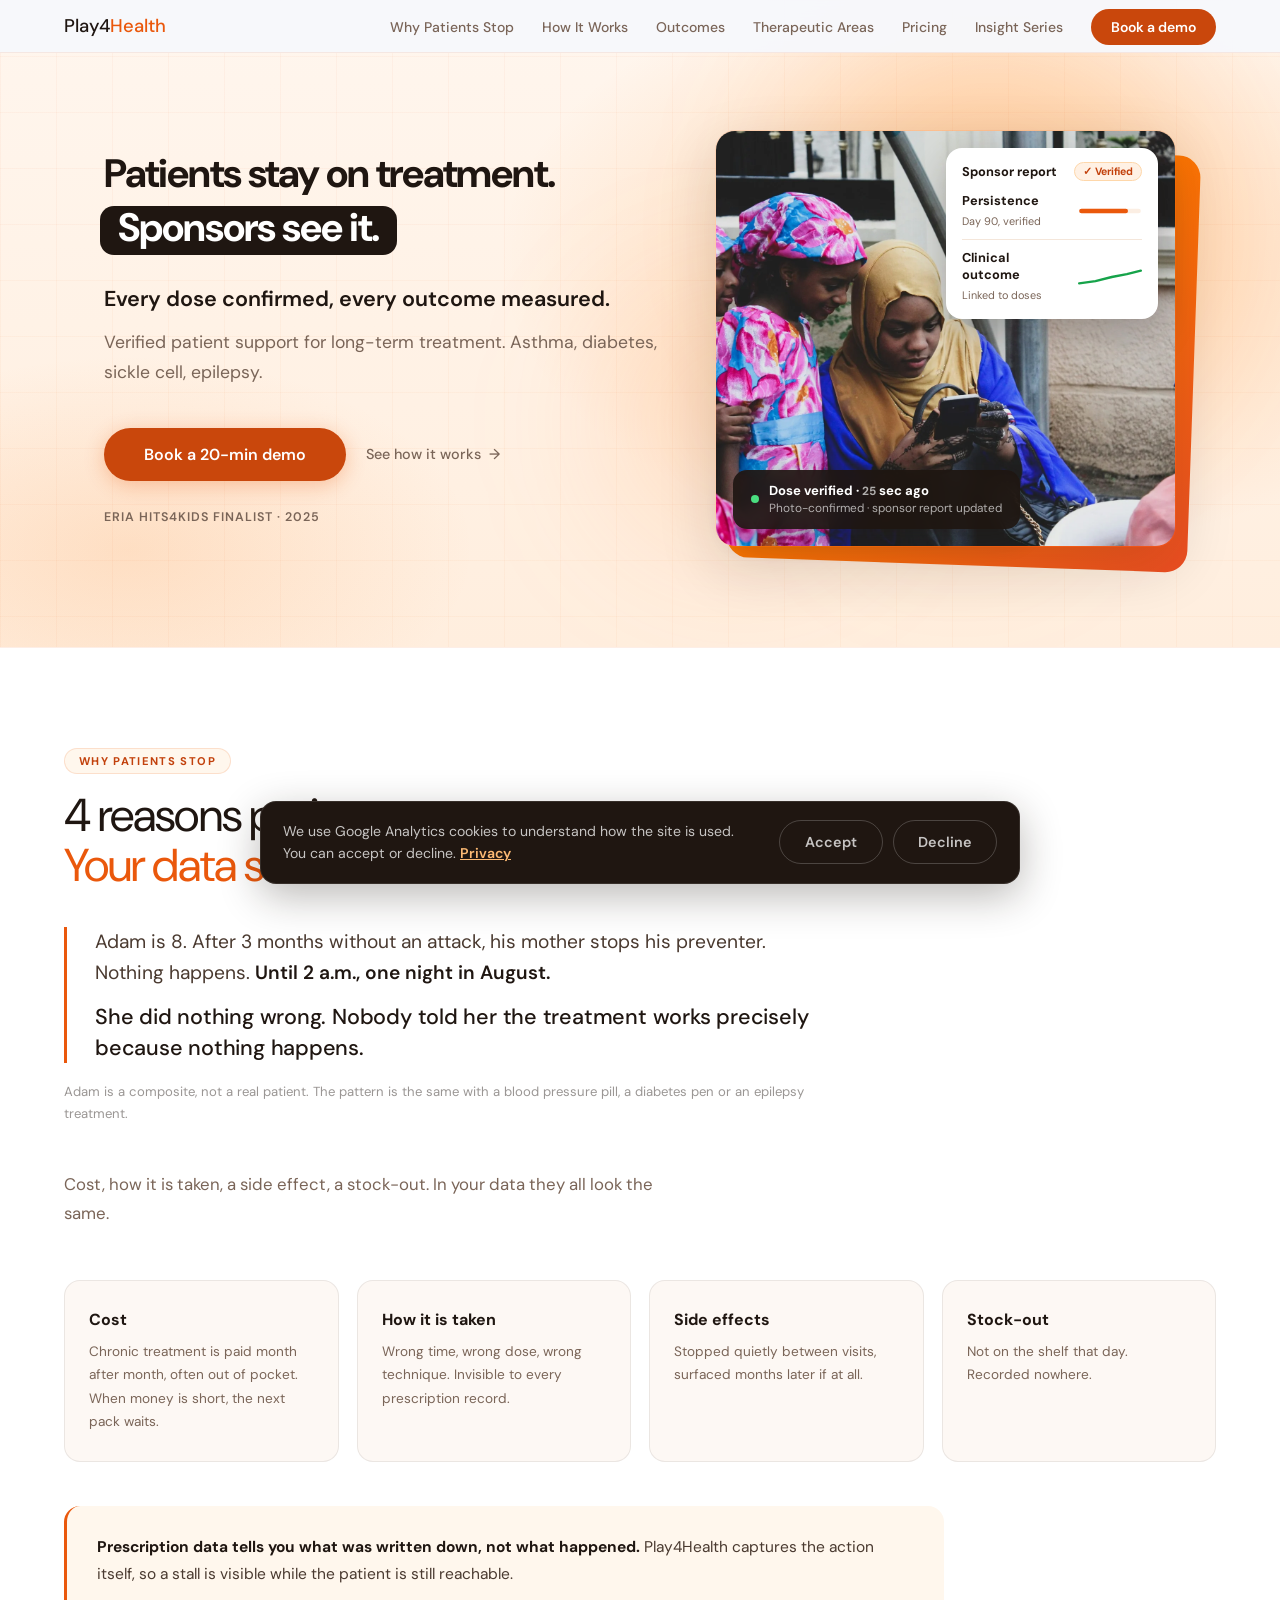
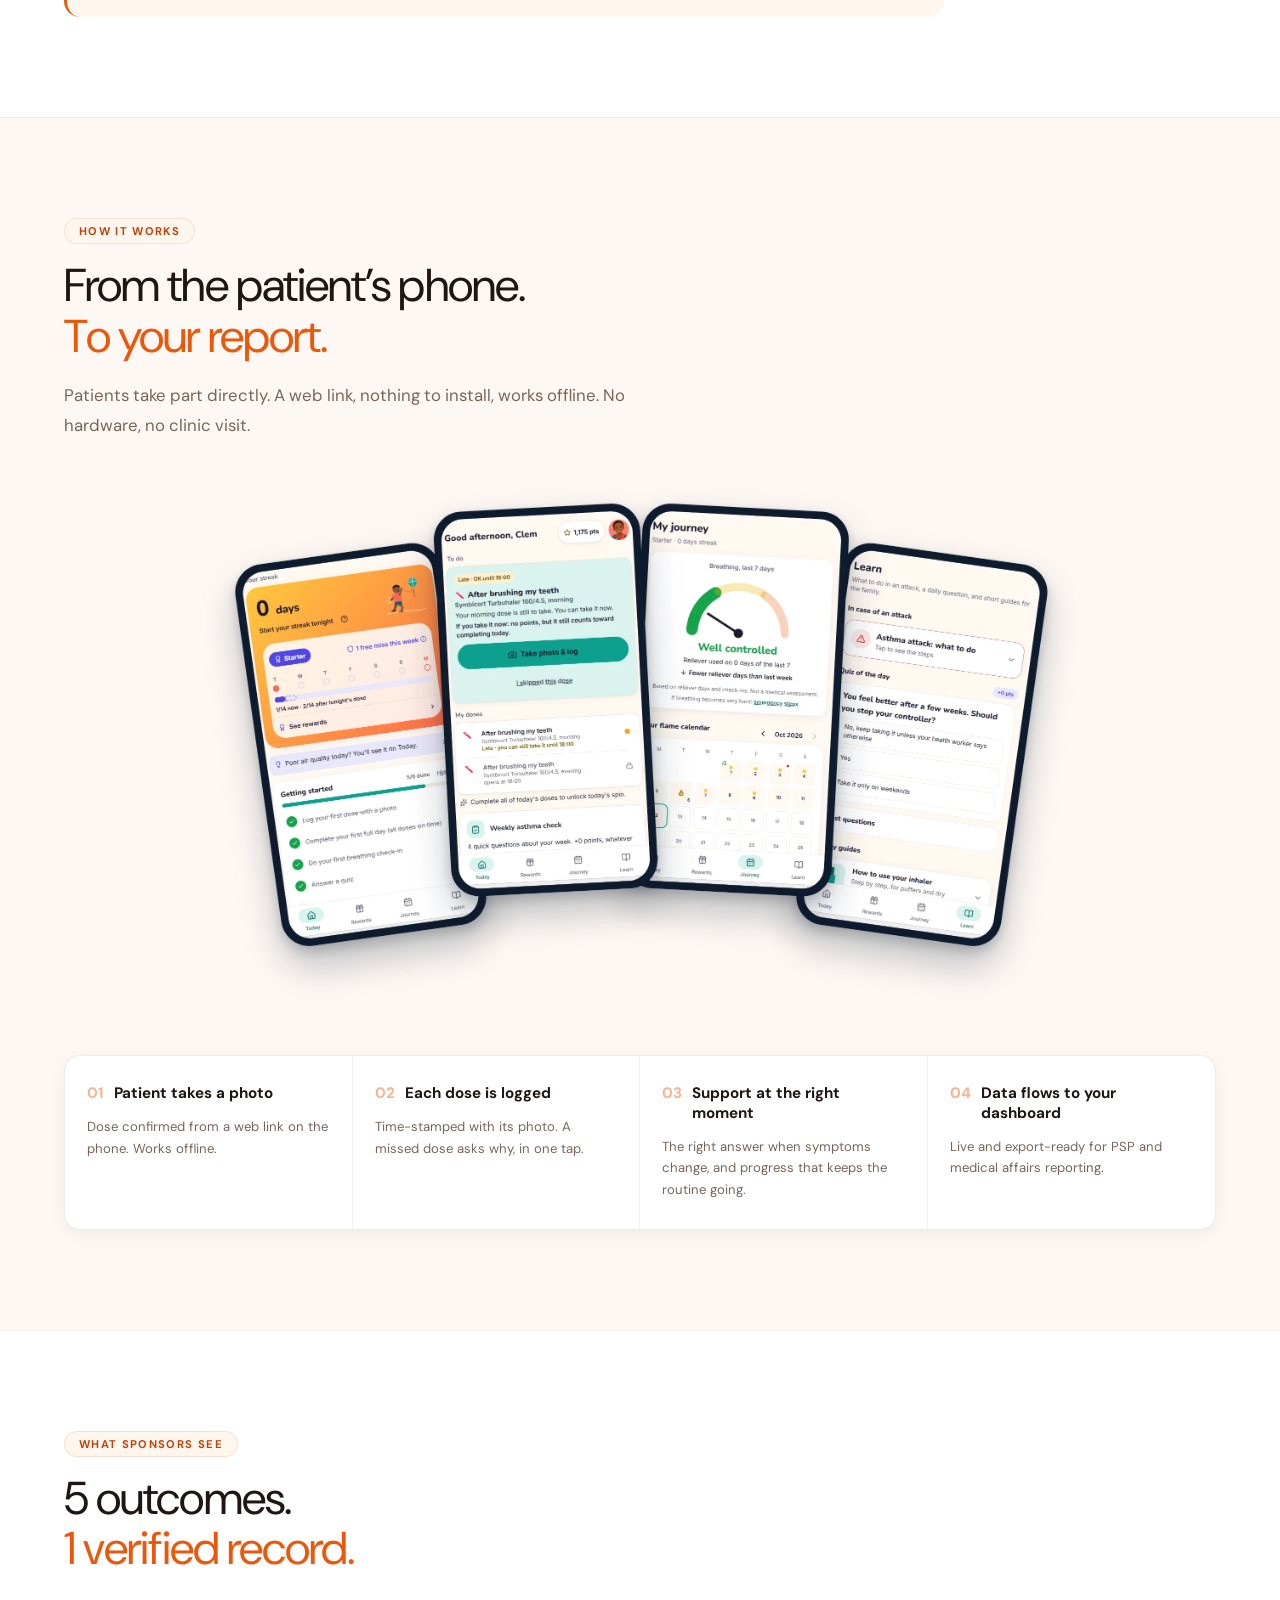
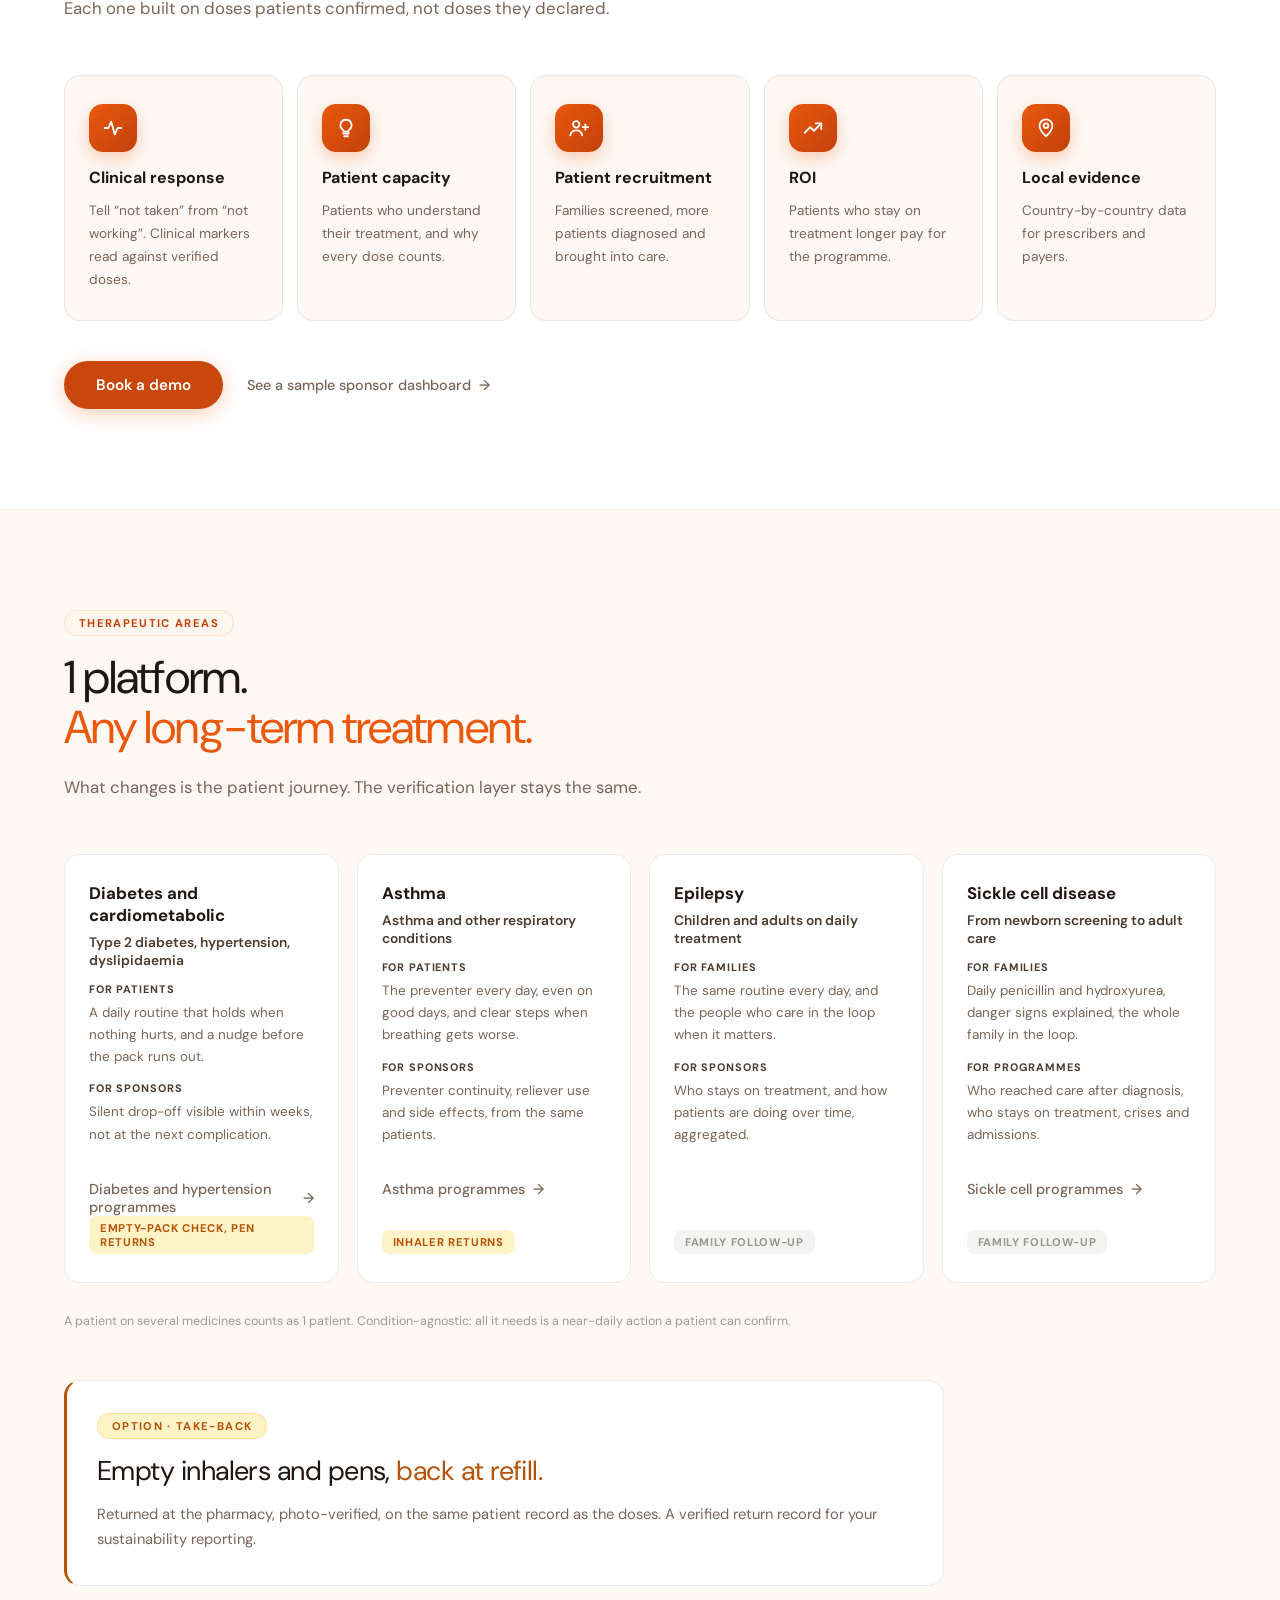
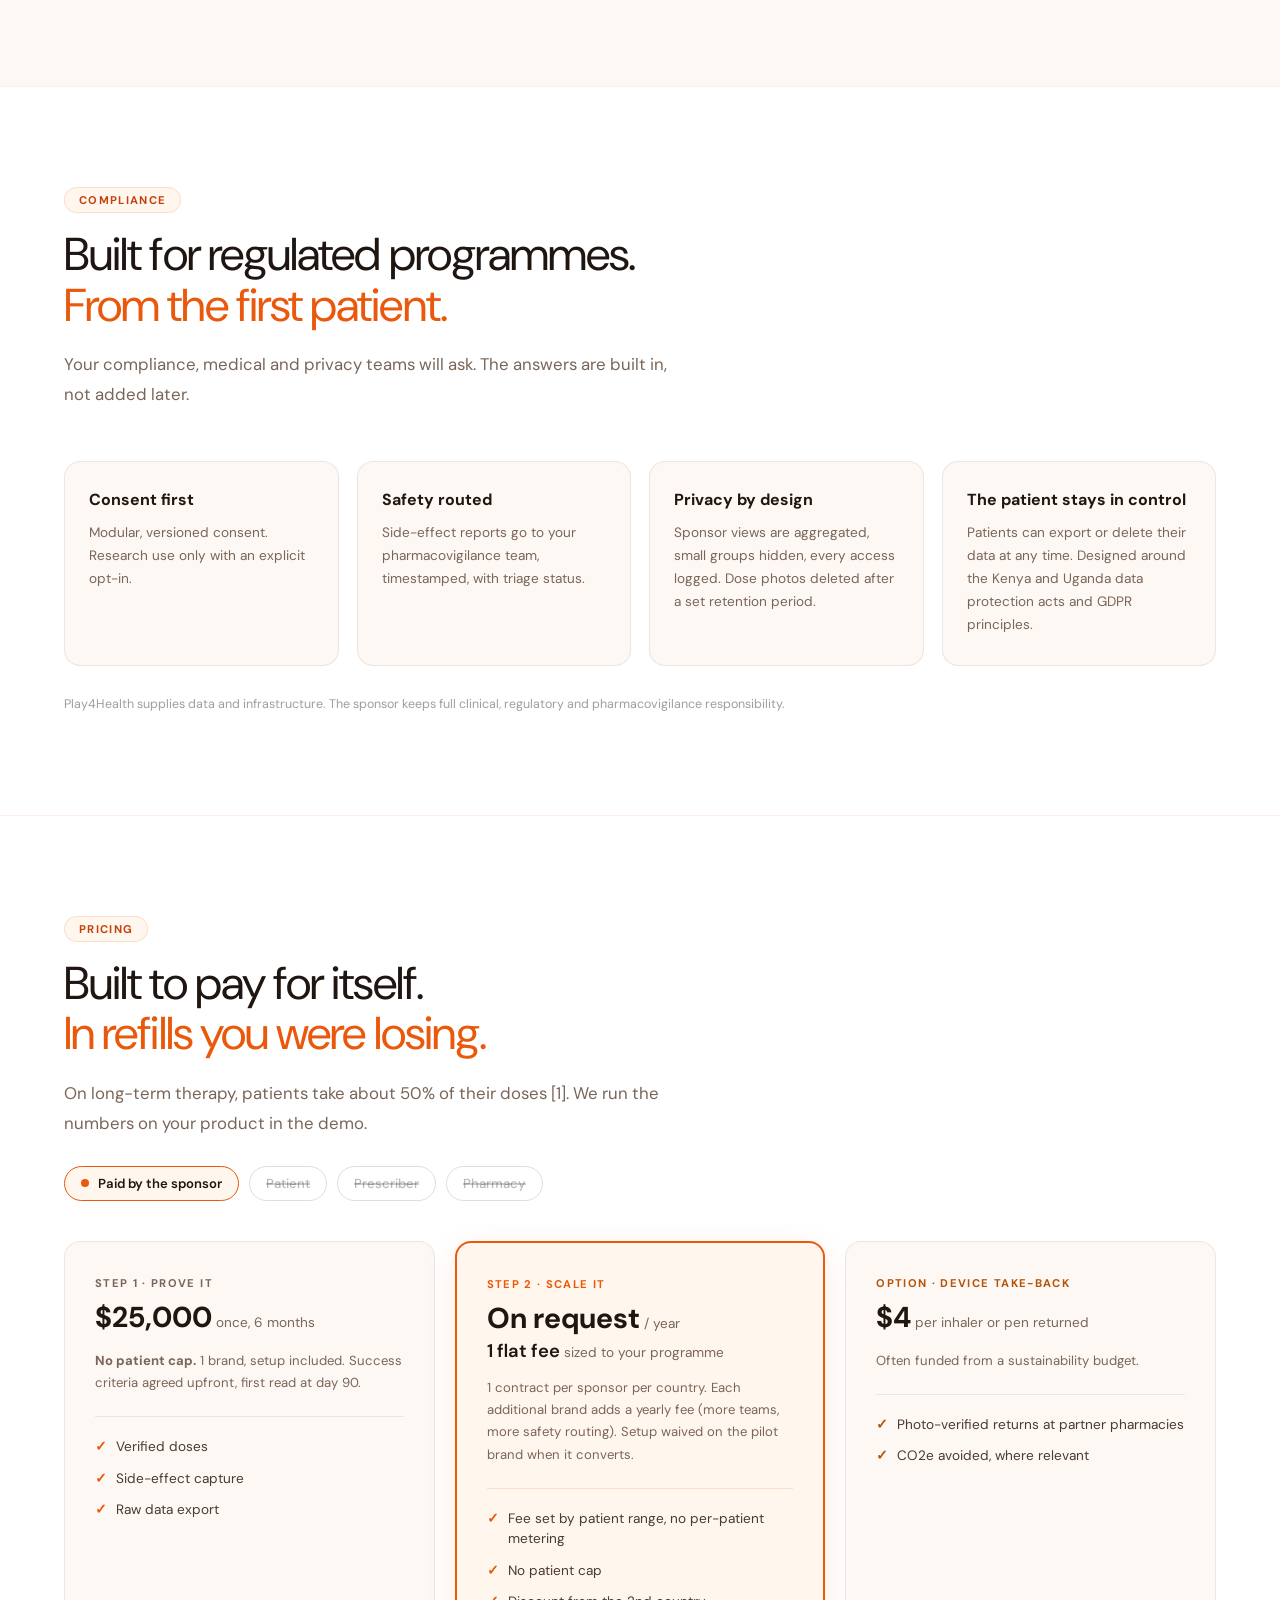
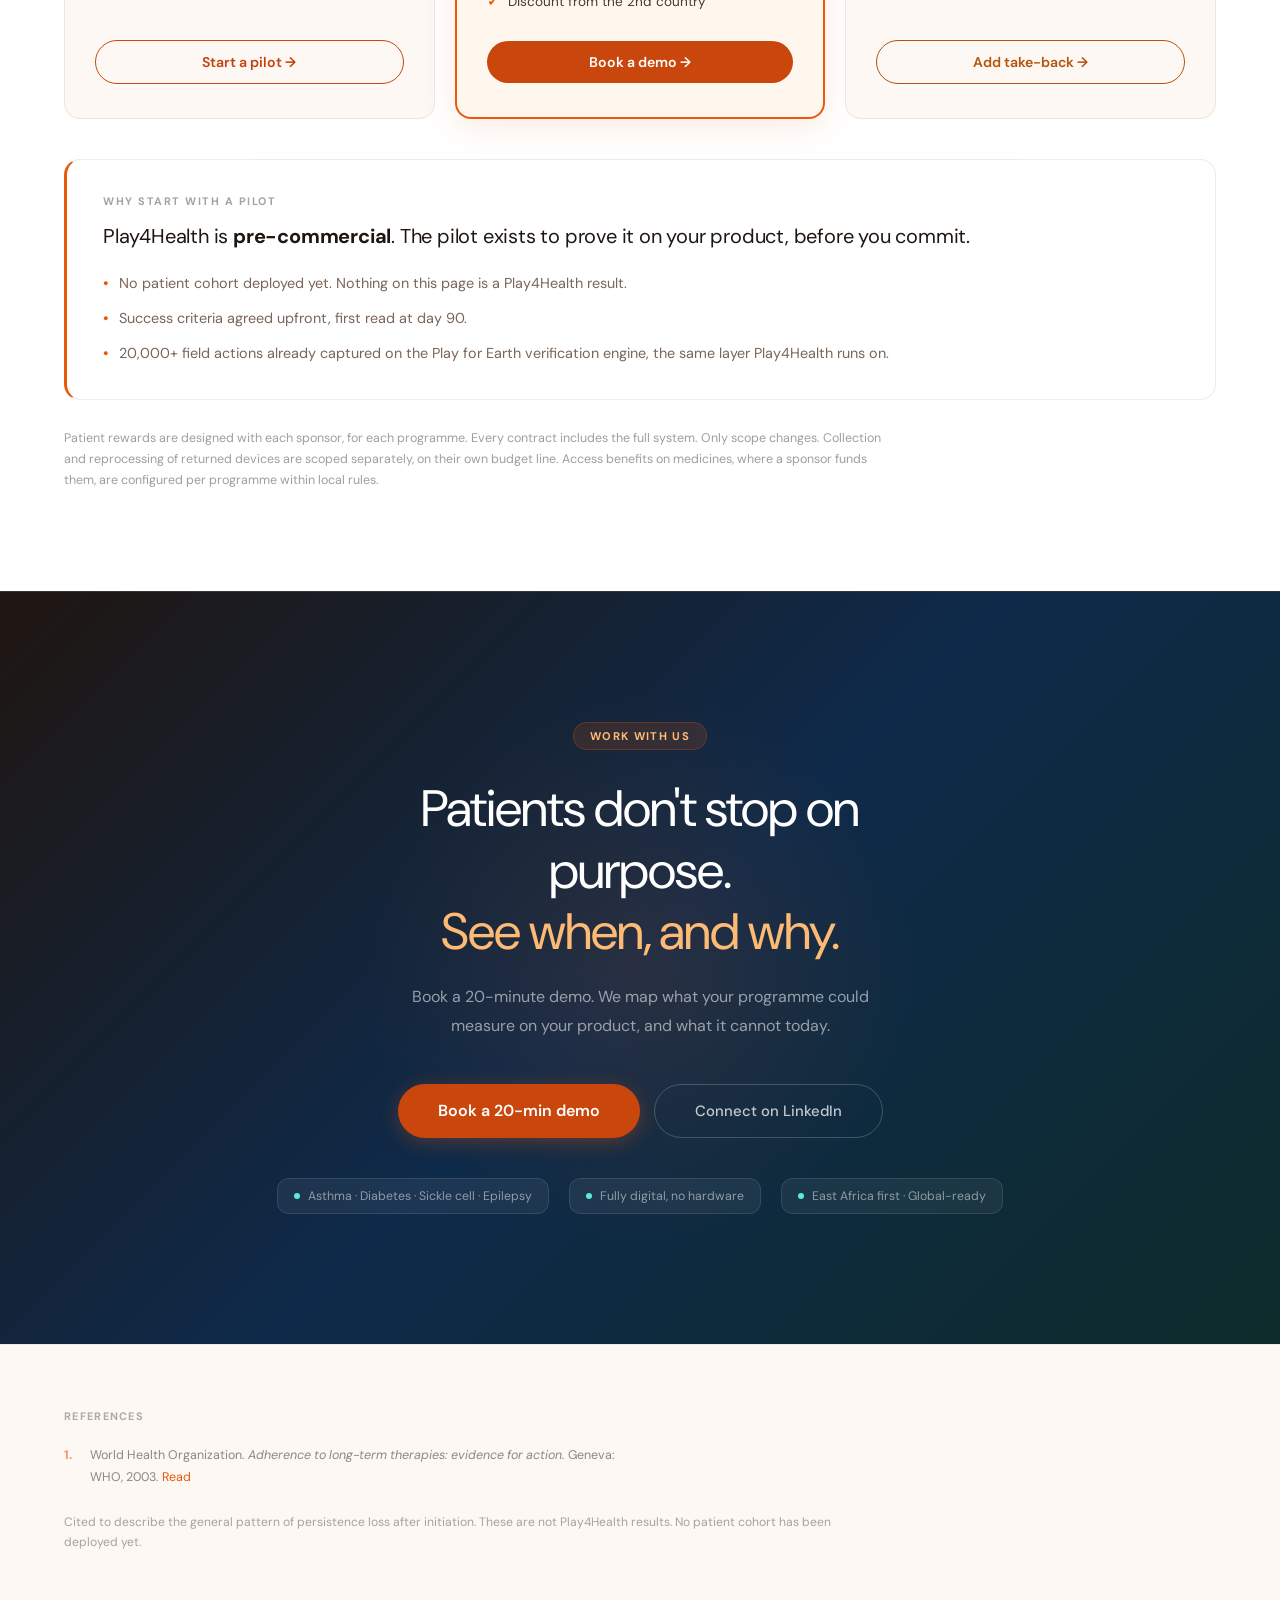
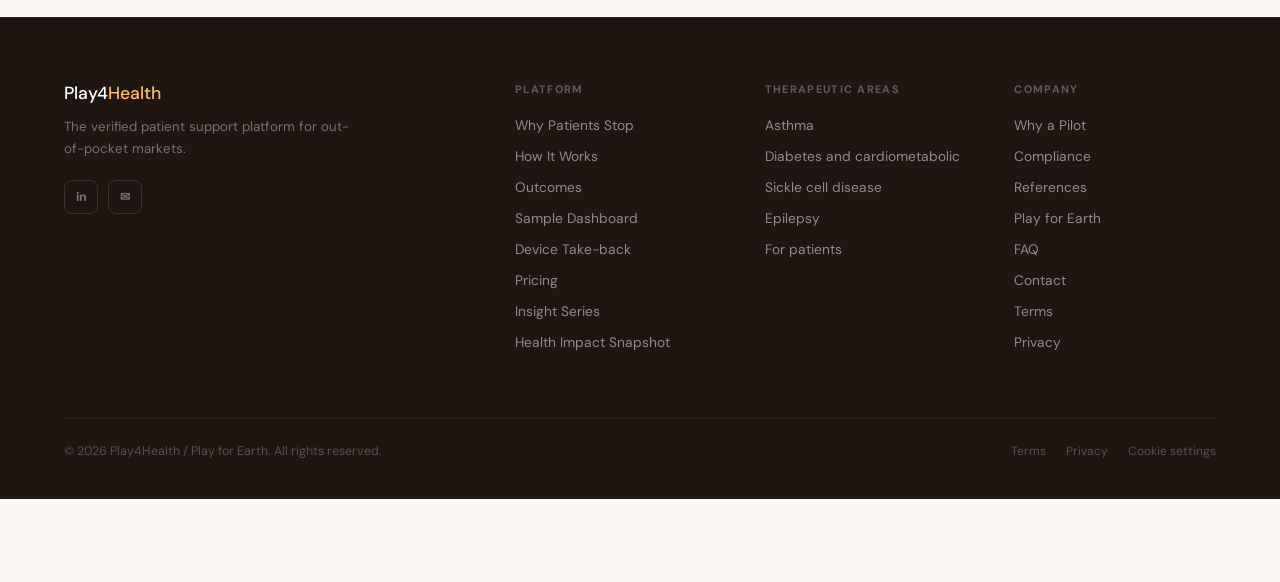
<file: index.html>
<!DOCTYPE html>
<html lang="en">
<head>
<meta charset="UTF-8">
<meta name="viewport" content="width=device-width, initial-scale=1.0">
<link rel="icon" href="/favicon.svg" type="image/svg+xml">
<link rel="icon" href="/favicon-32.png" type="image/png" sizes="32x32">
<link rel="apple-touch-icon" href="/apple-touch-icon.png">
<title>Play4Health - Patients stay on treatment. Sponsors see it.</title>
<meta name="description" content="For patients who pay out of pocket, Play4Health makes chronic treatment visible between clinic visits: each dose confirmed from the patient's phone, each refill on track. Asthma, diabetes and cardiometabolic, sickle cell, epilepsy. A web link, nothing to install, works offline.">
<meta property="og:title" content="Play4Health – Patients stay on treatment. Sponsors see it.">
<meta property="og:description" content="Each dose confirmed from the patient's phone. Each refill on track. Built for markets where patients pay out of pocket.">
<meta property="og:image" content="https://www.play4health.org/og-image.png">
<meta property="og:url" content="https://www.play4health.org/">
<meta property="og:type" content="website">
<meta name="twitter:card" content="summary_large_image">
<link rel="canonical" href="https://www.play4health.org/">
<link rel="preconnect" href="https://fonts.googleapis.com">
<link href="https://fonts.googleapis.com/css2?family=DM+Sans:wght@300;400;500;600;700&display=swap" rel="stylesheet">
<link rel="stylesheet" href="/site.css">
<script type="application/ld+json">{"@context": "https://schema.org", "@type": "Organization", "name": "Play4Health", "url": "https://www.play4health.org/", "logo": "https://www.play4health.org/logo-p4h.png", "description": "Verified patient support for long-term treatment. Patients confirm doses on their own phone; programme sponsors see persistence and outcomes. Asthma, diabetes, sickle cell disease, epilepsy.", "slogan": "Patients stay on treatment. Sponsors see it.", "email": "clement@play4health.org", "founder": {"@type": "Person", "name": "Clément Chabot", "honorificSuffix": "PharmD", "jobTitle": "Founder"}, "sameAs": ["https://www.linkedin.com/company/playforearth"], "parentOrganization": {"@type": "Organization", "name": "Play for Earth", "url": "https://www.playforearth.org"}, "award": "ERIA HITS4KIDS Finalist 2025", "knowsAbout": ["patient support programmes", "treatment persistence", "real-world evidence", "sickle cell disease", "asthma", "diabetes", "epilepsy"]}</script>
<style>
@keyframes blobFloat{0%,100%{transform:translateY(0) scale(1);}50%{transform:translateY(-18px) scale(1.04);}}

.hero-bg{position:absolute;inset:0;z-index:0;background:radial-gradient(ellipse 60% 70% at 78% 40%,rgba(255,122,0,0.26) 0%,transparent 65%),radial-gradient(ellipse 45% 50% at 10% 85%,rgba(251,146,60,0.18) 0%,transparent 60%),linear-gradient(180deg,#fff6ee 0%,#ffeede 100%);}
.hero-grid{position:absolute;inset:0;z-index:0;background-image:linear-gradient(rgba(234,88,12,0.04) 1px,transparent 1px),linear-gradient(90deg,rgba(234,88,12,0.04) 1px,transparent 1px);background-size:56px 56px;}
.hero-blob{position:absolute;border-radius:50%;filter:blur(70px);pointer-events:none;z-index:0;animation:blobFloat 9s ease-in-out infinite;}
.blob1{width:420px;height:420px;background:rgba(255,122,0,0.18);top:3%;right:6%;}
.blob2{width:260px;height:260px;background:rgba(251,146,60,0.18);top:45%;right:32%;animation-delay:2.5s;}
.blob3{width:180px;height:180px;background:rgba(255,138,26,0.2);bottom:18%;right:18%;animation-delay:5s;}

.hero{display:block;padding:0;position:relative;overflow:hidden;background:var(--bg);}
.hero-inner{display:grid;grid-template-columns:1.1fr 0.9fr;gap:48px;align-items:center;width:100%;max-width:var(--max-w);margin:0 auto;padding:130px var(--gutter) 100px;position:relative;z-index:2;}
.hero-copy{display:flex;flex-direction:column;align-items:flex-start;text-align:left;}
.hero-visual{position:relative;animation:fadeUp 0.8s ease 0.5s both;}
.hero-visual img{display:block;width:100%;height:auto;border-radius:20px;border:1px solid rgba(234,88,12,0.15);box-shadow:0 20px 60px rgba(31,22,17,0.14);}
.hero-visual::before{content:'';position:absolute;inset:0;transform:translate(18px,18px) rotate(2deg);border-radius:22px;background:linear-gradient(135deg,#ff8a1a 0%,#ff7a00 45%,#ec4e23 100%);z-index:-1;}
.hero-visual{z-index:0;isolation:isolate;}
.hero-card{position:absolute;top:18px;right:18px;width:min(260px,46%);background:#fff;border-radius:16px;box-shadow:0 14px 36px rgba(31,22,17,0.28);padding:14px 16px 6px;animation:fadeUp 0.8s ease 0.9s both;}
.hc-hd{display:flex;justify-content:space-between;align-items:center;margin-bottom:2px;}
.hc-hd b{font-size:0.8rem;color:var(--ink);}
.hc-pill{font-size:0.66rem;font-weight:700;color:var(--accent-text);background:#fff1e4;border:1px solid #fed7aa;border-radius:20px;padding:2px 8px;}
.hc-m{display:flex;justify-content:space-between;align-items:center;gap:8px;padding:9px 0;border-top:1px solid #f4e6da;}
.hc-hd+.hc-m{border-top:none;}
.hc-m b{display:block;font-size:0.8rem;color:var(--ink);}
.hc-m i{font-style:normal;font-size:0.68rem;color:var(--ink-light);}
.hc-m svg{flex-shrink:0;}
@media(max-width:600px){.hero-card{width:60%;top:10px;right:10px;padding:10px 12px 2px;}.hc-m+.hc-m{display:none;}.hero-chip strong{font-size:0.74rem!important;}.hero-chip span{font-size:0.66rem!important;}}
.hero-chip{position:absolute;left:18px;bottom:18px;display:flex;align-items:center;gap:10px;background:rgba(31,22,17,0.92);backdrop-filter:blur(8px);border-radius:14px;padding:12px 18px;box-shadow:0 8px 24px rgba(31,22,17,0.3);animation:fadeUp 0.8s ease 1s both;}
.chip-dot{width:8px;height:8px;border-radius:50%;background:#4ade80;flex-shrink:0;animation:pulse 2s ease-in-out infinite;}
.chip-text{display:flex;flex-direction:column;gap:2px;}
.chip-text strong{font-size:0.82rem;font-weight:700;color:white;line-height:1.3;}
.chip-text span{font-size:0.74rem;color:rgba(255,255,255,0.65);line-height:1.3;}
.hero h1{font-size:clamp(2rem,3.1vw,2.6rem);font-weight:700;line-height:1.1;letter-spacing:-0.025em;margin-bottom:28px;color:var(--ink);animation:fadeUp 0.8s ease 0.35s both;}
.hero h1 em{font-style:normal;display:inline-block;margin-top:10px;color:#fff;background:var(--ink);padding:0 18px 6px;border-radius:14px;margin-left:-4px;}
.hero-lines{font-size:1.1rem;line-height:1.7;color:var(--ink-light);max-width:560px;margin-bottom:40px;font-weight:400;animation:fadeUp 0.8s ease 0.5s both;}
.hero-sub{font-size:1.35rem;line-height:1.5;color:var(--ink);font-weight:600;max-width:600px;margin-bottom:12px;animation:fadeUp 0.8s ease 0.4s both;}
.hero-lines strong{color:var(--ink);font-weight:600;}
.hero-usp{list-style:none;display:flex;flex-direction:column;gap:12px;margin:14px 0 40px;max-width:560px;animation:fadeUp 0.8s ease 0.55s both;}
.hero-usp li{font-size:1rem;line-height:1.55;color:var(--ink-light);display:flex;gap:12px;align-items:flex-start;text-align:left;}
.hero-usp li::before{content:'\2713';color:var(--blue);font-weight:700;flex-shrink:0;}
.hero-usp strong{color:var(--ink);font-weight:700;}
.hero-cred{margin-top:28px;font-size:0.78rem;font-weight:600;letter-spacing:0.08em;text-transform:uppercase;color:var(--ink-light);animation:fadeUp 0.8s ease 0.75s both;}
.hero-actions{display:flex;gap:20px;align-items:center;flex-wrap:wrap;justify-content:flex-start;animation:fadeUp 0.8s ease 0.65s both;}
.not-tags{display:flex;gap:10px;flex-wrap:wrap;justify-content:flex-start;margin-bottom:28px;animation:fadeUp 0.8s ease 0.3s both;}
.not-tag{display:inline-flex;align-items:center;gap:9px;border:1px solid rgba(31,22,17,0.14);border-radius:32px;padding:8px 16px;font-size:0.82rem;font-weight:500;color:rgba(31,22,17,0.3);}
.not-tag .nt-label{text-decoration:line-through;text-decoration-thickness:1.5px;text-decoration-color:rgba(31,22,17,0.22);}
.not-active{border-color:var(--blue)!important;color:var(--ink)!important;background:var(--blue-faint);font-weight:600;}
.not-active .nt-label{text-decoration:none!important;}
.not-dot{width:8px;height:8px;border-radius:50%;background:var(--blue);flex-shrink:0;}

.logos-strip{background:white;border-top:1px solid var(--border);border-bottom:1px solid var(--border);padding:28px var(--gutter);}
.logos-inner{max-width:var(--max-w);margin:0 auto;display:flex;align-items:center;gap:40px;flex-wrap:wrap;justify-content:center;}
.logos-label{font-size:0.78rem;font-weight:600;letter-spacing:0.1em;text-transform:uppercase;color:rgba(31,22,17,0.3);}
.logo-item{font-size:1rem;color:rgba(31,22,17,0.5);}
.logo-item sup{font-size:0.6rem;color:var(--blue);vertical-align:super;margin-left:2px;font-weight:600;}
.logos-note{max-width:var(--max-w);margin:14px auto 0;text-align:center;font-size:0.72rem;color:rgba(31,22,17,0.3);}

/* ===== WHY WE EXIST ===== */

/* ===== WHY PATIENTS STOP ===== */
#whystop{background:white;border-top:1px solid var(--border);}
.story{max-width:760px;margin-top:36px;border-left:3px solid var(--blue);padding-left:28px;}
.story p{font-size:1.2rem;line-height:1.6;color:var(--ink-mid);margin-bottom:14px;}
.story p strong{color:var(--ink);font-weight:600;}
.story .beat{font-size:1.35rem;line-height:1.4;color:var(--ink);font-weight:500;letter-spacing:-0.01em;}
.story-note{margin-top:18px;font-size:0.82rem;color:rgba(31,22,17,0.45);line-height:1.7;max-width:760px;}
.why-grid{display:grid;grid-template-columns:repeat(4,1fr);gap:18px;margin-top:52px;}
.why-card{background:var(--bg);border:1px solid var(--border-dark);border-radius:var(--radius);padding:28px 24px;transition:all 0.25s;}
.why-card:hover{transform:translateY(-2px);box-shadow:0 8px 28px rgba(234,88,12,0.08);border-color:rgba(234,88,12,0.22);}
.why-card h3{font-size:1rem;font-weight:700;color:var(--ink);margin-bottom:10px;}
.why-card p{font-size:0.85rem;color:var(--ink-light);line-height:1.7;}
.highlight{margin-top:44px;padding:28px 30px;background:var(--blue-faint);border-left:3px solid var(--blue);border-radius:var(--radius);max-width:880px;}
.highlight p{font-size:0.97rem;color:var(--ink-mid);line-height:1.78;}
.highlight strong{color:var(--ink);font-weight:700;}
@media(max-width:1100px){.why-grid{grid-template-columns:repeat(2,1fr);}}
@media(max-width:600px){.why-grid{grid-template-columns:1fr;}}

/* ===== EVIDENCE ===== */

/* ===== HOW IT WORKS ===== */
#how{background:var(--bg);border-top:1px solid var(--border);}
.how-steps{display:grid;grid-template-columns:repeat(4,1fr);gap:0;margin-top:52px;border:1px solid var(--border-dark);border-radius:var(--radius);overflow:hidden;background:white;box-shadow:0 4px 20px rgba(31,22,17,0.06);}
.hw-step{padding:28px 22px;border-right:1px solid rgba(31,22,17,0.07);transition:background 0.25s;}
.hw-step:last-child{border-right:none;}
.hw-step:hover{background:var(--blue-faint);}
.how-visual{margin:44px auto 0;max-width:880px;}
.how-visual img{display:block;width:100%;height:auto;}
.hw-step-header{display:flex;align-items:baseline;gap:10px;margin-bottom:12px;}
.hw-num{font-size:0.95rem;font-weight:700;color:var(--blue);opacity:0.45;line-height:1;flex-shrink:0;}
.hw-step h4{font-size:0.95rem;font-weight:700;color:var(--ink);line-height:1.3;}
.hw-step p{font-size:0.82rem;color:var(--ink-light);line-height:1.65;}

/* ===== MOTIVATION / OUTCOMES / PRESCRIBERS / TRUST (shared card grid) ===== */
#outcomes{background:white;border-top:1px solid var(--border);}
#trust{background:white;border-top:1px solid var(--border);}
.out-grid{display:grid;grid-template-columns:repeat(3,1fr);gap:18px;margin-top:52px;}
.out-grid.four{grid-template-columns:repeat(4,1fr);}
.out-grid.five{grid-template-columns:repeat(5,1fr);gap:14px;}
.out-ico{width:48px;height:48px;border-radius:14px;background:linear-gradient(135deg,#ea580c,#c2410c);box-shadow:0 6px 16px rgba(234,88,12,0.28);color:#fff;display:flex;align-items:center;justify-content:center;margin-bottom:16px;}
.out-cta{display:flex;gap:24px;align-items:center;flex-wrap:wrap;}
.out-card{background:var(--bg);border:1px solid var(--border-dark);border-radius:var(--radius);padding:28px 24px;transition:all 0.25s;}
.out-card:hover{transform:translateY(-2px);box-shadow:0 8px 28px rgba(234,88,12,0.08);border-color:rgba(234,88,12,0.22);}
.out-card h3{font-size:1rem;font-weight:700;color:var(--ink);margin-bottom:10px;line-height:1.3;}
.out-card p{font-size:0.85rem;color:var(--ink-light);line-height:1.7;}
.out-list{list-style:none;display:grid;grid-template-columns:1fr 1fr;gap:14px 40px;margin-top:40px;max-width:900px;}
.out-list li{font-size:1rem;color:var(--ink-mid);line-height:1.5;display:flex;gap:12px;align-items:flex-start;}
.out-list li::before{content:'\2713';color:var(--blue);font-weight:700;flex-shrink:0;}
.out-cta{margin-top:40px;}
@media(max-width:700px){.out-list{grid-template-columns:1fr;}}
@media(max-width:1100px){.out-grid,.out-grid.four,.out-grid.five{grid-template-columns:repeat(2,1fr);}}
@media(max-width:600px){.out-grid,.out-grid.four,.out-grid.five{grid-template-columns:1fr;}}

/* ===== DASHBOARD ===== */
#dashboard{background:var(--bg2);border-top:1px solid var(--border);padding:100px var(--gutter);}
.kpi-list{list-style:none;display:flex;flex-wrap:wrap;gap:10px;margin:28px 0 40px;}
.kpi-list li{font-size:0.83rem;font-weight:600;color:var(--ink-mid);background:white;border:1px solid var(--border);border-radius:24px;padding:8px 16px;}
.platform-embed-wrap{max-width:var(--max-w);margin:0 auto;border-radius:16px;overflow:hidden;box-shadow:0 8px 40px rgba(31,22,17,0.1);border:1px solid var(--border);background:var(--bg3);position:relative;}
.platform-embed-bar{background:#f8efe7;border-bottom:1px solid var(--border);padding:10px 16px;display:flex;align-items:center;gap:10px;}
.embed-dot{width:10px;height:10px;border-radius:50%;}
.platform-embed-bar .embed-label{font-size:11px;color:rgba(31,22,17,0.35);margin-left:4px;letter-spacing:0.04em;}
.platform-embed-bar .embed-live{margin-left:auto;display:flex;align-items:center;gap:5px;font-size:11px;font-weight:600;color:var(--green);}
.embed-pulse{width:7px;height:7px;border-radius:50%;background:var(--green);animation:epulse 1.8s infinite;}
@keyframes epulse{0%,100%{opacity:1;transform:scale(1)}50%{opacity:.35;transform:scale(.6)}}
.platform-embed-wrap iframe{display:block;width:100%;height:680px;border:none;}
.platform-embed-cta{display:flex;align-items:center;justify-content:space-between;padding:18px 24px;background:var(--blue-faint);border-top:1px solid var(--border);flex-wrap:wrap;gap:12px;}
.platform-embed-cta p{font-size:0.88rem;color:var(--ink-light);line-height:1.5;}
.platform-embed-cta p strong{color:var(--ink);}
.btn-embed-full{display:inline-flex;align-items:center;gap:7px;background:var(--btn);color:white;padding:10px 22px;border-radius:24px;font-size:0.86rem;font-weight:600;text-decoration:none;white-space:nowrap;transition:background 0.2s;flex-shrink:0;}
.btn-embed-full:hover{background:var(--blue-dark);}

/* ===== RECOVERY ===== */
.rec-eyebrow{display:inline-flex;align-items:center;gap:8px;background:var(--teal-pale);border:1px solid rgba(245,158,11,0.25);color:var(--teal);font-size:0.7rem;font-weight:700;letter-spacing:0.12em;text-transform:uppercase;padding:5px 14px;border-radius:20px;margin-bottom:16px;}
.rec-stat{background:var(--bg);border:1px solid var(--border-dark);border-left:3px solid var(--teal);border-radius:var(--radius);padding:28px 26px;}
.rec-stat-num{font-size:2.6rem;font-weight:400;color:var(--teal);line-height:1;margin-bottom:8px;letter-spacing:-0.02em;}
.rec-stat-desc{font-size:0.85rem;color:var(--ink-light);line-height:1.7;}
.rec-stat-src{margin-top:14px;padding-top:12px;border-top:1px solid var(--border-dark);font-size:0.72rem;color:rgba(31,22,17,0.38);line-height:1.6;}

/* ===== TAKE-BACK (inside therapeutic areas) ===== */
.takeback{display:block;max-width:880px;gap:40px;align-items:center;margin-top:48px;background:white;border:1px solid var(--border-dark);border-left:3px solid var(--teal);border-radius:var(--radius);padding:32px 30px;}
.takeback h3{font-size:clamp(1.3rem,2.2vw,1.7rem);font-weight:400;line-height:1.2;letter-spacing:-0.02em;color:var(--ink);margin-bottom:14px;}
.takeback h3 em{color:var(--teal);font-style:normal;}
.takeback p{font-size:0.92rem;color:var(--ink-light);line-height:1.75;}
@media(max-width:1100px){.takeback{grid-template-columns:1fr;gap:24px;}}

/* ===== THERAPEUTIC AREAS ===== */
#usecases{background:var(--bg);border-top:1px solid var(--border);}
.uc-grid{display:grid;grid-template-columns:repeat(4,1fr);gap:18px;margin-top:52px;}
.uc-card{background:white;border:1px solid var(--border-dark);border-radius:var(--radius);padding:28px 24px;display:flex;flex-direction:column;transition:all 0.25s;}
.uc-card:hover{transform:translateY(-2px);box-shadow:0 8px 28px rgba(234,88,12,0.08);border-color:rgba(234,88,12,0.22);}
.uc-card h3{font-size:1.05rem;font-weight:700;color:var(--ink);margin-bottom:6px;line-height:1.3;}
.uc-conditions{font-size:0.86rem;font-weight:600;color:var(--ink-mid);margin-bottom:12px;}
.uc-card p{font-size:0.84rem;color:var(--ink-light);line-height:1.7;margin-bottom:20px;}
.uc-split{display:flex;flex-direction:column;gap:12px;margin-bottom:20px;}
.uc-split div{font-size:0.84rem;color:var(--ink-light);line-height:1.65;}
.uc-split .uc-who{display:block;font-size:0.68rem;font-weight:700;letter-spacing:0.08em;text-transform:uppercase;color:var(--ink-mid);margin-bottom:3px;}
.uc-tag{margin-top:auto;font-size:0.7rem;font-weight:700;letter-spacing:0.06em;text-transform:uppercase;padding:5px 11px;border-radius:8px;align-self:flex-start;}
.uc-device{background:var(--teal-pale);color:var(--teal);}
.uc-nodevice{background:rgba(31,22,17,0.05);color:rgba(31,22,17,0.42);}
@media(max-width:1100px){.uc-grid{grid-template-columns:repeat(2,1fr);}}
@media(max-width:600px){.uc-grid{grid-template-columns:1fr;}}

/* ===== WHERE WE STAND ===== */
.stand-box.pilot-box{max-width:none;margin:40px 0 0;box-shadow:none;}
.stand-box{max-width:820px;margin:0 auto;background:white;border:1px solid var(--border-dark);border-left:3px solid var(--blue);border-radius:var(--radius);padding:34px 36px;box-shadow:0 4px 20px rgba(31,22,17,0.05);}
.stand-label{font-size:0.68rem;font-weight:700;letter-spacing:0.14em;text-transform:uppercase;color:rgba(31,22,17,0.4);margin-bottom:14px;}
.stand-lead{font-size:1.25rem;font-weight:400;color:var(--ink);line-height:1.4;letter-spacing:-0.01em;margin-bottom:22px;}
.stand-lead strong{font-weight:700;}
.stand-list{list-style:none;display:flex;flex-direction:column;gap:12px;}
.stand-list li{font-size:0.9rem;color:var(--ink-light);line-height:1.6;display:flex;gap:10px;align-items:flex-start;}
.stand-list li::before{content:'\2022';color:var(--blue);font-weight:700;flex-shrink:0;}
@media(max-width:700px){.stand-box{padding:26px 24px;}.stand-lead{font-size:1.08rem;}}

/* ===== PILOT ===== */
#pilot{background:white;border-top:1px solid var(--border);}

/* ===== PRICING ===== */
#pilot .not-tags{margin:28px 0 0;animation:none;}
.pricing-grid{display:grid;grid-template-columns:repeat(3,1fr);gap:20px;margin-top:40px;align-items:stretch;max-width:var(--max-w);}
.price-card{background:var(--bg);border:1px solid var(--border-dark);border-radius:var(--radius);padding:34px 30px;transition:all 0.25s;display:flex;flex-direction:column;}
.price-card:hover{transform:translateY(-2px);box-shadow:0 8px 28px rgba(234,88,12,0.1);}
.price-card.featured{background:var(--blue-faint);border:2px solid var(--blue);box-shadow:0 8px 32px rgba(234,88,12,0.12);}
.price-card.option .price-tier{color:var(--teal);}
.price-card.option .price-features li::before{color:var(--teal);}
.price-tier{font-size:0.7rem;font-weight:700;letter-spacing:0.12em;text-transform:uppercase;color:var(--ink-light);margin-bottom:12px;}
.price-card.featured .price-tier{color:var(--blue);}
.price-main{font-size:1.8rem;font-weight:700;color:var(--ink);line-height:1.1;margin-bottom:6px;}
.price-card.featured .price-main{color:var(--ink);}
.price-plus{display:block;font-size:1.15rem;font-weight:600;margin-top:6px;}
.price-per{font-size:0.85rem;font-weight:400;color:var(--ink-light);}
.price-card.featured .price-per{color:var(--ink-light);}
.price-setup{font-size:0.82rem;color:var(--ink-light);margin:10px 0 22px;line-height:1.7;}
.price-card.featured .price-setup{color:var(--ink-light);}
.price-divider{height:1px;background:var(--border-dark);margin-bottom:20px;}
.price-card.featured .price-divider{background:rgba(234,88,12,0.15);}
.price-features{list-style:none;display:flex;flex-direction:column;gap:11px;margin-bottom:28px;}
.price-features li{font-size:0.85rem;color:var(--ink-mid);display:flex;gap:9px;line-height:1.5;}
.price-features li::before{content:'\2713';color:var(--blue);font-weight:700;flex-shrink:0;}
.price-card.featured .price-features li{color:var(--ink-mid);}
.price-card.featured .price-features li::before{color:var(--blue);}
.price-btn{display:block;margin-top:auto;text-align:center;padding:12px 20px;border-radius:24px;font-size:0.88rem;font-weight:600;text-decoration:none;transition:all 0.2s;}
.pbo{border:1.5px solid var(--btn);color:var(--accent-text);}
.pbo:hover{background:var(--btn);color:white;}
.pbf{background:var(--btn);color:white;}
.pbf:hover{background:var(--blue-dark);}
.pbt{border:1.5px solid var(--teal);color:var(--teal);}
.pbt:hover{background:var(--teal);color:white;}
@media(max-width:1100px){.pricing-grid{grid-template-columns:1fr 1fr;}}

/* ===== REFERENCES ===== */
#references{background:var(--bg);border-top:1px solid var(--border);padding:64px var(--gutter);}
.refs-label{font-size:0.68rem;font-weight:700;letter-spacing:0.12em;text-transform:uppercase;color:rgba(31,22,17,0.35);margin-bottom:22px;}
.refs-list{list-style:none;display:grid;grid-template-columns:1fr 1fr;gap:14px 40px;max-width:var(--max-w);}
.refs-list li{font-size:0.78rem;color:rgba(31,22,17,0.5);line-height:1.7;padding-left:26px;position:relative;}
.refs-list li span.rn{position:absolute;left:0;top:0;font-weight:700;color:var(--blue);opacity:0.6;}
.refs-list li a{color:var(--blue);text-decoration:none;}
.refs-list li a:hover{text-decoration:underline;}
.refs-note{margin-top:24px;font-size:0.76rem;color:rgba(31,22,17,0.38);line-height:1.7;max-width:820px;}
@media(max-width:800px){.refs-list{grid-template-columns:1fr;}}

/* ===== CONTACT ===== */
#contact{background:linear-gradient(135deg,#1f1611 0%,#0e2a4a 50%,#0d2b2a 100%);border-top:1px solid rgba(234,88,12,0.2);text-align:center;padding:130px var(--gutter);position:relative;overflow:hidden;}
#contact::before{content:'';position:absolute;top:50%;left:50%;transform:translate(-50%,-50%);width:600px;height:600px;border-radius:50%;background:radial-gradient(circle,rgba(234,88,12,0.12) 0%,transparent 65%);}
.contact-pill{display:inline-flex;align-items:center;gap:8px;background:rgba(234,88,12,0.15);border:1px solid rgba(234,88,12,0.25);border-radius:24px;padding:6px 16px;font-size:0.7rem;font-weight:700;letter-spacing:0.12em;text-transform:uppercase;color:#fdba74;margin-bottom:28px;}
.contact-inner{position:relative;z-index:1;}
#contact h2{font-size:clamp(2rem,4vw,3.2rem);font-weight:400;color:white;line-height:1.2;margin-bottom:20px;max-width:620px;margin-left:auto;margin-right:auto;letter-spacing:-0.02em;}
#contact h2 em{color:#fdba74;font-style:normal;}
#contact p{font-size:1rem;color:rgba(255,255,255,0.55);line-height:1.8;max-width:480px;margin:0 auto 44px;}
.cta-buttons{display:flex;gap:14px;justify-content:center;flex-wrap:wrap;}
.trust-badges{display:flex;justify-content:center;gap:20px;flex-wrap:wrap;margin-top:40px;}
.trust-badge{background:rgba(255,255,255,0.06);border:1px solid rgba(255,255,255,0.1);border-radius:12px;padding:9px 16px;font-size:0.77rem;color:rgba(255,255,255,0.5);display:flex;align-items:center;gap:8px;}
.tbdot{width:6px;height:6px;border-radius:50%;background:#5eead4;flex-shrink:0;}

@media(max-width:1100px){
  .how-steps{grid-template-columns:repeat(2,1fr);}
  .hw-step:nth-child(2){border-right:none;}
  .hw-step:nth-child(3){border-top:1px solid rgba(31,22,17,0.07);border-right:1px solid rgba(31,22,17,0.07);}
  .hw-step:nth-child(4){border-top:1px solid rgba(31,22,17,0.07);border-right:none;}}
@media(max-width:900px){
  #contact{padding:96px var(--gutter);}
  #dashboard{padding:72px var(--gutter);}
  #references{padding:56px var(--gutter);}
  .hero-inner{grid-template-columns:1fr;gap:36px;padding:96px var(--gutter) 72px;}
  .hero-visual{order:-1;}
  .hero-chip{left:12px;bottom:12px;padding:10px 14px;}
  .hero-copy{align-items:center;text-align:center;}
  .not-tags,.hero-actions{justify-content:center;}
  .hero h1{font-size:clamp(2rem,7vw,3rem);}
  .hero-actions{flex-direction:column;align-items:stretch;}
  .btn-primary,.btn-ghost{text-align:center;justify-content:center;}
  .how-steps{grid-template-columns:1fr;}
  .hw-step{border-right:none!important;border-top:1px solid rgba(31,22,17,0.07)!important;}
  .hw-step:first-child{border-top:none!important;}
  #pilot .not-tags{justify-content:flex-start;}
  .pricing-grid{grid-template-columns:1fr;max-width:420px;}
  .cta-buttons{flex-direction:column;align-items:center;}
  .btn-outline{width:100%;max-width:320px;text-align:center;}
  .trust-badges{flex-direction:column;align-items:center;}
  .platform-embed-wrap iframe{height:480px;}
  .platform-embed-cta{flex-direction:column;align-items:flex-start;}
  .highlight{padding:24px 22px;}}
@media(max-width:480px){
  .hero h1{font-size:clamp(1.8rem,8vw,2.4rem);}
  .rec-stat-num{font-size:2.2rem;}
  .platform-embed-wrap iframe{height:360px;}}
</style>
</head>
<body>

<nav id="mainNav">
  <a href="/" class="nav-logo">Play4<span>Health</span></a>
  <ul class="nav-links">
    <li><a href="#whystop">Why Patients Stop</a></li>
    <li><a href="#how">How It Works</a></li>
    <li><a href="#outcomes">Outcomes</a></li>
    <li><a href="#usecases">Therapeutic Areas</a></li>
    <li><a href="#pilot">Pricing</a></li>
    <li><a href="/insight-series">Insight Series</a></li>
    <li><a href="/contact" class="nav-cta">Book a demo</a></li>
  </ul>
  <button class="nav-hamburger" id="hamburger" aria-label="Menu">
    <span></span><span></span><span></span>
  </button>
</nav>

<nav class="mobile-menu" id="mobileMenu">
  <a href="#whystop" class="mobile-menu-link">Why Patients Stop <span class="arrow">&rarr;</span></a>
  <a href="#how" class="mobile-menu-link">How It Works <span class="arrow">&rarr;</span></a>
  <a href="#outcomes" class="mobile-menu-link">Outcomes <span class="arrow">&rarr;</span></a>
  <a href="#usecases" class="mobile-menu-link">Therapeutic Areas <span class="arrow">&rarr;</span></a>
  <a href="#trust" class="mobile-menu-link">Compliance <span class="arrow">&rarr;</span></a>
  <a href="#pilot" class="mobile-menu-link">Pricing <span class="arrow">&rarr;</span></a>
  <a href="/insight-series" class="mobile-menu-link">Insight Series <span class="arrow">&rarr;</span></a>
  <a href="/contact" class="mobile-menu-cta">Book a 20-min demo &rarr;</a>
</nav>

<section class="hero">
  <div class="hero-bg"></div>
  <div class="hero-grid"></div>
  <div class="hero-blob blob1"></div>
  <div class="hero-blob blob2"></div>
  <div class="hero-blob blob3"></div>

  <div class="hero-inner">
    <div class="hero-copy">

      <h1>
        Patients stay on treatment.<br>
        <em>Sponsors see it.</em>
      </h1>

      <p class="hero-sub">Every dose confirmed, every outcome measured.</p>
      <p class="hero-lines">Verified patient support for long-term treatment. Asthma, diabetes, sickle cell, epilepsy.</p>

      <div class="hero-actions">
        <a href="/contact" class="btn-primary btn-large">Book a 20-min demo</a>
        <a href="#how" class="btn-ghost">See how it works <span class="arr">&rarr;</span></a>
      </div>
      <p class="hero-cred">ERIA HITS4KIDS finalist &middot; 2025</p>
    </div>

    <div class="hero-visual">
      <img src="/hero-patient.webp" alt="A woman confirms her treatment on her phone while two girls from her family look on" width="1300" height="1175" loading="eager">
      <div class="hero-card" aria-hidden="true">
        <div class="hc-hd"><b>Sponsor report</b><span class="hc-pill">&#10003; Verified</span></div>
        <div class="hc-m"><div><b>Persistence</b><i>Day 90, verified</i></div><svg width="64" height="20" viewBox="0 0 110 34"><rect x="2" y="13" width="106" height="8" rx="4" fill="#fbeee3"/><rect x="2" y="13" width="84" height="8" rx="4" fill="#ea580c"/></svg></div>
        <div class="hc-m"><div><b>Clinical outcome</b><i>Linked to doses</i></div><svg width="64" height="20" viewBox="0 0 110 34"><polyline points="2,28 30,24 58,17 84,12 108,6" fill="none" stroke="#16a34a" stroke-width="4" stroke-linecap="round" stroke-linejoin="round"/></svg></div>
      </div>
      <div class="hero-chip"><div class="chip-dot"></div><div class="chip-text"><strong>Dose verified &middot; <span id="chip-ago">23</span> sec ago</strong><span>Photo-confirmed &middot; sponsor report updated</span></div></div>
    </div>
  </div>
</section>


<section id="whystop">
  <div class="section-inner">
    <div class="section-eyebrow">Why patients stop</div>
    <h2 class="section-title">4 reasons patients stop.<br><em>Your data sees 1.</em></h2>
    <div class="story">
      <p>Adam is 8. After 3 months without an attack, his mother stops his preventer. Nothing happens. <strong>Until 2 a.m., one night in August.</strong></p>
      <p class="beat">She did nothing wrong. Nobody told her the treatment works precisely because nothing happens.</p>
    </div>
    <p class="story-note">Adam is a composite, not a real patient. The pattern is the same with a blood pressure pill, a diabetes pen or an epilepsy treatment.</p>
    <p class="section-sub" style="margin-top:44px;">Cost, how it is taken, a side effect, a stock-out. In your data they all look the same.</p>

    <div class="why-grid">
      <div class="why-card"><h3>Cost</h3><p>Chronic treatment is paid month after month, often out of pocket. When money is short, the next pack waits.</p></div>
      <div class="why-card"><h3>How it is taken</h3><p>Wrong time, wrong dose, wrong technique. Invisible to every prescription record.</p></div>
      <div class="why-card"><h3>Side effects</h3><p>Stopped quietly between visits, surfaced months later if at all.</p></div>
      <div class="why-card"><h3>Stock-out</h3><p>Not on the shelf that day. Recorded nowhere.</p></div>
    </div>

    <div class="highlight">
      <p><strong>Prescription data tells you what was written down, not what happened.</strong> Play4Health captures the action itself, so a stall is visible while the patient is still reachable.</p>
    </div>


  </div>
</section>

<section id="how">
  <div class="section-inner">
    <div class="section-eyebrow">How it works</div>
    <h2 class="section-title">From the patient&rsquo;s phone.<br><em>To your report.</em></h2>
    <p class="section-sub">Patients take part directly. A web link, nothing to install, works offline. No hardware, no clinic visit.</p>
    <div class="how-visual"><img src="/app-screens.webp" alt="Play4Health patient app: streak, today's doses, breathing journey and family guides" width="2070" height="1221" loading="lazy"></div>
    <div class="how-steps">
      <div class="hw-step">
        <div class="hw-step-header"><div class="hw-num">01</div><h4>Patient takes a photo</h4></div>
        <p>Dose confirmed from a web link on the phone. Works offline.</p>
      </div>
      <div class="hw-step">
        <div class="hw-step-header"><div class="hw-num">02</div><h4>Each dose is logged</h4></div>
        <p>Time-stamped with its photo. A missed dose asks why, in one tap.</p>
      </div>
      <div class="hw-step">
        <div class="hw-step-header"><div class="hw-num">03</div><h4>Support at the right moment</h4></div>
        <p>The right answer when symptoms change, and progress that keeps the routine going.</p>
      </div>
      <div class="hw-step">
        <div class="hw-step-header"><div class="hw-num">04</div><h4>Data flows to your dashboard</h4></div>
        <p>Live and export-ready for PSP and medical affairs reporting.</p>
      </div>
    </div>

  </div>
</section>

<section id="outcomes">
  <div class="section-inner">
    <div class="section-eyebrow">What sponsors see</div>
    <h2 class="section-title">5 outcomes.<br><em>1 verified record.</em></h2>
    <p class="section-sub">Each one built on doses patients confirmed, not doses they declared.</p>
    <div class="out-grid five">
      <div class="out-card"><div class="out-ico"><svg viewBox="0 0 24 24" width="22" height="22" fill="none" stroke="currentColor" stroke-width="2" stroke-linecap="round" stroke-linejoin="round" aria-hidden="true"><polyline points="3 12 7 12 10 5 14 19 17 12 21 12"/></svg></div><h3>Clinical response</h3><p>Tell &ldquo;not taken&rdquo; from &ldquo;not working&rdquo;. Clinical markers read against verified doses.</p></div>
      <div class="out-card"><div class="out-ico"><svg viewBox="0 0 24 24" width="22" height="22" fill="none" stroke="currentColor" stroke-width="2" stroke-linecap="round" stroke-linejoin="round" aria-hidden="true"><path d="M9 18h6"/><path d="M10 21h4"/><path d="M12 3a6 6 0 0 0-3.5 10.9c.6.4 1 1.1 1 1.8V16h5v-.3c0-.7.4-1.4 1-1.8A6 6 0 0 0 12 3z"/></svg></div><h3>Patient capacity</h3><p>Patients who understand their treatment, and why every dose counts.</p></div>
      <div class="out-card"><div class="out-ico"><svg viewBox="0 0 24 24" width="22" height="22" fill="none" stroke="currentColor" stroke-width="2" stroke-linecap="round" stroke-linejoin="round" aria-hidden="true"><circle cx="9" cy="8" r="3.5"/><path d="M2.5 20c.6-3.6 3.3-5.5 6.5-5.5s5.9 1.9 6.5 5.5"/><path d="M19 8v6"/><path d="M16 11h6"/></svg></div><h3>Patient recruitment</h3><p>Families screened, more patients diagnosed and brought into care.</p></div>
      <div class="out-card"><div class="out-ico"><svg viewBox="0 0 24 24" width="22" height="22" fill="none" stroke="currentColor" stroke-width="2" stroke-linecap="round" stroke-linejoin="round" aria-hidden="true"><polyline points="3 17 9 11 13 15 21 7"/><polyline points="15 7 21 7 21 13"/></svg></div><h3>ROI</h3><p>Patients who stay on treatment longer pay for the programme.</p></div>
      <div class="out-card"><div class="out-ico"><svg viewBox="0 0 24 24" width="22" height="22" fill="none" stroke="currentColor" stroke-width="2" stroke-linecap="round" stroke-linejoin="round" aria-hidden="true"><path d="M12 21s-7-6.2-7-11.5a7 7 0 0 1 14 0C19 14.8 12 21 12 21z"/><circle cx="12" cy="9.5" r="2.5"/></svg></div><h3>Local evidence</h3><p>Country-by-country data for prescribers and payers.</p></div>
    </div>
    <div class="out-cta"><a href="/contact" class="btn-primary">Book a demo</a> <a href="/demo" class="btn-ghost" target="_blank">See a sample sponsor dashboard <span class="arr">&rarr;</span></a></div>
  </div>
</section>

<section id="usecases">
  <div class="section-inner">
    <div class="section-eyebrow">Therapeutic areas</div>
    <h2 class="section-title">1 platform.<br><em>Any long-term treatment.</em></h2>
    <p class="section-sub">What changes is the patient journey. The verification layer stays the same.</p>
    <div class="uc-grid">
      <div class="uc-card">
        
        <h3>Diabetes and cardiometabolic</h3>
        <div class="uc-conditions">Type 2 diabetes, hypertension, dyslipidaemia</div>
        <div class="uc-split">
          <div><span class="uc-who">For patients</span>A daily routine that holds when nothing hurts, and a nudge before the pack runs out.</div>
          <div><span class="uc-who">For sponsors</span>Silent drop-off visible within weeks, not at the next complication.</div>
        </div>
        <a href="/diabetes" class="btn-ghost" style="margin-top:14px">Diabetes and hypertension programmes <span class="arr">&rarr;</span></a>
        <span class="uc-tag uc-device">Empty-pack check, pen returns</span>
      </div>
      <div class="uc-card">
        
        <h3>Asthma</h3>
        <div class="uc-conditions">Asthma and other respiratory conditions</div>
        <div class="uc-split">
          <div><span class="uc-who">For patients</span>The preventer every day, even on good days, and clear steps when breathing gets worse.</div>
          <div><span class="uc-who">For sponsors</span>Preventer continuity, reliever use and side effects, from the same patients.</div>
        </div>
        <a href="/asthma" class="btn-ghost" style="margin-top:14px">Asthma programmes <span class="arr">&rarr;</span></a>
        <span class="uc-tag uc-device">Inhaler returns</span>
      </div>
      <div class="uc-card">
        
        <h3>Epilepsy</h3>
        <div class="uc-conditions">Children and adults on daily treatment</div>
        <div class="uc-split">
          <div><span class="uc-who">For families</span>The same routine every day, and the people who care in the loop when it matters.</div>
          <div><span class="uc-who">For sponsors</span>Who stays on treatment, and how patients are doing over time, aggregated.</div>
        </div>
        <span class="uc-tag uc-nodevice">Family follow-up</span>
      </div>
      <div class="uc-card">
        <h3>Sickle cell disease</h3>
        <div class="uc-conditions">From newborn screening to adult care</div>
        <div class="uc-split">
          <div><span class="uc-who">For families</span>Daily penicillin and hydroxyurea, danger signs explained, the whole family in the loop.</div>
          <div><span class="uc-who">For programmes</span>Who reached care after diagnosis, who stays on treatment, crises and admissions.</div>
        </div>
        <a href="/sickle-cell" class="btn-ghost" style="margin-top:14px">Sickle cell programmes <span class="arr">&rarr;</span></a>
        <span class="uc-tag uc-nodevice">Family follow-up</span>
      </div>
    </div>
    <p class="note">A patient on several medicines counts as 1 patient. Condition-agnostic: all it needs is a near-daily action a patient can confirm.</p>

    <div class="takeback">
      <div class="takeback-copy">
        <div class="rec-eyebrow">Option &middot; Take-back</div>
        <h3>Empty inhalers and pens, <em>back at refill.</em></h3>
        <p>Returned at the pharmacy, photo-verified, on the same patient record as the doses. A verified return record for your sustainability reporting.</p>
      </div>
    </div>
  </div>
</section>

<section id="trust">
  <div class="section-inner">
    <div class="section-eyebrow">Compliance</div>
    <h2 class="section-title">Built for regulated programmes.<br><em>From the first patient.</em></h2>
    <p class="section-sub">Your compliance, medical and privacy teams will ask. The answers are built in, not added later.</p>
    <div class="out-grid four">
      <div class="out-card">
        <h3>Consent first</h3>
        <p>Modular, versioned consent. Research use only with an explicit opt-in.</p>
      </div>
      <div class="out-card">
        <h3>Safety routed</h3>
        <p>Side-effect reports go to your pharmacovigilance team, timestamped, with triage status.</p>
      </div>
      <div class="out-card">
        <h3>Privacy by design</h3>
        <p>Sponsor views are aggregated, small groups hidden, every access logged. Dose photos deleted after a set retention period.</p>
      </div>
      <div class="out-card">
        <h3>The patient stays in control</h3>
        <p>Patients can export or delete their data at any time. Designed around the Kenya and Uganda data protection acts and GDPR principles.</p>
      </div>
    </div>
    <p class="note">Play4Health supplies data and infrastructure. The sponsor keeps full clinical, regulatory and pharmacovigilance responsibility.</p>
  </div>
</section>

<section id="pilot">
  <div class="section-inner">
    <div class="section-eyebrow">Pricing</div>
    <h2 class="section-title">Built to pay for itself.<br><em>In refills you were losing.</em></h2>
    <p class="section-sub">On long-term therapy, patients take about 50% of their doses [1]. We run the numbers on your product in the demo.</p>
    <div class="not-tags">
      <span class="not-active not-tag"><span class="not-dot"></span><span class="nt-label">Paid by the sponsor</span></span>
      <span class="not-tag"><span class="nt-label">Patient</span></span>
      <span class="not-tag"><span class="nt-label">Prescriber</span></span>
      <span class="not-tag"><span class="nt-label">Pharmacy</span></span>
    </div>
    <div class="pricing-grid">
      <div class="price-card">
        <div class="price-tier">Step 1 &middot; Prove it</div>
        <div class="price-main">$25,000<span class="price-per"> once, 6 months</span></div>
        <div class="price-setup"><strong>No patient cap.</strong> 1 brand, setup included. Success criteria agreed upfront, first read at day 90.</div>
        <div class="price-divider"></div>
        <ul class="price-features">
          <li>Verified doses</li>
          <li>Side-effect capture</li>
          <li>Raw data export</li>
        </ul>
        <a href="/contact" class="price-btn pbo">Start a pilot &rarr;</a>
      </div>
      <div class="price-card featured">
        <div class="price-tier">Step 2 &middot; Scale it</div>
        <div class="price-main">On request<span class="price-per"> / year</span><span class="price-plus">1 flat fee<span class="price-per"> sized to your programme</span></span></div>
        <div class="price-setup">1 contract per sponsor per country. Each additional brand adds a yearly fee (more teams, more safety routing). Setup waived on the pilot brand when it converts.</div>
        <div class="price-divider"></div>
        <ul class="price-features">
          <li>Fee set by patient range, no per-patient metering</li>
          <li>No patient cap</li>
          <li>Discount from the 2nd country</li>
        </ul>
        <a href="/contact" class="price-btn pbf">Book a demo &rarr;</a>
      </div>
      <div class="price-card option">
        <div class="price-tier">Option &middot; Device take-back</div>
        <div class="price-main">$4<span class="price-per"> per inhaler or pen returned</span></div>
        <div class="price-setup">Often funded from a sustainability budget.</div>
        <div class="price-divider"></div>
        <ul class="price-features">
          <li>Photo-verified returns at partner pharmacies</li>
          <li>CO2e avoided, where relevant</li>
        </ul>
        <a href="/contact" class="price-btn pbt">Add take-back &rarr;</a>
      </div>
    </div>
    <div class="stand-box pilot-box">
      <div class="stand-label">Why start with a pilot</div>
      <p class="stand-lead">Play4Health is <strong>pre-commercial</strong>. The pilot exists to prove it on your product, before you commit.</p>
      <ul class="stand-list">
        <li>No patient cohort deployed yet. Nothing on this page is a Play4Health result.</li>
        <li>Success criteria agreed upfront, first read at day 90.</li>
        <li>20,000+ field actions already captured on the Play for Earth verification engine, the same layer Play4Health runs on.</li>
      </ul>
    </div>
    <p class="note">Patient rewards are designed with each sponsor, for each programme. Every contract includes the full system. Only scope changes. Collection and reprocessing of returned devices are scoped separately, on their own budget line. Access benefits on medicines, where a sponsor funds them, are configured per programme within local rules.</p>
  </div>
</section>

<section id="contact">
  <div class="section-inner contact-inner">
    <div class="contact-pill">Work with us</div>
    <h2>Patients don't stop on purpose.<br><em>See when, and why.</em></h2>
    <p>Book a 20-minute demo. We map what your programme could measure on your product, and what it cannot today.</p>
    <div class="cta-buttons">
      <a href="/contact" class="btn-primary btn-large">Book a 20-min demo</a>
      <a href="https://www.linkedin.com/company/playforearth" target="_blank" rel="noopener" class="btn-outline">Connect on LinkedIn</a>
    </div>
    <div class="trust-badges">
      <span class="trust-badge"><span class="tbdot"></span>Asthma &middot; Diabetes &middot; Sickle cell &middot; Epilepsy</span>
      <span class="trust-badge"><span class="tbdot"></span>Fully digital, no hardware</span>
      <span class="trust-badge"><span class="tbdot"></span>East Africa first &middot; Global-ready</span>
    </div>
  </div>
</section>

<section id="references">
  <div class="section-inner">
    <div class="refs-label">References</div>
    <ul class="refs-list">
      <li><span class="rn">1.</span>World Health Organization. <em>Adherence to long-term therapies: evidence for action.</em> Geneva: WHO, 2003. <a href="https://www.paho.org/en/documents/who-adherence-long-term-therapies-evidence-action-2003" target="_blank" rel="noopener">Read</a></li>
    </ul>
    <p class="refs-note">Cited to describe the general pattern of persistence loss after initiation. These are not Play4Health results. No patient cohort has been deployed yet.</p>
  </div>
</section>

<footer>
  <div class="footer-grid">
    <div>
      <a href="/" class="footer-logo">Play4<span>Health</span></a>
      <p class="footer-tagline">The verified patient support platform for out-of-pocket markets.</p>
      <div class="footer-social">
        <a href="https://www.linkedin.com/company/playforearth" target="_blank" rel="noopener" class="social-btn">in</a>
        <a href="mailto:clement@play4health.org" class="social-btn">&#9993;</a>
      </div>
    </div>
    <div class="footer-col">
      <h5>Platform</h5>
      <ul>
        <li><a href="#whystop">Why Patients Stop</a></li>
        <li><a href="#how">How It Works</a></li>
        <li><a href="#outcomes">Outcomes</a></li>
        <li><a href="/demo">Sample Dashboard</a></li>
        <li><a href="#usecases">Device Take-back</a></li>
        <li><a href="#pilot">Pricing</a></li>
        <li><a href="/insight-series">Insight Series</a></li>
        <li><a href="/health-impact-snapshot">Health Impact Snapshot</a></li>
      </ul>
    </div>
    <div class="footer-col">
      <h5>Therapeutic areas</h5>
      <ul>
        <li><a href="/asthma">Asthma</a></li>
        <li><a href="/diabetes">Diabetes and cardiometabolic</a></li>
        <li><a href="/sickle-cell">Sickle cell disease</a></li>
        <li><a href="#usecases">Epilepsy</a></li>
        <li><a href="/patients">For patients</a></li>
      </ul>
    </div>
    <div class="footer-col">
      <h5>Company</h5>
      <ul>
        <li><a href="#pilot">Why a Pilot</a></li>
        <li><a href="#trust">Compliance</a></li>
        <li><a href="#references">References</a></li>
        <li><a href="https://www.playforearth.org">Play for Earth</a></li>
        <li><a href="/faq">FAQ</a></li>
        <li><a href="/contact">Contact</a></li>
        <li><a href="/terms">Terms</a></li>
        <li><a href="/privacy">Privacy</a></li>
      </ul>
    </div>
  </div>
  <div class="footer-bottom">
    <span class="footer-copy">&copy; 2026 Play4Health / Play for Earth. All rights reserved.</span>
    <div class="footer-legal"><a href="/terms">Terms</a><a href="/privacy">Privacy</a><a href="/privacy#cookies" class="cookie-settings">Cookie settings</a></div>
  </div>
</footer>

<script src="/site.js"></script>
<script>
const dashIframe = document.querySelector('.platform-embed-wrap iframe');
if (dashIframe) {
  dashIframe.addEventListener('load', () => {
    try {
      const hh = dashIframe.contentDocument.body.scrollHeight;
      if (hh > 400) dashIframe.style.height = hh + 'px';
    } catch(e) {}
  });
}
</script>
<script>(function(){var el=document.getElementById('chip-ago');if(!el)return;var n=23;setInterval(function(){n=n>=59?3:n+1;el.textContent=n;},1000);})();</script>
</body>
</html>
</file>
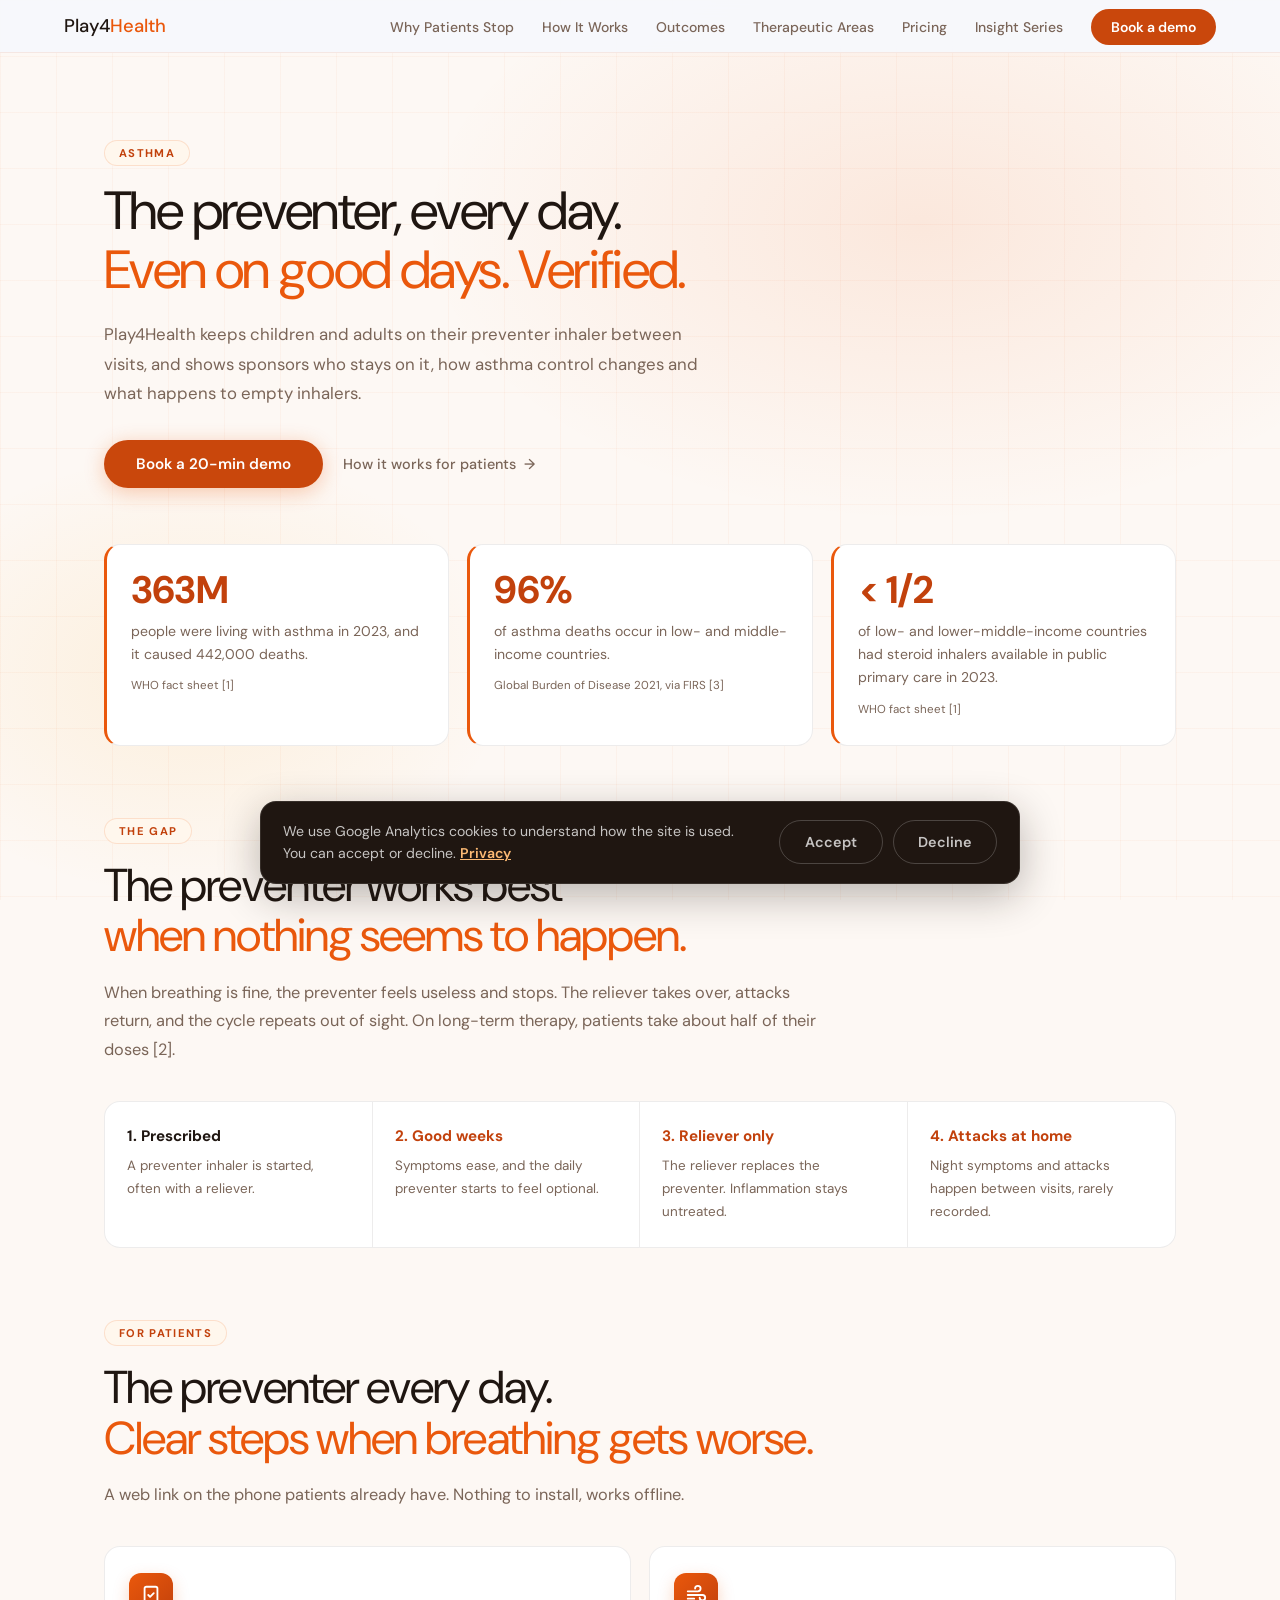
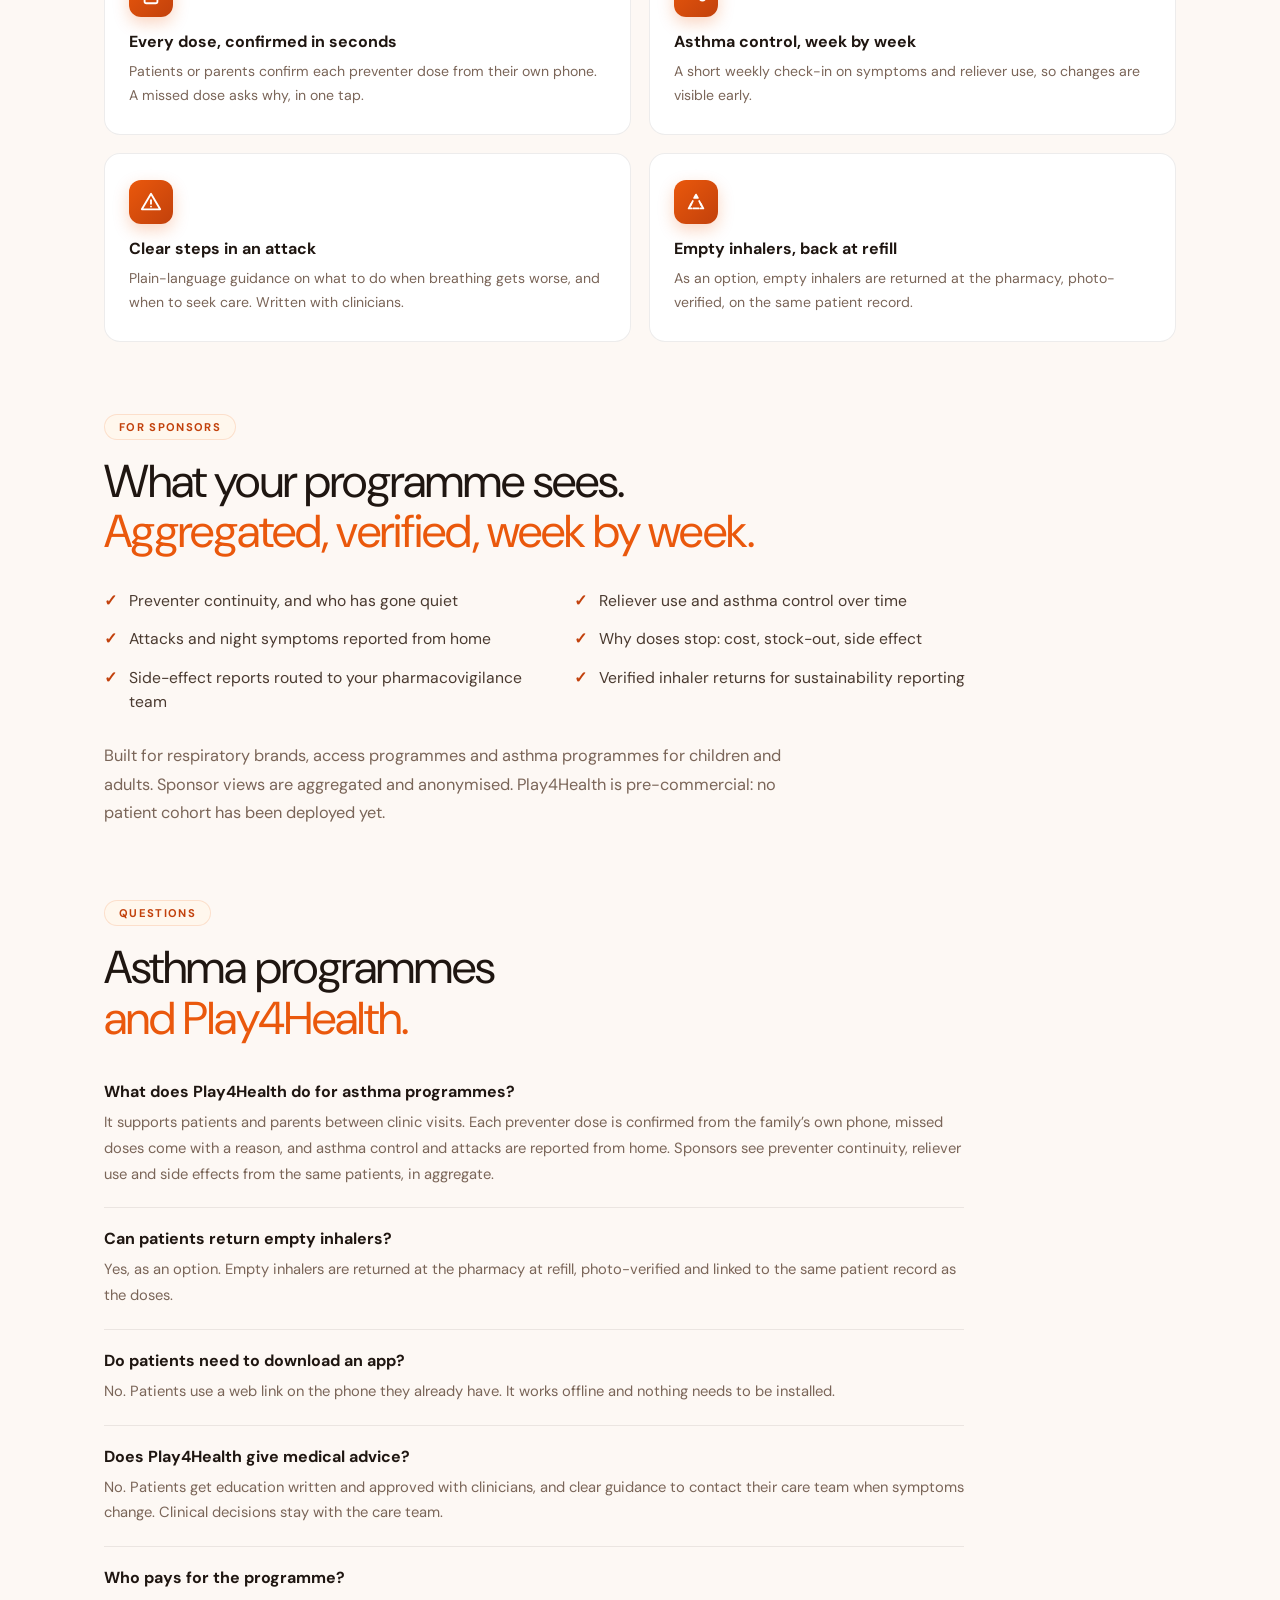
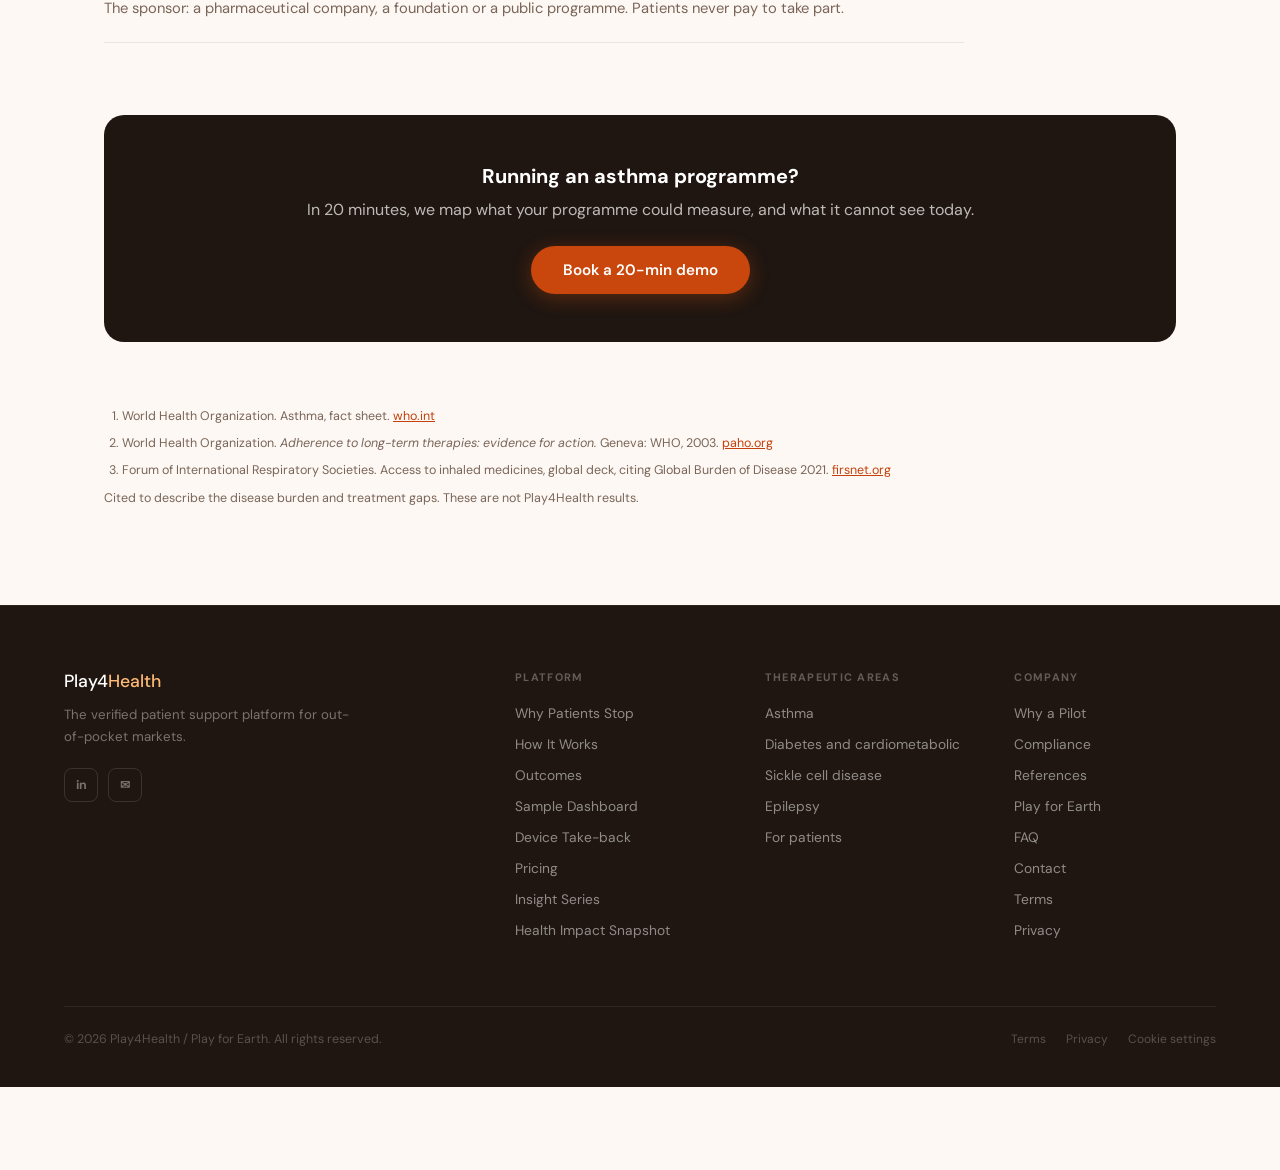
<file: asthma/index.html>
<!DOCTYPE html>
<html lang="en">
<head>
<meta charset="UTF-8">
<meta name="viewport" content="width=device-width, initial-scale=1.0">
<link rel="icon" href="/favicon.svg" type="image/svg+xml">
<link rel="icon" href="/favicon-32.png" type="image/png" sizes="32x32">
<link rel="apple-touch-icon" href="/apple-touch-icon.png">
<title>Asthma Patient Support Programme | Play4Health</title>
<meta name="description" content="Patient support for asthma programmes: preventer inhaler use confirmed every day on the patient’s own phone, asthma control tracked weekly, and empty inhalers returned at refill.">
<meta name="robots" content="index, follow">
<link rel="canonical" href="https://www.play4health.org/asthma">
<meta property="og:title" content="Asthma: the preventer every day, verified">
<meta property="og:description" content="Patient support for asthma programmes: preventer inhaler use confirmed every day on the patient’s own phone, asthma control tracked weekly, and empty inhalers returned at refill.">
<meta property="og:image" content="https://www.play4health.org/og-image.png">
<meta property="og:url" content="https://www.play4health.org/asthma">
<meta property="og:type" content="website">
<meta name="twitter:card" content="summary_large_image">
<link rel="preconnect" href="https://fonts.googleapis.com">
<link href="https://fonts.googleapis.com/css2?family=DM+Sans:wght@300;400;500;600;700&display=swap" rel="stylesheet">
<link rel="stylesheet" href="/site.css">
<script type="application/ld+json">{"@context": "https://schema.org", "@type": "WebPage", "name": "Asthma Patient Support Programme | Play4Health", "url": "https://www.play4health.org/asthma", "description": "Patient support for asthma programmes: preventer inhaler use confirmed every day on the patient\u2019s own phone, asthma control tracked weekly, and empty inhalers returned at refill.", "about": [{"@type": "MedicalCondition", "name": "Asthma"}], "publisher": {"@type": "Organization", "name": "Play4Health", "url": "https://www.play4health.org/"}}</script>
<script type="application/ld+json">{"@context": "https://schema.org", "@type": "FAQPage", "mainEntity": [{"@type": "Question", "name": "What does Play4Health do for asthma programmes?", "acceptedAnswer": {"@type": "Answer", "text": "It supports patients and parents between clinic visits. Each preventer dose is confirmed from the family\u2019s own phone, missed doses come with a reason, and asthma control and attacks are reported from home. Sponsors see preventer continuity, reliever use and side effects from the same patients, in aggregate."}}, {"@type": "Question", "name": "Can patients return empty inhalers?", "acceptedAnswer": {"@type": "Answer", "text": "Yes, as an option. Empty inhalers are returned at the pharmacy at refill, photo-verified and linked to the same patient record as the doses."}}, {"@type": "Question", "name": "Do patients need to download an app?", "acceptedAnswer": {"@type": "Answer", "text": "No. Patients use a web link on the phone they already have. It works offline and nothing needs to be installed."}}, {"@type": "Question", "name": "Does Play4Health give medical advice?", "acceptedAnswer": {"@type": "Answer", "text": "No. Patients get education written and approved with clinicians, and clear guidance to contact their care team when symptoms change. Clinical decisions stay with the care team."}}, {"@type": "Question", "name": "Who pays for the programme?", "acceptedAnswer": {"@type": "Answer", "text": "The sponsor: a pharmaceutical company, a foundation or a public programme. Patients never pay to take part."}}]}</script>
<style>
.scd-cta{display:flex;gap:20px;align-items:center;flex-wrap:wrap;margin-top:32px;}
.stat-grid{display:grid;grid-template-columns:repeat(3,1fr);gap:18px;margin:8px 0 72px;}
.stat{background:#fff;border:1px solid var(--border-dark);border-left:3px solid var(--blue);border-radius:var(--radius);padding:26px 24px;}
.stat-num{font-size:2.4rem;font-weight:700;color:var(--accent-text);line-height:1;letter-spacing:-0.02em;margin-bottom:10px;}
.stat p{font-size:0.88rem;color:var(--ink-light);line-height:1.65;}
.stat .src{display:block;margin-top:10px;font-size:0.72rem;color:var(--ink-light);}
.blk{margin-bottom:72px;}
.blk h2{font-size:var(--fs-h2);font-weight:400;line-height:1.1;letter-spacing:-0.02em;margin-bottom:18px;color:var(--ink);}
.blk h2 em{color:var(--blue);font-style:normal;}
.blk>p{font-size:1.02rem;color:var(--ink-light);line-height:1.75;max-width:720px;}
.journey{display:grid;grid-template-columns:repeat(4,1fr);gap:0;margin-top:36px;border:1px solid var(--border-dark);border-radius:var(--radius);overflow:hidden;background:#fff;}
.journey div{padding:24px 22px;border-right:1px solid var(--border-dark);}
.journey div:last-child{border-right:none;}
.journey b{display:block;font-size:0.95rem;color:var(--ink);margin-bottom:8px;}
.journey span{font-size:0.84rem;color:var(--ink-light);line-height:1.65;}
.journey .gap b{color:var(--accent-text);}
.cards{display:grid;grid-template-columns:repeat(2,1fr);gap:18px;margin-top:36px;}
.card{background:#fff;border:1px solid var(--border-dark);border-radius:var(--radius);padding:26px 24px;}
.card h3{font-size:1rem;font-weight:700;color:var(--ink);margin-bottom:8px;}
.card p{font-size:0.88rem;color:var(--ink-light);line-height:1.7;}
.ico{width:44px;height:44px;border-radius:12px;background:linear-gradient(135deg,#ea580c,#c2410c);color:#fff;display:flex;align-items:center;justify-content:center;margin-bottom:14px;box-shadow:0 6px 16px rgba(234,88,12,0.25);}
.checks{list-style:none;display:grid;grid-template-columns:1fr 1fr;gap:14px 40px;margin-top:32px;max-width:900px;}
.checks li{font-size:0.98rem;color:var(--ink-mid);line-height:1.55;display:flex;gap:12px;}
.checks li::before{content:'\2713';color:var(--accent-text);font-weight:700;flex-shrink:0;}
.faq-item{border-bottom:1px solid var(--border-dark);padding:20px 0;max-width:860px;}
.faq-item h3{font-size:1rem;font-weight:700;color:var(--ink);margin-bottom:8px;}
.faq-item p{font-size:0.92rem;color:var(--ink-light);line-height:1.75;}
.refs{font-size:0.78rem;color:var(--ink-light);line-height:1.7;max-width:900px;}
.refs li{margin-bottom:6px;margin-left:18px;}
.refs a{color:var(--accent-text);}
.cta-strip{background:var(--ink);border-radius:20px;padding:48px 40px;text-align:center;margin:0 0 64px;}
.cta-strip h2{font-size:var(--fs-h3);font-weight:700;color:#fff;margin-bottom:10px;}
.cta-strip p{color:rgba(255,255,255,0.7);margin-bottom:26px;}
@media(max-width:1000px){.journey{grid-template-columns:1fr 1fr;}.journey div:nth-child(2){border-right:none;}.journey div{border-bottom:1px solid var(--border-dark);}}
@media(max-width:700px){.stat-grid,.cards,.checks,.journey{grid-template-columns:1fr;}.journey div{border-right:none;}.cta-strip{padding:36px 24px;}}
</style>
</head>
<body>
<div class="page-bg"></div>
<div class="page-grid"></div>

<nav id="mainNav">
  <a href="/" class="nav-logo">Play4<span>Health</span></a>
  <ul class="nav-links">
    <li><a href="/#whystop">Why Patients Stop</a></li>
    <li><a href="/#how">How It Works</a></li>
    <li><a href="/#outcomes">Outcomes</a></li>
    <li><a href="/#usecases">Therapeutic Areas</a></li>
    <li><a href="/#pilot">Pricing</a></li>
    <li><a href="/insight-series">Insight Series</a></li>
    <li><a href="/contact" class="nav-cta">Book a demo</a></li>
  </ul>
  <button class="nav-hamburger" id="hamburger" aria-label="Menu">
    <span></span><span></span><span></span>
  </button>
</nav>

<nav class="mobile-menu" id="mobileMenu">
  <a href="/#whystop" class="mobile-menu-link">Why Patients Stop <span class="arrow">&rarr;</span></a>
  <a href="/#how" class="mobile-menu-link">How It Works <span class="arrow">&rarr;</span></a>
  <a href="/#outcomes" class="mobile-menu-link">Outcomes <span class="arrow">&rarr;</span></a>
  <a href="/#usecases" class="mobile-menu-link">Therapeutic Areas <span class="arrow">&rarr;</span></a>
  <a href="/#trust" class="mobile-menu-link">Compliance <span class="arrow">&rarr;</span></a>
  <a href="/#pilot" class="mobile-menu-link">Pricing <span class="arrow">&rarr;</span></a>
  <a href="/insight-series" class="mobile-menu-link">Insight Series <span class="arrow">&rarr;</span></a>
  <a href="/contact" class="mobile-menu-cta">Book a 20-min demo &rarr;</a>
</nav>

<main>
<div class="page-hero">
  <div class="section-eyebrow">Asthma</div>
  <h1>The preventer, every day.<br><em>Even on good days. Verified.</em></h1>
  <p class="page-lead">Play4Health keeps children and adults on their preventer inhaler between visits, and shows sponsors who stays on it, how asthma control changes and what happens to empty inhalers.</p>
  <div class="scd-cta"><a href="/contact" class="btn-primary">Book a 20-min demo</a><a href="#patients" class="btn-ghost">How it works for patients <span class="arr">&rarr;</span></a></div>
</div>

<div class="page-body">
  <div class="stat-grid">
    <div class="stat"><div class="stat-num">363M</div><p>people were living with asthma in 2023, and it caused 442,000 deaths.<span class="src">WHO fact sheet [1]</span></p></div>
    <div class="stat"><div class="stat-num">96%</div><p>of asthma deaths occur in low- and middle-income countries.<span class="src">Global Burden of Disease 2021, via FIRS [3]</span></p></div>
    <div class="stat"><div class="stat-num">&lt; 1/2</div><p>of low- and lower-middle-income countries had steroid inhalers available in public primary care in 2023.<span class="src">WHO fact sheet [1]</span></p></div>
  </div>

  <div class="blk">
    <div class="section-eyebrow">The gap</div>
    <h2>The preventer works best<br><em>when nothing seems to happen.</em></h2>
    <p>When breathing is fine, the preventer feels useless and stops. The reliever takes over, attacks return, and the cycle repeats out of sight. On long-term therapy, patients take about half of their doses [2].</p>
    <div class="journey">
      <div><b>1. Prescribed</b><span>A preventer inhaler is started, often with a reliever.</span></div>
      <div class="gap"><b>2. Good weeks</b><span>Symptoms ease, and the daily preventer starts to feel optional.</span></div>
      <div class="gap"><b>3. Reliever only</b><span>The reliever replaces the preventer. Inflammation stays untreated.</span></div>
      <div class="gap"><b>4. Attacks at home</b><span>Night symptoms and attacks happen between visits, rarely recorded.</span></div>
    </div>
  </div>

  <div class="blk" id="patients">
    <div class="section-eyebrow">For patients</div>
    <h2>The preventer every day.<br><em>Clear steps when breathing gets worse.</em></h2>
    <p>A web link on the phone patients already have. Nothing to install, works offline.</p>
    <div class="cards">
      <div class="card"><div class="ico"><svg viewBox="0 0 24 24" width="22" height="22" fill="none" stroke="currentColor" stroke-width="2" stroke-linecap="round" stroke-linejoin="round" aria-hidden="true"><rect x="5" y="3" width="14" height="18" rx="2"/><polyline points="9 12 11 14 15 10"/></svg></div><h3>Every dose, confirmed in seconds</h3><p>Patients or parents confirm each preventer dose from their own phone. A missed dose asks why, in one tap.</p></div>
      <div class="card"><div class="ico"><svg viewBox="0 0 24 24" width="22" height="22" fill="none" stroke="currentColor" stroke-width="2" stroke-linecap="round" stroke-linejoin="round" aria-hidden="true"><path d="M3 8h11a3 3 0 1 0-3-3"/><path d="M3 12h16a3 3 0 1 1-3 3"/><path d="M3 16h7"/></svg></div><h3>Asthma control, week by week</h3><p>A short weekly check-in on symptoms and reliever use, so changes are visible early.</p></div>
      <div class="card"><div class="ico"><svg viewBox="0 0 24 24" width="22" height="22" fill="none" stroke="currentColor" stroke-width="2" stroke-linecap="round" stroke-linejoin="round" aria-hidden="true"><path d="M12 3 2 20h20L12 3z"/><path d="M12 10v4"/><path d="M12 17h.01"/></svg></div><h3>Clear steps in an attack</h3><p>Plain-language guidance on what to do when breathing gets worse, and when to seek care. Written with clinicians.</p></div>
      <div class="card"><div class="ico"><svg viewBox="0 0 24 24" width="22" height="22" fill="none" stroke="currentColor" stroke-width="2" stroke-linecap="round" stroke-linejoin="round" aria-hidden="true"><path d="M7 19H4l3-5"/><path d="M17 19h3l-3-5"/><path d="M12 4l2 3.5h-4L12 4z"/><path d="M8.5 11 6 15.5"/><path d="M15.5 11 18 15.5"/><path d="M9 19h6"/></svg></div><h3>Empty inhalers, back at refill</h3><p>As an option, empty inhalers are returned at the pharmacy, photo-verified, on the same patient record.</p></div>
    </div>
  </div>

  <div class="blk">
    <div class="section-eyebrow">For sponsors</div>
    <h2>What your programme sees.<br><em>Aggregated, verified, week by week.</em></h2>
    <ul class="checks">
      <li>Preventer continuity, and who has gone quiet</li>
      <li>Reliever use and asthma control over time</li>
      <li>Attacks and night symptoms reported from home</li>
      <li>Why doses stop: cost, stock-out, side effect</li>
      <li>Side-effect reports routed to your pharmacovigilance team</li>
      <li>Verified inhaler returns for sustainability reporting</li>
    </ul>
    <p class="note">Built for respiratory brands, access programmes and asthma programmes for children and adults. Sponsor views are aggregated and anonymised. Play4Health is pre-commercial: no patient cohort has been deployed yet.</p>
  </div>

  <div class="blk">
    <div class="section-eyebrow">Questions</div>
    <h2>Asthma programmes<br><em>and Play4Health.</em></h2>
    <div class="faq-item"><h3>What does Play4Health do for asthma programmes?</h3><p>It supports patients and parents between clinic visits. Each preventer dose is confirmed from the family’s own phone, missed doses come with a reason, and asthma control and attacks are reported from home. Sponsors see preventer continuity, reliever use and side effects from the same patients, in aggregate.</p></div>
    <div class="faq-item"><h3>Can patients return empty inhalers?</h3><p>Yes, as an option. Empty inhalers are returned at the pharmacy at refill, photo-verified and linked to the same patient record as the doses.</p></div>
    <div class="faq-item"><h3>Do patients need to download an app?</h3><p>No. Patients use a web link on the phone they already have. It works offline and nothing needs to be installed.</p></div>
    <div class="faq-item"><h3>Does Play4Health give medical advice?</h3><p>No. Patients get education written and approved with clinicians, and clear guidance to contact their care team when symptoms change. Clinical decisions stay with the care team.</p></div>
    <div class="faq-item"><h3>Who pays for the programme?</h3><p>The sponsor: a pharmaceutical company, a foundation or a public programme. Patients never pay to take part.</p></div>
  </div>

  <div class="cta-strip">
    <h2>Running an asthma programme?</h2>
    <p>In 20 minutes, we map what your programme could measure, and what it cannot see today.</p>
    <a href="/contact" class="btn-primary">Book a 20-min demo</a>
  </div>

  <ol class="refs">
    <li>World Health Organization. Asthma, fact sheet. <a href="https://www.who.int/news-room/fact-sheets/detail/asthma" target="_blank" rel="noopener">who.int</a></li>
    <li>World Health Organization. <em>Adherence to long-term therapies: evidence for action.</em> Geneva: WHO, 2003. <a href="https://www.paho.org/en/documents/who-adherence-long-term-therapies-evidence-action-2003" target="_blank" rel="noopener">paho.org</a></li>
    <li>Forum of International Respiratory Societies. Access to inhaled medicines, global deck, citing Global Burden of Disease 2021. <a href="https://firsnet.org/wp-content/uploads/2025/05/FIRS-Global-Deck-1.pdf" target="_blank" rel="noopener">firsnet.org</a></li>
  </ol>
  <p class="refs">Cited to describe the disease burden and treatment gaps. These are not Play4Health results.</p>
</div>
</main>

<footer>
  <div class="footer-grid">
    <div>
      <a href="/" class="footer-logo">Play4<span>Health</span></a>
      <p class="footer-tagline">The verified patient support platform for out-of-pocket markets.</p>
      <div class="footer-social">
        <a href="https://www.linkedin.com/company/playforearth" target="_blank" rel="noopener" class="social-btn">in</a>
        <a href="mailto:clement@play4health.org" class="social-btn">&#9993;</a>
      </div>
    </div>
    <div class="footer-col">
      <h5>Platform</h5>
      <ul>
        <li><a href="/#whystop">Why Patients Stop</a></li>
        <li><a href="/#how">How It Works</a></li>
        <li><a href="/#outcomes">Outcomes</a></li>
        <li><a href="/demo">Sample Dashboard</a></li>
        <li><a href="/#usecases">Device Take-back</a></li>
        <li><a href="/#pilot">Pricing</a></li>
        <li><a href="/insight-series">Insight Series</a></li>
        <li><a href="/health-impact-snapshot">Health Impact Snapshot</a></li>
      </ul>
    </div>
    <div class="footer-col">
      <h5>Therapeutic areas</h5>
      <ul>
        <li><a href="/asthma">Asthma</a></li>
        <li><a href="/diabetes">Diabetes and cardiometabolic</a></li>
        <li><a href="/sickle-cell">Sickle cell disease</a></li>
        <li><a href="/#usecases">Epilepsy</a></li>
        <li><a href="/patients">For patients</a></li>
      </ul>
    </div>
    <div class="footer-col">
      <h5>Company</h5>
      <ul>
        <li><a href="/#pilot">Why a Pilot</a></li>
        <li><a href="/#trust">Compliance</a></li>
        <li><a href="/#references">References</a></li>
        <li><a href="https://www.playforearth.org">Play for Earth</a></li>
        <li><a href="/faq">FAQ</a></li>
        <li><a href="/contact">Contact</a></li>
        <li><a href="/terms">Terms</a></li>
        <li><a href="/privacy">Privacy</a></li>
      </ul>
    </div>
  </div>
  <div class="footer-bottom">
    <span class="footer-copy">&copy; 2026 Play4Health / Play for Earth. All rights reserved.</span>
    <div class="footer-legal"><a href="/terms">Terms</a><a href="/privacy">Privacy</a><a href="/privacy#cookies" class="cookie-settings">Cookie settings</a></div>
  </div>
</footer>

<script src="/site.js"></script>

</body>
</html>
</file>
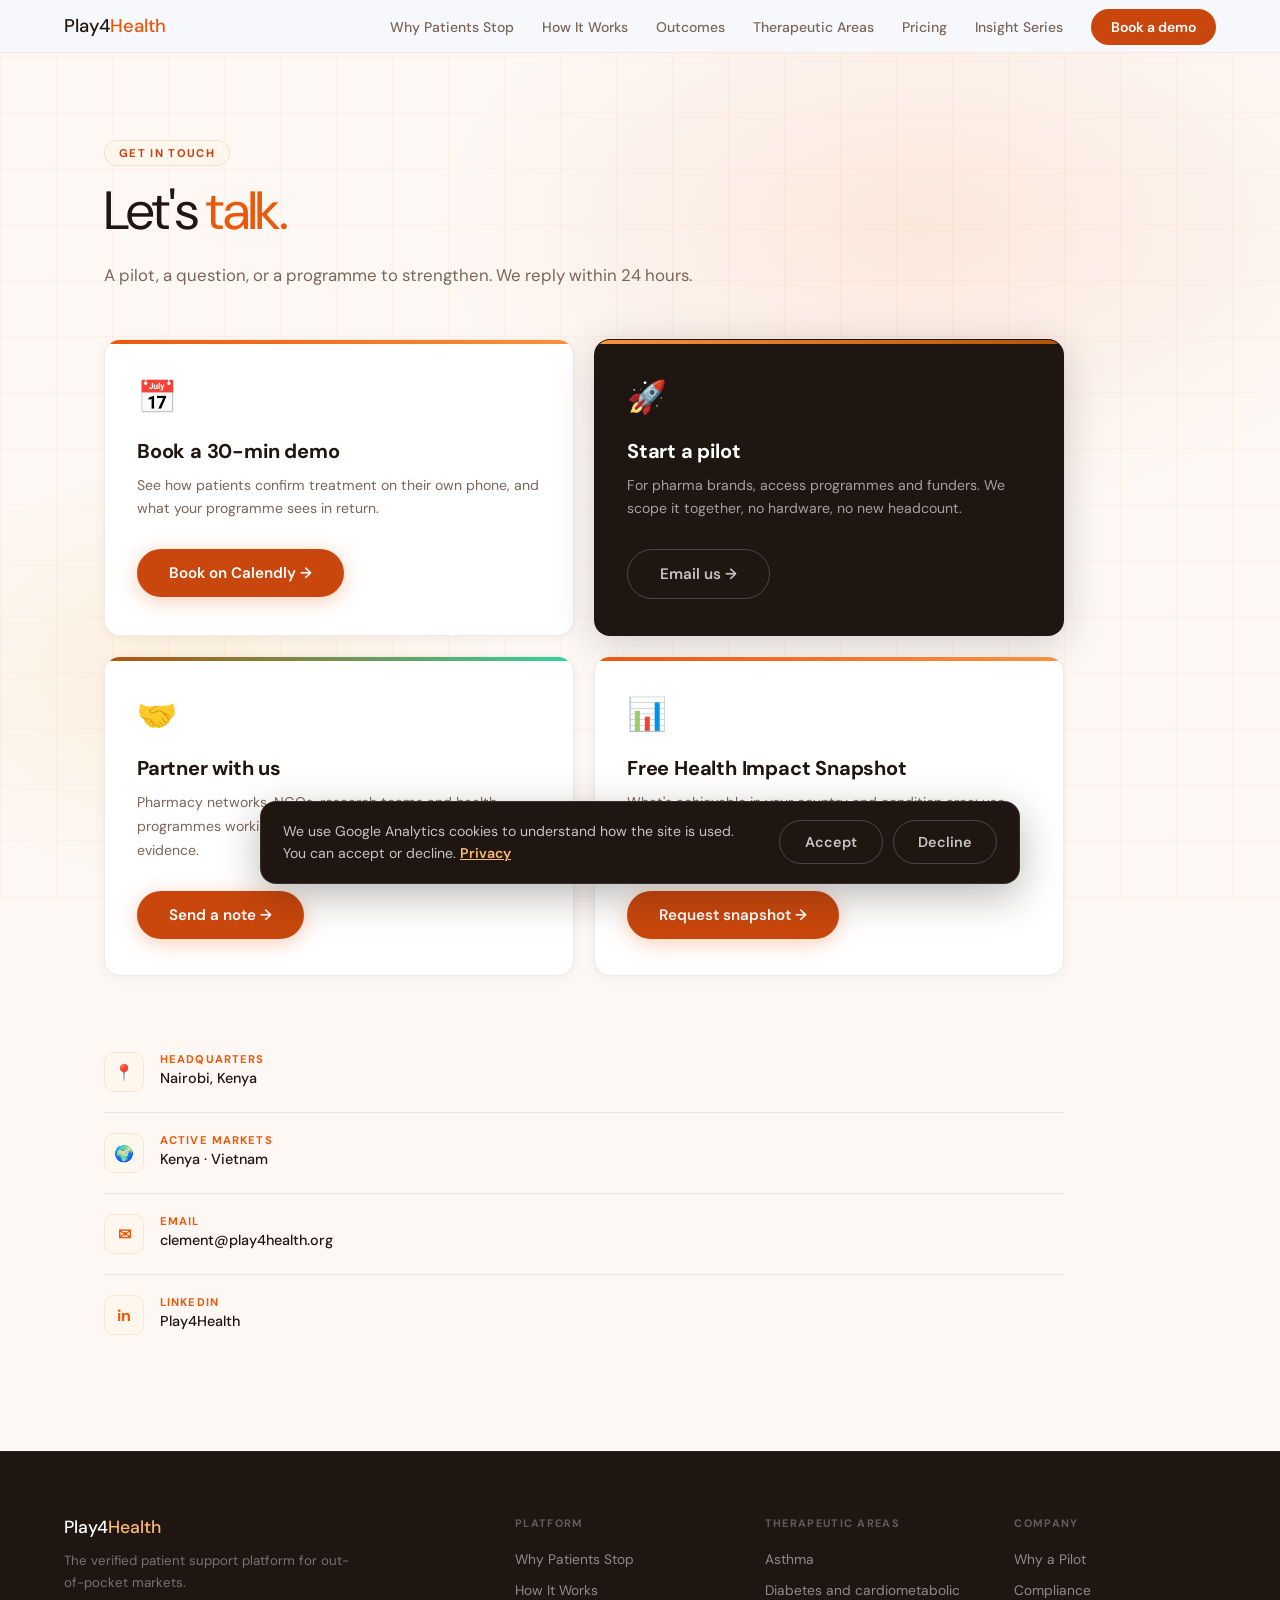
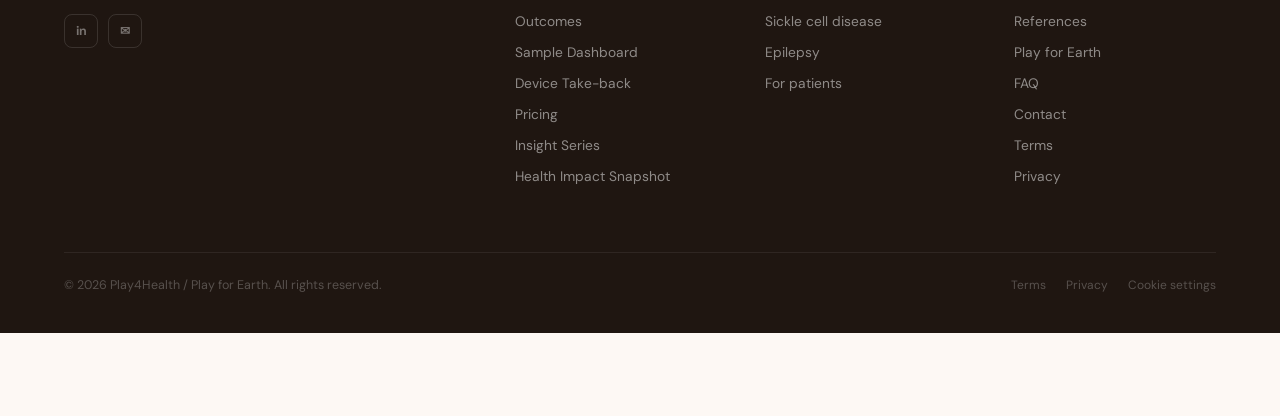
<file: contact/index.html>
<!DOCTYPE html>
<html lang="en">
<head>
<meta charset="UTF-8">
<meta name="viewport" content="width=device-width, initial-scale=1.0">
<link rel="icon" href="/favicon.svg" type="image/svg+xml">
<link rel="icon" href="/favicon-32.png" type="image/png" sizes="32x32">
<link rel="apple-touch-icon" href="/apple-touch-icon.png">
<title>Play4Health: Contact</title>
<meta name="description" content="Get in touch with Play4Health. Start a pilot, request a Health Impact Snapshot, or ask us anything.">
<meta name="robots" content="index, follow">
<link rel="canonical" href="https://www.play4health.org/contact">
<meta property="og:title" content="Play4Health: Contact">
<meta property="og:description" content="Get in touch with Play4Health. Start a pilot, request a Health Impact Snapshot, or ask us anything.">
<meta property="og:image" content="https://www.play4health.org/og-image.png">
<meta property="og:url" content="https://www.play4health.org/contact">
<meta property="og:type" content="website">
<meta name="twitter:card" content="summary_large_image">
<link rel="preconnect" href="https://fonts.googleapis.com">
<link href="https://fonts.googleapis.com/css2?family=DM+Sans:wght@300;400;500;600;700&display=swap" rel="stylesheet">
<link rel="stylesheet" href="/site.css">
<style>
.contact-grid{display:grid;grid-template-columns:1fr 1fr;gap:20px;max-width:960px;animation:fadeUp 0.7s ease 0.25s both;}
.contact-card{background:white;border:1px solid var(--border-dark);border-radius:var(--radius);padding:36px 32px;position:relative;overflow:hidden;transition:all 0.25s;box-shadow:0 2px 12px rgba(31,22,17,0.05);}
.contact-card::before{content:'';position:absolute;top:0;left:0;right:0;height:4px;background:linear-gradient(90deg,var(--blue),#fb923c);}
.contact-card.teal::before{background:linear-gradient(90deg,var(--teal),#34d399);}
.contact-card.dark{background:var(--ink);border-color:transparent;box-shadow:0 8px 40px rgba(31,22,17,0.18);}
.contact-card.dark::before{background:linear-gradient(90deg,#fb923c,var(--teal));}
.contact-card:hover{transform:translateY(-2px);box-shadow:0 8px 28px rgba(234,88,12,0.08);border-color:rgba(234,88,12,0.22);}
.contact-card.dark:hover{box-shadow:0 14px 48px rgba(31,22,17,0.25);}
.contact-icon{font-size:2rem;margin-bottom:20px;display:block;}
.contact-card h2{font-size:var(--fs-h3);font-weight:700;line-height:1.3;letter-spacing:-0.01em;color:var(--ink);margin-bottom:10px;}
.contact-card.dark h2{color:white;}
.contact-card p{font-size:0.88rem;color:var(--ink-light);line-height:1.7;margin-bottom:28px;}
.contact-card.dark p{color:rgba(255,255,255,0.6);}
.contact-card .btn-outline{padding:14px 32px;font-size:0.95rem;font-weight:600;}

.contact-info{max-width:960px;margin-top:56px;animation:fadeUp 0.7s ease 0.35s both;}
.info-row{display:flex;align-items:flex-start;gap:16px;padding:20px 0;border-bottom:1px solid var(--border-dark);}
.info-row:last-child{border-bottom:none;}
.info-icon{width:40px;height:40px;background:var(--blue-faint);border-radius:10px;display:flex;align-items:center;justify-content:center;font-size:1rem;font-weight:700;color:var(--blue);flex-shrink:0;border:1px solid rgba(234,88,12,0.12);}
.info-label{font-size:0.7rem;font-weight:700;letter-spacing:0.1em;text-transform:uppercase;color:var(--blue);margin-bottom:3px;}
.info-value{font-size:0.9rem;color:var(--ink);font-weight:500;}
.info-value a{color:var(--ink);text-decoration:none;}
.info-value a:hover{color:var(--blue);}
@media(max-width:700px){.contact-grid{grid-template-columns:1fr;}.contact-card{padding:32px 26px;}}
</style>
</head>
<body>
<div class="page-bg"></div>
<div class="page-grid"></div>

<nav id="mainNav">
  <a href="/" class="nav-logo">Play4<span>Health</span></a>
  <ul class="nav-links">
    <li><a href="/#whystop">Why Patients Stop</a></li>
    <li><a href="/#how">How It Works</a></li>
    <li><a href="/#outcomes">Outcomes</a></li>
    <li><a href="/#usecases">Therapeutic Areas</a></li>
    <li><a href="/#pilot">Pricing</a></li>
    <li><a href="/insight-series">Insight Series</a></li>
    <li><a href="/contact" class="nav-cta">Book a demo</a></li>
  </ul>
  <button class="nav-hamburger" id="hamburger" aria-label="Menu">
    <span></span><span></span><span></span>
  </button>
</nav>

<nav class="mobile-menu" id="mobileMenu">
  <a href="/#whystop" class="mobile-menu-link">Why Patients Stop <span class="arrow">&rarr;</span></a>
  <a href="/#how" class="mobile-menu-link">How It Works <span class="arrow">&rarr;</span></a>
  <a href="/#outcomes" class="mobile-menu-link">Outcomes <span class="arrow">&rarr;</span></a>
  <a href="/#usecases" class="mobile-menu-link">Therapeutic Areas <span class="arrow">&rarr;</span></a>
  <a href="/#trust" class="mobile-menu-link">Compliance <span class="arrow">&rarr;</span></a>
  <a href="/#pilot" class="mobile-menu-link">Pricing <span class="arrow">&rarr;</span></a>
  <a href="/insight-series" class="mobile-menu-link">Insight Series <span class="arrow">&rarr;</span></a>
  <a href="/contact" class="mobile-menu-cta">Book a 20-min demo &rarr;</a>
</nav>

<main>
<div class="page-hero">
  <div class="section-eyebrow">Get in touch</div>
  <h1>Let's <em>talk.</em></h1>
  <p class="page-lead">A pilot, a question, or a programme to strengthen. We reply within 24 hours.</p>
</div>

<div class="page-body">
  <div class="contact-grid">

    <!-- Card 1: Book demo -->
    <div class="contact-card">
      <span class="contact-icon">📅</span>
      <h2>Book a 30-min demo</h2>
      <p>See how patients confirm treatment on their own phone, and what your programme sees in return.</p>
      <a href="https://calendly.com/play4health/30min" target="_blank" class="btn-primary">Book on Calendly →</a>
    </div>

    <!-- Card 2: dark, start a pilot -->
    <div class="contact-card dark">
      <span class="contact-icon">🚀</span>
      <h2>Start a pilot</h2>
      <p>For pharma brands, access programmes and funders. We scope it together, no hardware, no new headcount.</p>
      <a href="mailto:clement@play4health.org?subject=Pilot%20Request%20-%20Play4Health" class="btn-outline">Email us →</a>
    </div>

    <!-- Card 3: Partner -->
    <div class="contact-card teal">
      <span class="contact-icon">🤝</span>
      <h2>Partner with us</h2>
      <p>Pharmacy networks, NGOs, research teams and health programmes working on treatment continuity or real-world evidence.</p>
      <a href="mailto:clement@play4health.org?subject=Partnership%20Enquiry%20-%20Play4Health" class="btn-primary">Send a note →</a>
    </div>

    <!-- Card 4: Health Impact Snapshot -->
    <div class="contact-card">
      <span class="contact-icon">📊</span>
      <h2>Free Health Impact Snapshot</h2>
      <p>What's achievable in your country and condition area: use case, continuation estimate, pilot outline. Delivered in days, no commitment.</p>
      <a href="/health-impact-snapshot" class="btn-primary">Request snapshot →</a>
    </div>

  </div>

  <div class="contact-info">
    <div class="info-row">
      <div class="info-icon">📍</div>
      <div>
        <div class="info-label">Headquarters</div>
        <div class="info-value">Nairobi, Kenya</div>
      </div>
    </div>
    <div class="info-row">
      <div class="info-icon">🌍</div>
      <div>
        <div class="info-label">Active Markets</div>
        <div class="info-value">Kenya · Vietnam</div>
      </div>
    </div>
    <div class="info-row">
      <div class="info-icon">✉</div>
      <div>
        <div class="info-label">Email</div>
        <div class="info-value"><a href="mailto:clement@play4health.org">clement@play4health.org</a></div>
      </div>
    </div>
    <div class="info-row">
      <div class="info-icon">in</div>
      <div>
        <div class="info-label">LinkedIn</div>
        <div class="info-value"><a href="https://www.linkedin.com/company/111560900" target="_blank">Play4Health</a></div>
      </div>
    </div>
  </div>
</div>
</main>

<footer>
  <div class="footer-grid">
    <div>
      <a href="/" class="footer-logo">Play4<span>Health</span></a>
      <p class="footer-tagline">The verified patient support platform for out-of-pocket markets.</p>
      <div class="footer-social">
        <a href="https://www.linkedin.com/company/playforearth" target="_blank" rel="noopener" class="social-btn">in</a>
        <a href="mailto:clement@play4health.org" class="social-btn">&#9993;</a>
      </div>
    </div>
    <div class="footer-col">
      <h5>Platform</h5>
      <ul>
        <li><a href="/#whystop">Why Patients Stop</a></li>
        <li><a href="/#how">How It Works</a></li>
        <li><a href="/#outcomes">Outcomes</a></li>
        <li><a href="/demo">Sample Dashboard</a></li>
        <li><a href="/#usecases">Device Take-back</a></li>
        <li><a href="/#pilot">Pricing</a></li>
        <li><a href="/insight-series">Insight Series</a></li>
        <li><a href="/health-impact-snapshot">Health Impact Snapshot</a></li>
      </ul>
    </div>
    <div class="footer-col">
      <h5>Therapeutic areas</h5>
      <ul>
        <li><a href="/asthma">Asthma</a></li>
        <li><a href="/diabetes">Diabetes and cardiometabolic</a></li>
        <li><a href="/sickle-cell">Sickle cell disease</a></li>
        <li><a href="/#usecases">Epilepsy</a></li>
        <li><a href="/patients">For patients</a></li>
      </ul>
    </div>
    <div class="footer-col">
      <h5>Company</h5>
      <ul>
        <li><a href="/#pilot">Why a Pilot</a></li>
        <li><a href="/#trust">Compliance</a></li>
        <li><a href="/#references">References</a></li>
        <li><a href="https://www.playforearth.org">Play for Earth</a></li>
        <li><a href="/faq">FAQ</a></li>
        <li><a href="/contact">Contact</a></li>
        <li><a href="/terms">Terms</a></li>
        <li><a href="/privacy">Privacy</a></li>
      </ul>
    </div>
  </div>
  <div class="footer-bottom">
    <span class="footer-copy">&copy; 2026 Play4Health / Play for Earth. All rights reserved.</span>
    <div class="footer-legal"><a href="/terms">Terms</a><a href="/privacy">Privacy</a><a href="/privacy#cookies" class="cookie-settings">Cookie settings</a></div>
  </div>
</footer>

<script src="/site.js"></script>
</body>
</html>
</file>
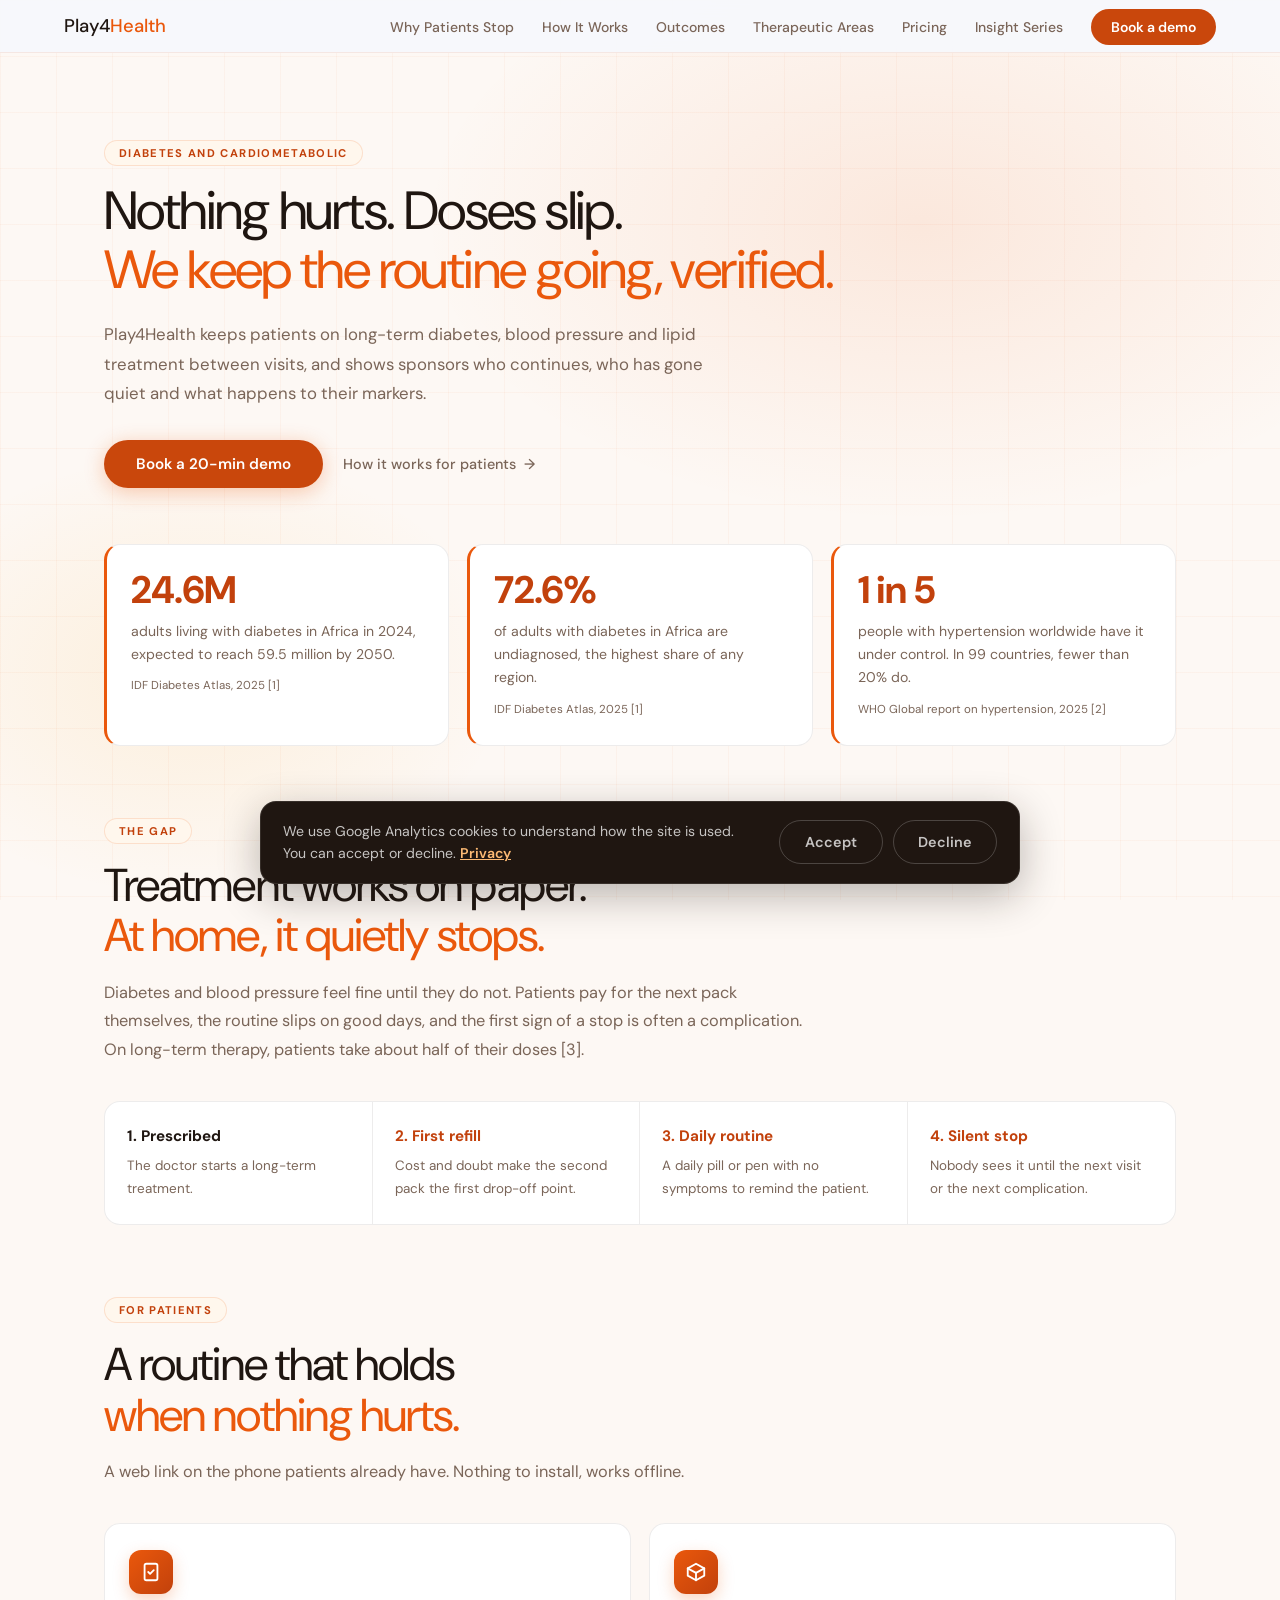
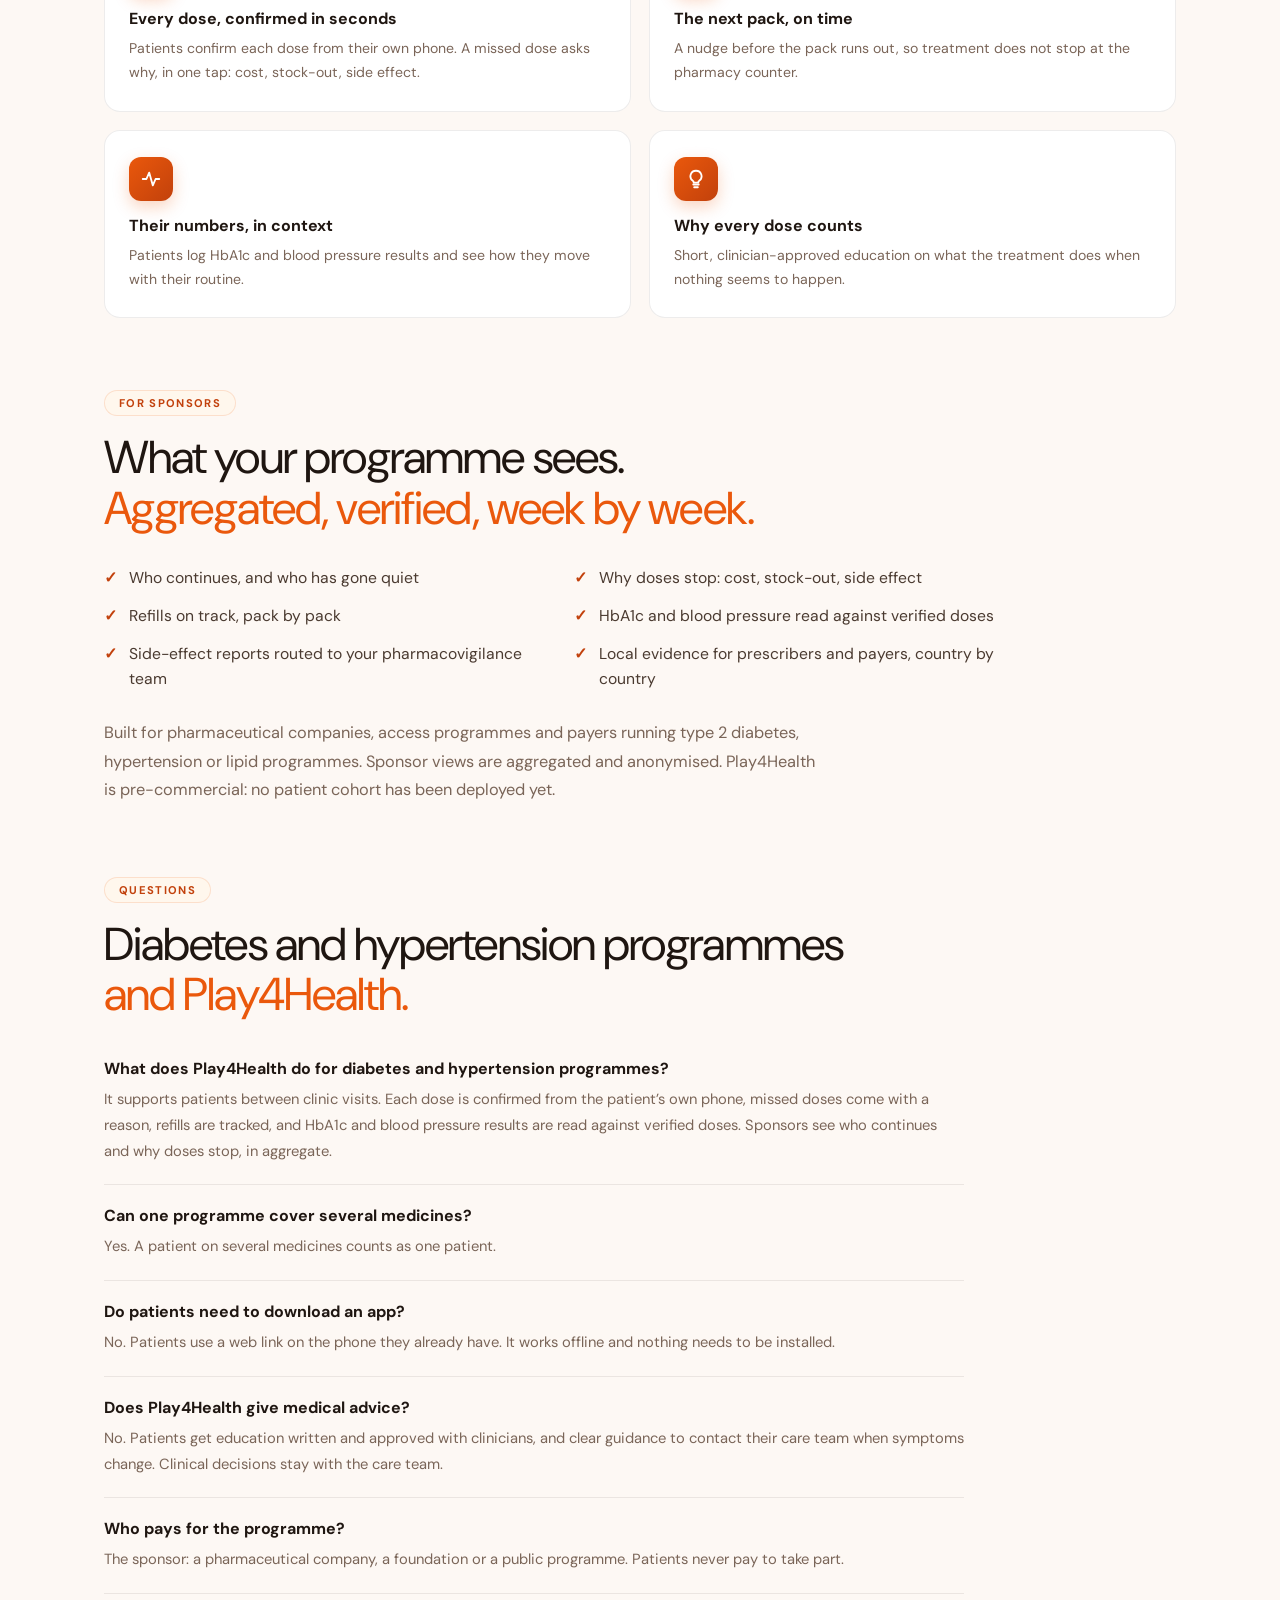
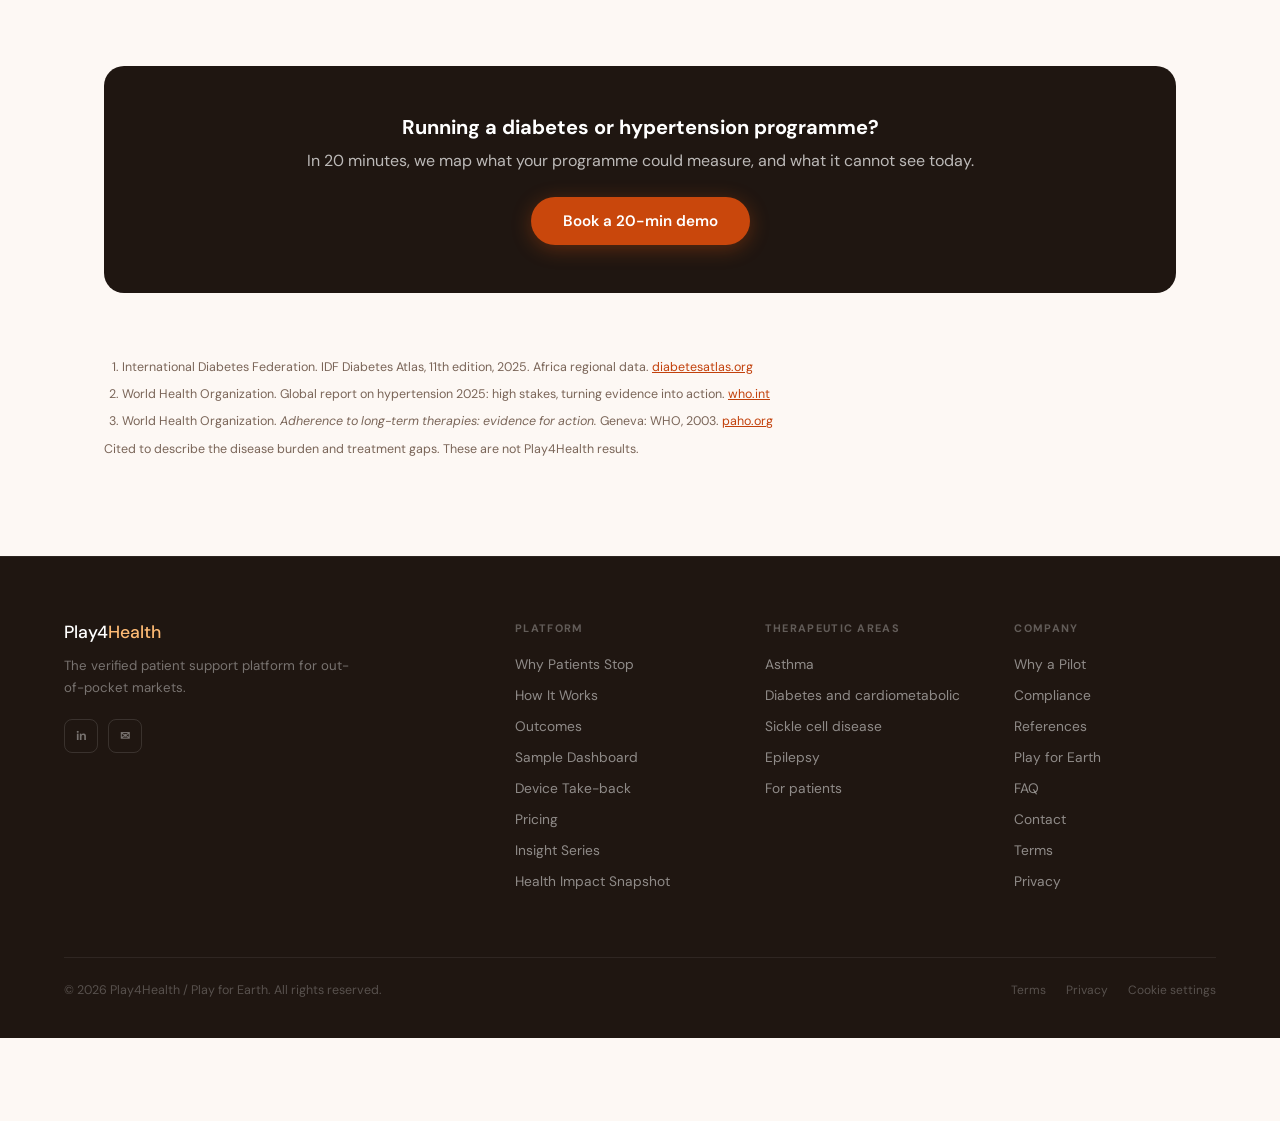
<file: diabetes/index.html>
<!DOCTYPE html>
<html lang="en">
<head>
<meta charset="UTF-8">
<meta name="viewport" content="width=device-width, initial-scale=1.0">
<link rel="icon" href="/favicon.svg" type="image/svg+xml">
<link rel="icon" href="/favicon-32.png" type="image/png" sizes="32x32">
<link rel="apple-touch-icon" href="/apple-touch-icon.png">
<title>Diabetes and Hypertension Patient Support Programme | Play4Health</title>
<meta name="description" content="Patient support for type 2 diabetes, hypertension and cardiometabolic programmes: every dose confirmed on the patient’s own phone, refills on track, and HbA1c and blood pressure read against verified doses.">
<meta name="robots" content="index, follow">
<link rel="canonical" href="https://www.play4health.org/diabetes">
<meta property="og:title" content="Diabetes and hypertension: patients stay on treatment, sponsors see it">
<meta property="og:description" content="Patient support for type 2 diabetes, hypertension and cardiometabolic programmes: every dose confirmed on the patient’s own phone, refills on track, and HbA1c and blood pressure read against verified doses.">
<meta property="og:image" content="https://www.play4health.org/og-image.png">
<meta property="og:url" content="https://www.play4health.org/diabetes">
<meta property="og:type" content="website">
<meta name="twitter:card" content="summary_large_image">
<link rel="preconnect" href="https://fonts.googleapis.com">
<link href="https://fonts.googleapis.com/css2?family=DM+Sans:wght@300;400;500;600;700&display=swap" rel="stylesheet">
<link rel="stylesheet" href="/site.css">
<script type="application/ld+json">{"@context": "https://schema.org", "@type": "WebPage", "name": "Diabetes and Hypertension Patient Support Programme | Play4Health", "url": "https://www.play4health.org/diabetes", "description": "Patient support for type 2 diabetes, hypertension and cardiometabolic programmes: every dose confirmed on the patient\u2019s own phone, refills on track, and HbA1c and blood pressure read against verified doses.", "about": [{"@type": "MedicalCondition", "name": "Type 2 diabetes"}, {"@type": "MedicalCondition", "name": "Hypertension"}, {"@type": "MedicalCondition", "name": "Dyslipidaemia"}], "publisher": {"@type": "Organization", "name": "Play4Health", "url": "https://www.play4health.org/"}}</script>
<script type="application/ld+json">{"@context": "https://schema.org", "@type": "FAQPage", "mainEntity": [{"@type": "Question", "name": "What does Play4Health do for diabetes and hypertension programmes?", "acceptedAnswer": {"@type": "Answer", "text": "It supports patients between clinic visits. Each dose is confirmed from the patient\u2019s own phone, missed doses come with a reason, refills are tracked, and HbA1c and blood pressure results are read against verified doses. Sponsors see who continues and why doses stop, in aggregate."}}, {"@type": "Question", "name": "Can one programme cover several medicines?", "acceptedAnswer": {"@type": "Answer", "text": "Yes. A patient on several medicines counts as one patient."}}, {"@type": "Question", "name": "Do patients need to download an app?", "acceptedAnswer": {"@type": "Answer", "text": "No. Patients use a web link on the phone they already have. It works offline and nothing needs to be installed."}}, {"@type": "Question", "name": "Does Play4Health give medical advice?", "acceptedAnswer": {"@type": "Answer", "text": "No. Patients get education written and approved with clinicians, and clear guidance to contact their care team when symptoms change. Clinical decisions stay with the care team."}}, {"@type": "Question", "name": "Who pays for the programme?", "acceptedAnswer": {"@type": "Answer", "text": "The sponsor: a pharmaceutical company, a foundation or a public programme. Patients never pay to take part."}}]}</script>
<style>
.scd-cta{display:flex;gap:20px;align-items:center;flex-wrap:wrap;margin-top:32px;}
.stat-grid{display:grid;grid-template-columns:repeat(3,1fr);gap:18px;margin:8px 0 72px;}
.stat{background:#fff;border:1px solid var(--border-dark);border-left:3px solid var(--blue);border-radius:var(--radius);padding:26px 24px;}
.stat-num{font-size:2.4rem;font-weight:700;color:var(--accent-text);line-height:1;letter-spacing:-0.02em;margin-bottom:10px;}
.stat p{font-size:0.88rem;color:var(--ink-light);line-height:1.65;}
.stat .src{display:block;margin-top:10px;font-size:0.72rem;color:var(--ink-light);}
.blk{margin-bottom:72px;}
.blk h2{font-size:var(--fs-h2);font-weight:400;line-height:1.1;letter-spacing:-0.02em;margin-bottom:18px;color:var(--ink);}
.blk h2 em{color:var(--blue);font-style:normal;}
.blk>p{font-size:1.02rem;color:var(--ink-light);line-height:1.75;max-width:720px;}
.journey{display:grid;grid-template-columns:repeat(4,1fr);gap:0;margin-top:36px;border:1px solid var(--border-dark);border-radius:var(--radius);overflow:hidden;background:#fff;}
.journey div{padding:24px 22px;border-right:1px solid var(--border-dark);}
.journey div:last-child{border-right:none;}
.journey b{display:block;font-size:0.95rem;color:var(--ink);margin-bottom:8px;}
.journey span{font-size:0.84rem;color:var(--ink-light);line-height:1.65;}
.journey .gap b{color:var(--accent-text);}
.cards{display:grid;grid-template-columns:repeat(2,1fr);gap:18px;margin-top:36px;}
.card{background:#fff;border:1px solid var(--border-dark);border-radius:var(--radius);padding:26px 24px;}
.card h3{font-size:1rem;font-weight:700;color:var(--ink);margin-bottom:8px;}
.card p{font-size:0.88rem;color:var(--ink-light);line-height:1.7;}
.ico{width:44px;height:44px;border-radius:12px;background:linear-gradient(135deg,#ea580c,#c2410c);color:#fff;display:flex;align-items:center;justify-content:center;margin-bottom:14px;box-shadow:0 6px 16px rgba(234,88,12,0.25);}
.checks{list-style:none;display:grid;grid-template-columns:1fr 1fr;gap:14px 40px;margin-top:32px;max-width:900px;}
.checks li{font-size:0.98rem;color:var(--ink-mid);line-height:1.55;display:flex;gap:12px;}
.checks li::before{content:'\2713';color:var(--accent-text);font-weight:700;flex-shrink:0;}
.faq-item{border-bottom:1px solid var(--border-dark);padding:20px 0;max-width:860px;}
.faq-item h3{font-size:1rem;font-weight:700;color:var(--ink);margin-bottom:8px;}
.faq-item p{font-size:0.92rem;color:var(--ink-light);line-height:1.75;}
.refs{font-size:0.78rem;color:var(--ink-light);line-height:1.7;max-width:900px;}
.refs li{margin-bottom:6px;margin-left:18px;}
.refs a{color:var(--accent-text);}
.cta-strip{background:var(--ink);border-radius:20px;padding:48px 40px;text-align:center;margin:0 0 64px;}
.cta-strip h2{font-size:var(--fs-h3);font-weight:700;color:#fff;margin-bottom:10px;}
.cta-strip p{color:rgba(255,255,255,0.7);margin-bottom:26px;}
@media(max-width:1000px){.journey{grid-template-columns:1fr 1fr;}.journey div:nth-child(2){border-right:none;}.journey div{border-bottom:1px solid var(--border-dark);}}
@media(max-width:700px){.stat-grid,.cards,.checks,.journey{grid-template-columns:1fr;}.journey div{border-right:none;}.cta-strip{padding:36px 24px;}}
</style>
</head>
<body>
<div class="page-bg"></div>
<div class="page-grid"></div>

<nav id="mainNav">
  <a href="/" class="nav-logo">Play4<span>Health</span></a>
  <ul class="nav-links">
    <li><a href="/#whystop">Why Patients Stop</a></li>
    <li><a href="/#how">How It Works</a></li>
    <li><a href="/#outcomes">Outcomes</a></li>
    <li><a href="/#usecases">Therapeutic Areas</a></li>
    <li><a href="/#pilot">Pricing</a></li>
    <li><a href="/insight-series">Insight Series</a></li>
    <li><a href="/contact" class="nav-cta">Book a demo</a></li>
  </ul>
  <button class="nav-hamburger" id="hamburger" aria-label="Menu">
    <span></span><span></span><span></span>
  </button>
</nav>

<nav class="mobile-menu" id="mobileMenu">
  <a href="/#whystop" class="mobile-menu-link">Why Patients Stop <span class="arrow">&rarr;</span></a>
  <a href="/#how" class="mobile-menu-link">How It Works <span class="arrow">&rarr;</span></a>
  <a href="/#outcomes" class="mobile-menu-link">Outcomes <span class="arrow">&rarr;</span></a>
  <a href="/#usecases" class="mobile-menu-link">Therapeutic Areas <span class="arrow">&rarr;</span></a>
  <a href="/#trust" class="mobile-menu-link">Compliance <span class="arrow">&rarr;</span></a>
  <a href="/#pilot" class="mobile-menu-link">Pricing <span class="arrow">&rarr;</span></a>
  <a href="/insight-series" class="mobile-menu-link">Insight Series <span class="arrow">&rarr;</span></a>
  <a href="/contact" class="mobile-menu-cta">Book a 20-min demo &rarr;</a>
</nav>

<main>
<div class="page-hero">
  <div class="section-eyebrow">Diabetes and cardiometabolic</div>
  <h1>Nothing hurts. Doses slip.<br><em>We keep the routine going, verified.</em></h1>
  <p class="page-lead">Play4Health keeps patients on long-term diabetes, blood pressure and lipid treatment between visits, and shows sponsors who continues, who has gone quiet and what happens to their markers.</p>
  <div class="scd-cta"><a href="/contact" class="btn-primary">Book a 20-min demo</a><a href="#patients" class="btn-ghost">How it works for patients <span class="arr">&rarr;</span></a></div>
</div>

<div class="page-body">
  <div class="stat-grid">
    <div class="stat"><div class="stat-num">24.6M</div><p>adults living with diabetes in Africa in 2024, expected to reach 59.5 million by 2050.<span class="src">IDF Diabetes Atlas, 2025 [1]</span></p></div>
    <div class="stat"><div class="stat-num">72.6%</div><p>of adults with diabetes in Africa are undiagnosed, the highest share of any region.<span class="src">IDF Diabetes Atlas, 2025 [1]</span></p></div>
    <div class="stat"><div class="stat-num">1 in 5</div><p>people with hypertension worldwide have it under control. In 99 countries, fewer than 20% do.<span class="src">WHO Global report on hypertension, 2025 [2]</span></p></div>
  </div>

  <div class="blk">
    <div class="section-eyebrow">The gap</div>
    <h2>Treatment works on paper.<br><em>At home, it quietly stops.</em></h2>
    <p>Diabetes and blood pressure feel fine until they do not. Patients pay for the next pack themselves, the routine slips on good days, and the first sign of a stop is often a complication. On long-term therapy, patients take about half of their doses [3].</p>
    <div class="journey">
      <div><b>1. Prescribed</b><span>The doctor starts a long-term treatment.</span></div>
      <div class="gap"><b>2. First refill</b><span>Cost and doubt make the second pack the first drop-off point.</span></div>
      <div class="gap"><b>3. Daily routine</b><span>A daily pill or pen with no symptoms to remind the patient.</span></div>
      <div class="gap"><b>4. Silent stop</b><span>Nobody sees it until the next visit or the next complication.</span></div>
    </div>
  </div>

  <div class="blk" id="patients">
    <div class="section-eyebrow">For patients</div>
    <h2>A routine that holds<br><em>when nothing hurts.</em></h2>
    <p>A web link on the phone patients already have. Nothing to install, works offline.</p>
    <div class="cards">
      <div class="card"><div class="ico"><svg viewBox="0 0 24 24" width="22" height="22" fill="none" stroke="currentColor" stroke-width="2" stroke-linecap="round" stroke-linejoin="round" aria-hidden="true"><rect x="5" y="3" width="14" height="18" rx="2"/><polyline points="9 12 11 14 15 10"/></svg></div><h3>Every dose, confirmed in seconds</h3><p>Patients confirm each dose from their own phone. A missed dose asks why, in one tap: cost, stock-out, side effect.</p></div>
      <div class="card"><div class="ico"><svg viewBox="0 0 24 24" width="22" height="22" fill="none" stroke="currentColor" stroke-width="2" stroke-linecap="round" stroke-linejoin="round" aria-hidden="true"><path d="M21 8 12 3 3 8v8l9 5 9-5V8z"/><path d="M3 8l9 5 9-5"/><path d="M12 13v8"/></svg></div><h3>The next pack, on time</h3><p>A nudge before the pack runs out, so treatment does not stop at the pharmacy counter.</p></div>
      <div class="card"><div class="ico"><svg viewBox="0 0 24 24" width="22" height="22" fill="none" stroke="currentColor" stroke-width="2" stroke-linecap="round" stroke-linejoin="round" aria-hidden="true"><polyline points="3 12 7 12 10 5 14 19 17 12 21 12"/></svg></div><h3>Their numbers, in context</h3><p>Patients log HbA1c and blood pressure results and see how they move with their routine.</p></div>
      <div class="card"><div class="ico"><svg viewBox="0 0 24 24" width="22" height="22" fill="none" stroke="currentColor" stroke-width="2" stroke-linecap="round" stroke-linejoin="round" aria-hidden="true"><path d="M9 18h6"/><path d="M10 21h4"/><path d="M12 3a6 6 0 0 0-3.5 10.9c.6.4 1 1.1 1 1.8V16h5v-.3c0-.7.4-1.4 1-1.8A6 6 0 0 0 12 3z"/></svg></div><h3>Why every dose counts</h3><p>Short, clinician-approved education on what the treatment does when nothing seems to happen.</p></div>
    </div>
  </div>

  <div class="blk">
    <div class="section-eyebrow">For sponsors</div>
    <h2>What your programme sees.<br><em>Aggregated, verified, week by week.</em></h2>
    <ul class="checks">
      <li>Who continues, and who has gone quiet</li>
      <li>Why doses stop: cost, stock-out, side effect</li>
      <li>Refills on track, pack by pack</li>
      <li>HbA1c and blood pressure read against verified doses</li>
      <li>Side-effect reports routed to your pharmacovigilance team</li>
      <li>Local evidence for prescribers and payers, country by country</li>
    </ul>
    <p class="note">Built for pharmaceutical companies, access programmes and payers running type 2 diabetes, hypertension or lipid programmes. Sponsor views are aggregated and anonymised. Play4Health is pre-commercial: no patient cohort has been deployed yet.</p>
  </div>

  <div class="blk">
    <div class="section-eyebrow">Questions</div>
    <h2>Diabetes and hypertension programmes<br><em>and Play4Health.</em></h2>
    <div class="faq-item"><h3>What does Play4Health do for diabetes and hypertension programmes?</h3><p>It supports patients between clinic visits. Each dose is confirmed from the patient’s own phone, missed doses come with a reason, refills are tracked, and HbA1c and blood pressure results are read against verified doses. Sponsors see who continues and why doses stop, in aggregate.</p></div>
    <div class="faq-item"><h3>Can one programme cover several medicines?</h3><p>Yes. A patient on several medicines counts as one patient.</p></div>
    <div class="faq-item"><h3>Do patients need to download an app?</h3><p>No. Patients use a web link on the phone they already have. It works offline and nothing needs to be installed.</p></div>
    <div class="faq-item"><h3>Does Play4Health give medical advice?</h3><p>No. Patients get education written and approved with clinicians, and clear guidance to contact their care team when symptoms change. Clinical decisions stay with the care team.</p></div>
    <div class="faq-item"><h3>Who pays for the programme?</h3><p>The sponsor: a pharmaceutical company, a foundation or a public programme. Patients never pay to take part.</p></div>
  </div>

  <div class="cta-strip">
    <h2>Running a diabetes or hypertension programme?</h2>
    <p>In 20 minutes, we map what your programme could measure, and what it cannot see today.</p>
    <a href="/contact" class="btn-primary">Book a 20-min demo</a>
  </div>

  <ol class="refs">
    <li>International Diabetes Federation. IDF Diabetes Atlas, 11th edition, 2025. Africa regional data. <a href="https://diabetesatlas.org/data-by-location/region/" target="_blank" rel="noopener">diabetesatlas.org</a></li>
    <li>World Health Organization. Global report on hypertension 2025: high stakes, turning evidence into action. <a href="https://www.who.int/news/item/23-09-2025-uncontrolled-high-blood-pressure-puts-over-a-billion-people-at-risk" target="_blank" rel="noopener">who.int</a></li>
    <li>World Health Organization. <em>Adherence to long-term therapies: evidence for action.</em> Geneva: WHO, 2003. <a href="https://www.paho.org/en/documents/who-adherence-long-term-therapies-evidence-action-2003" target="_blank" rel="noopener">paho.org</a></li>
  </ol>
  <p class="refs">Cited to describe the disease burden and treatment gaps. These are not Play4Health results.</p>
</div>
</main>

<footer>
  <div class="footer-grid">
    <div>
      <a href="/" class="footer-logo">Play4<span>Health</span></a>
      <p class="footer-tagline">The verified patient support platform for out-of-pocket markets.</p>
      <div class="footer-social">
        <a href="https://www.linkedin.com/company/playforearth" target="_blank" rel="noopener" class="social-btn">in</a>
        <a href="mailto:clement@play4health.org" class="social-btn">&#9993;</a>
      </div>
    </div>
    <div class="footer-col">
      <h5>Platform</h5>
      <ul>
        <li><a href="/#whystop">Why Patients Stop</a></li>
        <li><a href="/#how">How It Works</a></li>
        <li><a href="/#outcomes">Outcomes</a></li>
        <li><a href="/demo">Sample Dashboard</a></li>
        <li><a href="/#usecases">Device Take-back</a></li>
        <li><a href="/#pilot">Pricing</a></li>
        <li><a href="/insight-series">Insight Series</a></li>
        <li><a href="/health-impact-snapshot">Health Impact Snapshot</a></li>
      </ul>
    </div>
    <div class="footer-col">
      <h5>Therapeutic areas</h5>
      <ul>
        <li><a href="/asthma">Asthma</a></li>
        <li><a href="/diabetes">Diabetes and cardiometabolic</a></li>
        <li><a href="/sickle-cell">Sickle cell disease</a></li>
        <li><a href="/#usecases">Epilepsy</a></li>
        <li><a href="/patients">For patients</a></li>
      </ul>
    </div>
    <div class="footer-col">
      <h5>Company</h5>
      <ul>
        <li><a href="/#pilot">Why a Pilot</a></li>
        <li><a href="/#trust">Compliance</a></li>
        <li><a href="/#references">References</a></li>
        <li><a href="https://www.playforearth.org">Play for Earth</a></li>
        <li><a href="/faq">FAQ</a></li>
        <li><a href="/contact">Contact</a></li>
        <li><a href="/terms">Terms</a></li>
        <li><a href="/privacy">Privacy</a></li>
      </ul>
    </div>
  </div>
  <div class="footer-bottom">
    <span class="footer-copy">&copy; 2026 Play4Health / Play for Earth. All rights reserved.</span>
    <div class="footer-legal"><a href="/terms">Terms</a><a href="/privacy">Privacy</a><a href="/privacy#cookies" class="cookie-settings">Cookie settings</a></div>
  </div>
</footer>

<script src="/site.js"></script>

</body>
</html>
</file>
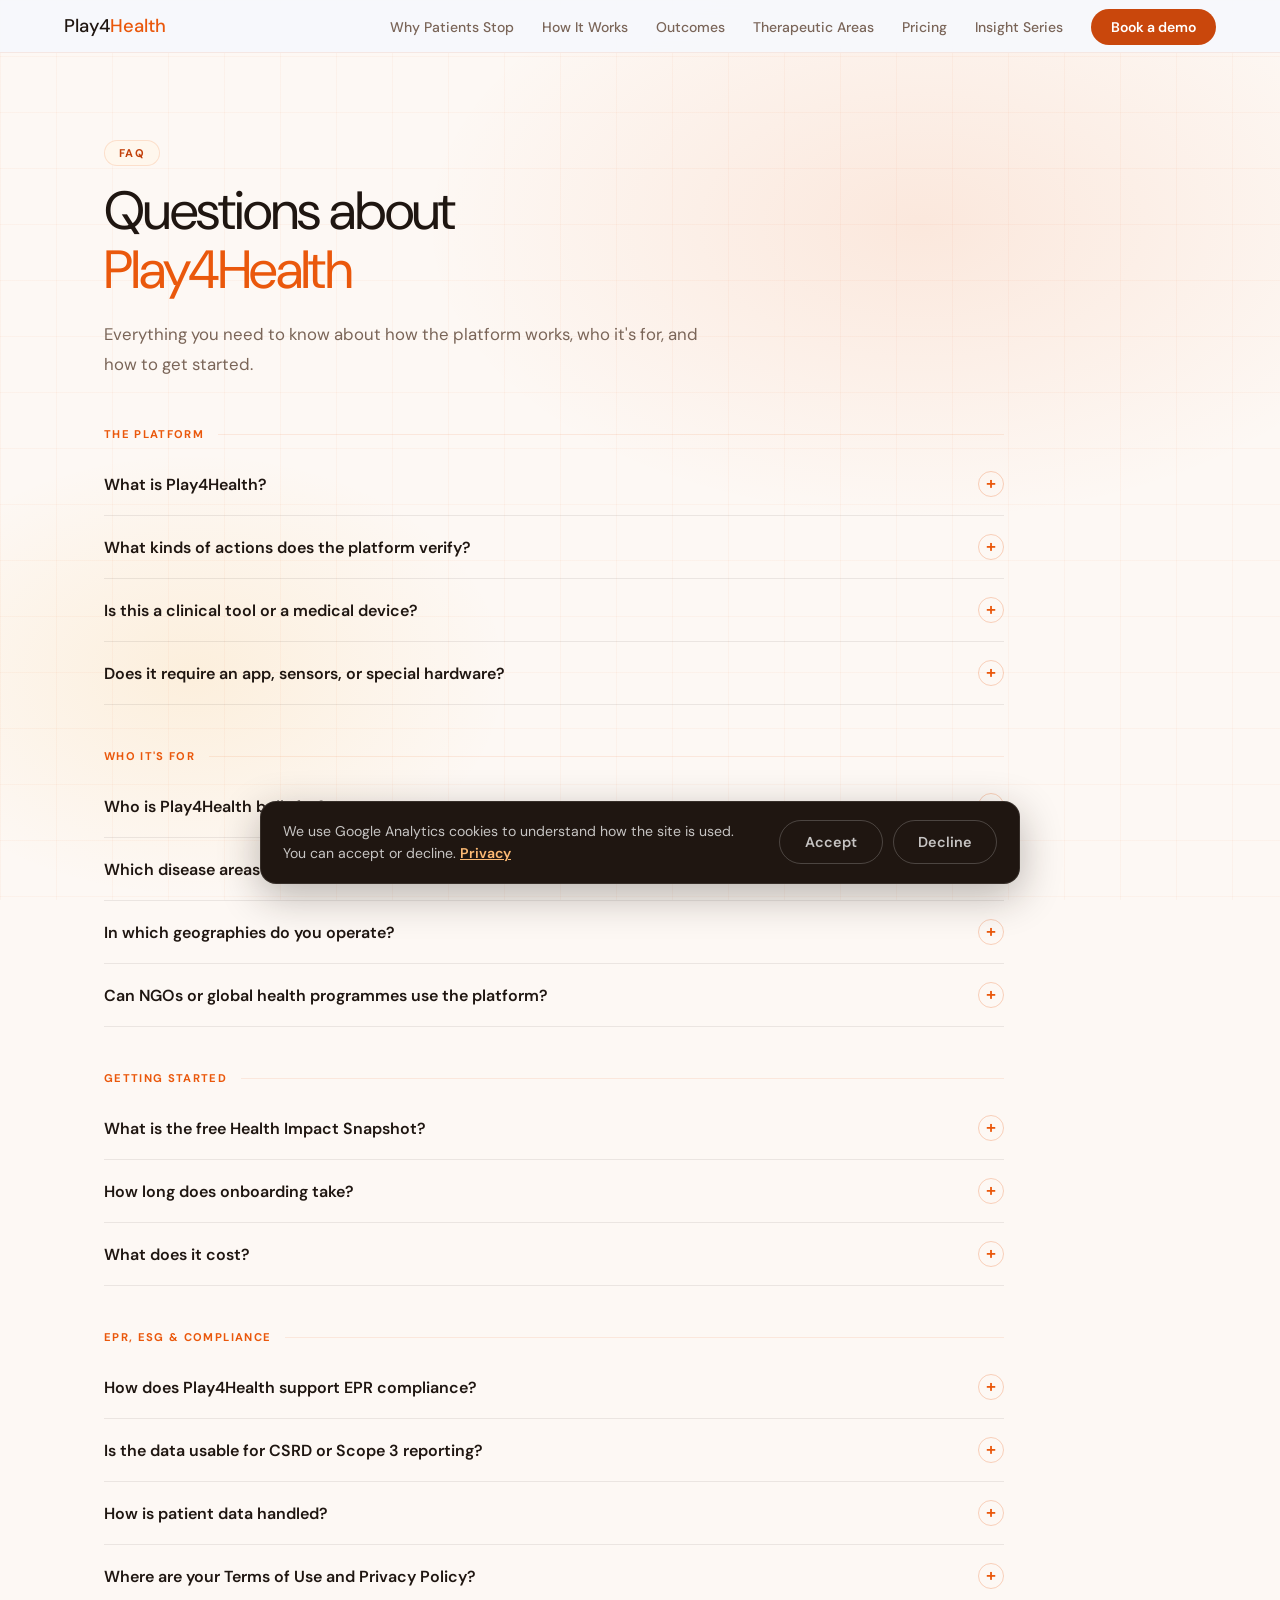
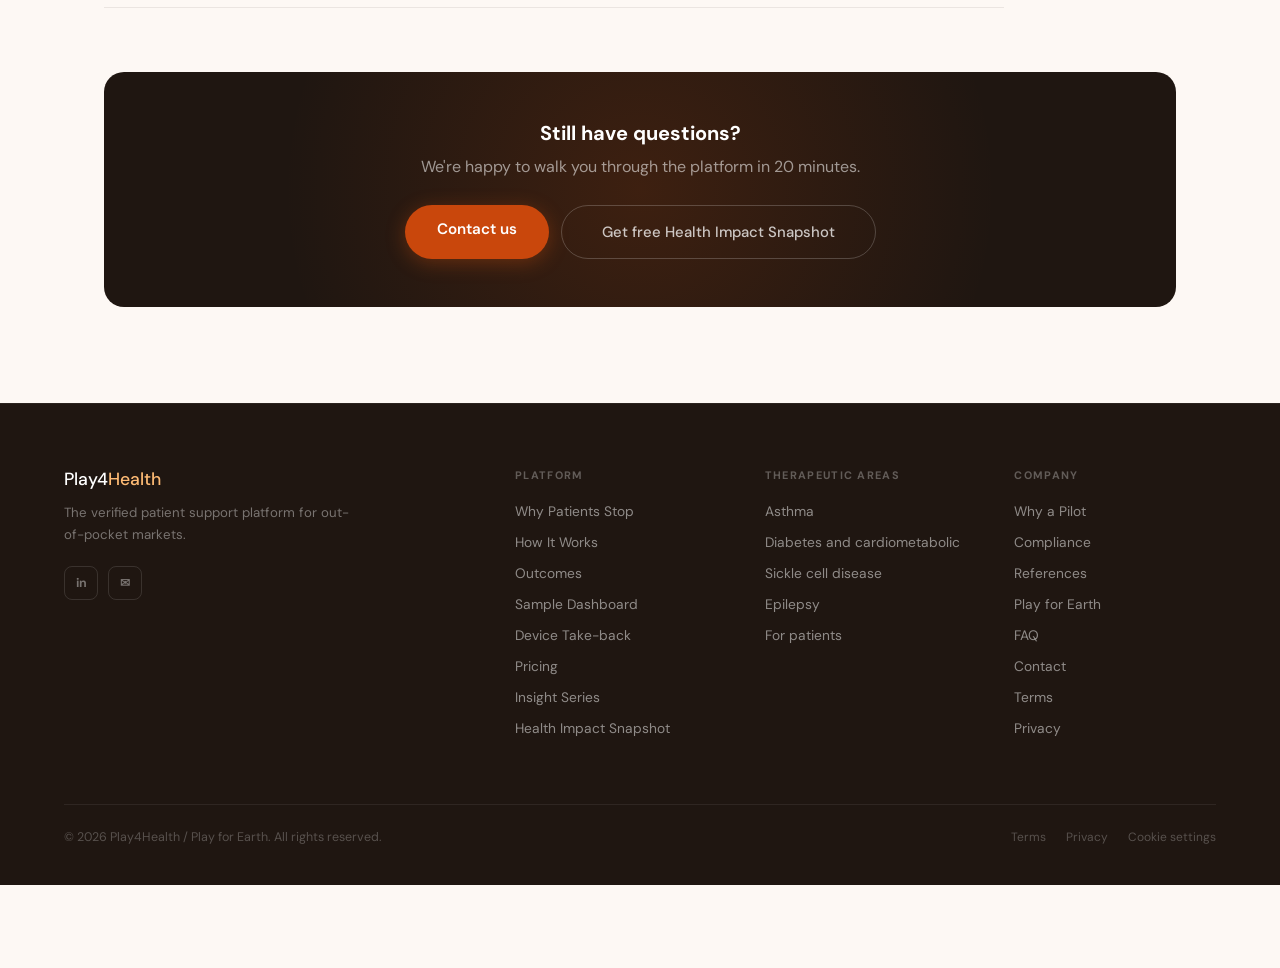
<file: faq/index.html>
<!DOCTYPE html>
<html lang="en">
<head>
<meta charset="UTF-8">
<meta name="viewport" content="width=device-width, initial-scale=1.0">
<link rel="icon" href="/favicon.svg" type="image/svg+xml">
<link rel="icon" href="/favicon-32.png" type="image/png" sizes="32x32">
<link rel="apple-touch-icon" href="/apple-touch-icon.png">
<title>Play4Health: FAQ</title>
<meta name="description" content="Frequently asked questions about Play4Health: verified adherence tracking, device returns, and patient support programme infrastructure for pharma and health organisations.">
<meta name="robots" content="index, follow">
<link rel="canonical" href="https://www.play4health.org/faq">
<meta property="og:title" content="Play4Health: FAQ">
<meta property="og:description" content="Frequently asked questions about Play4Health: verified adherence tracking, device returns, and patient support programme infrastructure for pharma and health organisations.">
<meta property="og:image" content="https://www.play4health.org/og-image.png">
<meta property="og:url" content="https://www.play4health.org/faq">
<meta property="og:type" content="website">
<meta name="twitter:card" content="summary_large_image">
<link rel="preconnect" href="https://fonts.googleapis.com">
<link href="https://fonts.googleapis.com/css2?family=DM+Sans:wght@300;400;500;600;700&display=swap" rel="stylesheet">
<link rel="stylesheet" href="/site.css">
<style>
.faq-list{max-width:900px;}
.faq-group{margin-bottom:44px;}
.faq-group-label{font-size:0.7rem;font-weight:700;letter-spacing:0.12em;text-transform:uppercase;color:var(--blue);display:flex;align-items:center;gap:14px;margin-bottom:12px;}
.faq-group-label::after{content:'';flex:1;height:1px;background:var(--border);}
.faq-item{border-bottom:1px solid var(--border-dark);}
.faq-q{width:100%;background:none;border:none;cursor:pointer;display:flex;justify-content:space-between;align-items:center;padding:18px 0;gap:16px;font-family:var(--sans);font-size:var(--fs-card);font-weight:600;color:var(--ink);text-align:left;transition:color 0.2s;}
.faq-q:hover{color:var(--blue);}
.faq-icon{width:26px;height:26px;border-radius:50%;border:1.5px solid rgba(234,88,12,0.25);display:flex;align-items:center;justify-content:center;color:var(--blue);flex-shrink:0;font-size:1.1rem;line-height:1;transition:transform 0.3s,background 0.2s;}
.faq-item.open .faq-icon{transform:rotate(45deg);background:var(--blue-pale);}
.faq-a{max-height:0;overflow:hidden;transition:max-height 0.35s ease;}
.faq-a-inner{padding:0 0 18px;font-size:0.9rem;color:var(--ink-light);line-height:1.75;}
.faq-a-inner a{color:var(--blue);font-weight:600;text-decoration:none;}
.faq-a-inner a:hover{text-decoration:underline;}
.faq-item.open .faq-a{max-height:600px;}

.cta-strip{background:var(--ink);border-radius:20px;padding:48px 40px;text-align:center;position:relative;overflow:hidden;margin-top:64px;}
.cta-strip::before{content:'';position:absolute;inset:0;background:radial-gradient(circle at 50% 50%,rgba(234,88,12,0.15) 0%,transparent 65%);}
.cta-strip h2{font-size:var(--fs-h3);font-weight:700;line-height:1.3;color:white;margin-bottom:10px;position:relative;z-index:1;}
.cta-strip p{color:rgba(255,255,255,0.55);margin-bottom:28px;position:relative;z-index:1;}
.cta-btns{display:flex;gap:12px;justify-content:center;flex-wrap:wrap;position:relative;z-index:1;}
@media(max-width:600px){.cta-strip{padding:36px 24px;}}
</style>
</head>
<body>
<div class="page-bg"></div>
<div class="page-grid"></div>

<nav id="mainNav">
  <a href="/" class="nav-logo">Play4<span>Health</span></a>
  <ul class="nav-links">
    <li><a href="/#whystop">Why Patients Stop</a></li>
    <li><a href="/#how">How It Works</a></li>
    <li><a href="/#outcomes">Outcomes</a></li>
    <li><a href="/#usecases">Therapeutic Areas</a></li>
    <li><a href="/#pilot">Pricing</a></li>
    <li><a href="/insight-series">Insight Series</a></li>
    <li><a href="/contact" class="nav-cta">Book a demo</a></li>
  </ul>
  <button class="nav-hamburger" id="hamburger" aria-label="Menu">
    <span></span><span></span><span></span>
  </button>
</nav>

<nav class="mobile-menu" id="mobileMenu">
  <a href="/#whystop" class="mobile-menu-link">Why Patients Stop <span class="arrow">&rarr;</span></a>
  <a href="/#how" class="mobile-menu-link">How It Works <span class="arrow">&rarr;</span></a>
  <a href="/#outcomes" class="mobile-menu-link">Outcomes <span class="arrow">&rarr;</span></a>
  <a href="/#usecases" class="mobile-menu-link">Therapeutic Areas <span class="arrow">&rarr;</span></a>
  <a href="/#trust" class="mobile-menu-link">Compliance <span class="arrow">&rarr;</span></a>
  <a href="/#pilot" class="mobile-menu-link">Pricing <span class="arrow">&rarr;</span></a>
  <a href="/insight-series" class="mobile-menu-link">Insight Series <span class="arrow">&rarr;</span></a>
  <a href="/contact" class="mobile-menu-cta">Book a 20-min demo &rarr;</a>
</nav>

<main>
<div class="page-hero">
  <div class="section-eyebrow">FAQ</div>
  <h1>Questions about<br><em>Play4Health</em></h1>
  <p class="page-lead">Everything you need to know about how the platform works, who it's for, and how to get started.</p>
</div>

<div class="page-body">
<div class="faq-list">

  <!-- THE PLATFORM -->
  <div class="faq-group">
    <div class="faq-group-label">The Platform</div>

    <div class="faq-item">
      <button class="faq-q">What is Play4Health?<span class="faq-icon">+</span></button>
      <div class="faq-a"><div class="faq-a-inner">Play4Health is a verified patient support platform for markets where patients pay out of pocket. Patients confirm each dose with a photo from their own phone, say why when a dose is missed, and report how they are doing. Programme teams see who continues, who has gone quiet, and why. No app to download, no sensors, no new infrastructure.</div></div>
    </div>

    <div class="faq-item">
      <button class="faq-q">What kinds of actions does the platform verify?<span class="faq-icon">+</span></button>
      <div class="faq-a"><div class="faq-a-inner">Dose confirmations (a time-stamped photo per dose time), treatment continuity over time, reasons for missed doses, health events and side effects reported from home, and, as an option, device returns at the pharmacy (inhalers, pens).</div></div>
    </div>

    <div class="faq-item">
      <button class="faq-q">Is this a clinical tool or a medical device?<span class="faq-icon">+</span></button>
      <div class="faq-a"><div class="faq-a-inner">No. Play4Health is a <strong>compliance and engagement platform</strong>, not a clinical decision support tool and not a medical device. It does not provide treatment recommendations or diagnostic outputs. All clinical decisions remain with the patient's healthcare provider. The platform generates verified data on treatment continuity for patient support, access and real-world evidence programmes.</div></div>
    </div>

    <div class="faq-item">
      <button class="faq-q">Does it require an app, sensors, or special hardware?<span class="faq-icon">+</span></button>
      <div class="faq-a"><div class="faq-a-inner">No app to download. Patients use a web link: nothing to install, and it works offline. They sign in once on their phone. No sensors or hardware. The platform runs through smartphones patients and caregivers already have. This is a core design principle: zero new infrastructure.</div></div>
    </div>
  </div>

  <!-- WHO IT'S FOR -->
  <div class="faq-group">
    <div class="faq-group-label">Who It's For</div>

    <div class="faq-item">
      <button class="faq-q">Who is Play4Health built for?<span class="faq-icon">+</span></button>
      <div class="faq-a"><div class="faq-a-inner">Pharmaceutical companies running patient support or access programmes, and the funders, foundations and public health programmes who need to know that patients stay on treatment: for donor reporting, health ministry engagement, or impact measurement.</div></div>
    </div>

    <div class="faq-item">
      <button class="faq-q">Which disease areas does it support?<span class="faq-icon">+</span></button>
      <div class="faq-a"><div class="faq-a-inner">We start with asthma, diabetes and cardiometabolic conditions, sickle cell disease and epilepsy. The platform is condition-agnostic: any long-term treatment with a near-daily action a patient can confirm.</div></div>
    </div>

    <div class="faq-item">
      <button class="faq-q">In which geographies do you operate?<span class="faq-icon">+</span></button>
      <div class="faq-a"><div class="faq-a-inner">We are headquartered in Nairobi and start in Kenya, then Uganda. The verification engine behind Play4Health has already captured 20,000+ field actions with Play for Earth. No patient cohort has been deployed yet. The platform is built for low-connectivity settings: it works offline on the phones patients already have.</div></div>
    </div>

    <div class="faq-item">
      <button class="faq-q">Can NGOs or global health programmes use the platform?<span class="faq-icon">+</span></button>
      <div class="faq-a"><div class="faq-a-inner">Yes. The platform suits any organisation running distributed patient or community health programmes that require verified behavioral data: NGOs, public health ministries, development funders, and foundations included. <a href="/contact">Contact us</a> to discuss programme-specific pricing.</div></div>
    </div>
  </div>

  <!-- GETTING STARTED -->
  <div class="faq-group">
    <div class="faq-group-label">Getting Started</div>

    <div class="faq-item">
      <button class="faq-q">What is the free Health Impact Snapshot?<span class="faq-icon">+</span></button>
      <div class="faq-a"><div class="faq-a-inner">A short scoping note, no commitment required. For your condition area and country, we outline what your programme could measure, what a pilot would look like, and how it would run. Delivered within one week. <a href="/health-impact-snapshot">Request yours →</a></div></div>
    </div>

    <div class="faq-item">
      <button class="faq-q">How long does onboarding take?<span class="faq-icon">+</span></button>
      <div class="faq-a"><div class="faq-a-inner">A pilot usually starts within 4 to 6 weeks: programme set-up, dashboard and a supervised start. We scope it with you in a call.</div></div>
    </div>

    <div class="faq-item">
      <button class="faq-q">What does it cost?<span class="faq-icon">+</span></button>
      <div class="faq-a"><div class="faq-a-inner">Pricing depends on the programme scope and number of patients. <a href="https://calendly.com/play4health/30min" target="_blank">Book a call</a> and we'll scope it together.</div></div>
    </div>
  </div>

  <!-- EPR & ESG -->
  <div class="faq-group">
    <div class="faq-group-label">EPR, ESG & Compliance</div>

    <div class="faq-item">
      <button class="faq-q">How does Play4Health support EPR compliance?<span class="faq-icon">+</span></button>
      <div class="faq-a"><div class="faq-a-inner">Many markets are introducing EPR obligations for pharmaceutical packaging, including inhalers and single-use injection devices. Device take-back is an option. When it is switched on, Play4Health generates photo-verified, time-stamped return records, usable as evidence for EPR reporting. Collection and reprocessing stay with your logistics and waste partners.</div></div>
    </div>

    <div class="faq-item">
      <button class="faq-q">Is the data usable for CSRD or Scope 3 reporting?<span class="faq-icon">+</span></button>
      <div class="faq-a"><div class="faq-a-inner">Yes. Device return volumes and packaging recovery data generated through Play4Health can be structured to support CSRD disclosure and Scope 3 Category 12 (end-of-life treatment of sold products) reporting. We recommend using this data as field-level evidence alongside your broader ESG reporting framework.</div></div>
    </div>

    <div class="faq-item">
      <button class="faq-q">How is patient data handled?<span class="faq-icon">+</span></button>
      <div class="faq-a"><div class="faq-a-inner">Consent comes first, and patients can export or delete their data at any time. Each programme's data is isolated, sponsor views are aggregated with small groups hidden, and every access is logged. Dose photos are deleted after a set retention period. Designed around the Kenya and Uganda data protection acts and GDPR principles.</div></div>
    </div>

    <div class="faq-item">
      <button class="faq-q">Where are your Terms of Use and Privacy Policy?<span class="faq-icon">+</span></button>
      <div class="faq-a"><div class="faq-a-inner"><a href="/terms">Terms of Use</a> &nbsp;·&nbsp; <a href="/privacy">Privacy Policy</a></div></div>
    </div>
  </div>

</div>

<div class="cta-strip">
  <h2>Still have questions?</h2>
  <p>We're happy to walk you through the platform in 20 minutes.</p>
  <div class="cta-btns">
    <a href="/contact" class="btn-primary">Contact us</a>
    <a href="/health-impact-snapshot" class="btn-outline">Get free Health Impact Snapshot</a>
  </div>
</div>
</div>
</main>

<footer>
  <div class="footer-grid">
    <div>
      <a href="/" class="footer-logo">Play4<span>Health</span></a>
      <p class="footer-tagline">The verified patient support platform for out-of-pocket markets.</p>
      <div class="footer-social">
        <a href="https://www.linkedin.com/company/playforearth" target="_blank" rel="noopener" class="social-btn">in</a>
        <a href="mailto:clement@play4health.org" class="social-btn">&#9993;</a>
      </div>
    </div>
    <div class="footer-col">
      <h5>Platform</h5>
      <ul>
        <li><a href="/#whystop">Why Patients Stop</a></li>
        <li><a href="/#how">How It Works</a></li>
        <li><a href="/#outcomes">Outcomes</a></li>
        <li><a href="/demo">Sample Dashboard</a></li>
        <li><a href="/#usecases">Device Take-back</a></li>
        <li><a href="/#pilot">Pricing</a></li>
        <li><a href="/insight-series">Insight Series</a></li>
        <li><a href="/health-impact-snapshot">Health Impact Snapshot</a></li>
      </ul>
    </div>
    <div class="footer-col">
      <h5>Therapeutic areas</h5>
      <ul>
        <li><a href="/asthma">Asthma</a></li>
        <li><a href="/diabetes">Diabetes and cardiometabolic</a></li>
        <li><a href="/sickle-cell">Sickle cell disease</a></li>
        <li><a href="/#usecases">Epilepsy</a></li>
        <li><a href="/patients">For patients</a></li>
      </ul>
    </div>
    <div class="footer-col">
      <h5>Company</h5>
      <ul>
        <li><a href="/#pilot">Why a Pilot</a></li>
        <li><a href="/#trust">Compliance</a></li>
        <li><a href="/#references">References</a></li>
        <li><a href="https://www.playforearth.org">Play for Earth</a></li>
        <li><a href="/faq">FAQ</a></li>
        <li><a href="/contact">Contact</a></li>
        <li><a href="/terms">Terms</a></li>
        <li><a href="/privacy">Privacy</a></li>
      </ul>
    </div>
  </div>
  <div class="footer-bottom">
    <span class="footer-copy">&copy; 2026 Play4Health / Play for Earth. All rights reserved.</span>
    <div class="footer-legal"><a href="/terms">Terms</a><a href="/privacy">Privacy</a><a href="/privacy#cookies" class="cookie-settings">Cookie settings</a></div>
  </div>
</footer>

<script src="/site.js"></script>
<script>
document.querySelectorAll('.faq-q').forEach(btn => {
  btn.addEventListener('click', () => {
    const item = btn.parentElement;
    const open = item.classList.contains('open');
    document.querySelectorAll('.faq-item.open').forEach(i => i.classList.remove('open'));
    if (!open) item.classList.add('open');
  });
});
</script>
</body>
</html>
</file>
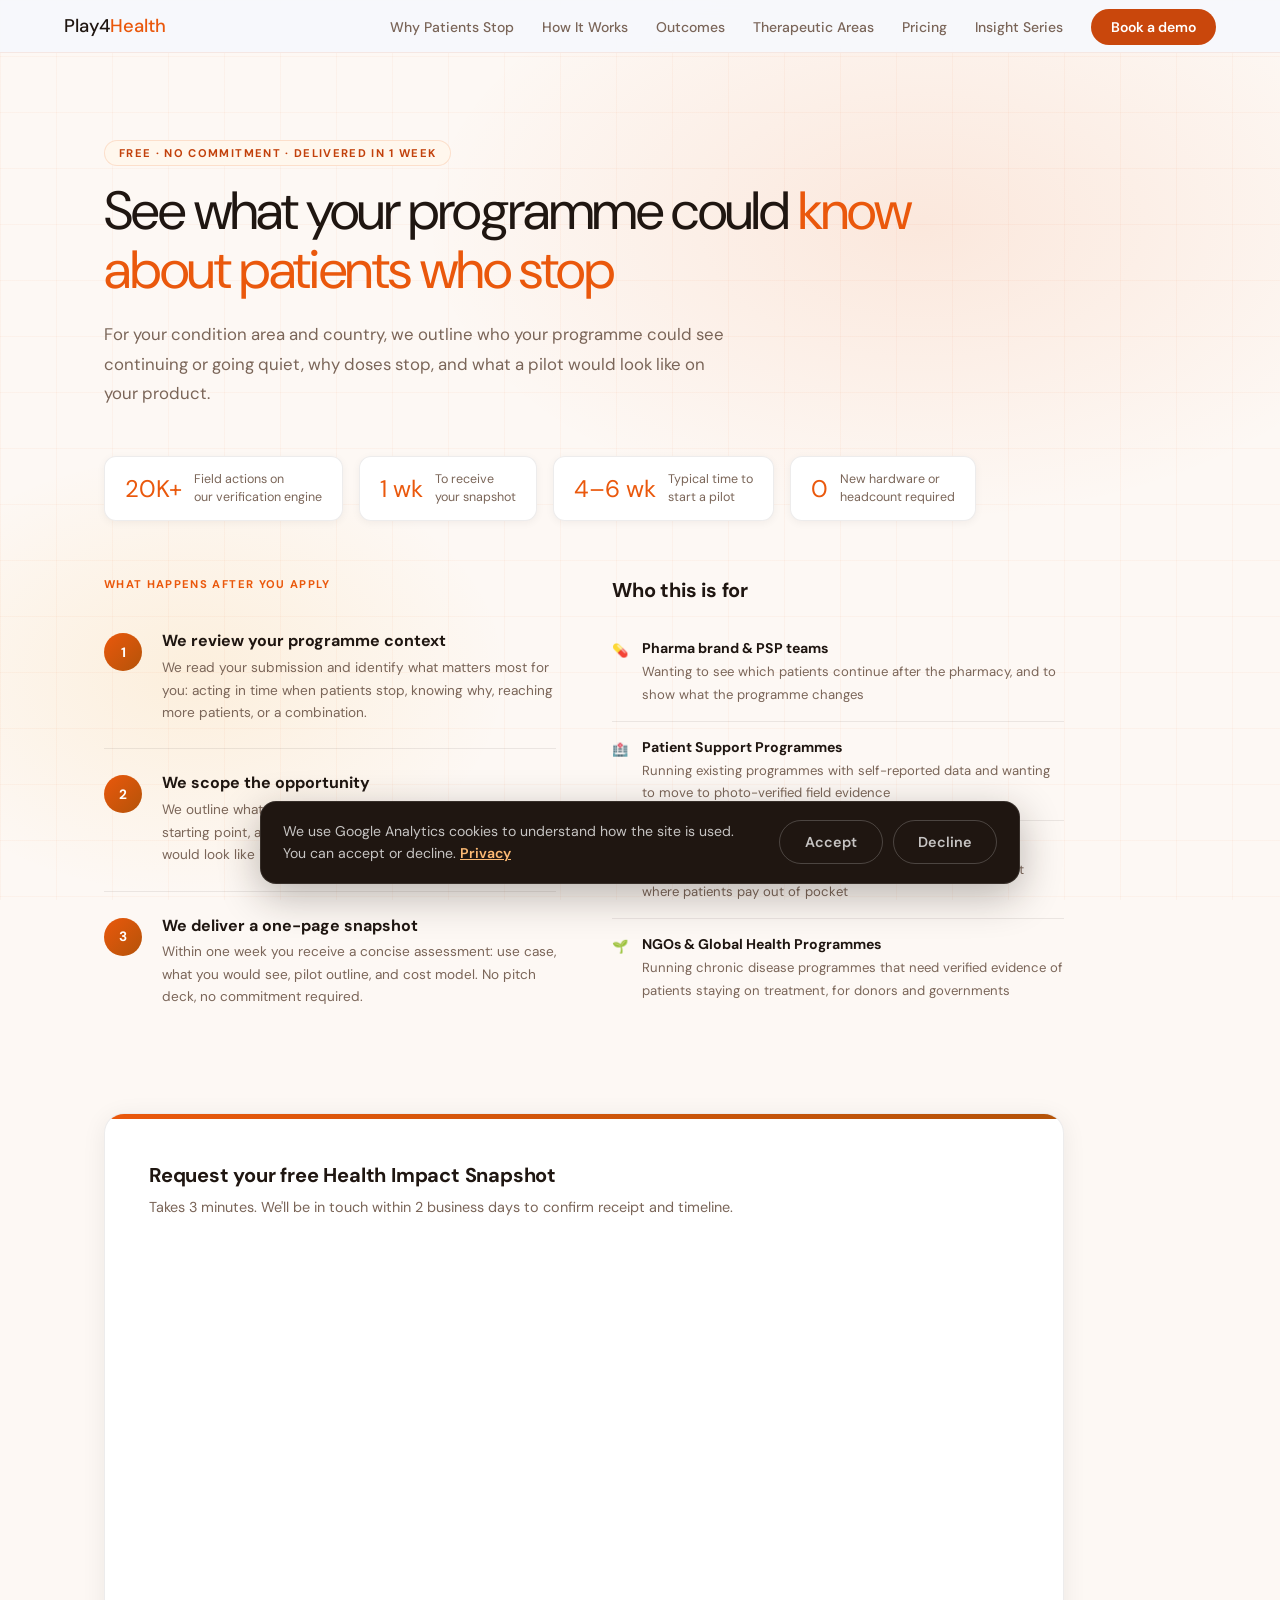
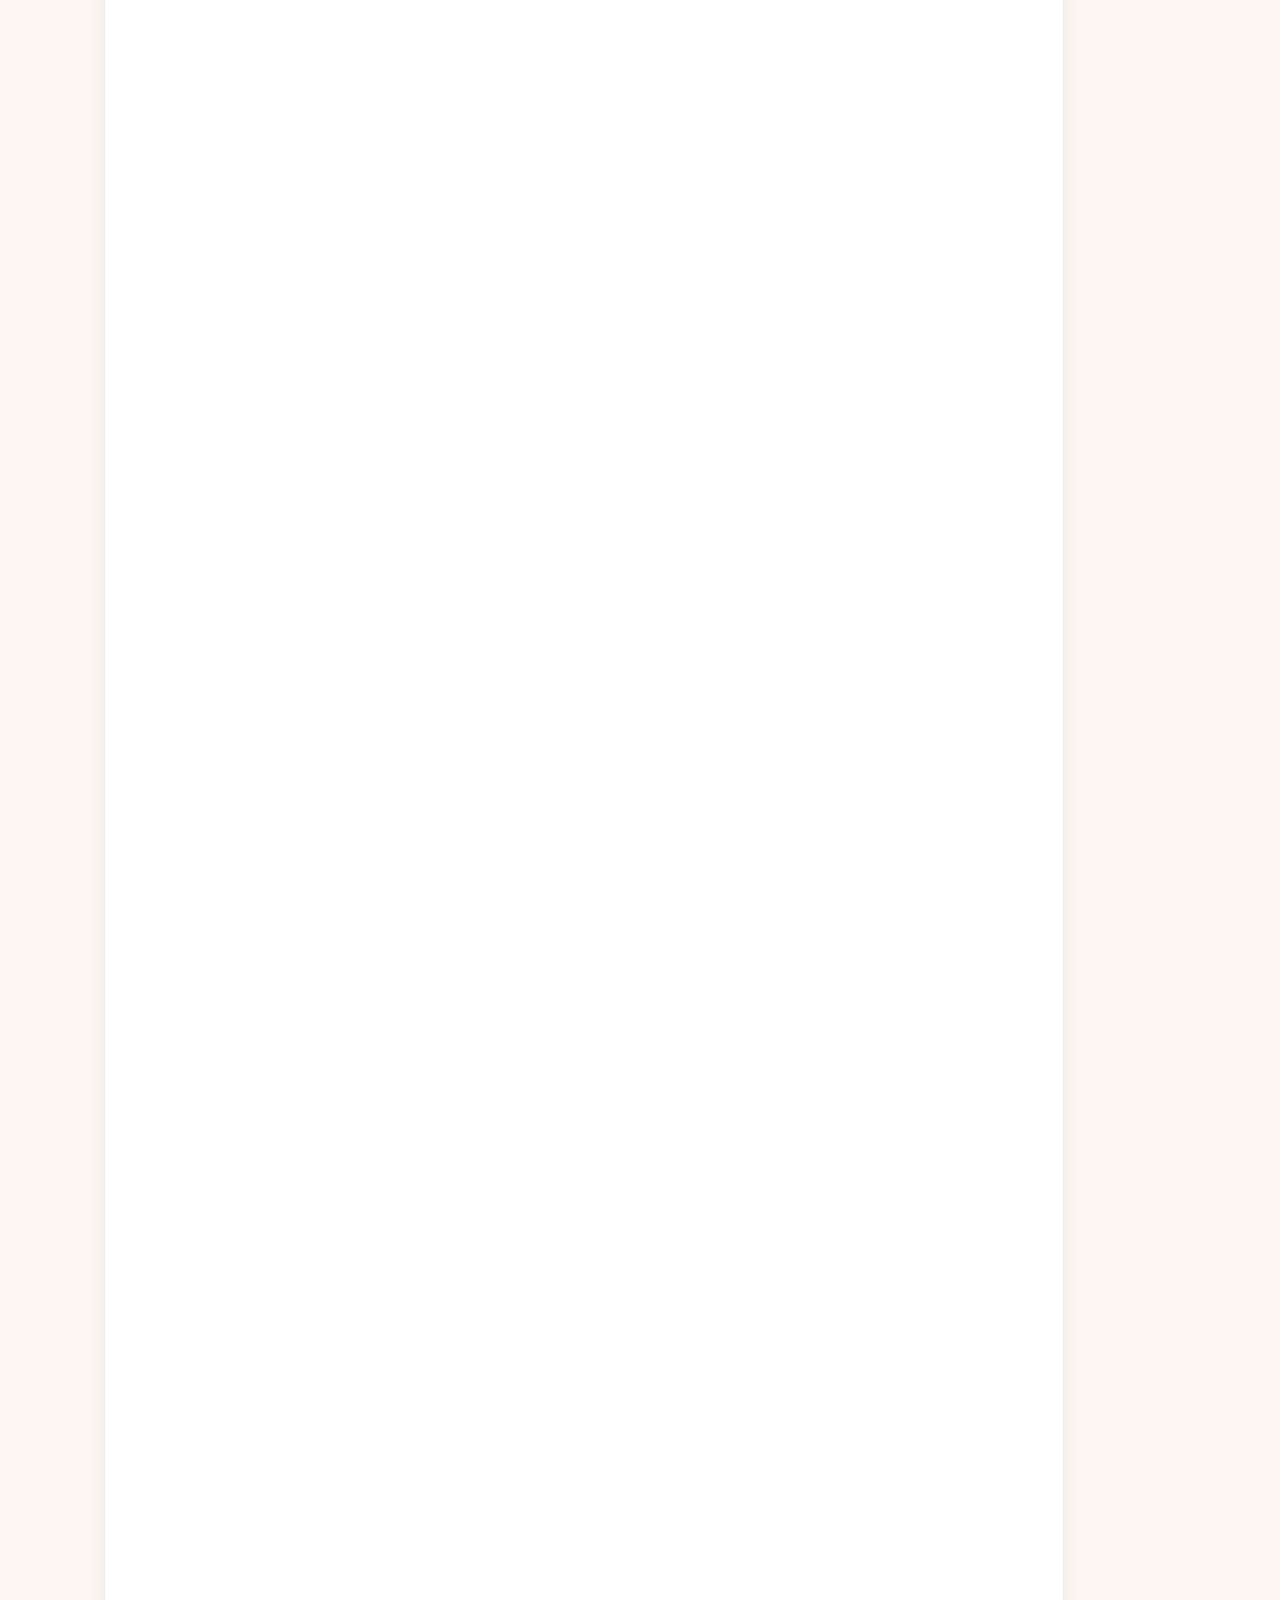
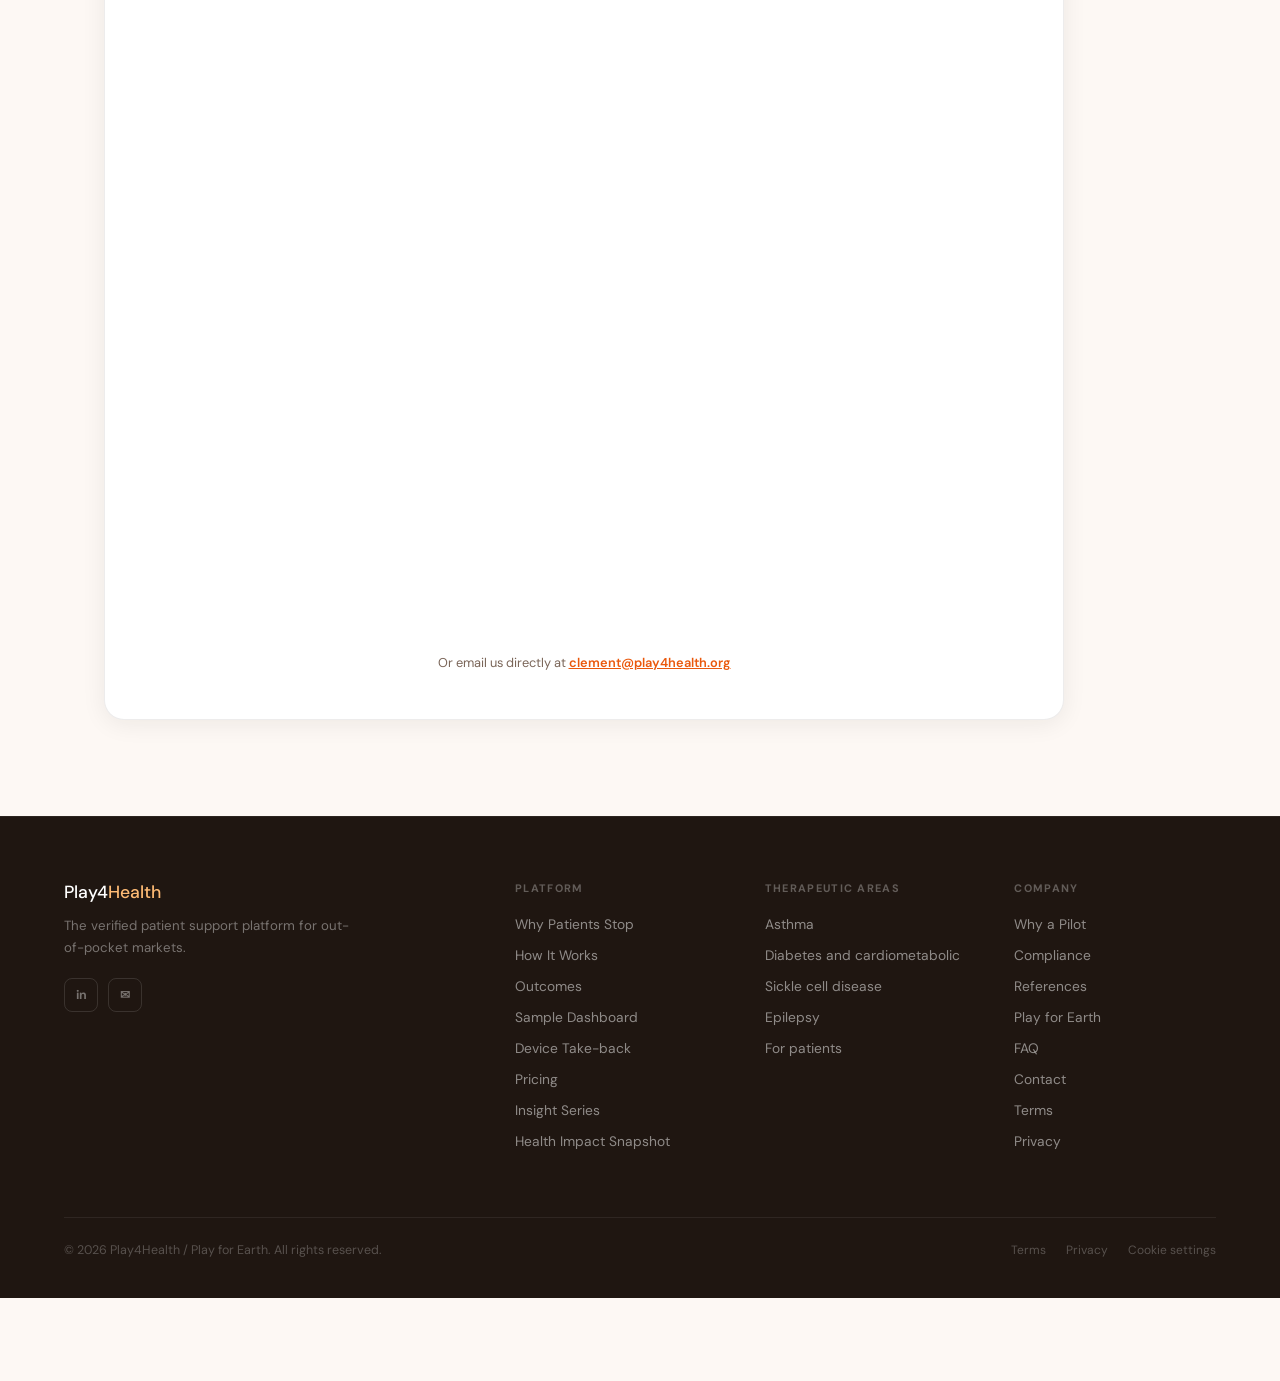
<file: health-impact-snapshot/index.html>
<!DOCTYPE html>
<html lang="en">
<head>
<meta charset="UTF-8">
<meta name="viewport" content="width=device-width, initial-scale=1.0">
<link rel="icon" href="/favicon.svg" type="image/svg+xml">
<link rel="icon" href="/favicon-32.png" type="image/png" sizes="32x32">
<link rel="apple-touch-icon" href="/apple-touch-icon.png">
<title>Play4Health: Free Health Impact Snapshot</title>
<meta name="description" content="Get a free Health Impact Snapshot from Play4Health: for your condition area and country, what your programme could see about patients staying on treatment, and what a pilot would look like.">
<meta name="robots" content="index, follow">
<link rel="canonical" href="https://www.play4health.org/health-impact-snapshot">
<meta property="og:title" content="Play4Health: Free Health Impact Snapshot">
<meta property="og:description" content="Get a free Health Impact Snapshot from Play4Health: for your condition area and country, what your programme could see about patients staying on treatment, and what a pilot would look like.">
<meta property="og:image" content="https://www.play4health.org/og-image.png">
<meta property="og:url" content="https://www.play4health.org/health-impact-snapshot">
<meta property="og:type" content="website">
<meta name="twitter:card" content="summary_large_image">
<link rel="preconnect" href="https://fonts.googleapis.com">
<link href="https://fonts.googleapis.com/css2?family=DM+Sans:wght@300;400;500;600;700&display=swap" rel="stylesheet">
<link rel="stylesheet" href="/site.css">
<style>
.proof-strip{display:flex;gap:16px;flex-wrap:wrap;margin-bottom:56px;}
.proof-chip{background:white;border:1px solid var(--border-dark);border-radius:12px;padding:14px 20px;display:flex;align-items:center;gap:12px;box-shadow:0 2px 8px rgba(31,22,17,0.05);}
.chip-num{font-size:1.5rem;font-weight:400;color:var(--blue);line-height:1;}
.chip-label{font-size:0.78rem;color:var(--ink-light);line-height:1.4;}

.snapshot-layout{max-width:960px;display:grid;grid-template-columns:1fr 1fr;gap:56px;align-items:start;margin-bottom:80px;}
.steps-list{display:flex;flex-direction:column;}
.steps-eyebrow{font-size:0.7rem;font-weight:700;letter-spacing:0.12em;text-transform:uppercase;color:var(--blue);margin-bottom:16px;}
.step-row{display:flex;gap:20px;padding:24px 0;border-bottom:1px solid var(--border-dark);}
.step-row:last-child{border-bottom:none;}
.step-circle{width:38px;height:38px;border-radius:50%;background:linear-gradient(135deg,var(--blue),var(--teal));color:white;font-size:0.85rem;font-weight:700;display:flex;align-items:center;justify-content:center;flex-shrink:0;margin-top:2px;}
.step-body h3{font-size:var(--fs-card);font-weight:700;line-height:1.3;color:var(--ink);margin-bottom:5px;}
.step-body p{font-size:0.85rem;color:var(--ink-light);line-height:1.65;}
.for-whom h3{font-size:var(--fs-h3);font-weight:700;line-height:1.3;letter-spacing:-0.01em;margin-bottom:20px;color:var(--ink);}
.for-item{display:flex;gap:14px;align-items:flex-start;padding:16px 0;border-bottom:1px solid var(--border-dark);}
.for-item:last-child{border-bottom:none;}
.for-icon{font-size:1.2rem;flex-shrink:0;margin-top:2px;}
.for-item strong{display:block;font-size:0.88rem;font-weight:700;color:var(--ink);margin-bottom:3px;}
.for-item span{font-size:0.82rem;color:var(--ink-light);line-height:1.55;}

.form-section{max-width:960px;}
.form-card{background:white;border:1px solid var(--border-dark);border-radius:20px;padding:48px 44px;box-shadow:0 4px 24px rgba(31,22,17,0.07);position:relative;overflow:hidden;}
.form-card::before{content:'';position:absolute;top:0;left:0;right:0;height:5px;background:linear-gradient(90deg,var(--blue),var(--teal));}
.form-card h2{font-size:var(--fs-h3);font-weight:700;line-height:1.3;letter-spacing:-0.01em;margin-bottom:8px;color:var(--ink);}
.form-sub{font-size:0.9rem;color:var(--ink-light);margin-bottom:32px;line-height:1.6;}
.form-card iframe{display:block;width:100%;max-width:100%;border:0;}
.form-alt{font-size:0.8rem;color:var(--ink-light);margin-top:16px;text-align:center;}
.form-alt a{color:var(--blue);font-weight:600;}
@media(max-width:700px){.snapshot-layout{grid-template-columns:1fr;gap:40px;}.form-card{padding:32px 24px;}}
</style>
</head>
<body>
<div class="page-bg"></div>
<div class="page-grid"></div>

<nav id="mainNav">
  <a href="/" class="nav-logo">Play4<span>Health</span></a>
  <ul class="nav-links">
    <li><a href="/#whystop">Why Patients Stop</a></li>
    <li><a href="/#how">How It Works</a></li>
    <li><a href="/#outcomes">Outcomes</a></li>
    <li><a href="/#usecases">Therapeutic Areas</a></li>
    <li><a href="/#pilot">Pricing</a></li>
    <li><a href="/insight-series">Insight Series</a></li>
    <li><a href="/contact" class="nav-cta">Book a demo</a></li>
  </ul>
  <button class="nav-hamburger" id="hamburger" aria-label="Menu">
    <span></span><span></span><span></span>
  </button>
</nav>

<nav class="mobile-menu" id="mobileMenu">
  <a href="/#whystop" class="mobile-menu-link">Why Patients Stop <span class="arrow">&rarr;</span></a>
  <a href="/#how" class="mobile-menu-link">How It Works <span class="arrow">&rarr;</span></a>
  <a href="/#outcomes" class="mobile-menu-link">Outcomes <span class="arrow">&rarr;</span></a>
  <a href="/#usecases" class="mobile-menu-link">Therapeutic Areas <span class="arrow">&rarr;</span></a>
  <a href="/#trust" class="mobile-menu-link">Compliance <span class="arrow">&rarr;</span></a>
  <a href="/#pilot" class="mobile-menu-link">Pricing <span class="arrow">&rarr;</span></a>
  <a href="/insight-series" class="mobile-menu-link">Insight Series <span class="arrow">&rarr;</span></a>
  <a href="/contact" class="mobile-menu-cta">Book a 20-min demo &rarr;</a>
</nav>

<main>
<div class="page-hero">
  <div class="section-eyebrow">Free · No commitment · Delivered in 1 week</div>
  <h1>See what your programme could <em>know about patients who stop</em></h1>
  <p class="page-lead">For your condition area and country, we outline who your programme could see continuing or going quiet, why doses stop, and what a pilot would look like on your product.</p>
</div>

<div class="page-body">
<div class="proof-strip">
  <div class="proof-chip">
    <span class="chip-num">20K+</span>
    <span class="chip-label">Field actions on<br>our verification engine</span>
  </div>
  <div class="proof-chip">
    <span class="chip-num">1 wk</span>
    <span class="chip-label">To receive<br>your snapshot</span>
  </div>
  <div class="proof-chip">
    <span class="chip-num">4–6 wk</span>
    <span class="chip-label">Typical time to<br>start a pilot</span>
  </div>
  <div class="proof-chip">
    <span class="chip-num">0</span>
    <span class="chip-label">New hardware or<br>headcount required</span>
  </div>
</div>

<div class="snapshot-layout">
  <div class="steps-list">
    <div class="steps-eyebrow">What happens after you apply</div>
    <div class="step-row">
      <div class="step-circle">1</div>
      <div class="step-body">
        <h3>We review your programme context</h3>
        <p>We read your submission and identify what matters most for you: acting in time when patients stop, knowing why, reaching more patients, or a combination.</p>
      </div>
    </div>
    <div class="step-row">
      <div class="step-circle">2</div>
      <div class="step-body">
        <h3>We scope the opportunity</h3>
        <p>We outline what your programme could measure, your starting point, and what a pilot with a first read at day 90 would look like in practice.</p>
      </div>
    </div>
    <div class="step-row">
      <div class="step-circle">3</div>
      <div class="step-body">
        <h3>We deliver a one-page snapshot</h3>
        <p>Within one week you receive a concise assessment: use case, what you would see, pilot outline, and cost model. No pitch deck, no commitment required.</p>
      </div>
    </div>
  </div>

  <div class="for-whom">
    <h3>Who this is for</h3>
    <div class="for-item">
      <span class="for-icon">💊</span>
      <div>
        <strong>Pharma brand & PSP teams</strong>
        <span>Wanting to see which patients continue after the pharmacy, and to show what the programme changes</span>
      </div>
    </div>
    <div class="for-item">
      <span class="for-icon">🏥</span>
      <div>
        <strong>Patient Support Programmes</strong>
        <span>Running existing programmes with self-reported data and wanting to move to photo-verified field evidence</span>
      </div>
    </div>
    <div class="for-item">
      <span class="for-icon">🤝</span>
      <div>
        <strong>Access programmes</strong>
        <span>Getting more patients onto treatment, and keeping them on it where patients pay out of pocket</span>
      </div>
    </div>
    <div class="for-item">
      <span class="for-icon">🌱</span>
      <div>
        <strong>NGOs & Global Health Programmes</strong>
        <span>Running chronic disease programmes that need verified evidence of patients staying on treatment, for donors and governments</span>
      </div>
    </div>
  </div>
</div>

<div class="form-section">
  <div class="form-card">
    <h2>Request your free Health Impact Snapshot</h2>
    <p class="form-sub">Takes 3 minutes. We'll be in touch within 2 business days to confirm receipt and timeline.</p>
    <iframe src="https://docs.google.com/forms/d/e/1FAIpQLSdXKiRFE3tYGvPbDeD0kdHsmQn9C0O7_tfVj8UTyy0E3w8MnQ/viewform?embedded=true" width="640" height="2587" frameborder="0" marginheight="0" marginwidth="0">Loading…</iframe>
    <p class="form-alt">
      Or email us directly at <a href="mailto:clement@play4health.org">clement@play4health.org</a>
    </p>
  </div>
</div>
</div>
</main>

<footer>
  <div class="footer-grid">
    <div>
      <a href="/" class="footer-logo">Play4<span>Health</span></a>
      <p class="footer-tagline">The verified patient support platform for out-of-pocket markets.</p>
      <div class="footer-social">
        <a href="https://www.linkedin.com/company/playforearth" target="_blank" rel="noopener" class="social-btn">in</a>
        <a href="mailto:clement@play4health.org" class="social-btn">&#9993;</a>
      </div>
    </div>
    <div class="footer-col">
      <h5>Platform</h5>
      <ul>
        <li><a href="/#whystop">Why Patients Stop</a></li>
        <li><a href="/#how">How It Works</a></li>
        <li><a href="/#outcomes">Outcomes</a></li>
        <li><a href="/demo">Sample Dashboard</a></li>
        <li><a href="/#usecases">Device Take-back</a></li>
        <li><a href="/#pilot">Pricing</a></li>
        <li><a href="/insight-series">Insight Series</a></li>
        <li><a href="/health-impact-snapshot">Health Impact Snapshot</a></li>
      </ul>
    </div>
    <div class="footer-col">
      <h5>Therapeutic areas</h5>
      <ul>
        <li><a href="/asthma">Asthma</a></li>
        <li><a href="/diabetes">Diabetes and cardiometabolic</a></li>
        <li><a href="/sickle-cell">Sickle cell disease</a></li>
        <li><a href="/#usecases">Epilepsy</a></li>
        <li><a href="/patients">For patients</a></li>
      </ul>
    </div>
    <div class="footer-col">
      <h5>Company</h5>
      <ul>
        <li><a href="/#pilot">Why a Pilot</a></li>
        <li><a href="/#trust">Compliance</a></li>
        <li><a href="/#references">References</a></li>
        <li><a href="https://www.playforearth.org">Play for Earth</a></li>
        <li><a href="/faq">FAQ</a></li>
        <li><a href="/contact">Contact</a></li>
        <li><a href="/terms">Terms</a></li>
        <li><a href="/privacy">Privacy</a></li>
      </ul>
    </div>
  </div>
  <div class="footer-bottom">
    <span class="footer-copy">&copy; 2026 Play4Health / Play for Earth. All rights reserved.</span>
    <div class="footer-legal"><a href="/terms">Terms</a><a href="/privacy">Privacy</a><a href="/privacy#cookies" class="cookie-settings">Cookie settings</a></div>
  </div>
</footer>

<script src="/site.js"></script>
</body>
</html>
</file>
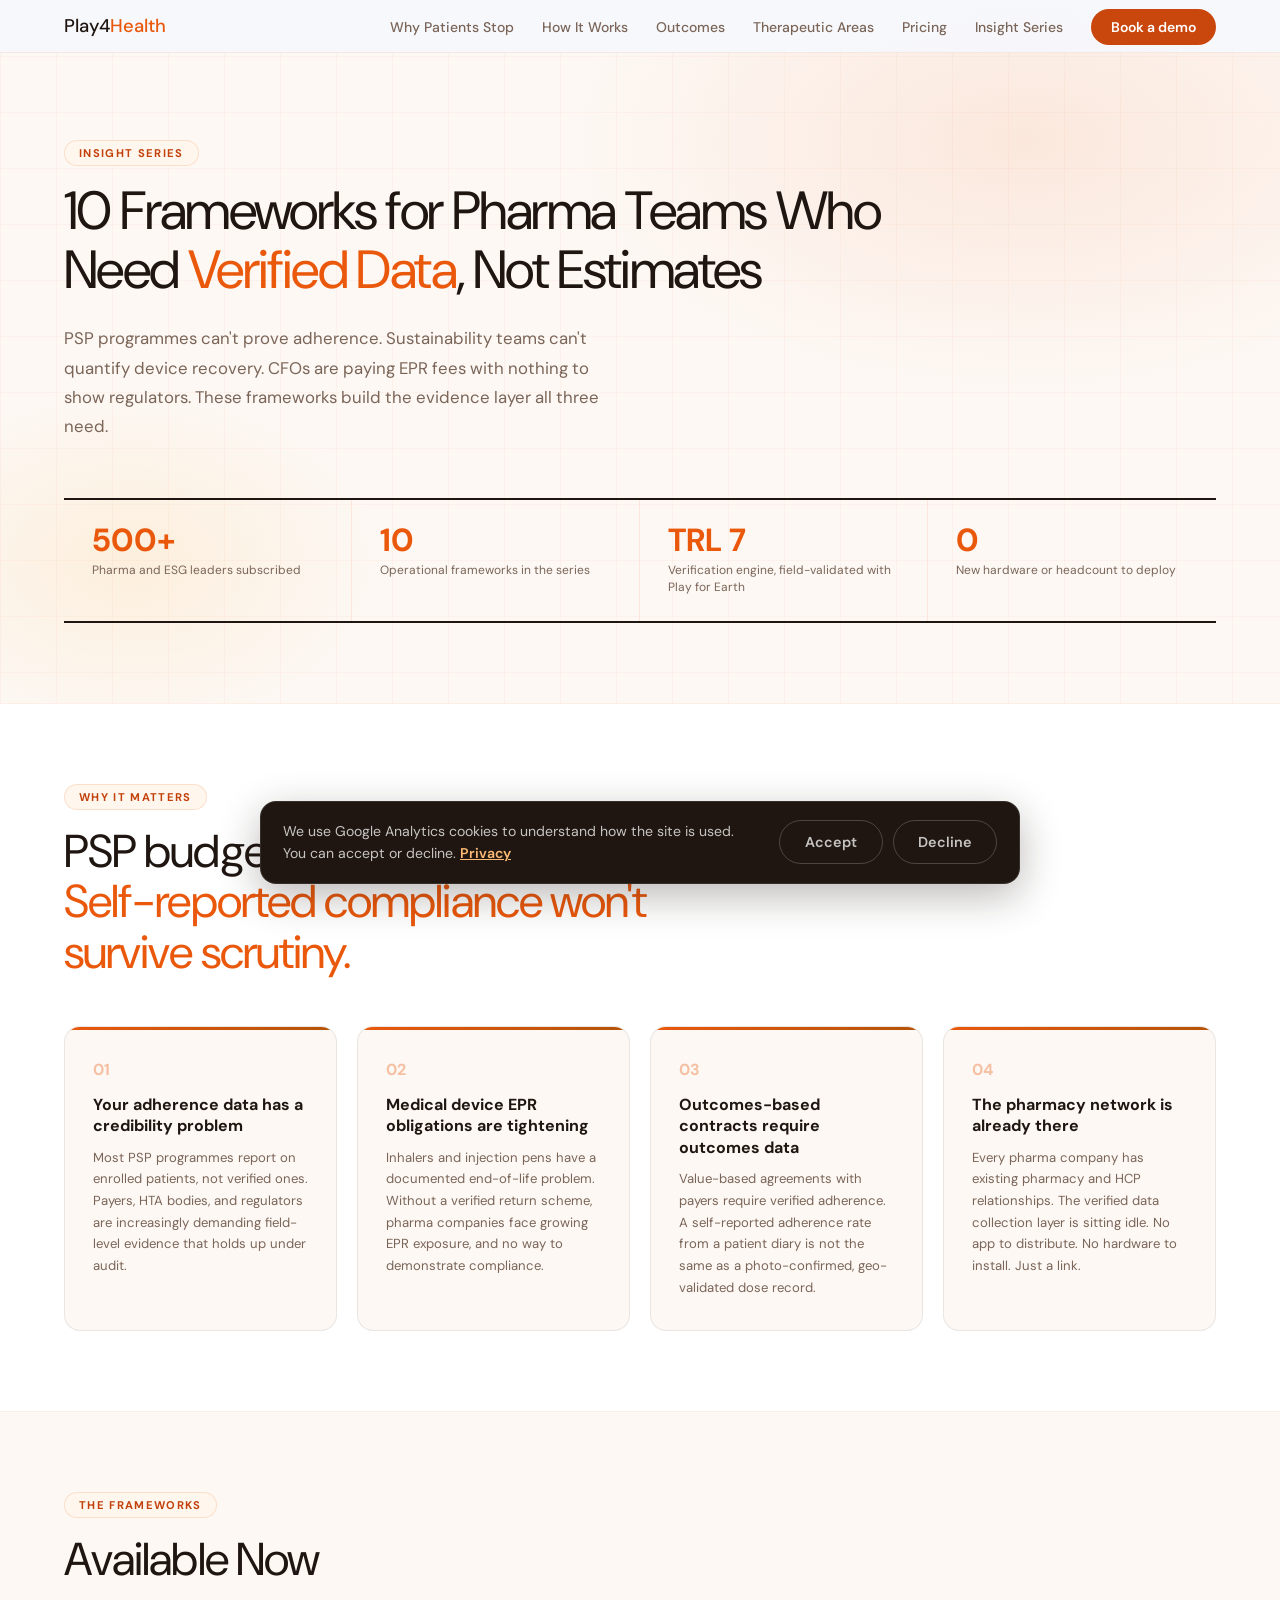
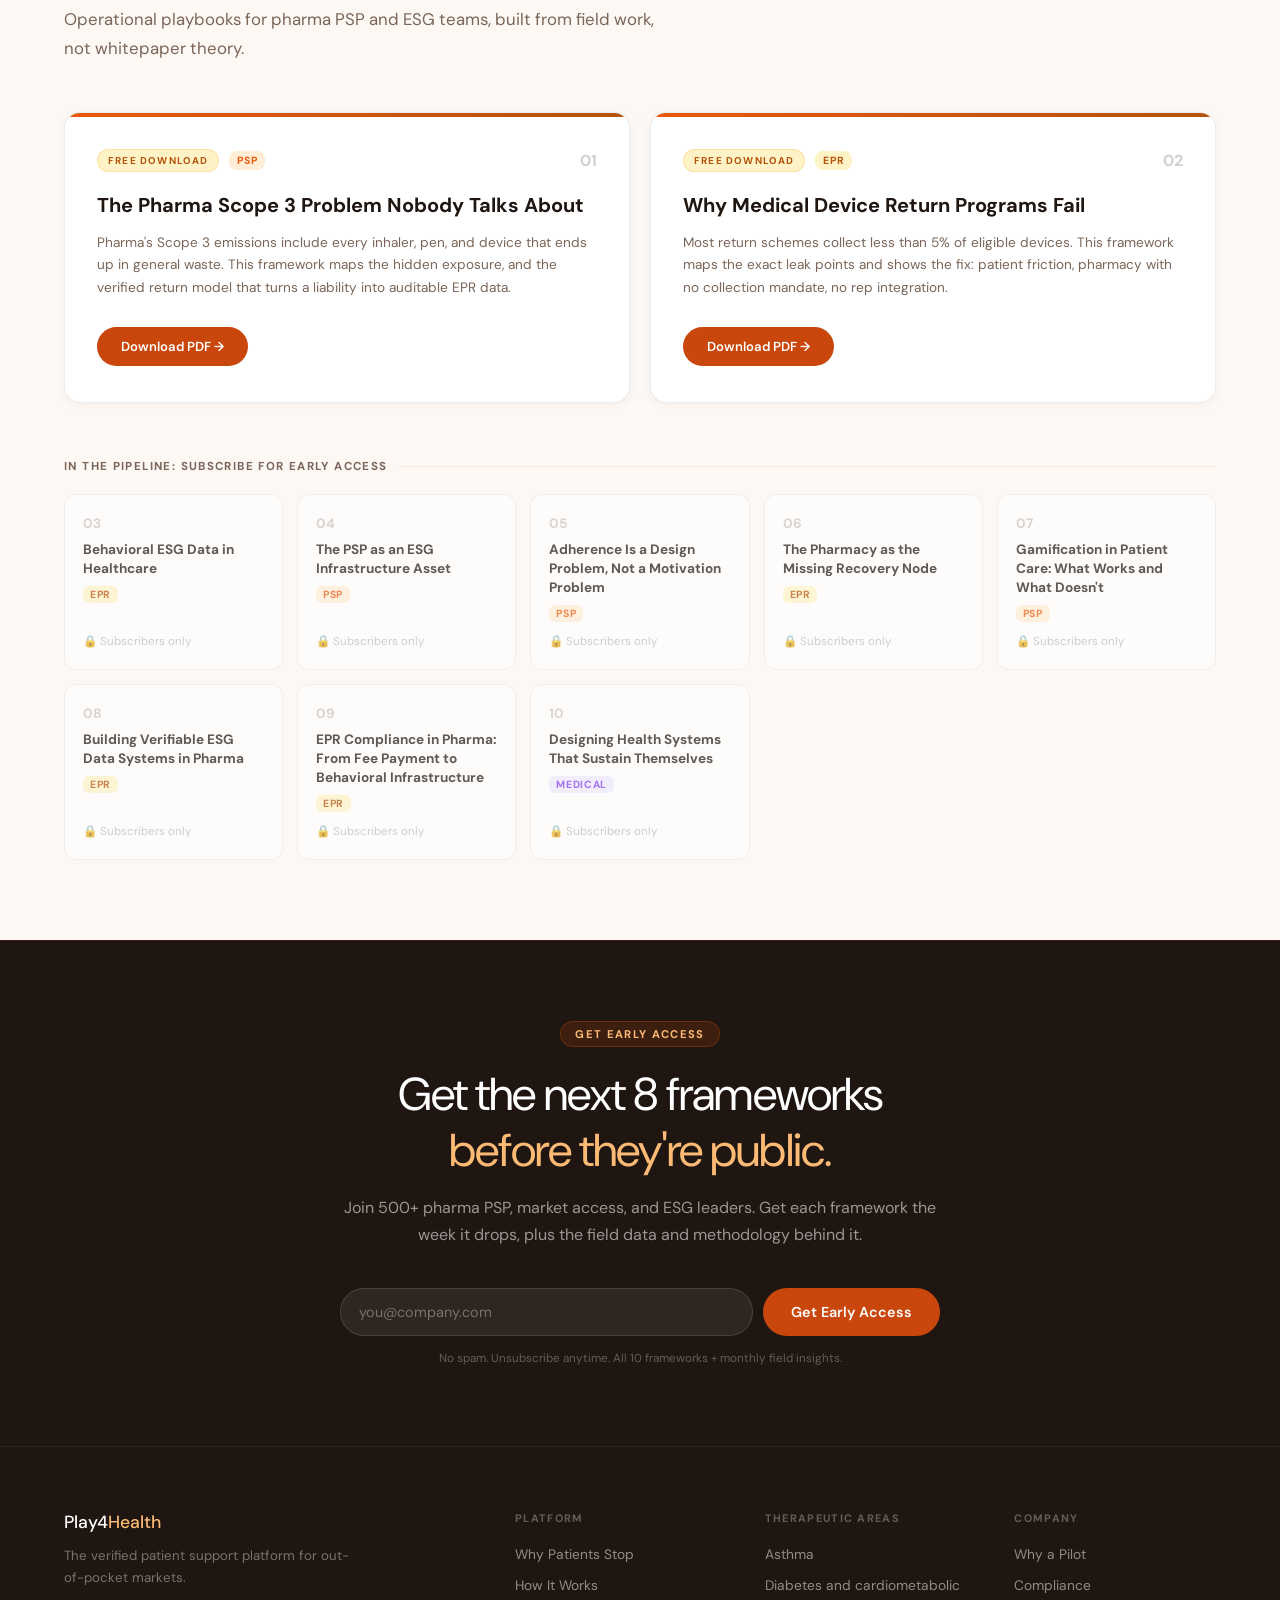
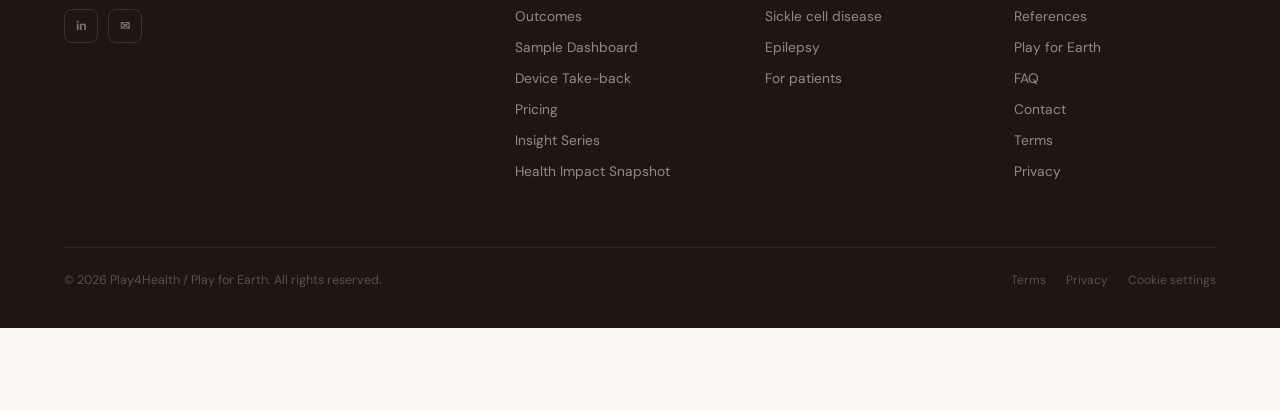
<file: insight-series/index.html>
<!DOCTYPE html>
<html lang="en">
<head>
<meta charset="UTF-8">
<meta name="viewport" content="width=device-width, initial-scale=1.0">
<link rel="icon" href="/favicon.svg" type="image/svg+xml">
<link rel="icon" href="/favicon-32.png" type="image/png" sizes="32x32">
<link rel="apple-touch-icon" href="/apple-touch-icon.png">
<title>Play4Health: Insight Series</title>
<meta name="description" content="10 operational frameworks for turning pharma patient support programmes into verified adherence proof and EPR-ready compliance data. Built from real deployments.">
<link rel="canonical" href="https://www.play4health.org/insight-series">
<meta property="og:title" content="Play4Health: Insight Series">
<meta property="og:description" content="10 operational frameworks for turning pharma patient support programmes into verified adherence proof and EPR-ready compliance data. Built from real deployments.">
<meta property="og:image" content="https://www.play4health.org/og-image.png">
<meta property="og:url" content="https://www.play4health.org/insight-series">
<meta property="og:type" content="website">
<meta name="twitter:card" content="summary_large_image">
<link rel="preconnect" href="https://fonts.googleapis.com">
<link href="https://fonts.googleapis.com/css2?family=DM+Sans:wght@300;400;500;600;700&display=swap" rel="stylesheet">
<link rel="stylesheet" href="/site.css">
<style>
/* hero */
.hero{padding:140px var(--gutter) 80px;position:relative;overflow:hidden;}
.hero-bg{position:absolute;inset:0;background:radial-gradient(ellipse 60% 60% at 80% 20%,rgba(234,88,12,0.1) 0%,transparent 60%),radial-gradient(ellipse 40% 50% at 10% 80%,rgba(245,158,11,0.1) 0%,transparent 50%),var(--bg);}
.hero-grid{position:absolute;inset:0;background-image:linear-gradient(rgba(234,88,12,0.04) 1px,transparent 1px),linear-gradient(90deg,rgba(234,88,12,0.04) 1px,transparent 1px);background-size:56px 56px;}
.hero-inner{position:relative;z-index:2;max-width:var(--max-w);margin:0 auto;}
.hero h1{font-size:var(--fs-h1);font-weight:400;line-height:1.1;letter-spacing:-0.03em;margin-bottom:24px;max-width:820px;}
.hero h1 em{color:var(--blue);font-style:normal;}
.hero-lead{font-size:1.05rem;color:var(--ink-light);line-height:1.75;max-width:560px;margin-bottom:48px;}
.hero-stats{display:grid;grid-template-columns:repeat(4,1fr);border-top:2px solid var(--ink);border-bottom:2px solid var(--ink);margin-top:56px;}
.stat{padding:24px 28px;border-right:1px solid var(--border);}
.stat:last-child{border-right:none;}
.stat-num{font-size:2rem;font-weight:700;color:var(--blue);line-height:1;}
.stat-label{font-size:0.75rem;color:var(--ink-light);line-height:1.45;margin-top:6px;}

/* why */
.why-section{background:white;border-top:1px solid var(--border);border-bottom:1px solid var(--border);padding:80px var(--gutter);}
.why-inner{max-width:var(--max-w);margin:0 auto;}
.why-grid{display:grid;grid-template-columns:repeat(auto-fit,minmax(240px,1fr));gap:20px;margin-top:48px;}
.why-item{padding:32px 28px;background:var(--bg);border:1px solid var(--border-dark);border-radius:var(--radius);position:relative;overflow:hidden;transition:box-shadow 0.2s,transform 0.2s;}
.why-item::before{content:'';position:absolute;top:0;left:0;right:0;height:3px;background:linear-gradient(90deg,var(--blue),var(--teal));}
.why-item:hover{transform:translateY(-3px);box-shadow:0 10px 28px rgba(234,88,12,0.09);}
.why-num{font-size:1rem;font-weight:700;color:var(--blue);opacity:0.35;margin-bottom:14px;}
.why-item h3{font-size:var(--fs-card);font-weight:700;color:var(--ink);margin-bottom:10px;line-height:1.35;}
.why-item p{font-size:0.82rem;color:var(--ink-light);line-height:1.65;}

/* frameworks */
.frameworks-section{max-width:var(--max-w);margin:0 auto;padding:80px var(--gutter);box-sizing:content-box;}
.section-head{margin-bottom:48px;}
.frameworks-grid{display:grid;grid-template-columns:repeat(auto-fit,minmax(340px,1fr));gap:20px;}
.card{background:white;border:1px solid var(--border-dark);border-radius:var(--radius);padding:36px 32px;position:relative;overflow:hidden;transition:all 0.25s;display:flex;flex-direction:column;box-shadow:0 2px 10px rgba(31,22,17,0.04);}
.card::before{content:'';position:absolute;top:0;left:0;right:0;height:4px;background:linear-gradient(90deg,var(--blue),var(--teal));}
.card:hover{transform:translateY(-4px);box-shadow:0 16px 40px rgba(234,88,12,0.12);border-color:rgba(234,88,12,0.2);}
.card-meta{display:flex;align-items:center;gap:10px;margin-bottom:20px;}
.badge-free{font-size:0.62rem;font-weight:700;letter-spacing:0.12em;text-transform:uppercase;color:var(--teal);background:var(--teal-pale);padding:4px 10px;border-radius:20px;border:1px solid rgba(245,158,11,0.2);}
.card-num{font-size:1rem;font-weight:700;color:rgba(31,22,17,0.2);margin-left:auto;}
.card-tag{font-size:0.65rem;font-weight:700;letter-spacing:0.06em;text-transform:uppercase;padding:3px 8px;border-radius:8px;}
.tag-psp{background:var(--blue-pale);color:var(--blue);}
.tag-epr{background:var(--teal-pale);color:var(--teal);}
.tag-med{background:#ede9fe;color:#7c3aed;}
.card h3{font-size:var(--fs-h3);font-weight:700;line-height:1.3;margin-bottom:14px;color:var(--ink);}
.card p{font-size:0.85rem;color:var(--ink-light);line-height:1.65;flex:1;}
.card-footer{margin-top:28px;display:flex;align-items:center;gap:12px;}
.btn-download{display:inline-block;background:var(--btn);color:white;padding:11px 24px;border-radius:24px;font-size:0.82rem;font-weight:600;text-decoration:none;transition:all 0.2s;}
.btn-download:hover{background:var(--blue-dark);transform:translateY(-1px);}

/* pipeline */
.pipeline-label{font-size:0.72rem;font-weight:700;letter-spacing:0.12em;text-transform:uppercase;color:var(--ink-light);margin-bottom:20px;margin-top:56px;display:flex;align-items:center;gap:12px;}
.pipeline-label::after{content:'';flex:1;height:1px;background:var(--border);}
.teaser-grid{display:grid;grid-template-columns:repeat(auto-fill,minmax(210px,1fr));gap:14px;}
.teaser{background:white;border:1px solid var(--border-dark);border-radius:12px;padding:20px 18px;display:flex;flex-direction:column;gap:8px;opacity:0.7;transition:opacity 0.2s,border-color 0.2s;}
.teaser:hover{opacity:0.9;border-color:rgba(234,88,12,0.2);}
.teaser-num{font-size:0.85rem;font-weight:700;color:rgba(31,22,17,0.25);}
.teaser-title{font-size:0.85rem;font-weight:700;line-height:1.4;color:var(--ink);}
.teaser-tag{font-size:0.65rem;font-weight:700;letter-spacing:0.06em;text-transform:uppercase;padding:2px 7px;border-radius:6px;width:fit-content;}
.lock-icon{font-size:0.72rem;color:#bbb;margin-top:auto;padding-top:4px;}

/* newsletter */
.newsletter-section{background:var(--ink);padding:80px var(--gutter);border-top:1px solid rgba(234,88,12,0.15);}
.newsletter-inner{max-width:600px;margin:0 auto;text-align:center;}
.newsletter-eyebrow{display:inline-flex;align-items:center;gap:8px;background:rgba(234,88,12,0.15);border:1px solid rgba(234,88,12,0.25);color:#fdba74;font-size:0.7rem;font-weight:700;letter-spacing:0.12em;text-transform:uppercase;padding:5px 14px;border-radius:20px;margin-bottom:20px;justify-content:center;}
.newsletter-section h2{font-size:var(--fs-h2);font-weight:400;color:white;margin-bottom:16px;line-height:1.2;letter-spacing:-0.02em;}
.newsletter-section h2 em{color:#fdba74;font-style:normal;}
.newsletter-lead{color:rgba(255,255,255,0.55);font-size:1rem;line-height:1.7;margin-bottom:40px;}
.newsletter-form{display:flex;gap:10px;flex-wrap:wrap;justify-content:center;margin-bottom:14px;}
.newsletter-form input{flex:1;min-width:240px;padding:14px 18px;border:1px solid rgba(255,255,255,0.12);border-radius:32px;font-family:var(--sans);font-size:0.9rem;background:rgba(255,255,255,0.07);color:white;outline:none;transition:all 0.2s;}
.newsletter-form input::placeholder{color:rgba(255,255,255,0.35);}
.newsletter-form input:focus{border-color:#fdba74;box-shadow:0 0 0 3px rgba(234,88,12,0.2);}
.btn-submit{background:var(--btn);color:white;padding:14px 28px;border-radius:32px;font-size:0.9rem;font-weight:600;border:none;cursor:pointer;font-family:var(--sans);transition:all 0.2s;white-space:nowrap;}
.btn-submit:hover{background:var(--blue-dark);transform:translateY(-2px);}
.newsletter-note{font-size:0.73rem;color:rgba(255,255,255,0.3);}

/* reveal */
.reveal{opacity:0;transform:translateY(20px);transition:opacity 0.55s ease,transform 0.55s ease;}
.reveal.visible{opacity:1;transform:none;}
.reveal-delay-1{transition-delay:0.1s;}
.reveal-delay-2{transition-delay:0.2s;}
.reveal-delay-3{transition-delay:0.3s;}

@media(max-width:900px){
  .hero{padding:112px var(--gutter) 56px;}
  .hero-stats{grid-template-columns:repeat(2,1fr);}
  .stat{border-bottom:1px solid var(--border);}
  .stat:nth-child(2n){border-right:none;}
  .frameworks-grid{grid-template-columns:1fr;}}
@media(max-width:600px){
  .newsletter-form{flex-direction:column;}
  .newsletter-form input,.btn-submit{width:100%;min-width:0;}
  .teaser-grid,.hero-stats{grid-template-columns:1fr;}
  .stat{padding:20px 16px;border-right:none;}}
</style>
</head>
<body>
<nav id="mainNav">
  <a href="/" class="nav-logo">Play4<span>Health</span></a>
  <ul class="nav-links">
    <li><a href="/#whystop">Why Patients Stop</a></li>
    <li><a href="/#how">How It Works</a></li>
    <li><a href="/#outcomes">Outcomes</a></li>
    <li><a href="/#usecases">Therapeutic Areas</a></li>
    <li><a href="/#pilot">Pricing</a></li>
    <li><a href="/insight-series">Insight Series</a></li>
    <li><a href="/contact" class="nav-cta">Book a demo</a></li>
  </ul>
  <button class="nav-hamburger" id="hamburger" aria-label="Menu">
    <span></span><span></span><span></span>
  </button>
</nav>

<nav class="mobile-menu" id="mobileMenu">
  <a href="/#whystop" class="mobile-menu-link">Why Patients Stop <span class="arrow">&rarr;</span></a>
  <a href="/#how" class="mobile-menu-link">How It Works <span class="arrow">&rarr;</span></a>
  <a href="/#outcomes" class="mobile-menu-link">Outcomes <span class="arrow">&rarr;</span></a>
  <a href="/#usecases" class="mobile-menu-link">Therapeutic Areas <span class="arrow">&rarr;</span></a>
  <a href="/#trust" class="mobile-menu-link">Compliance <span class="arrow">&rarr;</span></a>
  <a href="/#pilot" class="mobile-menu-link">Pricing <span class="arrow">&rarr;</span></a>
  <a href="/insight-series" class="mobile-menu-link">Insight Series <span class="arrow">&rarr;</span></a>
  <a href="/contact" class="mobile-menu-cta">Book a 20-min demo &rarr;</a>
</nav>

<main>
<!-- HERO -->
<section class="hero">
  <div class="hero-bg"></div>
  <div class="hero-grid"></div>
  <div class="hero-inner">
    <div class="section-eyebrow reveal">Insight Series</div>
    <h1 class="reveal reveal-delay-1">10 Frameworks for Pharma Teams Who Need <em>Verified Data</em>, Not Estimates</h1>
    <p class="hero-lead reveal reveal-delay-2">PSP programmes can't prove adherence. Sustainability teams can't quantify device recovery. CFOs are paying EPR fees with nothing to show regulators. These frameworks build the evidence layer all three need.</p>

    <div class="hero-stats reveal reveal-delay-3">
      <div class="stat">
        <div class="stat-num">500+</div>
        <div class="stat-label">Pharma and ESG leaders subscribed</div>
      </div>
      <div class="stat">
        <div class="stat-num">10</div>
        <div class="stat-label">Operational frameworks in the series</div>
      </div>
      <div class="stat">
        <div class="stat-num">TRL 7</div>
        <div class="stat-label">Verification engine, field-validated with Play for Earth</div>
      </div>
      <div class="stat">
        <div class="stat-num">0</div>
        <div class="stat-label">New hardware or headcount to deploy</div>
      </div>
    </div>
  </div>
</section>

<!-- WHY -->
<section class="why-section">
  <div class="why-inner">
    <div class="section-eyebrow">Why It Matters</div>
    <h2 class="section-title" style="max-width:680px;">PSP budgets are under pressure.<br><em>Self-reported compliance won't survive scrutiny.</em></h2>
    <div class="why-grid">
      <div class="why-item reveal">
        <div class="why-num">01</div>
        <h3>Your adherence data has a credibility problem</h3>
        <p>Most PSP programmes report on enrolled patients, not verified ones. Payers, HTA bodies, and regulators are increasingly demanding field-level evidence that holds up under audit.</p>
      </div>
      <div class="why-item reveal reveal-delay-1">
        <div class="why-num">02</div>
        <h3>Medical device EPR obligations are tightening</h3>
        <p>Inhalers and injection pens have a documented end-of-life problem. Without a verified return scheme, pharma companies face growing EPR exposure, and no way to demonstrate compliance.</p>
      </div>
      <div class="why-item reveal reveal-delay-2">
        <div class="why-num">03</div>
        <h3>Outcomes-based contracts require outcomes data</h3>
        <p>Value-based agreements with payers require verified adherence. A self-reported adherence rate from a patient diary is not the same as a photo-confirmed, geo-validated dose record.</p>
      </div>
      <div class="why-item reveal reveal-delay-3">
        <div class="why-num">04</div>
        <h3>The pharmacy network is already there</h3>
        <p>Every pharma company has existing pharmacy and HCP relationships. The verified data collection layer is sitting idle. No app to distribute. No hardware to install. Just a link.</p>
      </div>
    </div>
  </div>
</section>

<!-- FRAMEWORKS -->
<section class="frameworks-section">
  <div class="section-head reveal">
    <div class="section-eyebrow">The Frameworks</div>
    <h2 class="section-title">Available Now</h2>
    <p class="section-sub">Operational playbooks for pharma PSP and ESG teams, built from field work, not whitepaper theory.</p>
  </div>

  <div class="frameworks-grid">

    <!-- Framework 01: LIVE -->
    <div class="card reveal">
      <div class="card-meta">
        <span class="badge-free">Free Download</span>
        <span class="card-tag tag-psp">PSP</span>
        <span class="card-num">01</span>
      </div>
      <h3>The Pharma Scope 3 Problem Nobody Talks About</h3>
      <p>Pharma's Scope 3 emissions include every inhaler, pen, and device that ends up in general waste. This framework maps the hidden exposure, and the verified return model that turns a liability into auditable EPR data.</p>
      <div class="card-footer">
        <a href="/fiche/Fiche01_Scope3.pdf" class="btn-download" target="_blank">Download PDF →</a>
      </div>
    </div>

    <!-- Framework 02: LIVE -->
    <div class="card reveal">
      <div class="card-meta">
        <span class="badge-free">Free Download</span>
        <span class="card-tag tag-epr">EPR</span>
        <span class="card-num">02</span>
      </div>
      <h3>Why Medical Device Return Programs Fail</h3>

      <p>Most return schemes collect less than 5% of eligible devices. This framework maps the exact leak points and shows the fix: patient friction, pharmacy with no collection mandate, no rep integration.</p>
      <div class="card-footer">
        <a href="/fiche/Fiche_02.pdf" class="btn-download" target="_blank">Download PDF →</a>
      </div>
    </div>

  </div>

  <!-- TEASER: Frameworks 03–10 -->
  <div class="pipeline-label reveal">In the Pipeline: Subscribe for Early Access</div>
  <div class="teaser-grid reveal">
  <div class="teaser">
    <div class="teaser-num">03</div>
    <div class="teaser-title">Behavioral ESG Data in Healthcare</div>
    <span class="teaser-tag tag-epr">EPR</span>
    <div class="lock-icon">🔒 Subscribers only</div>
  </div>
  <div class="teaser">
    <div class="teaser-num">04</div>
    <div class="teaser-title">The PSP as an ESG Infrastructure Asset</div>
    <span class="teaser-tag tag-psp">PSP</span>
    <div class="lock-icon">🔒 Subscribers only</div>
  </div>
  <div class="teaser">
    <div class="teaser-num">05</div>
    <div class="teaser-title">Adherence Is a Design Problem, Not a Motivation Problem</div>
    <span class="teaser-tag tag-psp">PSP</span>
    <div class="lock-icon">🔒 Subscribers only</div>
  </div>
  <div class="teaser">
    <div class="teaser-num">06</div>
    <div class="teaser-title">The Pharmacy as the Missing Recovery Node</div>
    <span class="teaser-tag tag-epr">EPR</span>
    <div class="lock-icon">🔒 Subscribers only</div>
  </div>
  <div class="teaser">
    <div class="teaser-num">07</div>
    <div class="teaser-title">Gamification in Patient Care: What Works and What Doesn't</div>
    <span class="teaser-tag tag-psp">PSP</span>
    <div class="lock-icon">🔒 Subscribers only</div>
  </div>
  <div class="teaser">
    <div class="teaser-num">08</div>
    <div class="teaser-title">Building Verifiable ESG Data Systems in Pharma</div>
    <span class="teaser-tag tag-epr">EPR</span>
    <div class="lock-icon">🔒 Subscribers only</div>
  </div>
  <div class="teaser">
    <div class="teaser-num">09</div>
    <div class="teaser-title">EPR Compliance in Pharma: From Fee Payment to Behavioral Infrastructure</div>
    <span class="teaser-tag tag-epr">EPR</span>
    <div class="lock-icon">🔒 Subscribers only</div>
  </div>
  <div class="teaser">
    <div class="teaser-num">10</div>
    <div class="teaser-title">Designing Health Systems That Sustain Themselves</div>
    <span class="teaser-tag tag-med">Medical</span>
    <div class="lock-icon">🔒 Subscribers only</div>
  </div>
</div>
</section>

<!-- NEWSLETTER -->
<section class="newsletter-section">
  <div class="newsletter-inner">
    <div class="newsletter-eyebrow">Get Early Access</div>
    <h2>Get the next 8 frameworks<br><em>before they're public.</em></h2>
    <p class="newsletter-lead">Join 500+ pharma PSP, market access, and ESG leaders. Get each framework the week it drops, plus the field data and methodology behind it.</p>
    <form class="newsletter-form" onsubmit="subscribeNewsletter(event)">
      <input type="email" placeholder="you@company.com" required id="newsletter-email">
      <button type="submit" class="btn-submit">Get Early Access</button>
    </form>
    <p class="newsletter-note">No spam. Unsubscribe anytime. All 10 frameworks + monthly field insights.</p>
  </div>
</section>
</main>

<footer>
  <div class="footer-grid">
    <div>
      <a href="/" class="footer-logo">Play4<span>Health</span></a>
      <p class="footer-tagline">The verified patient support platform for out-of-pocket markets.</p>
      <div class="footer-social">
        <a href="https://www.linkedin.com/company/playforearth" target="_blank" rel="noopener" class="social-btn">in</a>
        <a href="mailto:clement@play4health.org" class="social-btn">&#9993;</a>
      </div>
    </div>
    <div class="footer-col">
      <h5>Platform</h5>
      <ul>
        <li><a href="/#whystop">Why Patients Stop</a></li>
        <li><a href="/#how">How It Works</a></li>
        <li><a href="/#outcomes">Outcomes</a></li>
        <li><a href="/demo">Sample Dashboard</a></li>
        <li><a href="/#usecases">Device Take-back</a></li>
        <li><a href="/#pilot">Pricing</a></li>
        <li><a href="/insight-series">Insight Series</a></li>
        <li><a href="/health-impact-snapshot">Health Impact Snapshot</a></li>
      </ul>
    </div>
    <div class="footer-col">
      <h5>Therapeutic areas</h5>
      <ul>
        <li><a href="/asthma">Asthma</a></li>
        <li><a href="/diabetes">Diabetes and cardiometabolic</a></li>
        <li><a href="/sickle-cell">Sickle cell disease</a></li>
        <li><a href="/#usecases">Epilepsy</a></li>
        <li><a href="/patients">For patients</a></li>
      </ul>
    </div>
    <div class="footer-col">
      <h5>Company</h5>
      <ul>
        <li><a href="/#pilot">Why a Pilot</a></li>
        <li><a href="/#trust">Compliance</a></li>
        <li><a href="/#references">References</a></li>
        <li><a href="https://www.playforearth.org">Play for Earth</a></li>
        <li><a href="/faq">FAQ</a></li>
        <li><a href="/contact">Contact</a></li>
        <li><a href="/terms">Terms</a></li>
        <li><a href="/privacy">Privacy</a></li>
      </ul>
    </div>
  </div>
  <div class="footer-bottom">
    <span class="footer-copy">&copy; 2026 Play4Health / Play for Earth. All rights reserved.</span>
    <div class="footer-legal"><a href="/terms">Terms</a><a href="/privacy">Privacy</a><a href="/privacy#cookies" class="cookie-settings">Cookie settings</a></div>
  </div>
</footer>

<script src="/site.js"></script>
<script>
// Scroll reveal
const observer = new IntersectionObserver(entries => {
  entries.forEach(e => { if (e.isIntersecting) e.target.classList.add('visible'); });
}, { threshold: 0.08 });
document.querySelectorAll('.reveal').forEach(el => observer.observe(el));

// Newsletter
async function subscribeNewsletter(e) {
  e.preventDefault();
  const email = document.getElementById('newsletter-email').value;
  const btn = e.target.querySelector('button');
  btn.textContent = 'Sending…';
  btn.disabled = true;
  try {
    const res = await fetch('https://formspree.io/f/xaqpowav', {
      method: 'POST',
      headers: { 'Content-Type': 'application/json' },
      body: JSON.stringify({ email, source: 'p4h-insight-series-newsletter', message: 'Newsletter subscription' })
    });
    if (res.ok) {
      btn.textContent = '✓ You\'re in!';
      document.getElementById('newsletter-email').value = '';
    } else {
      btn.textContent = 'Error. Try again';
      btn.disabled = false;
    }
  } catch {
    btn.textContent = 'Error. Try again';
    btn.disabled = false;
  }
}
</script>
</body>
</html>
</file>
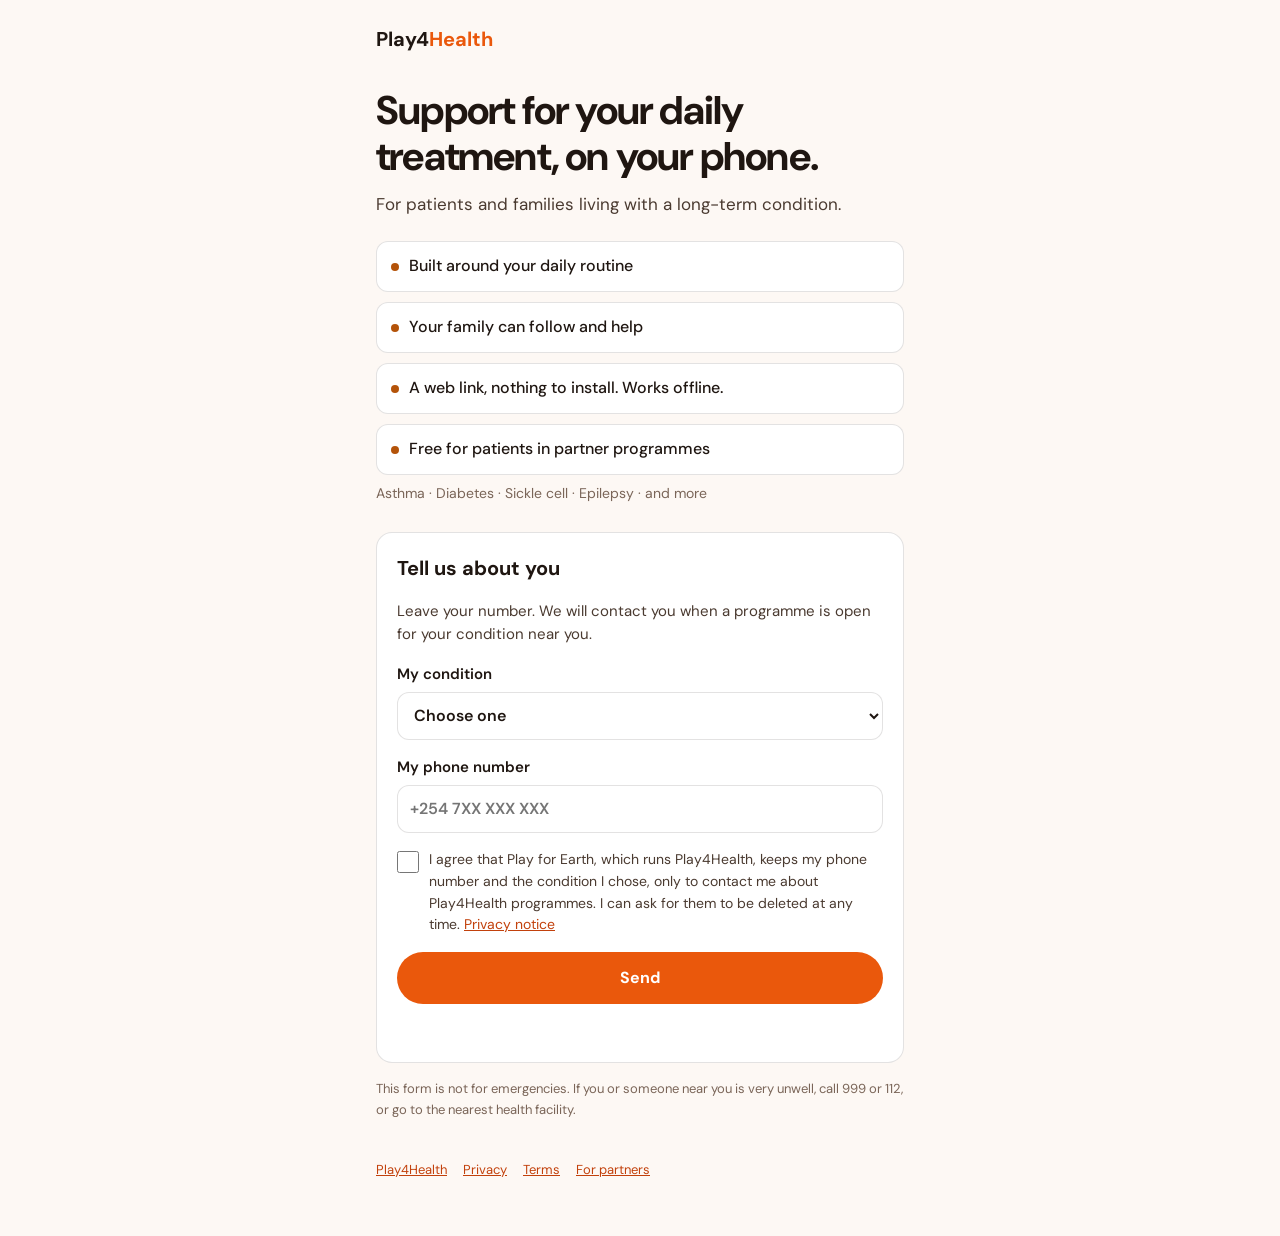
<file: patients/index.html>
<!DOCTYPE html>
<html lang="en">
<head>
<meta charset="UTF-8">
<meta name="viewport" content="width=device-width, initial-scale=1.0">
<link rel="icon" href="/favicon.svg" type="image/svg+xml">
<link rel="icon" href="/favicon-32.png" type="image/png" sizes="32x32">
<link rel="apple-touch-icon" href="/apple-touch-icon.png">
<title>Play4Health: For patients</title>
<meta name="description" content="Support for your daily treatment, on the phone you already have. Asthma, diabetes, sickle cell, epilepsy. A web link, nothing to install, works offline.">
<link rel="canonical" href="https://www.play4health.org/patients">
<link rel="preconnect" href="https://fonts.googleapis.com">
<link href="https://fonts.googleapis.com/css2?family=DM+Sans:wght@400;500;600;700&display=swap" rel="stylesheet">
<!-- No analytics on this page: the form collects a phone number and a health condition. -->
<style>
:root{
  --bg:#fdf8f4;--ink:#1f1611;--ink-mid:#4a3a30;--ink-light:#7a6558;
  --blue:#ea580c;--blue-dark:#c2410c;--blue-faint:#fff7ed;
  --teal:#b45309;--teal-pale:#fef3c7;--danger:#b91c1c;
  --border:rgba(31,22,17,0.12);--sans:'DM Sans',sans-serif;--radius:16px;
}
*,*::before,*::after{box-sizing:border-box;margin:0;padding:0;}
body{font-family:var(--sans);background:var(--bg);color:var(--ink);line-height:1.55;}
a{color:var(--blue-dark);}
.wrap{max-width:560px;margin:0 auto;padding:24px 16px 56px;}
.logo{font-weight:700;font-size:20px;text-decoration:none;color:var(--ink);}
.logo span{color:var(--blue);}
h1{font-size:clamp(28px,7vw,40px);line-height:1.15;margin:32px 0 12px;letter-spacing:-0.02em;}
.lead{color:var(--ink-mid);font-size:17px;}
ul.points{list-style:none;margin:24px 0 8px;display:grid;gap:10px;}
ul.points li{background:white;border:1px solid var(--border);border-radius:12px;padding:12px 14px;font-weight:500;}
ul.points li::before{content:"";display:inline-block;width:8px;height:8px;border-radius:50%;background:var(--teal);margin-right:10px;vertical-align:middle;}
.areas{color:var(--ink-light);font-size:14px;margin-top:8px;}
form{background:white;border:1px solid var(--border);border-radius:var(--radius);padding:20px;margin-top:28px;display:grid;gap:16px;}
form h2{font-size:20px;}
label.field{display:grid;gap:6px;font-weight:600;font-size:15px;}
select,input[type=tel]{font:inherit;font-size:16px;min-height:48px;border:1px solid var(--border);border-radius:12px;padding:0 12px;background:white;color:var(--ink);width:100%;}
select:focus,input:focus{outline:2px solid var(--blue);outline-offset:1px;}
.consent{display:flex;gap:10px;align-items:flex-start;font-size:14px;color:var(--ink-mid);}
.consent input{width:22px;height:22px;margin-top:2px;flex-shrink:0;accent-color:var(--blue);}
button{font:inherit;font-weight:700;font-size:16px;min-height:52px;border:0;border-radius:999px;background:var(--blue);color:white;cursor:pointer;}
button:hover{background:var(--blue-dark);}
button:disabled{opacity:.6;cursor:default;}
.hp{position:absolute;left:-9999px;}
#status{font-size:15px;font-weight:600;min-height:1.5em;}
#status.ok{color:var(--teal);}
#status.err{color:var(--danger);}
.note{font-size:13px;color:var(--ink-light);margin-top:16px;}
footer{margin-top:40px;font-size:13px;color:var(--ink-light);display:flex;gap:16px;flex-wrap:wrap;}
</style>
</head>
<body>
<div class="wrap">
  <a href="/" class="logo">Play4<span>Health</span></a>

  <h1>Support for your daily treatment, on your phone.</h1>
  <p class="lead">For patients and families living with a long-term condition.</p>

  <ul class="points">
    <li>Built around your daily routine</li>
    <li>Your family can follow and help</li>
    <li>A web link, nothing to install. Works offline.</li>
    <li>Free for patients in partner programmes</li>
  </ul>
  <p class="areas">Asthma &middot; Diabetes &middot; Sickle cell &middot; Epilepsy &middot; and more</p>

  <form id="interest" novalidate>
    <h2>Tell us about you</h2>
    <p class="lead" style="font-size:15px">Leave your number. We will contact you when a programme is open for your condition near you.</p>

    <label class="field">My condition
      <select name="condition" id="condition" required>
        <option value="" disabled selected>Choose one</option>
        <option value="asthma">Asthma</option>
        <option value="diabetes">Diabetes</option>
        <option value="sickle_cell">Sickle cell</option>
        <option value="epilepsy">Epilepsy</option>
        <option value="other">Other</option>
      </select>
    </label>

    <label class="field">My phone number
      <input type="tel" name="phone" id="phone" inputmode="tel" autocomplete="tel" placeholder="+254 7XX XXX XXX" required>
    </label>

    <!-- Spam trap: people never see it, bots fill it in. -->
    <input type="text" name="_gotcha" class="hp" tabindex="-1" autocomplete="off" aria-hidden="true">

    <label class="consent">
      <input type="checkbox" name="consent" id="consent" required>
      <span>I agree that Play for Earth, which runs Play4Health, keeps my phone number and the condition I chose, only to contact me about Play4Health programmes. I can ask for them to be deleted at any time. <a href="/privacy">Privacy notice</a></span>
    </label>

    <button type="submit" id="send">Send</button>
    <p id="status" role="status" aria-live="polite"></p>
  </form>

  <p class="note">This form is not for emergencies. If you or someone near you is very unwell, call 999 or 112, or go to the nearest health facility.</p>

  <footer>
    <a href="/">Play4Health</a>
    <a href="/privacy">Privacy</a>
    <a href="/terms">Terms</a>
    <a href="/contact">For partners</a>
  </footer>
</div>

<script>
(function () {
// Same form service as the rest of the site (Formspree). A dedicated form id for patients is better: see the PR.
var FORM_ENDPOINT = 'https://formspree.io/f/xaqpowav';
var form = document.getElementById('interest');
var statusEl = document.getElementById('status');
function say(text, kind) { statusEl.textContent = text; statusEl.className = kind || ''; }
form.addEventListener('submit', async function (e) {
  e.preventDefault();
  var condition = document.getElementById('condition').value;
  var phone = document.getElementById('phone').value.trim();
  var digits = phone.replace(/[^0-9]/g, '');
  if (!condition) return say('Please choose your condition.', 'err');
  if (digits.length < 9 || digits.length > 15) return say('Please check your phone number.', 'err');
  if (!document.getElementById('consent').checked) return say('Please tick the box to agree, so we can contact you.', 'err');
  var btn = document.getElementById('send');
  btn.disabled = true; say('Sending...');
  try {
    var res = await fetch(FORM_ENDPOINT, {
      method: 'POST',
      headers: { 'Content-Type': 'application/json', 'Accept': 'application/json' },
      body: JSON.stringify({
        source: 'p4h-patient-interest',
        condition: condition,
        phone: phone,
        consent: 'yes',
        consent_text: 'patients-page-2026-10-20',
        _gotcha: form._gotcha.value
      })
    });
    if (!res.ok) throw new Error(String(res.status));
    form.reset();
    say('Thank you. We will contact you when a programme is open for you.', 'ok');
  } catch (err) {
    say('We could not send this. Please try again in a moment.', 'err');
  } finally {
    btn.disabled = false;
  }
});
})();
</script>
</body>
</html>
</file>
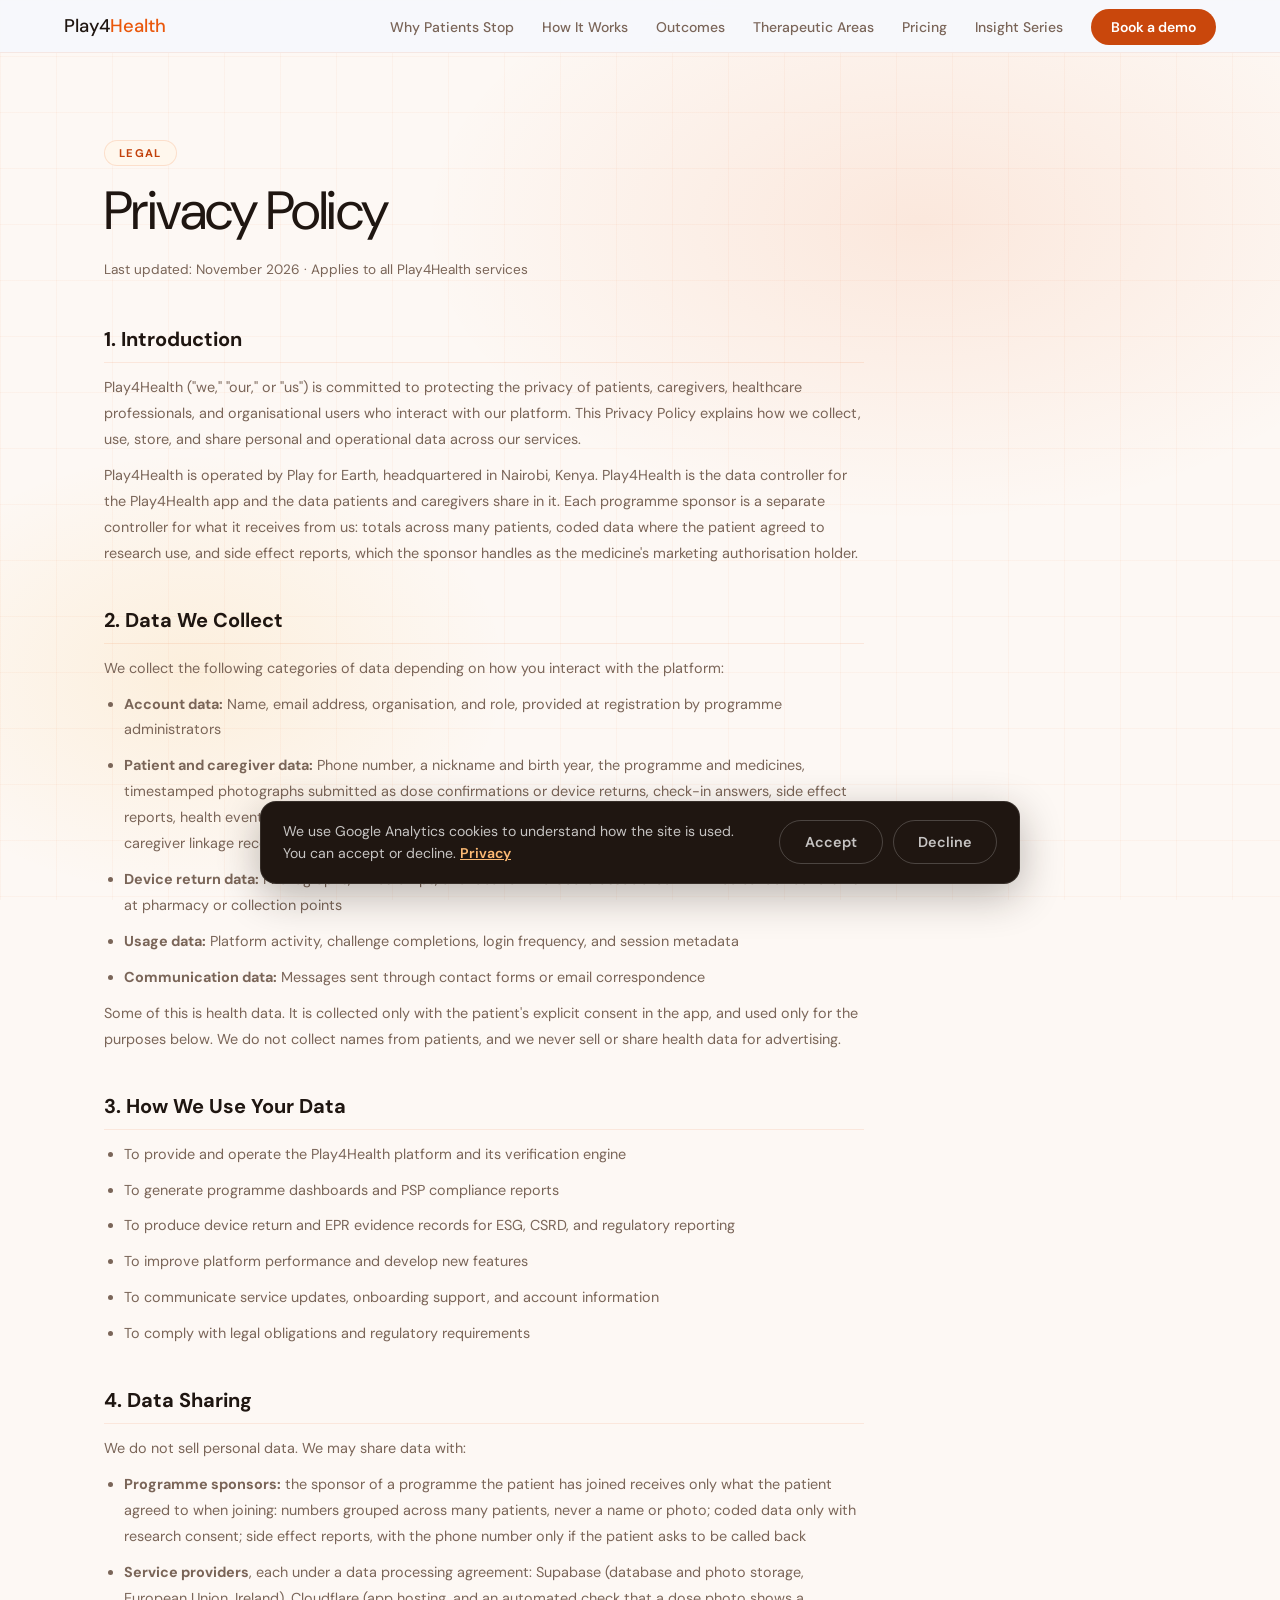
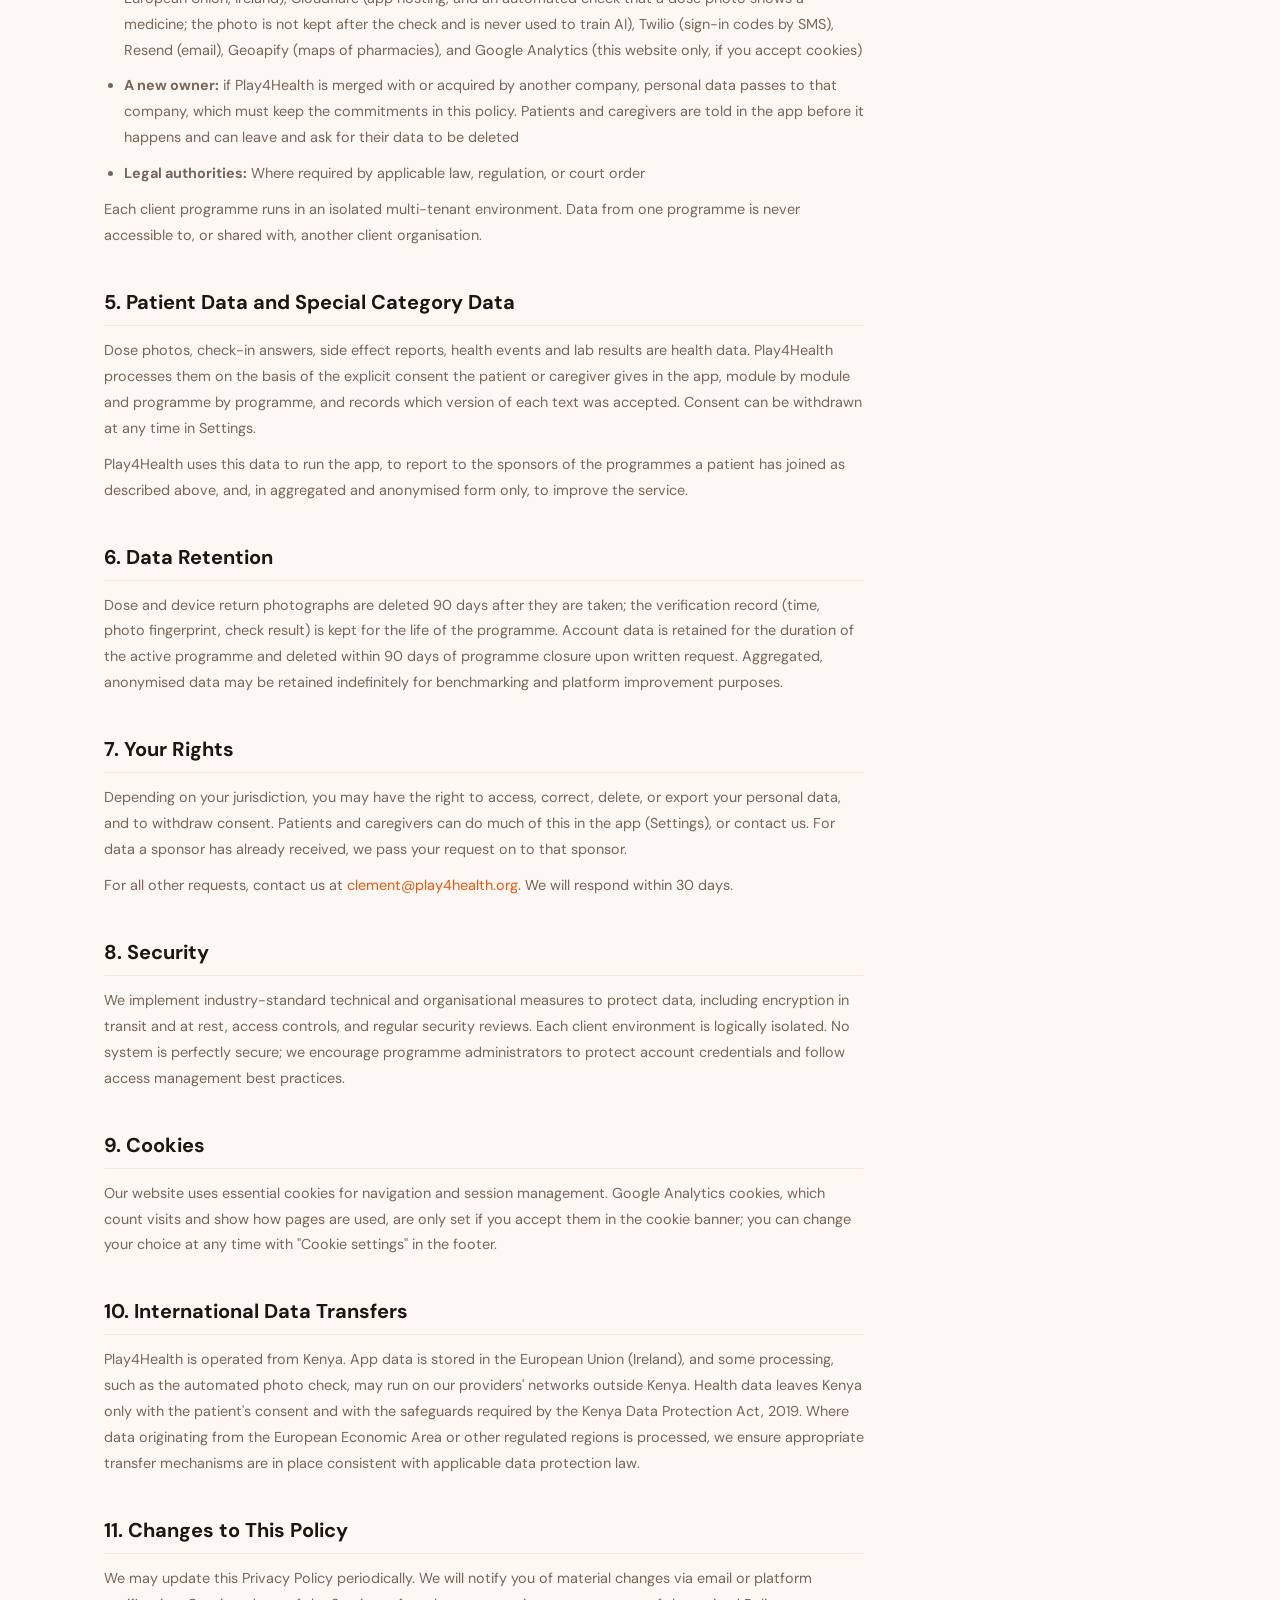
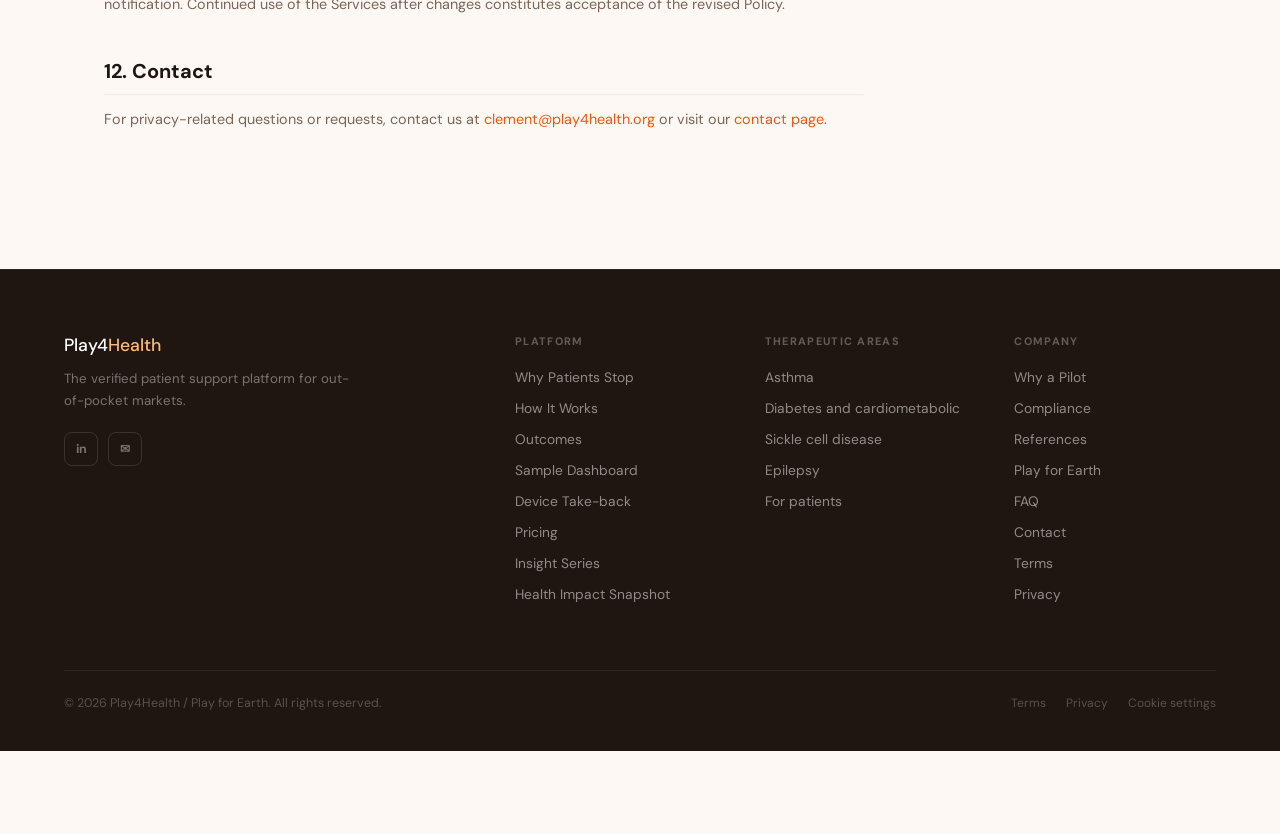
<file: privacy/index.html>
<!DOCTYPE html>
<html lang="en">
<head>
<meta charset="UTF-8">
<meta name="viewport" content="width=device-width, initial-scale=1.0">
<link rel="icon" href="/favicon.svg" type="image/svg+xml">
<link rel="icon" href="/favicon-32.png" type="image/png" sizes="32x32">
<link rel="apple-touch-icon" href="/apple-touch-icon.png">
<title>Play4Health: Privacy Policy</title>
<meta name="description" content="Privacy Policy for Play4Health: how we collect, use, and protect patient, caregiver, and organisational data across our verified adherence platform.">
<meta name="robots" content="index, follow">
<link rel="canonical" href="https://www.play4health.org/privacy">
<meta property="og:title" content="Play4Health: Privacy Policy">
<meta property="og:description" content="Privacy Policy for Play4Health: how we collect, use, and protect patient, caregiver, and organisational data across our verified adherence platform.">
<meta property="og:image" content="https://www.play4health.org/og-image.png">
<meta property="og:url" content="https://www.play4health.org/privacy">
<meta property="og:type" content="website">
<meta name="twitter:card" content="summary_large_image">
<link rel="preconnect" href="https://fonts.googleapis.com">
<link href="https://fonts.googleapis.com/css2?family=DM+Sans:wght@300;400;500;600;700&display=swap" rel="stylesheet">
<link rel="stylesheet" href="/site.css">
<style>
.page-hero .meta{font-size:0.85rem;color:var(--ink-light);}
.legal-content{max-width:760px;}
.legal-section{margin-bottom:40px;}
.legal-section h2{font-size:var(--fs-h3);font-weight:700;line-height:1.3;color:var(--ink);margin-bottom:12px;padding-bottom:10px;border-bottom:1px solid var(--border);}
.legal-section p,.legal-section li{font-size:0.9rem;color:var(--ink-light);line-height:1.8;margin-bottom:10px;}
.legal-section ul{padding-left:20px;}
.legal-section a{color:var(--blue);text-decoration:none;}
.legal-section a:hover{text-decoration:underline;}
</style>
</head>
<body>
<div class="page-bg"></div>
<div class="page-grid"></div>

<nav id="mainNav">
  <a href="/" class="nav-logo">Play4<span>Health</span></a>
  <ul class="nav-links">
    <li><a href="/#whystop">Why Patients Stop</a></li>
    <li><a href="/#how">How It Works</a></li>
    <li><a href="/#outcomes">Outcomes</a></li>
    <li><a href="/#usecases">Therapeutic Areas</a></li>
    <li><a href="/#pilot">Pricing</a></li>
    <li><a href="/insight-series">Insight Series</a></li>
    <li><a href="/contact" class="nav-cta">Book a demo</a></li>
  </ul>
  <button class="nav-hamburger" id="hamburger" aria-label="Menu">
    <span></span><span></span><span></span>
  </button>
</nav>

<nav class="mobile-menu" id="mobileMenu">
  <a href="/#whystop" class="mobile-menu-link">Why Patients Stop <span class="arrow">&rarr;</span></a>
  <a href="/#how" class="mobile-menu-link">How It Works <span class="arrow">&rarr;</span></a>
  <a href="/#outcomes" class="mobile-menu-link">Outcomes <span class="arrow">&rarr;</span></a>
  <a href="/#usecases" class="mobile-menu-link">Therapeutic Areas <span class="arrow">&rarr;</span></a>
  <a href="/#trust" class="mobile-menu-link">Compliance <span class="arrow">&rarr;</span></a>
  <a href="/#pilot" class="mobile-menu-link">Pricing <span class="arrow">&rarr;</span></a>
  <a href="/insight-series" class="mobile-menu-link">Insight Series <span class="arrow">&rarr;</span></a>
  <a href="/contact" class="mobile-menu-cta">Book a 20-min demo &rarr;</a>
</nav>

<main>
<div class="page-hero">
  <div class="section-eyebrow">Legal</div>
  <h1>Privacy Policy</h1>
  <p class="meta">Last updated: November 2026 · Applies to all Play4Health services</p>
</div>

<div class="page-body">
<div class="legal-content">

  <div class="legal-section">
    <h2>1. Introduction</h2>
    <p>Play4Health ("we," "our," or "us") is committed to protecting the privacy of patients, caregivers, healthcare professionals, and organisational users who interact with our platform. This Privacy Policy explains how we collect, use, store, and share personal and operational data across our services.</p>
    <p>Play4Health is operated by Play for Earth, headquartered in Nairobi, Kenya. Play4Health is the data controller for the Play4Health app and the data patients and caregivers share in it. Each programme sponsor is a separate controller for what it receives from us: totals across many patients, coded data where the patient agreed to research use, and side effect reports, which the sponsor handles as the medicine's marketing authorisation holder.</p>
  </div>

  <div class="legal-section">
    <h2>2. Data We Collect</h2>
    <p>We collect the following categories of data depending on how you interact with the platform:</p>
    <ul>
      <li><strong>Account data:</strong> Name, email address, organisation, and role, provided at registration by programme administrators</li>
      <li><strong>Patient and caregiver data:</strong> Phone number, a nickname and birth year, the programme and medicines, timestamped photographs submitted as dose confirmations or device returns, check-in answers, side effect reports, health events and lab results the patient chooses to add, engagement streaks and rewards, and caregiver linkage records</li>
      <li><strong>Device return data:</strong> Photographs, timestamps, and location metadata associated with medical device returns at pharmacy or collection points</li>
      <li><strong>Usage data:</strong> Platform activity, challenge completions, login frequency, and session metadata</li>
      <li><strong>Communication data:</strong> Messages sent through contact forms or email correspondence</li>
    </ul>
    <p>Some of this is health data. It is collected only with the patient's explicit consent in the app, and used only for the purposes below. We do not collect names from patients, and we never sell or share health data for advertising.</p>
  </div>

  <div class="legal-section">
    <h2>3. How We Use Your Data</h2>
    <ul>
      <li>To provide and operate the Play4Health platform and its verification engine</li>
      <li>To generate programme dashboards and PSP compliance reports</li>
      <li>To produce device return and EPR evidence records for ESG, CSRD, and regulatory reporting</li>
      <li>To improve platform performance and develop new features</li>
      <li>To communicate service updates, onboarding support, and account information</li>
      <li>To comply with legal obligations and regulatory requirements</li>
    </ul>
  </div>

  <div class="legal-section">
    <h2>4. Data Sharing</h2>
    <p>We do not sell personal data. We may share data with:</p>
    <ul>
      <li><strong>Programme sponsors:</strong> the sponsor of a programme the patient has joined receives only what the patient agreed to when joining: numbers grouped across many patients, never a name or photo; coded data only with research consent; side effect reports, with the phone number only if the patient asks to be called back</li>
      <li><strong>Service providers</strong>, each under a data processing agreement: Supabase (database and photo storage, European Union, Ireland), Cloudflare (app hosting, and an automated check that a dose photo shows a medicine; the photo is not kept after the check and is never used to train AI), Twilio (sign-in codes by SMS), Resend (email), Geoapify (maps of pharmacies), and Google Analytics (this website only, if you accept cookies)</li>
      <li><strong>A new owner:</strong> if Play4Health is merged with or acquired by another company, personal data passes to that company, which must keep the commitments in this policy. Patients and caregivers are told in the app before it happens and can leave and ask for their data to be deleted</li>
      <li><strong>Legal authorities:</strong> Where required by applicable law, regulation, or court order</li>
    </ul>
    <p>Each client programme runs in an isolated multi-tenant environment. Data from one programme is never accessible to, or shared with, another client organisation.</p>
  </div>

  <div class="legal-section">
    <h2>5. Patient Data and Special Category Data</h2>
    <p>Dose photos, check-in answers, side effect reports, health events and lab results are health data. Play4Health processes them on the basis of the explicit consent the patient or caregiver gives in the app, module by module and programme by programme, and records which version of each text was accepted. Consent can be withdrawn at any time in Settings.</p>
    <p>Play4Health uses this data to run the app, to report to the sponsors of the programmes a patient has joined as described above, and, in aggregated and anonymised form only, to improve the service.</p>
  </div>

  <div class="legal-section">
    <h2>6. Data Retention</h2>
    <p>Dose and device return photographs are deleted 90 days after they are taken; the verification record (time, photo fingerprint, check result) is kept for the life of the programme. Account data is retained for the duration of the active programme and deleted within 90 days of programme closure upon written request. Aggregated, anonymised data may be retained indefinitely for benchmarking and platform improvement purposes.</p>
  </div>

  <div class="legal-section">
    <h2>7. Your Rights</h2>
    <p>Depending on your jurisdiction, you may have the right to access, correct, delete, or export your personal data, and to withdraw consent. Patients and caregivers can do much of this in the app (Settings), or contact us. For data a sponsor has already received, we pass your request on to that sponsor.</p>
    <p>For all other requests, contact us at <a href="mailto:clement@play4health.org">clement@play4health.org</a>. We will respond within 30 days.</p>
  </div>

  <div class="legal-section">
    <h2>8. Security</h2>
    <p>We implement industry-standard technical and organisational measures to protect data, including encryption in transit and at rest, access controls, and regular security reviews. Each client environment is logically isolated. No system is perfectly secure; we encourage programme administrators to protect account credentials and follow access management best practices.</p>
  </div>

  <div class="legal-section" id="cookies">
    <h2>9. Cookies</h2>
    <p>Our website uses essential cookies for navigation and session management. Google Analytics cookies, which count visits and show how pages are used, are only set if you accept them in the cookie banner; you can change your choice at any time with "Cookie settings" in the footer.</p>
  </div>

  <div class="legal-section">
    <h2>10. International Data Transfers</h2>
    <p>Play4Health is operated from Kenya. App data is stored in the European Union (Ireland), and some processing, such as the automated photo check, may run on our providers' networks outside Kenya. Health data leaves Kenya only with the patient's consent and with the safeguards required by the Kenya Data Protection Act, 2019. Where data originating from the European Economic Area or other regulated regions is processed, we ensure appropriate transfer mechanisms are in place consistent with applicable data protection law.</p>
  </div>

  <div class="legal-section">
    <h2>11. Changes to This Policy</h2>
    <p>We may update this Privacy Policy periodically. We will notify you of material changes via email or platform notification. Continued use of the Services after changes constitutes acceptance of the revised Policy.</p>
  </div>

  <div class="legal-section">
    <h2>12. Contact</h2>
    <p>For privacy-related questions or requests, contact us at <a href="mailto:clement@play4health.org">clement@play4health.org</a> or visit our <a href="/contact">contact page</a>.</p>
  </div>

</div>
</div>
</main>

<footer>
  <div class="footer-grid">
    <div>
      <a href="/" class="footer-logo">Play4<span>Health</span></a>
      <p class="footer-tagline">The verified patient support platform for out-of-pocket markets.</p>
      <div class="footer-social">
        <a href="https://www.linkedin.com/company/playforearth" target="_blank" rel="noopener" class="social-btn">in</a>
        <a href="mailto:clement@play4health.org" class="social-btn">&#9993;</a>
      </div>
    </div>
    <div class="footer-col">
      <h5>Platform</h5>
      <ul>
        <li><a href="/#whystop">Why Patients Stop</a></li>
        <li><a href="/#how">How It Works</a></li>
        <li><a href="/#outcomes">Outcomes</a></li>
        <li><a href="/demo">Sample Dashboard</a></li>
        <li><a href="/#usecases">Device Take-back</a></li>
        <li><a href="/#pilot">Pricing</a></li>
        <li><a href="/insight-series">Insight Series</a></li>
        <li><a href="/health-impact-snapshot">Health Impact Snapshot</a></li>
      </ul>
    </div>
    <div class="footer-col">
      <h5>Therapeutic areas</h5>
      <ul>
        <li><a href="/asthma">Asthma</a></li>
        <li><a href="/diabetes">Diabetes and cardiometabolic</a></li>
        <li><a href="/sickle-cell">Sickle cell disease</a></li>
        <li><a href="/#usecases">Epilepsy</a></li>
        <li><a href="/patients">For patients</a></li>
      </ul>
    </div>
    <div class="footer-col">
      <h5>Company</h5>
      <ul>
        <li><a href="/#pilot">Why a Pilot</a></li>
        <li><a href="/#trust">Compliance</a></li>
        <li><a href="/#references">References</a></li>
        <li><a href="https://www.playforearth.org">Play for Earth</a></li>
        <li><a href="/faq">FAQ</a></li>
        <li><a href="/contact">Contact</a></li>
        <li><a href="/terms">Terms</a></li>
        <li><a href="/privacy">Privacy</a></li>
      </ul>
    </div>
  </div>
  <div class="footer-bottom">
    <span class="footer-copy">&copy; 2026 Play4Health / Play for Earth. All rights reserved.</span>
    <div class="footer-legal"><a href="/terms">Terms</a><a href="/privacy">Privacy</a><a href="/privacy#cookies" class="cookie-settings">Cookie settings</a></div>
  </div>
</footer>

<script src="/site.js"></script>
</body>
</html>
</file>
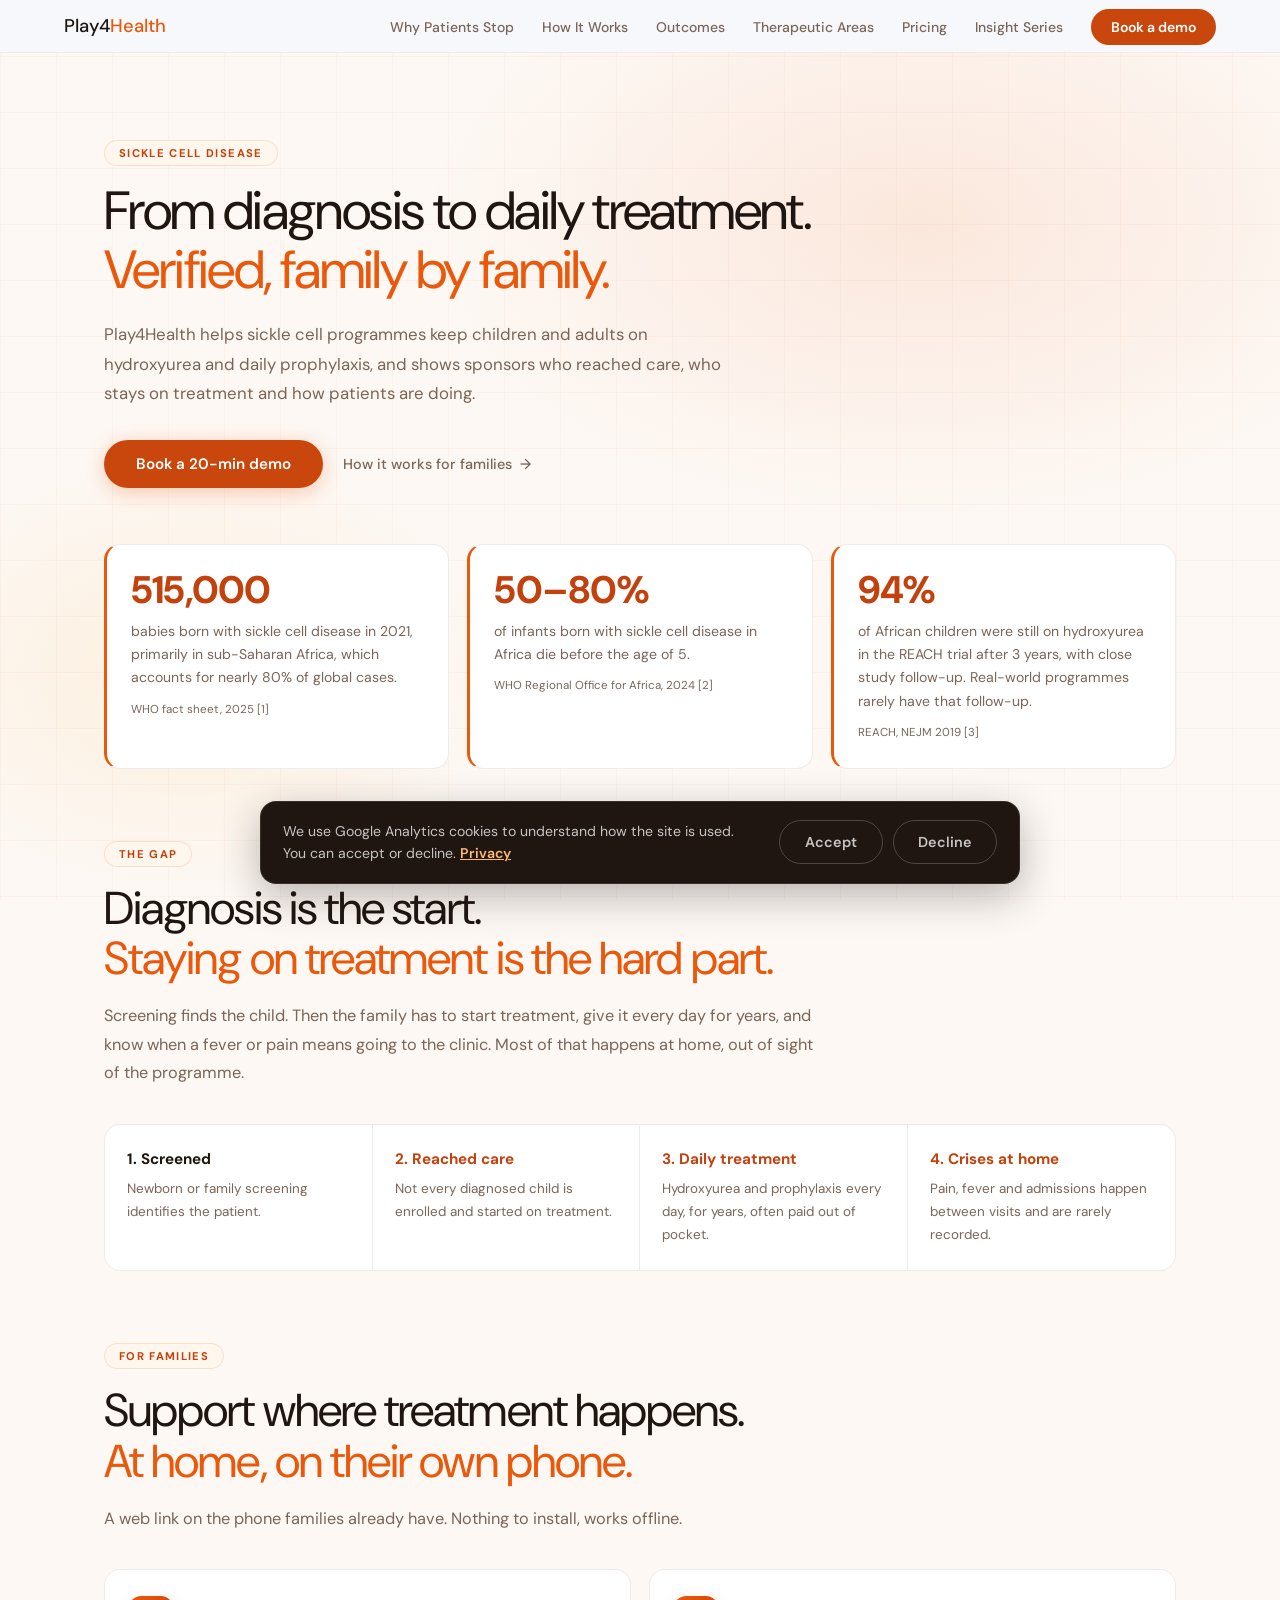
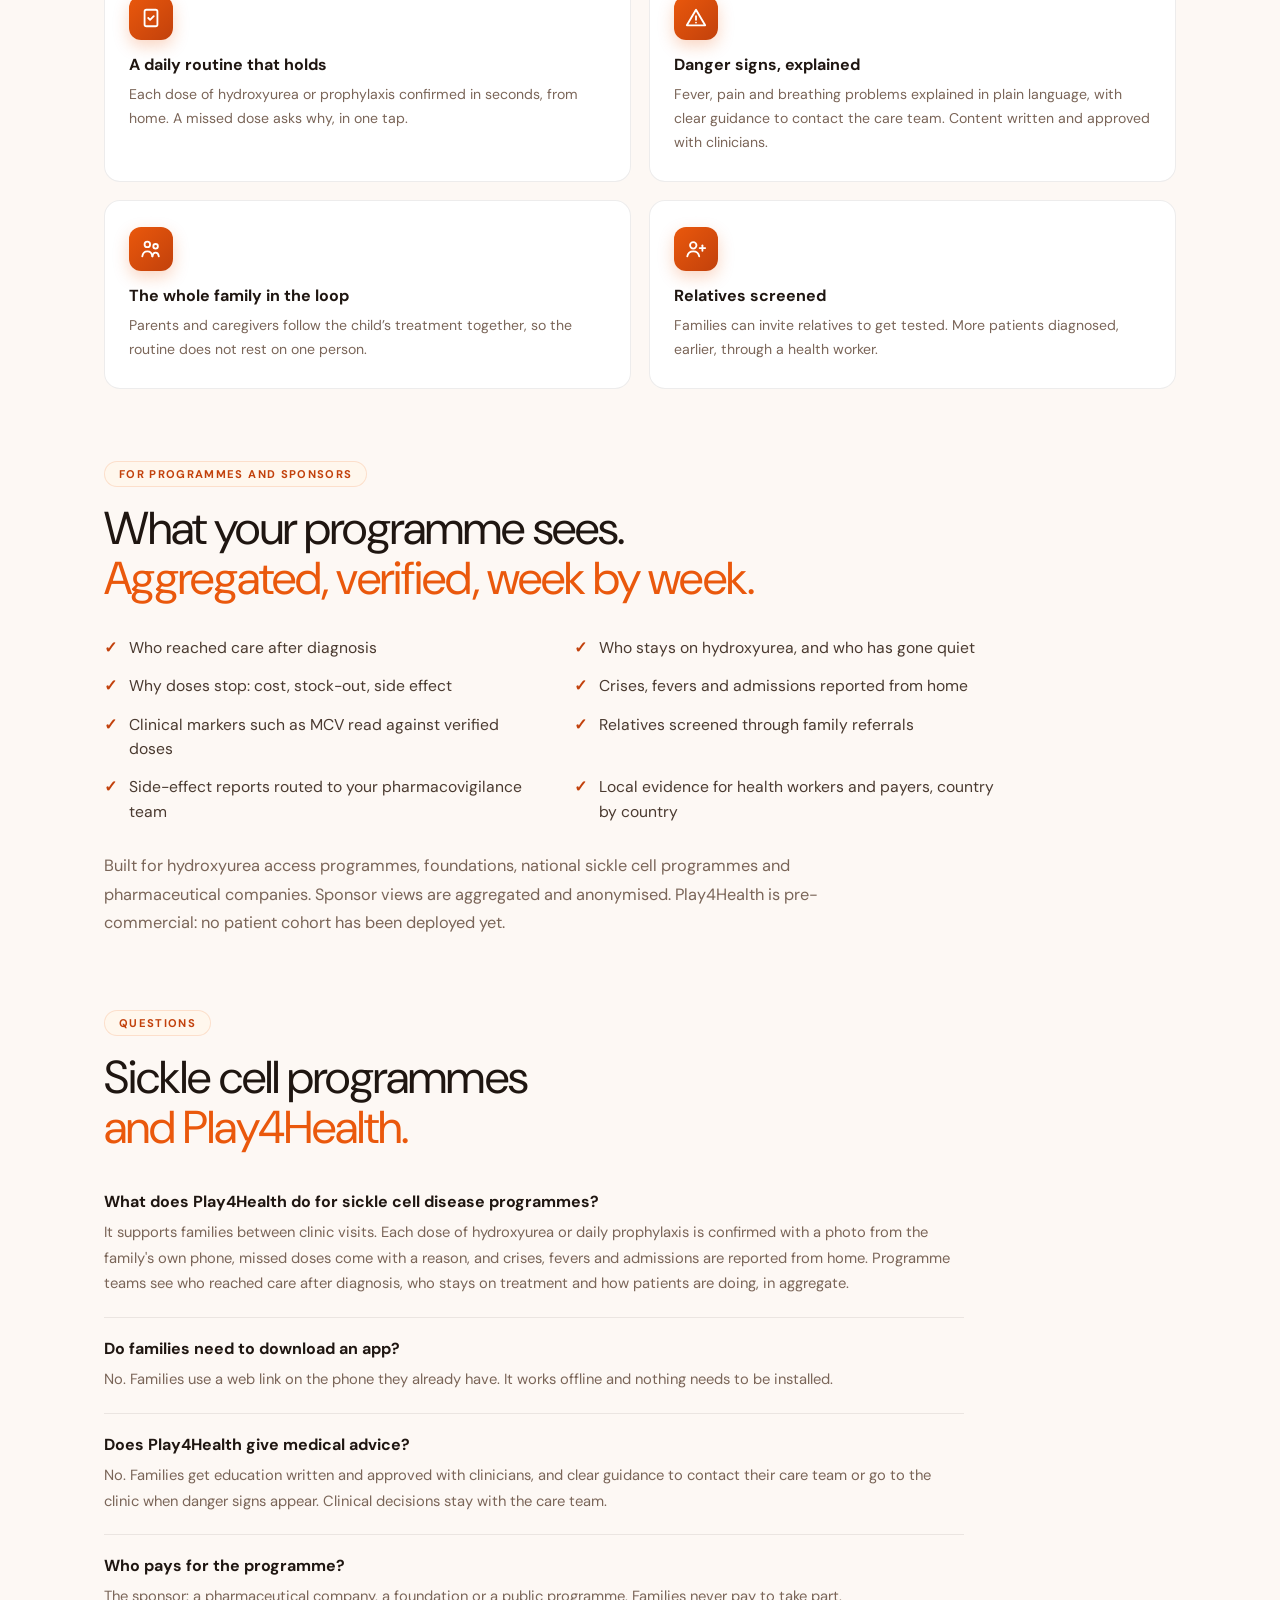
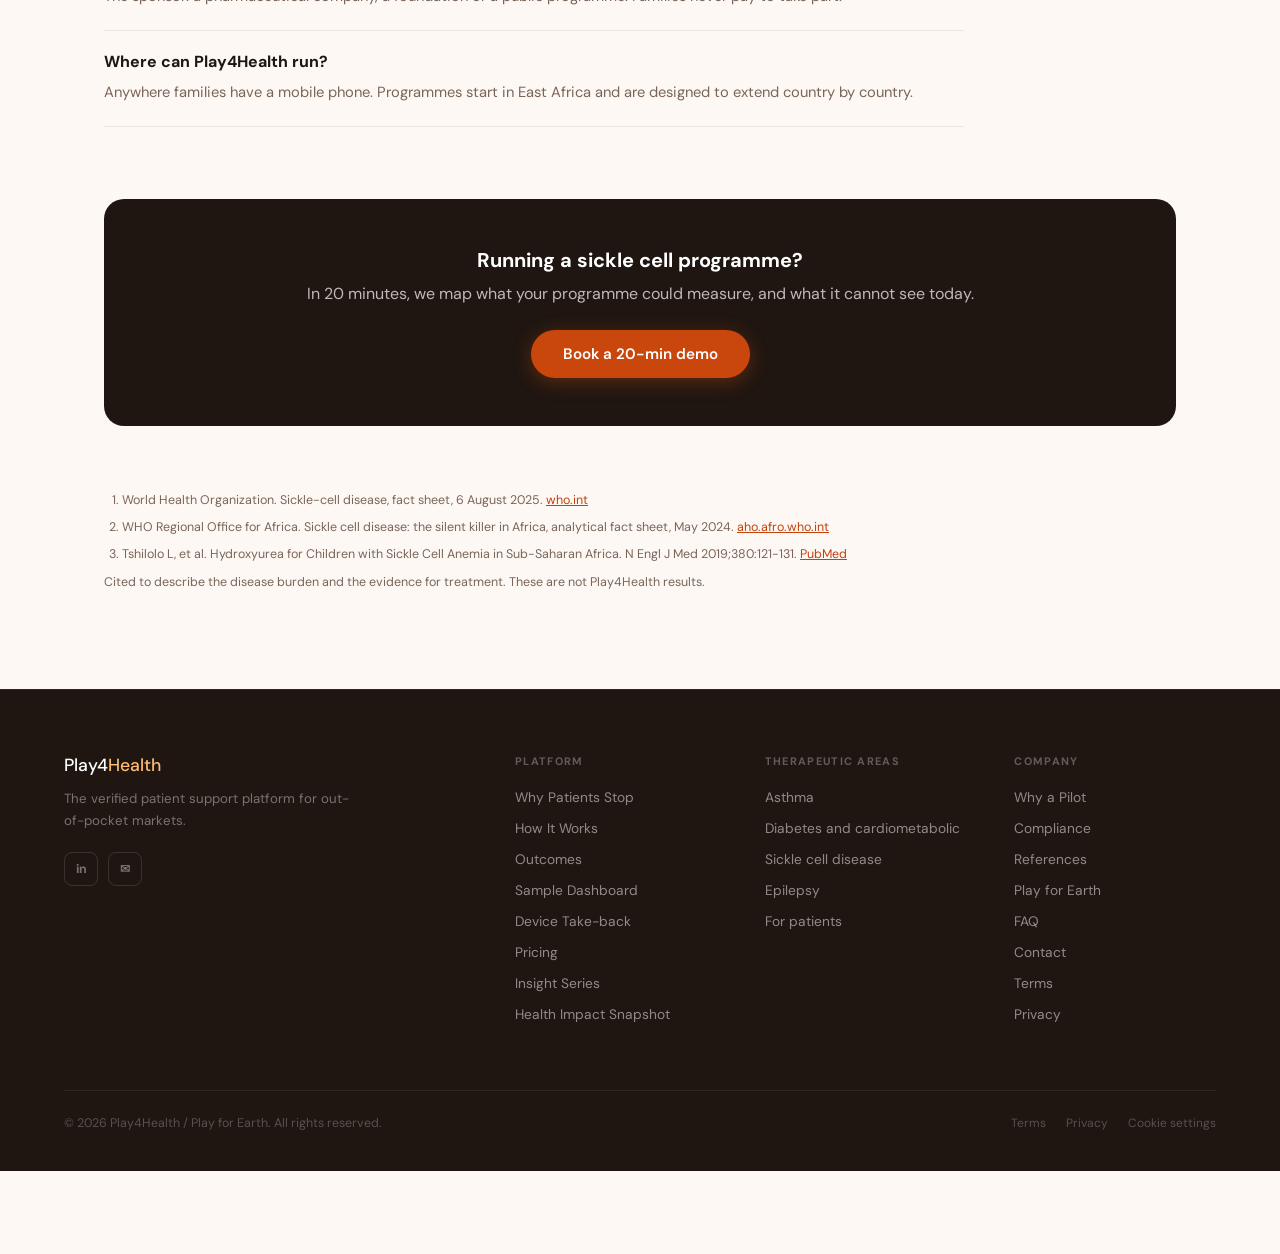
<file: sickle-cell/index.html>
<!DOCTYPE html>
<html lang="en">
<head>
<meta charset="UTF-8">
<meta name="viewport" content="width=device-width, initial-scale=1.0">
<link rel="icon" href="/favicon.svg" type="image/svg+xml">
<link rel="icon" href="/favicon-32.png" type="image/png" sizes="32x32">
<link rel="apple-touch-icon" href="/apple-touch-icon.png">
<title>Sickle Cell Disease Patient Support Programme | Play4Health</title>
<meta name="description" content="Patient support for sickle cell disease programmes: keep children and adults on hydroxyurea and daily prophylaxis, with every dose confirmed and crises reported from home. Built for Africa and beyond.">
<meta name="robots" content="index, follow">
<link rel="canonical" href="https://www.play4health.org/sickle-cell">
<meta property="og:title" content="Sickle cell disease: from diagnosis to daily treatment, verified">
<meta property="og:description" content="Patient support for sickle cell disease programmes: keep children and adults on hydroxyurea and daily prophylaxis, with every dose confirmed and crises reported from home. Built for Africa and beyond.">
<meta property="og:image" content="https://www.play4health.org/og-image.png">
<meta property="og:url" content="https://www.play4health.org/sickle-cell">
<meta property="og:type" content="website">
<meta name="twitter:card" content="summary_large_image">
<link rel="preconnect" href="https://fonts.googleapis.com">
<link href="https://fonts.googleapis.com/css2?family=DM+Sans:wght@300;400;500;600;700&display=swap" rel="stylesheet">
<link rel="stylesheet" href="/site.css">
<script type="application/ld+json">{"@context": "https://schema.org", "@type": "WebPage", "name": "Sickle Cell Disease Patient Support Programme | Play4Health", "url": "https://www.play4health.org/sickle-cell", "description": "Patient support for sickle cell disease programmes: keep children and adults on hydroxyurea and daily prophylaxis, with every dose confirmed and crises reported from home. Built for Africa and beyond.", "about": {"@type": "MedicalCondition", "name": "Sickle cell disease", "alternateName": "Sickle cell anaemia"}, "publisher": {"@type": "Organization", "name": "Play4Health", "url": "https://www.play4health.org/"}}</script>
<script type="application/ld+json">{"@context": "https://schema.org", "@type": "FAQPage", "mainEntity": [{"@type": "Question", "name": "What does Play4Health do for sickle cell disease programmes?", "acceptedAnswer": {"@type": "Answer", "text": "It supports families between clinic visits. Each dose of hydroxyurea or daily prophylaxis is confirmed with a photo from the family's own phone, missed doses come with a reason, and crises, fevers and admissions are reported from home. Programme teams see who reached care after diagnosis, who stays on treatment and how patients are doing, in aggregate."}}, {"@type": "Question", "name": "Do families need to download an app?", "acceptedAnswer": {"@type": "Answer", "text": "No. Families use a web link on the phone they already have. It works offline and nothing needs to be installed."}}, {"@type": "Question", "name": "Does Play4Health give medical advice?", "acceptedAnswer": {"@type": "Answer", "text": "No. Families get education written and approved with clinicians, and clear guidance to contact their care team or go to the clinic when danger signs appear. Clinical decisions stay with the care team."}}, {"@type": "Question", "name": "Who pays for the programme?", "acceptedAnswer": {"@type": "Answer", "text": "The sponsor: a pharmaceutical company, a foundation or a public programme. Families never pay to take part."}}, {"@type": "Question", "name": "Where can Play4Health run?", "acceptedAnswer": {"@type": "Answer", "text": "Anywhere families have a mobile phone. Programmes start in East Africa and are designed to extend country by country."}}]}</script>
<style>
.scd-cta{display:flex;gap:20px;align-items:center;flex-wrap:wrap;margin-top:32px;}
.stat-grid{display:grid;grid-template-columns:repeat(3,1fr);gap:18px;margin:8px 0 72px;}
.stat{background:#fff;border:1px solid var(--border-dark);border-left:3px solid var(--blue);border-radius:var(--radius);padding:26px 24px;}
.stat-num{font-size:2.4rem;font-weight:700;color:var(--accent-text);line-height:1;letter-spacing:-0.02em;margin-bottom:10px;}
.stat p{font-size:0.88rem;color:var(--ink-light);line-height:1.65;}
.stat .src{display:block;margin-top:10px;font-size:0.72rem;color:var(--ink-light);}
.blk{margin-bottom:72px;}
.blk h2{font-size:var(--fs-h2);font-weight:400;line-height:1.1;letter-spacing:-0.02em;margin-bottom:18px;color:var(--ink);}
.blk h2 em{color:var(--blue);font-style:normal;}
.blk>p{font-size:1.02rem;color:var(--ink-light);line-height:1.75;max-width:720px;}
.journey{display:grid;grid-template-columns:repeat(4,1fr);gap:0;margin-top:36px;border:1px solid var(--border-dark);border-radius:var(--radius);overflow:hidden;background:#fff;}
.journey div{padding:24px 22px;border-right:1px solid var(--border-dark);}
.journey div:last-child{border-right:none;}
.journey b{display:block;font-size:0.95rem;color:var(--ink);margin-bottom:8px;}
.journey span{font-size:0.84rem;color:var(--ink-light);line-height:1.65;}
.journey .gap b{color:var(--accent-text);}
.cards{display:grid;grid-template-columns:repeat(2,1fr);gap:18px;margin-top:36px;}
.card{background:#fff;border:1px solid var(--border-dark);border-radius:var(--radius);padding:26px 24px;}
.card h3{font-size:1rem;font-weight:700;color:var(--ink);margin-bottom:8px;}
.card p{font-size:0.88rem;color:var(--ink-light);line-height:1.7;}
.ico{width:44px;height:44px;border-radius:12px;background:linear-gradient(135deg,#ea580c,#c2410c);color:#fff;display:flex;align-items:center;justify-content:center;margin-bottom:14px;box-shadow:0 6px 16px rgba(234,88,12,0.25);}
.checks{list-style:none;display:grid;grid-template-columns:1fr 1fr;gap:14px 40px;margin-top:32px;max-width:900px;}
.checks li{font-size:0.98rem;color:var(--ink-mid);line-height:1.55;display:flex;gap:12px;}
.checks li::before{content:'\2713';color:var(--accent-text);font-weight:700;flex-shrink:0;}
.faq-item{border-bottom:1px solid var(--border-dark);padding:20px 0;max-width:860px;}
.faq-item h3{font-size:1rem;font-weight:700;color:var(--ink);margin-bottom:8px;}
.faq-item p{font-size:0.92rem;color:var(--ink-light);line-height:1.75;}
.refs{font-size:0.78rem;color:var(--ink-light);line-height:1.7;max-width:900px;}
.refs li{margin-bottom:6px;margin-left:18px;}
.refs a{color:var(--accent-text);}
.cta-strip{background:var(--ink);border-radius:20px;padding:48px 40px;text-align:center;margin:0 0 64px;}
.cta-strip h2{font-size:var(--fs-h3);font-weight:700;color:#fff;margin-bottom:10px;}
.cta-strip p{color:rgba(255,255,255,0.7);margin-bottom:26px;}
@media(max-width:1000px){.journey{grid-template-columns:1fr 1fr;}.journey div:nth-child(2){border-right:none;}.journey div{border-bottom:1px solid var(--border-dark);}}
@media(max-width:700px){.stat-grid,.cards,.checks,.journey{grid-template-columns:1fr;}.journey div{border-right:none;}.cta-strip{padding:36px 24px;}}
</style>
</head>
<body>
<div class="page-bg"></div>
<div class="page-grid"></div>

<nav id="mainNav">
  <a href="/" class="nav-logo">Play4<span>Health</span></a>
  <ul class="nav-links">
    <li><a href="/#whystop">Why Patients Stop</a></li>
    <li><a href="/#how">How It Works</a></li>
    <li><a href="/#outcomes">Outcomes</a></li>
    <li><a href="/#usecases">Therapeutic Areas</a></li>
    <li><a href="/#pilot">Pricing</a></li>
    <li><a href="/insight-series">Insight Series</a></li>
    <li><a href="/contact" class="nav-cta">Book a demo</a></li>
  </ul>
  <button class="nav-hamburger" id="hamburger" aria-label="Menu">
    <span></span><span></span><span></span>
  </button>
</nav>

<nav class="mobile-menu" id="mobileMenu">
  <a href="/#whystop" class="mobile-menu-link">Why Patients Stop <span class="arrow">&rarr;</span></a>
  <a href="/#how" class="mobile-menu-link">How It Works <span class="arrow">&rarr;</span></a>
  <a href="/#outcomes" class="mobile-menu-link">Outcomes <span class="arrow">&rarr;</span></a>
  <a href="/#usecases" class="mobile-menu-link">Therapeutic Areas <span class="arrow">&rarr;</span></a>
  <a href="/#trust" class="mobile-menu-link">Compliance <span class="arrow">&rarr;</span></a>
  <a href="/#pilot" class="mobile-menu-link">Pricing <span class="arrow">&rarr;</span></a>
  <a href="/insight-series" class="mobile-menu-link">Insight Series <span class="arrow">&rarr;</span></a>
  <a href="/contact" class="mobile-menu-cta">Book a 20-min demo &rarr;</a>
</nav>

<main>
<div class="page-hero">
  <div class="section-eyebrow">Sickle cell disease</div>
  <h1>From diagnosis to daily treatment.<br><em>Verified, family by family.</em></h1>
  <p class="page-lead">Play4Health helps sickle cell programmes keep children and adults on hydroxyurea and daily prophylaxis, and shows sponsors who reached care, who stays on treatment and how patients are doing.</p>
  <div class="scd-cta"><a href="/contact" class="btn-primary">Book a 20-min demo</a><a href="#families" class="btn-ghost">How it works for families <span class="arr">&rarr;</span></a></div>
</div>

<div class="page-body">
  <div class="stat-grid">
    <div class="stat"><div class="stat-num">515,000</div><p>babies born with sickle cell disease in 2021, primarily in sub-Saharan Africa, which accounts for nearly 80% of global cases.<span class="src">WHO fact sheet, 2025 [1]</span></p></div>
    <div class="stat"><div class="stat-num">50&ndash;80%</div><p>of infants born with sickle cell disease in Africa die before the age of 5.<span class="src">WHO Regional Office for Africa, 2024 [2]</span></p></div>
    <div class="stat"><div class="stat-num">94%</div><p>of African children were still on hydroxyurea in the REACH trial after 3 years, with close study follow-up. Real-world programmes rarely have that follow-up.<span class="src">REACH, NEJM 2019 [3]</span></p></div>
  </div>

  <div class="blk">
    <div class="section-eyebrow">The gap</div>
    <h2>Diagnosis is the start.<br><em>Staying on treatment is the hard part.</em></h2>
    <p>Screening finds the child. Then the family has to start treatment, give it every day for years, and know when a fever or pain means going to the clinic. Most of that happens at home, out of sight of the programme.</p>
    <div class="journey">
      <div><b>1. Screened</b><span>Newborn or family screening identifies the patient.</span></div>
      <div class="gap"><b>2. Reached care</b><span>Not every diagnosed child is enrolled and started on treatment.</span></div>
      <div class="gap"><b>3. Daily treatment</b><span>Hydroxyurea and prophylaxis every day, for years, often paid out of pocket.</span></div>
      <div class="gap"><b>4. Crises at home</b><span>Pain, fever and admissions happen between visits and are rarely recorded.</span></div>
    </div>
  </div>

  <div class="blk" id="families">
    <div class="section-eyebrow">For families</div>
    <h2>Support where treatment happens.<br><em>At home, on their own phone.</em></h2>
    <p>A web link on the phone families already have. Nothing to install, works offline.</p>
    <div class="cards">
      <div class="card"><div class="ico"><svg viewBox="0 0 24 24" width="22" height="22" fill="none" stroke="currentColor" stroke-width="2" stroke-linecap="round" stroke-linejoin="round" aria-hidden="true"><rect x="5" y="3" width="14" height="18" rx="2"/><polyline points="9 12 11 14 15 10"/></svg></div><h3>A daily routine that holds</h3><p>Each dose of hydroxyurea or prophylaxis confirmed in seconds, from home. A missed dose asks why, in one tap.</p></div>
      <div class="card"><div class="ico"><svg viewBox="0 0 24 24" width="22" height="22" fill="none" stroke="currentColor" stroke-width="2" stroke-linecap="round" stroke-linejoin="round" aria-hidden="true"><path d="M12 3 2 20h20L12 3z"/><path d="M12 10v4"/><path d="M12 17h.01"/></svg></div><h3>Danger signs, explained</h3><p>Fever, pain and breathing problems explained in plain language, with clear guidance to contact the care team. Content written and approved with clinicians.</p></div>
      <div class="card"><div class="ico"><svg viewBox="0 0 24 24" width="22" height="22" fill="none" stroke="currentColor" stroke-width="2" stroke-linecap="round" stroke-linejoin="round" aria-hidden="true"><circle cx="8" cy="7" r="3"/><circle cx="17" cy="9" r="2.5"/><path d="M2.5 20c.5-3.5 2.8-5.5 5.5-5.5s5 2 5.5 5.5"/><path d="M13.5 20c.4-2.6 1.9-4 3.5-4s3.1 1.4 3.5 4"/></svg></div><h3>The whole family in the loop</h3><p>Parents and caregivers follow the child&rsquo;s treatment together, so the routine does not rest on one person.</p></div>
      <div class="card"><div class="ico"><svg viewBox="0 0 24 24" width="22" height="22" fill="none" stroke="currentColor" stroke-width="2" stroke-linecap="round" stroke-linejoin="round" aria-hidden="true"><circle cx="9" cy="8" r="3.5"/><path d="M2.5 20c.6-3.6 3.3-5.5 6.5-5.5s5.9 1.9 6.5 5.5"/><path d="M19 8v6"/><path d="M16 11h6"/></svg></div><h3>Relatives screened</h3><p>Families can invite relatives to get tested. More patients diagnosed, earlier, through a health worker.</p></div>
    </div>
  </div>

  <div class="blk">
    <div class="section-eyebrow">For programmes and sponsors</div>
    <h2>What your programme sees.<br><em>Aggregated, verified, week by week.</em></h2>
    <ul class="checks">
      <li>Who reached care after diagnosis</li>
      <li>Who stays on hydroxyurea, and who has gone quiet</li>
      <li>Why doses stop: cost, stock-out, side effect</li>
      <li>Crises, fevers and admissions reported from home</li>
      <li>Clinical markers such as MCV read against verified doses</li>
      <li>Relatives screened through family referrals</li>
      <li>Side-effect reports routed to your pharmacovigilance team</li>
      <li>Local evidence for health workers and payers, country by country</li>
    </ul>
    <p class="note">Built for hydroxyurea access programmes, foundations, national sickle cell programmes and pharmaceutical companies. Sponsor views are aggregated and anonymised. Play4Health is pre-commercial: no patient cohort has been deployed yet.</p>
  </div>

  <div class="blk">
    <div class="section-eyebrow">Questions</div>
    <h2>Sickle cell programmes<br><em>and Play4Health.</em></h2>
    <div class="faq-item"><h3>What does Play4Health do for sickle cell disease programmes?</h3><p>It supports families between clinic visits. Each dose of hydroxyurea or daily prophylaxis is confirmed with a photo from the family&#x27;s own phone, missed doses come with a reason, and crises, fevers and admissions are reported from home. Programme teams see who reached care after diagnosis, who stays on treatment and how patients are doing, in aggregate.</p></div>
    <div class="faq-item"><h3>Do families need to download an app?</h3><p>No. Families use a web link on the phone they already have. It works offline and nothing needs to be installed.</p></div>
    <div class="faq-item"><h3>Does Play4Health give medical advice?</h3><p>No. Families get education written and approved with clinicians, and clear guidance to contact their care team or go to the clinic when danger signs appear. Clinical decisions stay with the care team.</p></div>
    <div class="faq-item"><h3>Who pays for the programme?</h3><p>The sponsor: a pharmaceutical company, a foundation or a public programme. Families never pay to take part.</p></div>
    <div class="faq-item"><h3>Where can Play4Health run?</h3><p>Anywhere families have a mobile phone. Programmes start in East Africa and are designed to extend country by country.</p></div>
  </div>

  <div class="cta-strip">
    <h2>Running a sickle cell programme?</h2>
    <p>In 20 minutes, we map what your programme could measure, and what it cannot see today.</p>
    <a href="/contact" class="btn-primary">Book a 20-min demo</a>
  </div>

  <ol class="refs">
    <li>World Health Organization. Sickle-cell disease, fact sheet, 6 August 2025. <a href="https://www.who.int/news-room/fact-sheets/detail/sickle-cell-disease" target="_blank" rel="noopener">who.int</a></li>
    <li>WHO Regional Office for Africa. Sickle cell disease: the silent killer in Africa, analytical fact sheet, May 2024. <a href="https://files.aho.afro.who.int/afahobckpcontainer/production/files/Regional_Factsheet_on_Sickle_Cell_Disease_EN.pdf" target="_blank" rel="noopener">aho.afro.who.int</a></li>
    <li>Tshilolo L, et al. Hydroxyurea for Children with Sickle Cell Anemia in Sub-Saharan Africa. N Engl J Med 2019;380:121-131. <a href="https://pubmed.ncbi.nlm.nih.gov/30501550/" target="_blank" rel="noopener">PubMed</a></li>
  </ol>
  <p class="refs">Cited to describe the disease burden and the evidence for treatment. These are not Play4Health results.</p>
</div>
</main>

<footer>
  <div class="footer-grid">
    <div>
      <a href="/" class="footer-logo">Play4<span>Health</span></a>
      <p class="footer-tagline">The verified patient support platform for out-of-pocket markets.</p>
      <div class="footer-social">
        <a href="https://www.linkedin.com/company/playforearth" target="_blank" rel="noopener" class="social-btn">in</a>
        <a href="mailto:clement@play4health.org" class="social-btn">&#9993;</a>
      </div>
    </div>
    <div class="footer-col">
      <h5>Platform</h5>
      <ul>
        <li><a href="/#whystop">Why Patients Stop</a></li>
        <li><a href="/#how">How It Works</a></li>
        <li><a href="/#outcomes">Outcomes</a></li>
        <li><a href="/demo">Sample Dashboard</a></li>
        <li><a href="/#usecases">Device Take-back</a></li>
        <li><a href="/#pilot">Pricing</a></li>
        <li><a href="/insight-series">Insight Series</a></li>
        <li><a href="/health-impact-snapshot">Health Impact Snapshot</a></li>
      </ul>
    </div>
    <div class="footer-col">
      <h5>Therapeutic areas</h5>
      <ul>
        <li><a href="/asthma">Asthma</a></li>
        <li><a href="/diabetes">Diabetes and cardiometabolic</a></li>
        <li><a href="/sickle-cell">Sickle cell disease</a></li>
        <li><a href="/#usecases">Epilepsy</a></li>
        <li><a href="/patients">For patients</a></li>
      </ul>
    </div>
    <div class="footer-col">
      <h5>Company</h5>
      <ul>
        <li><a href="/#pilot">Why a Pilot</a></li>
        <li><a href="/#trust">Compliance</a></li>
        <li><a href="/#references">References</a></li>
        <li><a href="https://www.playforearth.org">Play for Earth</a></li>
        <li><a href="/faq">FAQ</a></li>
        <li><a href="/contact">Contact</a></li>
        <li><a href="/terms">Terms</a></li>
        <li><a href="/privacy">Privacy</a></li>
      </ul>
    </div>
  </div>
  <div class="footer-bottom">
    <span class="footer-copy">&copy; 2026 Play4Health / Play for Earth. All rights reserved.</span>
    <div class="footer-legal"><a href="/terms">Terms</a><a href="/privacy">Privacy</a><a href="/privacy#cookies" class="cookie-settings">Cookie settings</a></div>
  </div>
</footer>

<script src="/site.js"></script>

</body>
</html>
</file>
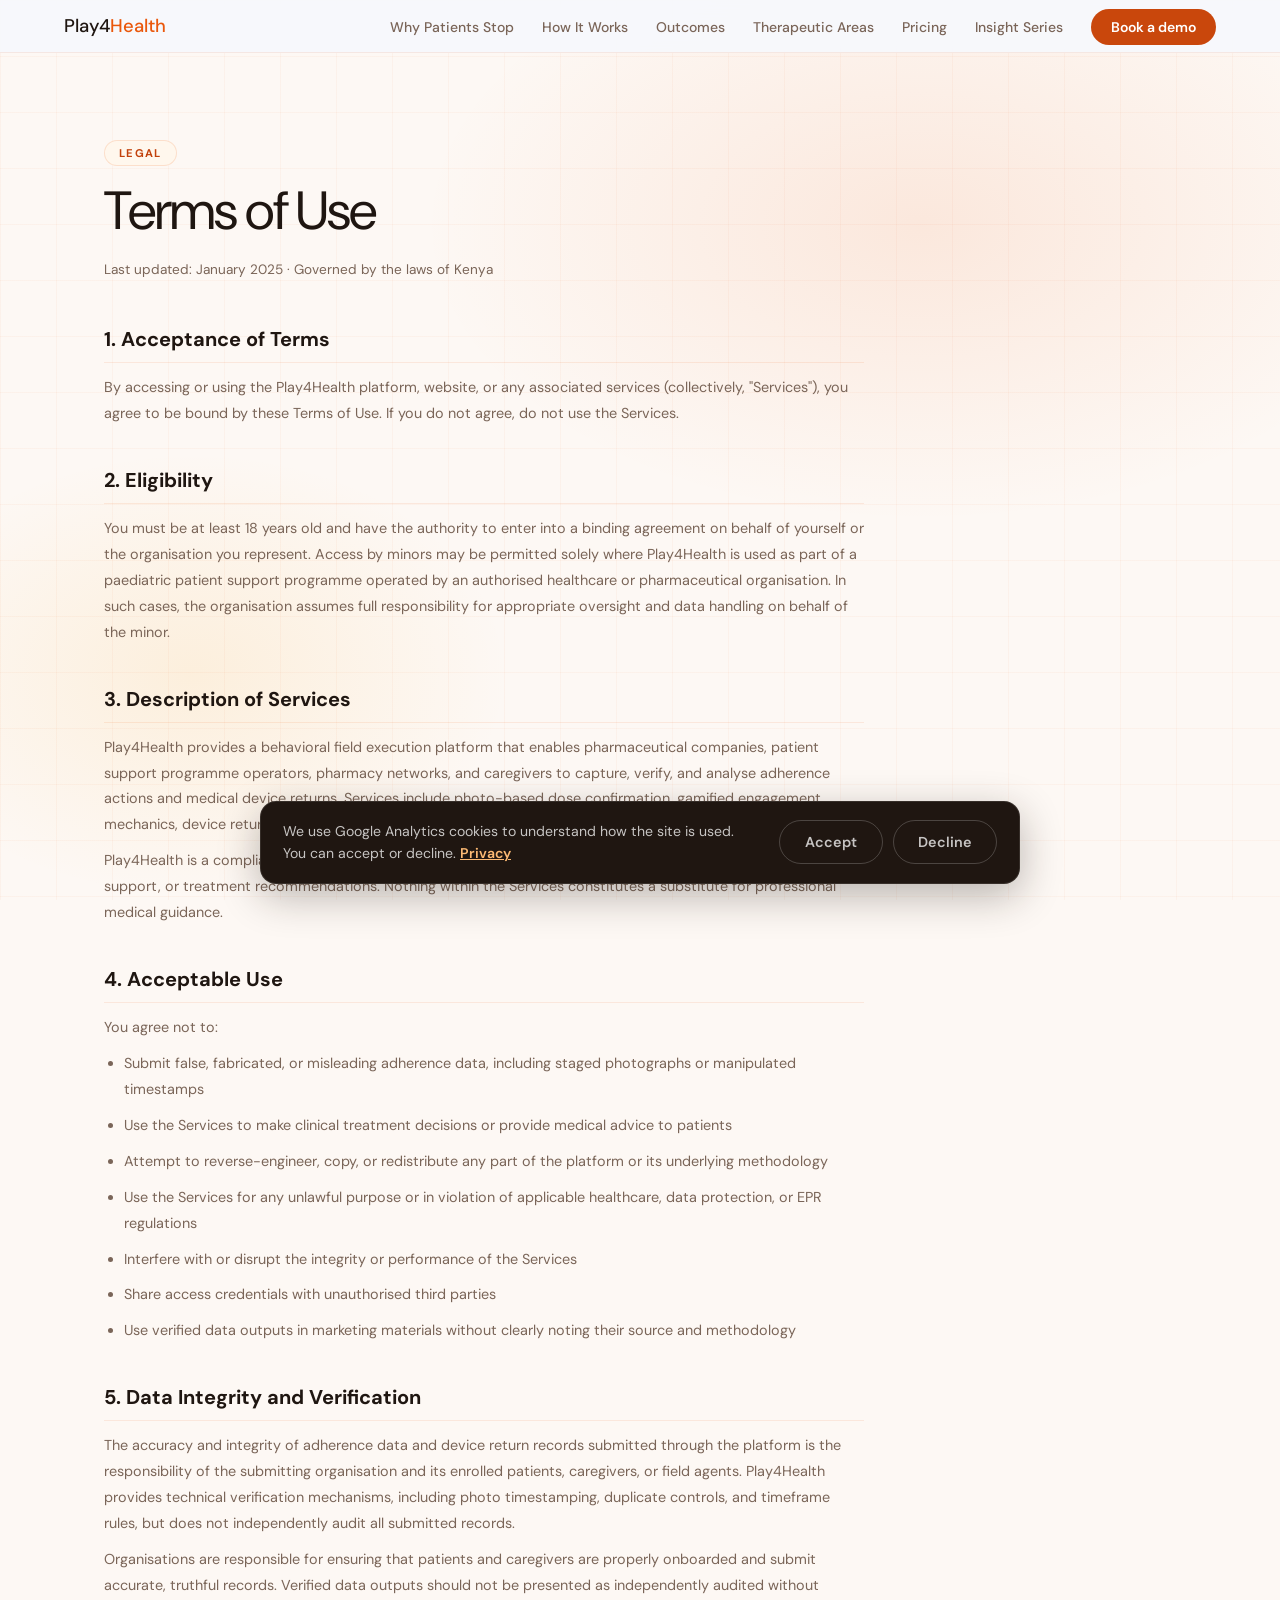
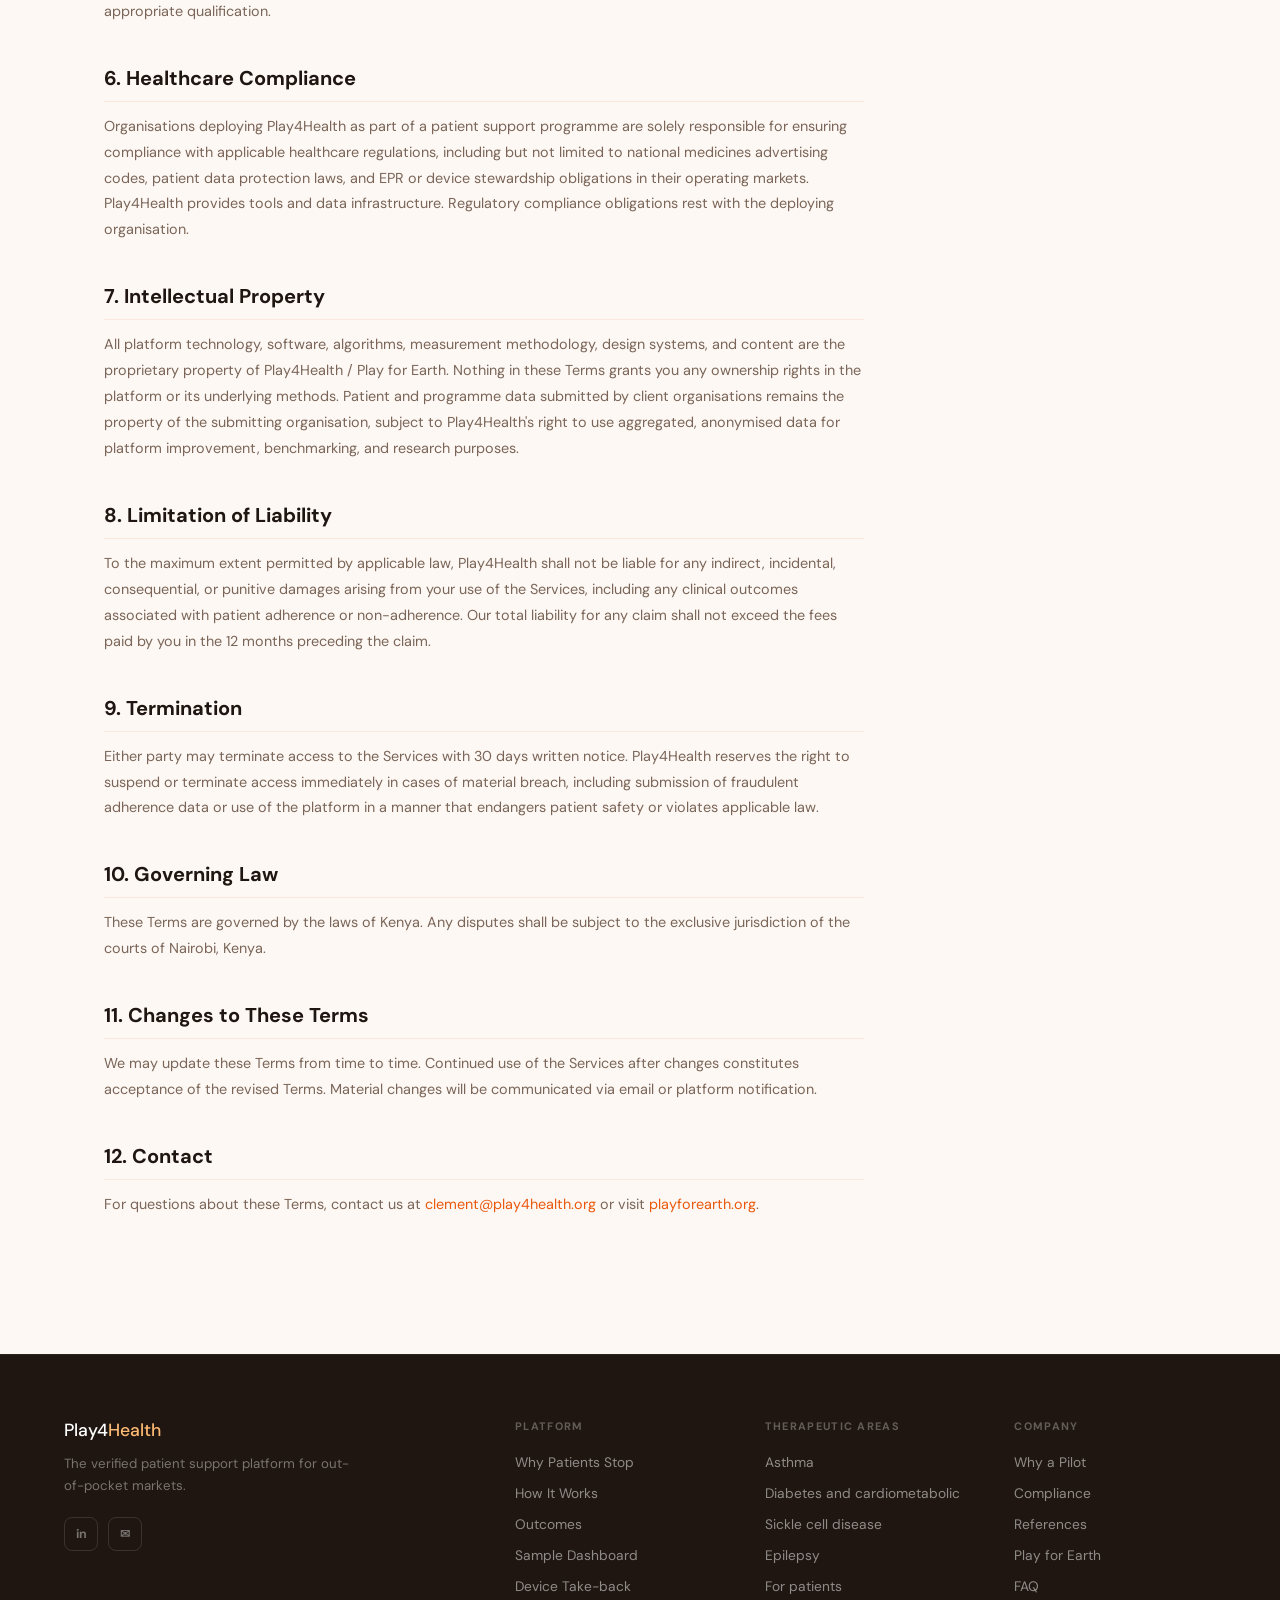
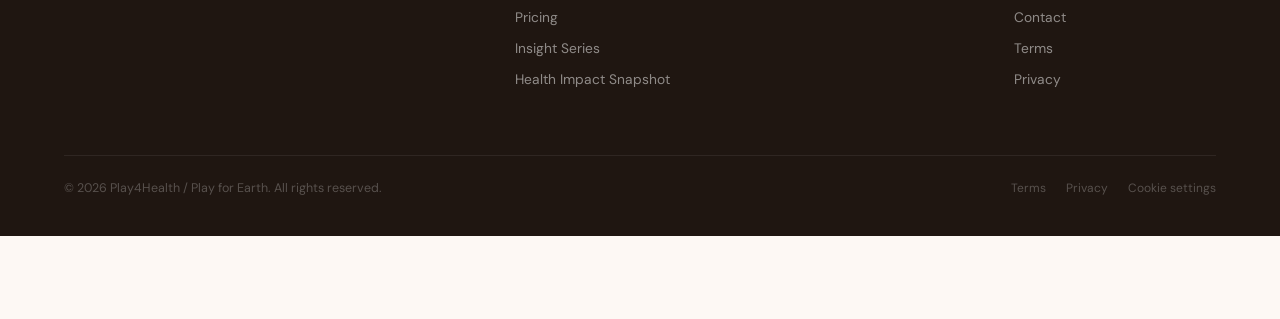
<file: terms/index.html>
<!DOCTYPE html>
<html lang="en">
<head>
<meta charset="UTF-8">
<meta name="viewport" content="width=device-width, initial-scale=1.0">
<link rel="icon" href="/favicon.svg" type="image/svg+xml">
<link rel="icon" href="/favicon-32.png" type="image/png" sizes="32x32">
<link rel="apple-touch-icon" href="/apple-touch-icon.png">
<title>Play4Health: Terms of Use</title>
<meta name="description" content="Terms of Use for Play4Health, the verified adherence and device return platform for pharma and patient support programmes.">
<meta name="robots" content="index, follow">
<link rel="canonical" href="https://www.play4health.org/terms">
<meta property="og:title" content="Play4Health: Terms of Use">
<meta property="og:description" content="Terms of Use for Play4Health, the verified adherence and device return platform for pharma and patient support programmes.">
<meta property="og:image" content="https://www.play4health.org/og-image.png">
<meta property="og:url" content="https://www.play4health.org/terms">
<meta property="og:type" content="website">
<meta name="twitter:card" content="summary_large_image">
<link rel="preconnect" href="https://fonts.googleapis.com">
<link href="https://fonts.googleapis.com/css2?family=DM+Sans:wght@300;400;500;600;700&display=swap" rel="stylesheet">
<link rel="stylesheet" href="/site.css">
<style>
.page-hero .meta{font-size:0.85rem;color:var(--ink-light);}
.legal-content{max-width:760px;}
.legal-section{margin-bottom:40px;}
.legal-section h2{font-size:var(--fs-h3);font-weight:700;line-height:1.3;color:var(--ink);margin-bottom:12px;padding-bottom:10px;border-bottom:1px solid var(--border);}
.legal-section p,.legal-section li{font-size:0.9rem;color:var(--ink-light);line-height:1.8;margin-bottom:10px;}
.legal-section ul{padding-left:20px;}
.legal-section a{color:var(--blue);text-decoration:none;}
.legal-section a:hover{text-decoration:underline;}
</style>
</head>
<body>
<div class="page-bg"></div>
<div class="page-grid"></div>

<nav id="mainNav">
  <a href="/" class="nav-logo">Play4<span>Health</span></a>
  <ul class="nav-links">
    <li><a href="/#whystop">Why Patients Stop</a></li>
    <li><a href="/#how">How It Works</a></li>
    <li><a href="/#outcomes">Outcomes</a></li>
    <li><a href="/#usecases">Therapeutic Areas</a></li>
    <li><a href="/#pilot">Pricing</a></li>
    <li><a href="/insight-series">Insight Series</a></li>
    <li><a href="/contact" class="nav-cta">Book a demo</a></li>
  </ul>
  <button class="nav-hamburger" id="hamburger" aria-label="Menu">
    <span></span><span></span><span></span>
  </button>
</nav>

<nav class="mobile-menu" id="mobileMenu">
  <a href="/#whystop" class="mobile-menu-link">Why Patients Stop <span class="arrow">&rarr;</span></a>
  <a href="/#how" class="mobile-menu-link">How It Works <span class="arrow">&rarr;</span></a>
  <a href="/#outcomes" class="mobile-menu-link">Outcomes <span class="arrow">&rarr;</span></a>
  <a href="/#usecases" class="mobile-menu-link">Therapeutic Areas <span class="arrow">&rarr;</span></a>
  <a href="/#trust" class="mobile-menu-link">Compliance <span class="arrow">&rarr;</span></a>
  <a href="/#pilot" class="mobile-menu-link">Pricing <span class="arrow">&rarr;</span></a>
  <a href="/insight-series" class="mobile-menu-link">Insight Series <span class="arrow">&rarr;</span></a>
  <a href="/contact" class="mobile-menu-cta">Book a 20-min demo &rarr;</a>
</nav>

<main>
<div class="page-hero">
  <div class="section-eyebrow">Legal</div>
  <h1>Terms of Use</h1>
  <p class="meta">Last updated: January 2025 · Governed by the laws of Kenya</p>
</div>

<div class="page-body">
<div class="legal-content">

  <div class="legal-section">
    <h2>1. Acceptance of Terms</h2>
    <p>By accessing or using the Play4Health platform, website, or any associated services (collectively, "Services"), you agree to be bound by these Terms of Use. If you do not agree, do not use the Services.</p>
  </div>

  <div class="legal-section">
    <h2>2. Eligibility</h2>
    <p>You must be at least 18 years old and have the authority to enter into a binding agreement on behalf of yourself or the organisation you represent. Access by minors may be permitted solely where Play4Health is used as part of a paediatric patient support programme operated by an authorised healthcare or pharmaceutical organisation. In such cases, the organisation assumes full responsibility for appropriate oversight and data handling on behalf of the minor.</p>
  </div>

  <div class="legal-section">
    <h2>3. Description of Services</h2>
    <p>Play4Health provides a behavioral field execution platform that enables pharmaceutical companies, patient support programme operators, pharmacy networks, and caregivers to capture, verify, and analyse adherence actions and medical device returns. Services include photo-based dose confirmation, gamified engagement mechanics, device return tracking, and export-ready compliance dashboards for PSP, ESG, and EPR reporting.</p>
    <p>Play4Health is a compliance and engagement platform. It does not provide medical advice, clinical decision support, or treatment recommendations. Nothing within the Services constitutes a substitute for professional medical guidance.</p>
  </div>

  <div class="legal-section">
    <h2>4. Acceptable Use</h2>
    <p>You agree not to:</p>
    <ul>
      <li>Submit false, fabricated, or misleading adherence data, including staged photographs or manipulated timestamps</li>
      <li>Use the Services to make clinical treatment decisions or provide medical advice to patients</li>
      <li>Attempt to reverse-engineer, copy, or redistribute any part of the platform or its underlying methodology</li>
      <li>Use the Services for any unlawful purpose or in violation of applicable healthcare, data protection, or EPR regulations</li>
      <li>Interfere with or disrupt the integrity or performance of the Services</li>
      <li>Share access credentials with unauthorised third parties</li>
      <li>Use verified data outputs in marketing materials without clearly noting their source and methodology</li>
    </ul>
  </div>

  <div class="legal-section">
    <h2>5. Data Integrity and Verification</h2>
    <p>The accuracy and integrity of adherence data and device return records submitted through the platform is the responsibility of the submitting organisation and its enrolled patients, caregivers, or field agents. Play4Health provides technical verification mechanisms, including photo timestamping, duplicate controls, and timeframe rules, but does not independently audit all submitted records.</p>
    <p>Organisations are responsible for ensuring that patients and caregivers are properly onboarded and submit accurate, truthful records. Verified data outputs should not be presented as independently audited without appropriate qualification.</p>
  </div>

  <div class="legal-section">
    <h2>6. Healthcare Compliance</h2>
    <p>Organisations deploying Play4Health as part of a patient support programme are solely responsible for ensuring compliance with applicable healthcare regulations, including but not limited to national medicines advertising codes, patient data protection laws, and EPR or device stewardship obligations in their operating markets. Play4Health provides tools and data infrastructure. Regulatory compliance obligations rest with the deploying organisation.</p>
  </div>

  <div class="legal-section">
    <h2>7. Intellectual Property</h2>
    <p>All platform technology, software, algorithms, measurement methodology, design systems, and content are the proprietary property of Play4Health / Play for Earth. Nothing in these Terms grants you any ownership rights in the platform or its underlying methods. Patient and programme data submitted by client organisations remains the property of the submitting organisation, subject to Play4Health's right to use aggregated, anonymised data for platform improvement, benchmarking, and research purposes.</p>
  </div>

  <div class="legal-section">
    <h2>8. Limitation of Liability</h2>
    <p>To the maximum extent permitted by applicable law, Play4Health shall not be liable for any indirect, incidental, consequential, or punitive damages arising from your use of the Services, including any clinical outcomes associated with patient adherence or non-adherence. Our total liability for any claim shall not exceed the fees paid by you in the 12 months preceding the claim.</p>
  </div>

  <div class="legal-section">
    <h2>9. Termination</h2>
    <p>Either party may terminate access to the Services with 30 days written notice. Play4Health reserves the right to suspend or terminate access immediately in cases of material breach, including submission of fraudulent adherence data or use of the platform in a manner that endangers patient safety or violates applicable law.</p>
  </div>

  <div class="legal-section">
    <h2>10. Governing Law</h2>
    <p>These Terms are governed by the laws of Kenya. Any disputes shall be subject to the exclusive jurisdiction of the courts of Nairobi, Kenya.</p>
  </div>

  <div class="legal-section">
    <h2>11. Changes to These Terms</h2>
    <p>We may update these Terms from time to time. Continued use of the Services after changes constitutes acceptance of the revised Terms. Material changes will be communicated via email or platform notification.</p>
  </div>

  <div class="legal-section">
    <h2>12. Contact</h2>
    <p>For questions about these Terms, contact us at <a href="mailto:clement@play4health.org">clement@play4health.org</a> or visit <a href="https://www.playforearth.org">playforearth.org</a>.</p>
  </div>

</div>
</div>
</main>

<footer>
  <div class="footer-grid">
    <div>
      <a href="/" class="footer-logo">Play4<span>Health</span></a>
      <p class="footer-tagline">The verified patient support platform for out-of-pocket markets.</p>
      <div class="footer-social">
        <a href="https://www.linkedin.com/company/playforearth" target="_blank" rel="noopener" class="social-btn">in</a>
        <a href="mailto:clement@play4health.org" class="social-btn">&#9993;</a>
      </div>
    </div>
    <div class="footer-col">
      <h5>Platform</h5>
      <ul>
        <li><a href="/#whystop">Why Patients Stop</a></li>
        <li><a href="/#how">How It Works</a></li>
        <li><a href="/#outcomes">Outcomes</a></li>
        <li><a href="/demo">Sample Dashboard</a></li>
        <li><a href="/#usecases">Device Take-back</a></li>
        <li><a href="/#pilot">Pricing</a></li>
        <li><a href="/insight-series">Insight Series</a></li>
        <li><a href="/health-impact-snapshot">Health Impact Snapshot</a></li>
      </ul>
    </div>
    <div class="footer-col">
      <h5>Therapeutic areas</h5>
      <ul>
        <li><a href="/asthma">Asthma</a></li>
        <li><a href="/diabetes">Diabetes and cardiometabolic</a></li>
        <li><a href="/sickle-cell">Sickle cell disease</a></li>
        <li><a href="/#usecases">Epilepsy</a></li>
        <li><a href="/patients">For patients</a></li>
      </ul>
    </div>
    <div class="footer-col">
      <h5>Company</h5>
      <ul>
        <li><a href="/#pilot">Why a Pilot</a></li>
        <li><a href="/#trust">Compliance</a></li>
        <li><a href="/#references">References</a></li>
        <li><a href="https://www.playforearth.org">Play for Earth</a></li>
        <li><a href="/faq">FAQ</a></li>
        <li><a href="/contact">Contact</a></li>
        <li><a href="/terms">Terms</a></li>
        <li><a href="/privacy">Privacy</a></li>
      </ul>
    </div>
  </div>
  <div class="footer-bottom">
    <span class="footer-copy">&copy; 2026 Play4Health / Play for Earth. All rights reserved.</span>
    <div class="footer-legal"><a href="/terms">Terms</a><a href="/privacy">Privacy</a><a href="/privacy#cookies" class="cookie-settings">Cookie settings</a></div>
  </div>
</footer>

<script src="/site.js"></script>
</body>
</html>
</file>
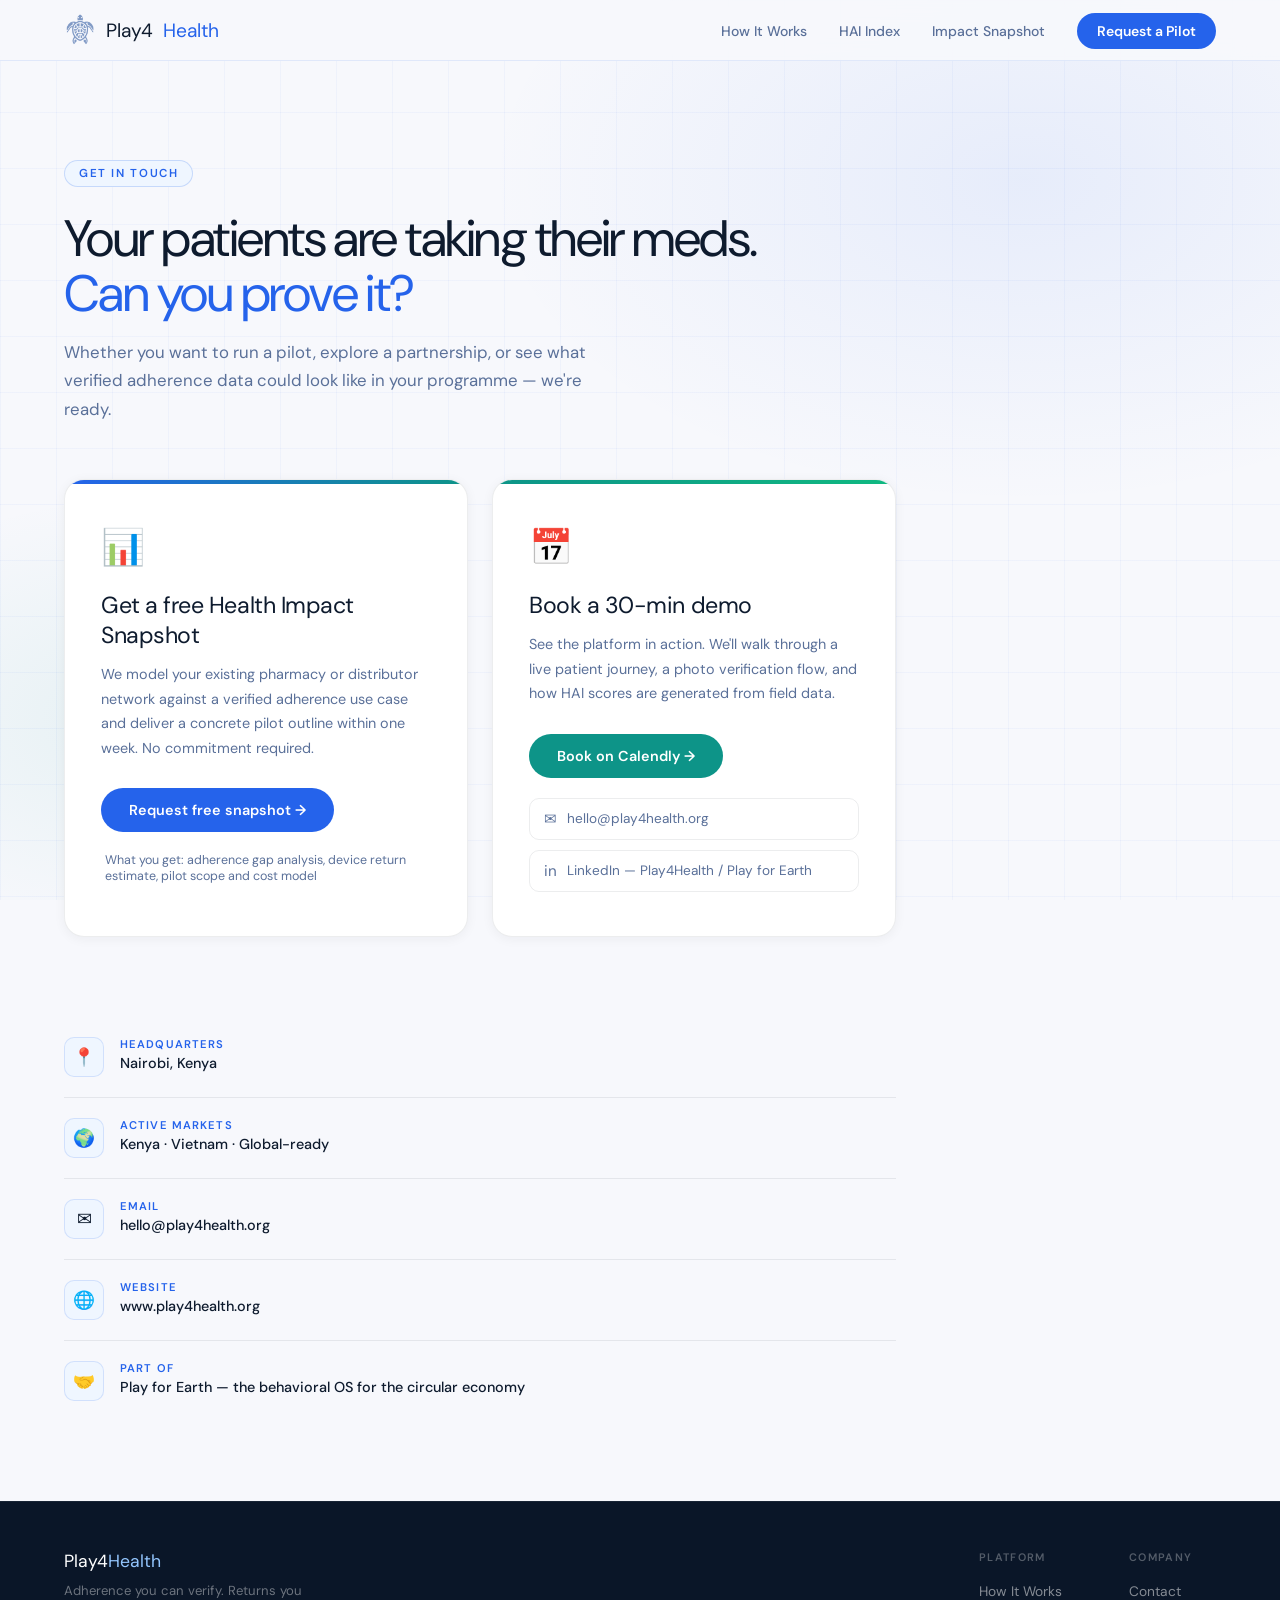
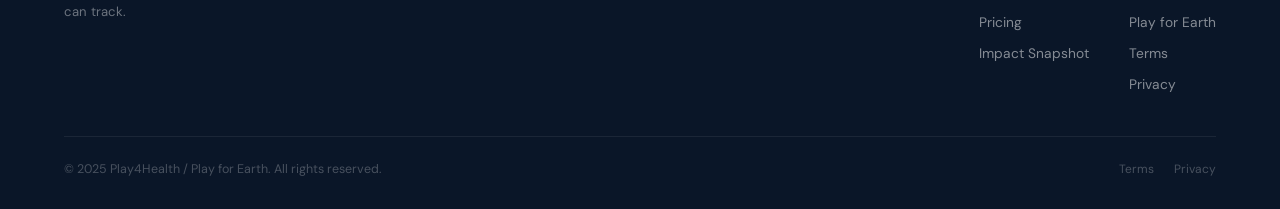
<file: contact.html>
<!DOCTYPE html>
<html lang="en">
<head>
<meta charset="UTF-8"><meta name="viewport" content="width=device-width, initial-scale=1.0">
<title>Contact — Play4Health</title>
<meta name="description" content="Request a pilot, book a demo, or ask a question. Play4Health turns adherence and device returns into verified proof — ready when you are.">
<meta name="robots" content="index, follow">
<link rel="canonical" href="https://www.play4health.org/contact">
<link rel="preconnect" href="https://fonts.googleapis.com">
<link href="https://fonts.googleapis.com/css2?family=DM+Sans:wght@300;400;500;600;700&display=swap" rel="stylesheet">
<style>
:root {
  --bg: #f7f8fc;
  --bg2: #eef3fb;
  --ink: #0e1b2e;
  --ink-mid: #2d4263;
  --ink-light: #5a7099;
  --blue: #2563eb;
  --blue-dark: #1d4ed8;
  --blue-pale: #dbeafe;
  --blue-faint: #eff6ff;
  --teal: #0d9488;
  --teal-pale: #ccfbf1;
  --border: rgba(37,99,235,0.1);
  --border-dark: rgba(14,27,46,0.08);
  --sans: 'DM Sans', sans-serif;
}
*, *::before, *::after { box-sizing: border-box; margin: 0; padding: 0; }
html { scroll-behavior: smooth; }
body { font-family: var(--sans); background: var(--bg); color: var(--ink); overflow-x: hidden; }

.page-bg {
  position: fixed; inset: 0; z-index: -2;
  background:
    radial-gradient(ellipse 70% 60% at 80% 20%, rgba(37,99,235,0.08) 0%, transparent 60%),
    radial-gradient(ellipse 50% 50% at 10% 80%, rgba(13,148,136,0.07) 0%, transparent 50%),
    var(--bg);
}
.page-grid {
  position: fixed; inset: 0; z-index: -1; pointer-events: none;
  background-image: linear-gradient(rgba(37,99,235,0.04) 1px, transparent 1px),
    linear-gradient(90deg, rgba(37,99,235,0.04) 1px, transparent 1px);
  background-size: 56px 56px;
}

/* ─── NAV ─── */
nav {
  position: fixed; top: 0; left: 0; right: 0; z-index: 500;
  display: flex; align-items: center; justify-content: space-between;
  padding: 14px 5%;
  background: rgba(247,248,252,0.94);
  backdrop-filter: blur(20px); -webkit-backdrop-filter: blur(20px);
  border-bottom: 1px solid var(--border);
  transition: background 0.3s;
}
.nav-logo {
  font-family: var(--sans); font-size: 1.2rem; font-weight: 400;
  color: var(--ink); text-decoration: none;
  display: flex; align-items: center; gap: 10px;
}
.nav-logo img { width: 32px; height: 32px; object-fit: contain; }
.nav-logo span { color: var(--blue); }
.nav-links { display: flex; list-style: none; gap: 32px; align-items: center; }
.nav-links a {
  font-size: 0.875rem; font-weight: 500; color: var(--ink-light);
  text-decoration: none; transition: color 0.2s;
}
.nav-links a:hover, .nav-links a.active { color: var(--blue); }
.nav-cta {
  background: var(--blue) !important; color: white !important;
  padding: 9px 20px; border-radius: 24px; font-weight: 600 !important;
  transition: background 0.2s !important;
}
.nav-cta:hover { background: var(--blue-dark) !important; }
@media (max-width: 900px) { .nav-links { display: none; } }

/* ─── LAYOUT ─── */
.page-wrapper { padding-top: 88px; }

.page-hero {
  padding: 72px 5% 56px; max-width: 960px;
}
.page-eyebrow {
  display: inline-flex; align-items: center;
  font-size: 0.72rem; font-weight: 600; letter-spacing: 0.14em; text-transform: uppercase;
  color: var(--blue); background: var(--blue-faint); padding: 5px 14px;
  border-radius: 24px; border: 1px solid rgba(37,99,235,0.2); margin-bottom: 24px;
}
.page-hero h1 {
  font-family: var(--sans); font-size: clamp(2.4rem, 4vw, 3.6rem);
  font-weight: 400; line-height: 1.08; letter-spacing: -0.03em; margin-bottom: 16px;
}
.page-hero h1 em { color: var(--blue); font-style: normal; }
.page-hero p { font-size: 1.05rem; color: var(--ink-light); line-height: 1.7; max-width: 560px; }

/* ─── CONTACT CARDS ─── */
.contact-grid {
  display: grid; grid-template-columns: 1fr 1fr;
  gap: 24px; max-width: 960px; padding: 0 5% 80px;
}
@media (max-width: 700px) { .contact-grid { grid-template-columns: 1fr; } }

.contact-card {
  background: white; border: 1px solid var(--border-dark);
  border-radius: 20px; padding: 44px 36px;
  position: relative; overflow: hidden;
  transition: all 0.25s; box-shadow: 0 2px 12px rgba(14,27,46,0.05);
}
.contact-card:hover { transform: translateY(-3px); box-shadow: 0 10px 32px rgba(37,99,235,0.1); border-color: rgba(37,99,235,0.25); }
.contact-card::before { content: ''; position: absolute; top: 0; left: 0; right: 0; height: 4px; }
.contact-card.primary::before { background: linear-gradient(90deg, var(--blue), var(--teal)); }
.contact-card.secondary::before { background: linear-gradient(90deg, var(--teal), #10b981); }

.contact-icon { font-size: 2.2rem; margin-bottom: 20px; display: block; }
.contact-card h2 {
  font-family: var(--sans); font-size: 1.45rem; font-weight: 400;
  margin-bottom: 12px; color: var(--ink); letter-spacing: -0.02em;
}
.contact-card p { font-size: 0.9rem; color: var(--ink-light); line-height: 1.7; margin-bottom: 28px; }

.btn-blue {
  display: inline-flex; align-items: center; gap: 8px;
  background: var(--blue); color: white; padding: 13px 28px;
  border-radius: 32px; font-size: 0.9rem; font-weight: 600;
  text-decoration: none; transition: all 0.2s; margin-bottom: 16px;
}
.btn-blue:hover { background: var(--blue-dark); transform: translateY(-1px); }
.btn-teal {
  display: inline-flex; align-items: center; gap: 8px;
  background: var(--teal); color: white; padding: 13px 28px;
  border-radius: 32px; font-size: 0.9rem; font-weight: 600;
  text-decoration: none; transition: all 0.2s; margin-bottom: 16px;
}
.btn-teal:hover { background: #0f766e; transform: translateY(-1px); }

.contact-pills { display: flex; flex-direction: column; gap: 10px; margin-top: 4px; }
.contact-pill {
  display: flex; align-items: center; gap: 10px;
  font-size: 0.85rem; color: var(--ink-light);
  text-decoration: none; padding: 10px 14px;
  border: 1px solid var(--border-dark); border-radius: 10px; transition: all 0.2s;
}
.contact-pill:hover { border-color: rgba(37,99,235,0.3); color: var(--blue); background: var(--blue-faint); }
.contact-pill .pill-icon { font-size: 0.95rem; flex-shrink: 0; }

/* ─── INFO ROWS ─── */
.contact-info { max-width: 960px; padding: 0 5% 80px; }
.info-row {
  display: flex; align-items: flex-start; gap: 16px;
  padding: 20px 0; border-bottom: 1px solid var(--border-dark);
}
.info-row:last-child { border-bottom: none; }
.info-icon {
  width: 40px; height: 40px; background: var(--blue-faint); border: 1px solid rgba(37,99,235,0.15);
  border-radius: 10px; display: flex; align-items: center; justify-content: center;
  font-size: 1.1rem; flex-shrink: 0;
}
.info-label {
  font-size: 0.7rem; font-weight: 600; letter-spacing: 0.1em;
  text-transform: uppercase; color: var(--blue); margin-bottom: 3px;
}
.info-value { font-size: 0.9rem; color: var(--ink); font-weight: 500; }
.info-value a { color: var(--ink); text-decoration: none; transition: color 0.2s; }
.info-value a:hover { color: var(--blue); }

/* ─── FOOTER ─── */
footer {
  background: #0a1628; border-top: 1px solid rgba(255,255,255,0.06);
  padding: 48px 5% 32px;
}
.footer-inner {
  display: flex; justify-content: space-between; align-items: flex-start;
  flex-wrap: wrap; gap: 32px; margin-bottom: 32px;
}
.footer-brand a {
  font-family: var(--sans); font-size: 1.1rem; font-weight: 400;
  color: white; text-decoration: none; display: block; margin-bottom: 8px;
}
.footer-brand a span { color: #93c5fd; }
.footer-brand p { font-size: 0.82rem; color: rgba(255,255,255,0.4); max-width: 240px; line-height: 1.6; }
.footer-links { display: flex; gap: 40px; flex-wrap: wrap; }
.footer-col h5 {
  font-size: 0.68rem; font-weight: 600; letter-spacing: 0.12em;
  text-transform: uppercase; color: rgba(255,255,255,0.3); margin-bottom: 16px;
}
.footer-col ul { list-style: none; }
.footer-col li { margin-bottom: 10px; }
.footer-col a { font-size: 0.86rem; color: rgba(255,255,255,0.5); text-decoration: none; transition: color 0.2s; }
.footer-col a:hover { color: #93c5fd; }
.footer-bottom {
  border-top: 1px solid rgba(255,255,255,0.07); padding-top: 24px;
  display: flex; justify-content: space-between; align-items: center;
  flex-wrap: wrap; gap: 12px;
}
.footer-copy { font-size: 0.78rem; color: rgba(255,255,255,0.25); }
.footer-legal { display: flex; gap: 20px; }
.footer-legal a { font-size: 0.75rem; color: rgba(255,255,255,0.25); text-decoration: none; transition: color 0.2s; }
.footer-legal a:hover { color: rgba(255,255,255,0.5); }

@media (max-width: 600px) {
  .page-hero { padding: 56px 5% 36px; }
  .contact-card { padding: 32px 24px; }
  .contact-info { padding: 0 5% 56px; }
  .footer-inner { flex-direction: column; gap: 24px; }
  .footer-bottom { flex-direction: column; align-items: flex-start; }
}
</style>
</head>
<body>
<div class="page-bg"></div>
<div class="page-grid"></div>

<nav id="mainNav">
  <a href="/" class="nav-logo">
    <img src="/logo.png" alt="Play4Health" onerror="this.style.display='none'">
    Play4<span>Health</span>
  </a>
  <ul class="nav-links">
    <li><a href="/#how">How It Works</a></li>
    <li><a href="/#hai">HAI Index</a></li>
    <li><a href="/#snapshot">Impact Snapshot</a></li>
    <li><a href="/contact" class="nav-cta active">Request a Pilot</a></li>
  </ul>
</nav>

<div class="page-wrapper">

  <div class="page-hero">
    <div class="page-eyebrow">Get In Touch</div>
    <h1>Your patients are taking their meds.<br><em>Can you prove it?</em></h1>
    <p>Whether you want to run a pilot, explore a partnership, or see what verified adherence data could look like in your programme — we're ready.</p>
  </div>

  <div class="contact-grid">

    <div class="contact-card primary">
      <span class="contact-icon">📊</span>
      <h2>Get a free Health Impact Snapshot</h2>
      <p>We model your existing pharmacy or distributor network against a verified adherence use case and deliver a concrete pilot outline within one week. No commitment required.</p>
      <a href="/#snapshot" class="btn-blue">Request free snapshot →</a>
      <div class="contact-pills">
        <span style="font-size:0.78rem; color:var(--ink-light); padding-left:4px;">What you get: adherence gap analysis, device return estimate, pilot scope and cost model</span>
      </div>
    </div>

    <div class="contact-card secondary">
      <span class="contact-icon">📅</span>
      <h2>Book a 30-min demo</h2>
      <p>See the platform in action. We'll walk through a live patient journey, a photo verification flow, and how HAI scores are generated from field data.</p>
      <a href="https://calendly.com/play4health/30min" target="_blank" class="btn-teal">Book on Calendly →</a>
      <div class="contact-pills">
        <a href="mailto:hello@play4health.org" class="contact-pill">
          <span class="pill-icon">✉</span> hello@play4health.org
        </a>
        <a href="https://www.linkedin.com/company/playforearth" target="_blank" class="contact-pill">
          <span class="pill-icon">in</span> LinkedIn — Play4Health / Play for Earth
        </a>
      </div>
    </div>

  </div>

  <div class="contact-info">
    <div class="info-row">
      <div class="info-icon">📍</div>
      <div>
        <div class="info-label">Headquarters</div>
        <div class="info-value">Nairobi, Kenya</div>
      </div>
    </div>
    <div class="info-row">
      <div class="info-icon">🌍</div>
      <div>
        <div class="info-label">Active Markets</div>
        <div class="info-value">Kenya · Vietnam · Global-ready</div>
      </div>
    </div>
    <div class="info-row">
      <div class="info-icon">✉</div>
      <div>
        <div class="info-label">Email</div>
        <div class="info-value"><a href="mailto:hello@play4health.org">hello@play4health.org</a></div>
      </div>
    </div>
    <div class="info-row">
      <div class="info-icon">🌐</div>
      <div>
        <div class="info-label">Website</div>
        <div class="info-value"><a href="https://www.play4health.org">www.play4health.org</a></div>
      </div>
    </div>
    <div class="info-row">
      <div class="info-icon">🤝</div>
      <div>
        <div class="info-label">Part of</div>
        <div class="info-value"><a href="https://www.playforearth.org">Play for Earth</a> — the behavioral OS for the circular economy</div>
      </div>
    </div>
  </div>

  <footer>
    <div class="footer-inner">
      <div class="footer-brand">
        <a href="/">Play4<span>Health</span></a>
        <p>Adherence you can verify. Returns you can track.</p>
      </div>
      <div class="footer-links">
        <div class="footer-col">
          <h5>Platform</h5>
          <ul>
            <li><a href="/#how">How It Works</a></li>
            <li><a href="/#pricing">Pricing</a></li>
            <li><a href="/#snapshot">Impact Snapshot</a></li>
          </ul>
        </div>
        <div class="footer-col">
          <h5>Company</h5>
          <ul>
            <li><a href="/contact">Contact</a></li>
            <li><a href="https://www.playforearth.org">Play for Earth</a></li>
            <li><a href="/terms">Terms</a></li>
            <li><a href="/privacy">Privacy</a></li>
          </ul>
        </div>
      </div>
    </div>
    <div class="footer-bottom">
      <span class="footer-copy">© 2025 Play4Health / Play for Earth. All rights reserved.</span>
      <div class="footer-legal">
        <a href="/terms">Terms</a>
        <a href="/privacy">Privacy</a>
      </div>
    </div>
  </footer>

</div>

<script>
window.addEventListener('scroll', () => {
  document.getElementById('mainNav').style.background =
    window.scrollY > 60 ? 'rgba(247,248,252,0.98)' : 'rgba(247,248,252,0.94)';
});
</script>
</body>
</html>
</file>
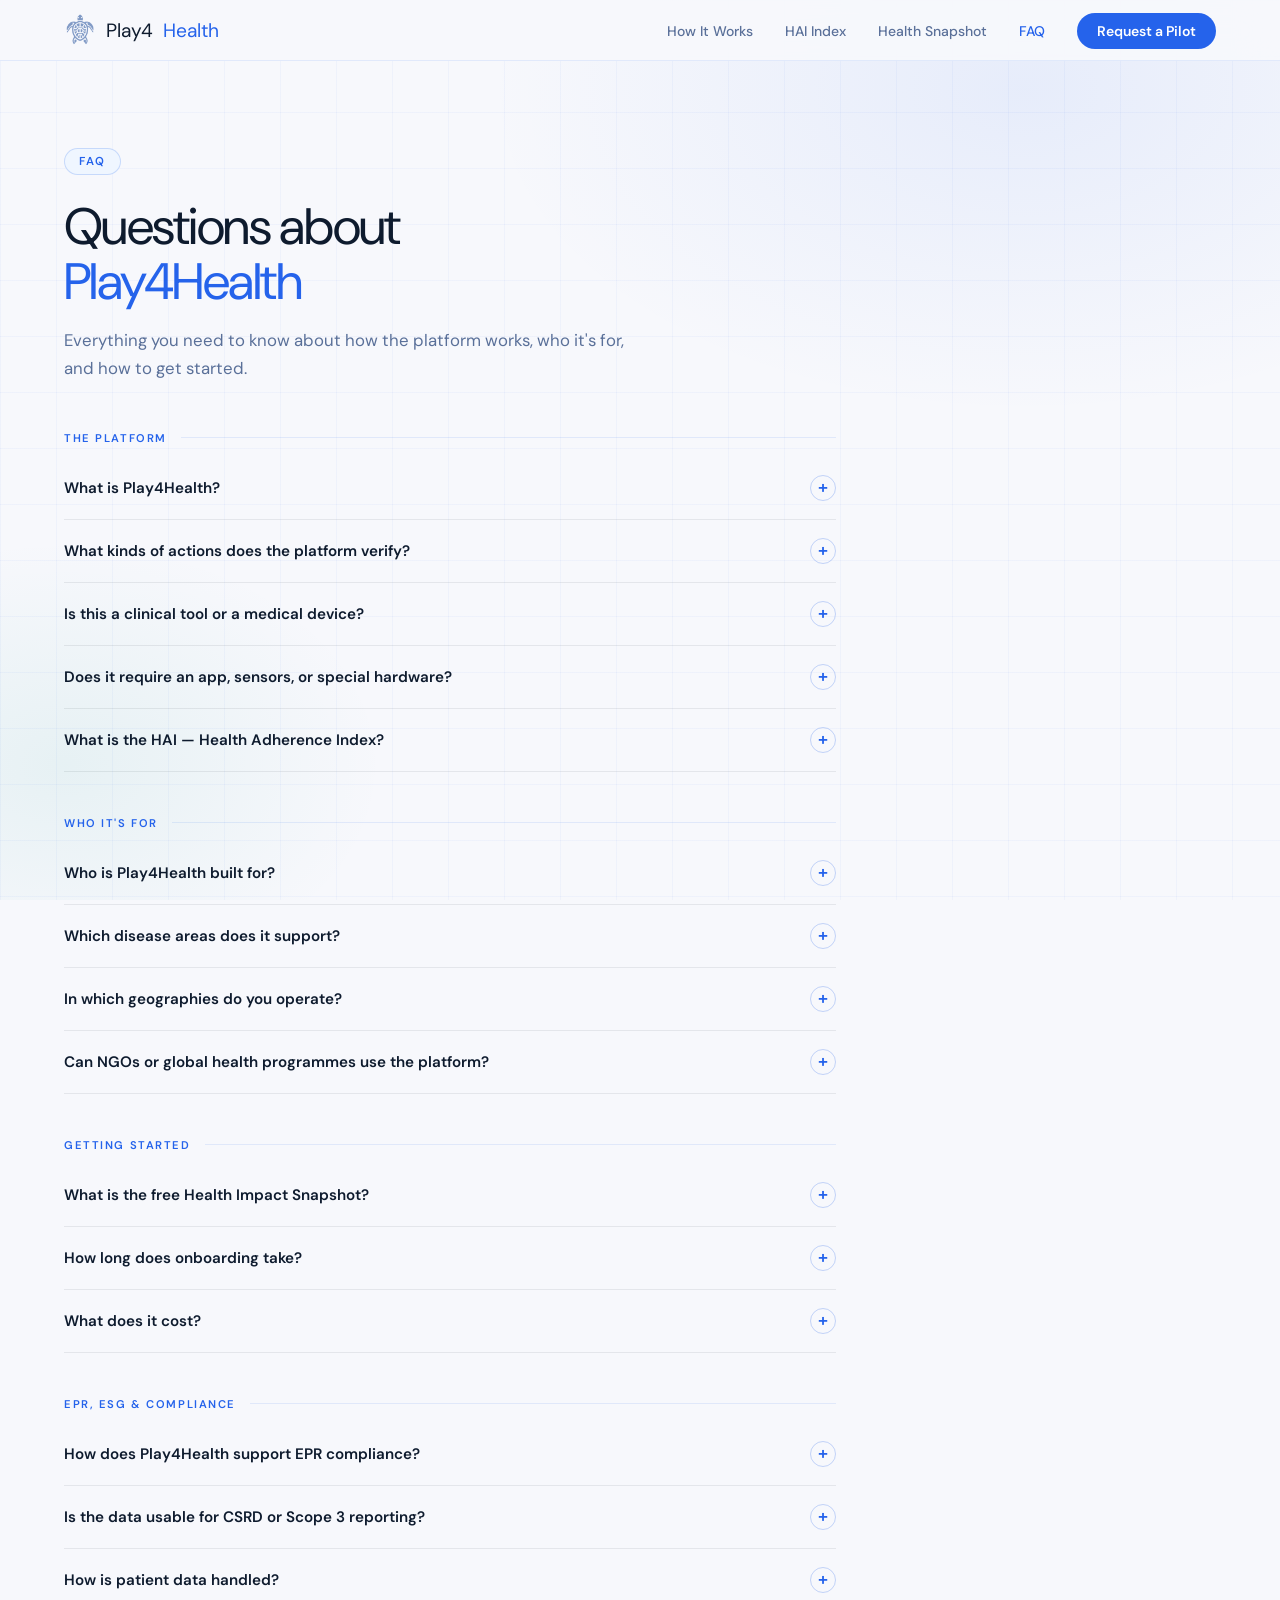
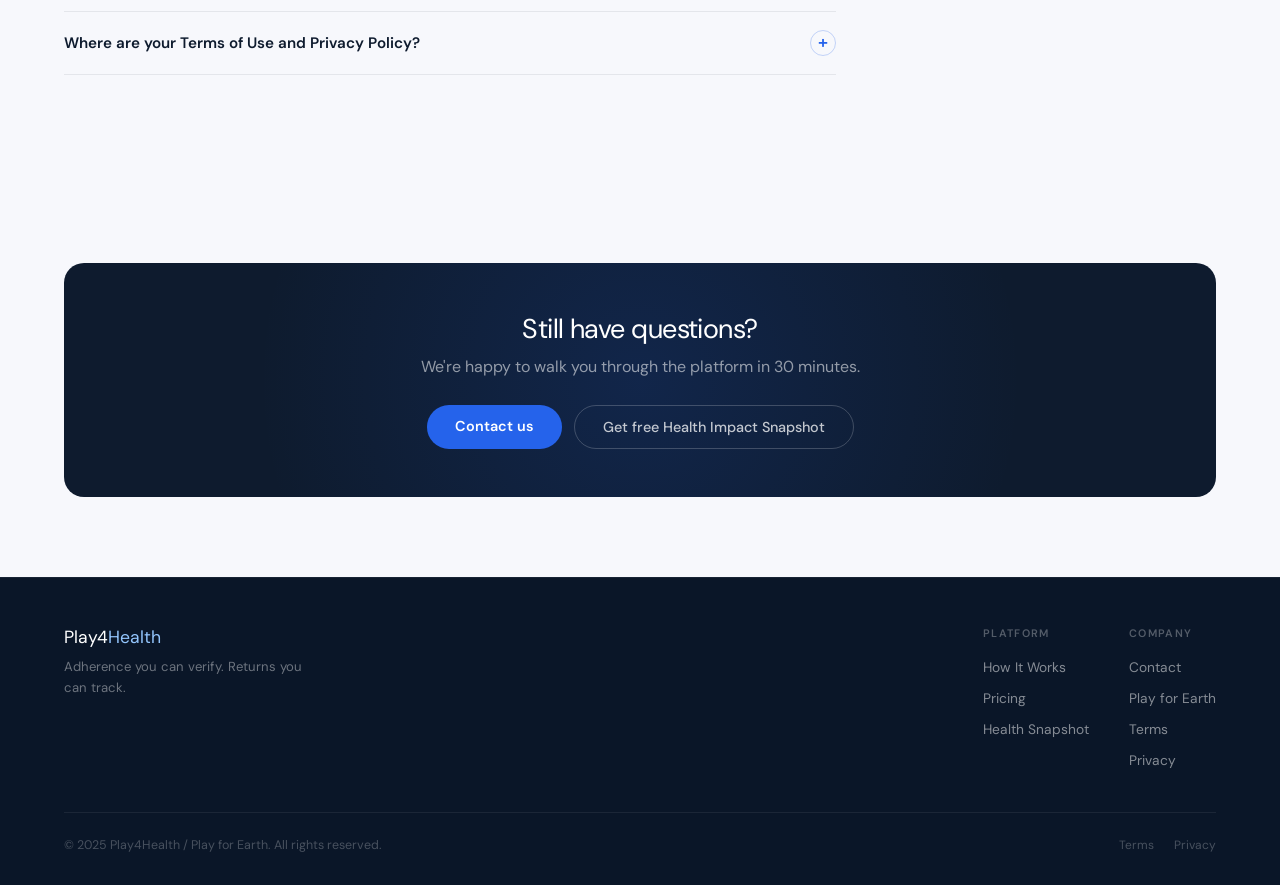
<file: faq.html>
<!DOCTYPE html>
<html lang="en">
<head>
<meta charset="UTF-8"><meta name="viewport" content="width=device-width, initial-scale=1.0">
<title>FAQ — Play4Health</title>
<meta name="description" content="Frequently asked questions about Play4Health — verified adherence tracking, device returns, and patient support programme infrastructure for pharma and health organisations.">
<meta name="robots" content="index, follow">
<link rel="canonical" href="https://www.play4health.org/faq">
<link rel="preconnect" href="https://fonts.googleapis.com">
<link href="https://fonts.googleapis.com/css2?family=DM+Sans:wght@300;400;500;600;700&display=swap" rel="stylesheet">
<style>
:root {
  --bg: #f7f8fc;
  --ink: #0e1b2e;
  --ink-light: #5a7099;
  --blue: #2563eb;
  --blue-dark: #1d4ed8;
  --blue-pale: #dbeafe;
  --blue-faint: #eff6ff;
  --teal: #0d9488;
  --teal-pale: #ccfbf1;
  --border: rgba(37,99,235,0.1);
  --border-dark: rgba(14,27,46,0.08);
  --sans: 'DM Sans', sans-serif;
}
*, *::before, *::after { box-sizing: border-box; margin: 0; padding: 0; }
html { scroll-behavior: smooth; }
body { font-family: var(--sans); background: var(--bg); color: var(--ink); overflow-x: hidden; }

.page-bg {
  position: fixed; inset: 0; z-index: -2;
  background:
    radial-gradient(ellipse 70% 60% at 80% 10%, rgba(37,99,235,0.08) 0%, transparent 60%),
    radial-gradient(ellipse 50% 50% at 5% 85%, rgba(13,148,136,0.07) 0%, transparent 50%),
    var(--bg);
}
.page-grid {
  position: fixed; inset: 0; z-index: -1; pointer-events: none;
  background-image: linear-gradient(rgba(37,99,235,0.04) 1px, transparent 1px),
    linear-gradient(90deg, rgba(37,99,235,0.04) 1px, transparent 1px);
  background-size: 56px 56px;
}

/* ─── NAV ─── */
nav {
  position: fixed; top: 0; left: 0; right: 0; z-index: 500;
  display: flex; align-items: center; justify-content: space-between;
  padding: 14px 5%;
  background: rgba(247,248,252,0.95);
  backdrop-filter: blur(20px); -webkit-backdrop-filter: blur(20px);
  border-bottom: 1px solid var(--border);
  transition: background 0.3s;
}
.nav-logo {
  font-family: var(--sans); font-size: 1.2rem; font-weight: 400;
  color: var(--ink); text-decoration: none;
  display: flex; align-items: center; gap: 10px;
}
.nav-logo img { width: 32px; height: 32px; object-fit: contain; }
.nav-logo span { color: var(--blue); }
.nav-links { display: flex; list-style: none; gap: 32px; align-items: center; }
.nav-links a {
  font-size: 0.875rem; font-weight: 500; color: var(--ink-light);
  text-decoration: none; transition: color 0.2s;
}
.nav-links a:hover, .nav-links a.active { color: var(--blue); }
.nav-cta {
  background: var(--blue) !important; color: white !important;
  padding: 9px 20px; border-radius: 24px; font-weight: 600 !important;
  transition: background 0.2s !important;
}
.nav-cta:hover { background: var(--blue-dark) !important; }
@media (max-width: 900px) { .nav-links { display: none; } }

/* ─── PAGE ─── */
.page-wrapper { padding-top: 88px; }
.page-content { max-width: 900px; padding: 60px 5% 80px; }

.eyebrow {
  display: inline-flex; font-size: 0.72rem; font-weight: 600;
  letter-spacing: 0.14em; text-transform: uppercase;
  color: var(--blue); background: var(--blue-faint); padding: 5px 14px;
  border-radius: 24px; border: 1px solid rgba(37,99,235,0.2); margin-bottom: 24px;
}
.page-h1 {
  font-family: var(--sans); font-size: clamp(2.2rem, 4vw, 3.4rem);
  font-weight: 400; line-height: 1.08; letter-spacing: -0.03em; margin-bottom: 16px;
}
.page-h1 em { color: var(--blue); font-style: normal; }
.page-lead {
  font-size: 1.05rem; color: var(--ink-light); line-height: 1.7;
  max-width: 560px; margin-bottom: 48px;
}

/* ─── FAQ ─── */
.faq-group { margin-bottom: 44px; }
.faq-group-label {
  font-size: 0.7rem; font-weight: 600; letter-spacing: 0.14em; text-transform: uppercase;
  color: var(--blue); display: flex; align-items: center; gap: 14px; margin-bottom: 12px;
}
.faq-group-label::after { content: ''; flex: 1; height: 1px; background: var(--border); }

.faq-item { border-bottom: 1px solid var(--border-dark); }
.faq-q {
  width: 100%; background: none; border: none; cursor: pointer;
  display: flex; justify-content: space-between; align-items: center;
  padding: 18px 0; gap: 16px;
  font-family: var(--sans); font-size: 0.95rem; font-weight: 600;
  color: var(--ink); text-align: left; transition: color 0.2s;
}
.faq-q:hover { color: var(--blue); }
.faq-icon {
  width: 26px; height: 26px; border-radius: 50%;
  border: 1.5px solid rgba(37,99,235,0.25);
  display: flex; align-items: center; justify-content: center;
  color: var(--blue); flex-shrink: 0; font-size: 1.1rem; line-height: 1;
  transition: transform 0.3s, background 0.2s;
}
.faq-item.open .faq-icon { transform: rotate(45deg); background: var(--blue-pale); }
.faq-a { max-height: 0; overflow: hidden; transition: max-height 0.35s ease; }
.faq-a-inner { padding: 0 0 18px; font-size: 0.9rem; color: var(--ink-light); line-height: 1.75; }
.faq-a-inner a { color: var(--blue); font-weight: 600; text-decoration: none; }
.faq-a-inner a:hover { text-decoration: underline; }
.faq-item.open .faq-a { max-height: 600px; }

/* ─── CTA STRIP ─── */
.cta-strip {
  background: #0e1b2e; border-radius: 20px;
  padding: 48px 40px; text-align: center;
  position: relative; overflow: hidden; margin: 64px 5% 0;
}
.cta-strip::before {
  content: ''; position: absolute; inset: 0;
  background: radial-gradient(circle at 50% 50%, rgba(37,99,235,0.15) 0%, transparent 65%);
}
.cta-strip h2 {
  font-family: var(--sans); font-size: 1.7rem; font-weight: 400;
  letter-spacing: -0.02em; color: white; margin-bottom: 10px; position: relative; z-index: 1;
}
.cta-strip p { color: rgba(255,255,255,0.55); margin-bottom: 28px; position: relative; z-index: 1; }
.cta-btns { display: flex; gap: 12px; justify-content: center; flex-wrap: wrap; position: relative; z-index: 1; }
.btn-blue {
  background: var(--blue); color: white; padding: 12px 28px;
  border-radius: 32px; font-weight: 600; text-decoration: none;
  display: inline-block; transition: all 0.2s; font-size: 0.9rem;
}
.btn-blue:hover { background: var(--blue-dark); }
.btn-outline {
  color: rgba(255,255,255,0.75); border: 1px solid rgba(255,255,255,0.2);
  padding: 12px 28px; border-radius: 32px; font-weight: 500;
  text-decoration: none; display: inline-block; transition: all 0.2s; font-size: 0.9rem;
}
.btn-outline:hover { border-color: #93c5fd; color: #93c5fd; }

/* ─── FOOTER ─── */
footer {
  background: #0a1628; border-top: 1px solid rgba(255,255,255,0.06);
  padding: 48px 5% 32px; margin-top: 80px;
}
.footer-inner {
  display: flex; justify-content: space-between; flex-wrap: wrap;
  gap: 32px; margin-bottom: 32px;
}
.footer-brand a {
  font-family: var(--sans); font-size: 1.1rem; font-weight: 400;
  color: white; text-decoration: none; display: block; margin-bottom: 8px;
}
.footer-brand a span { color: #93c5fd; }
.footer-brand p { font-size: 0.82rem; color: rgba(255,255,255,0.4); max-width: 240px; line-height: 1.6; }
.footer-links { display: flex; gap: 40px; flex-wrap: wrap; }
.footer-col h5 {
  font-size: 0.68rem; font-weight: 600; letter-spacing: 0.12em;
  text-transform: uppercase; color: rgba(255,255,255,0.3); margin-bottom: 16px;
}
.footer-col ul { list-style: none; }
.footer-col li { margin-bottom: 10px; }
.footer-col a { font-size: 0.86rem; color: rgba(255,255,255,0.5); text-decoration: none; transition: color 0.2s; }
.footer-col a:hover { color: #93c5fd; }
.footer-bottom {
  border-top: 1px solid rgba(255,255,255,0.07); padding-top: 24px;
  display: flex; justify-content: space-between; flex-wrap: wrap; gap: 12px;
}
.footer-copy { font-size: 0.78rem; color: rgba(255,255,255,0.25); }
.footer-legal { display: flex; gap: 20px; }
.footer-legal a { font-size: 0.75rem; color: rgba(255,255,255,0.25); text-decoration: none; transition: color 0.2s; }
.footer-legal a:hover { color: rgba(255,255,255,0.5); }

@media (max-width: 600px) {
  .page-content { padding: 48px 5% 60px; }
  .cta-strip { padding: 36px 24px; margin: 48px 5% 0; }
  .footer-inner { flex-direction: column; gap: 24px; }
  .footer-bottom { flex-direction: column; align-items: flex-start; }
}
</style>
</head>
<body>
<div class="page-bg"></div>
<div class="page-grid"></div>

<nav id="mainNav">
  <a href="/" class="nav-logo">
    <img src="/logo.png" alt="Play4Health" onerror="this.style.display='none'">
    Play4<span>Health</span>
  </a>
  <ul class="nav-links">
    <li><a href="/#how">How It Works</a></li>
    <li><a href="/#hai">HAI Index</a></li>
    <li><a href="/health-impact-snapshot">Health Snapshot</a></li>
    <li><a href="/faq" class="active">FAQ</a></li>
    <li><a href="/contact" class="nav-cta">Request a Pilot</a></li>
  </ul>
</nav>

<div class="page-wrapper">
<div class="page-content">

  <div class="eyebrow">FAQ</div>
  <h1 class="page-h1">Questions about<br><em>Play4Health</em></h1>
  <p class="page-lead">Everything you need to know about how the platform works, who it's for, and how to get started.</p>

  <!-- THE PLATFORM -->
  <div class="faq-group">
    <div class="faq-group-label">The Platform</div>

    <div class="faq-item">
      <button class="faq-q">What is Play4Health?<span class="faq-icon">+</span></button>
      <div class="faq-a"><div class="faq-a-inner">Play4Health is a behavioral field execution platform that turns daily medication routines into verified adherence proof and medical device returns — captured where care actually happens. No app to download, no sensors, no new infrastructure required.</div></div>
    </div>

    <div class="faq-item">
      <button class="faq-q">What kinds of actions does the platform verify?<span class="faq-icon">+</span></button>
      <div class="faq-a"><div class="faq-a-inner">We verify dose confirmations (photo of patient with device), treatment persistence over 90-day windows, device returns at pharmacy level (inhalers, insulin pens, auto-injectors), and caregiver engagement. Each action is verified via timestamped photo with duplicate and timeframe controls.</div></div>
    </div>

    <div class="faq-item">
      <button class="faq-q">Is this a clinical tool or a medical device?<span class="faq-icon">+</span></button>
      <div class="faq-a"><div class="faq-a-inner">No. Play4Health is a <strong>compliance and engagement platform</strong> — not a clinical decision support tool and not a medical device. It does not provide treatment recommendations or diagnostic outputs. All clinical decisions remain with the patient's healthcare provider. The platform generates verified behavioral data for PSP, ESG, and EPR purposes.</div></div>
    </div>

    <div class="faq-item">
      <button class="faq-q">Does it require an app, sensors, or special hardware?<span class="faq-icon">+</span></button>
      <div class="faq-a"><div class="faq-a-inner">No app download. Patients interact via a simple web link — no installation, no account creation friction. No sensors or IoT hardware required. The platform runs through smartphones patients and caregivers already have. This is a core design principle: zero new infrastructure.</div></div>
    </div>

    <div class="faq-item">
      <button class="faq-q">What is the HAI — Health Adherence Index?<span class="faq-icon">+</span></button>
      <div class="faq-a"><div class="faq-a-inner">The HAI is Play4Health's proprietary behavioral measurement standard. It combines five weighted dimensions — dose confirmation frequency (30%), 90-day persistence (25%), technique correctness (20%), caregiver engagement (15%), and device return rate (10%) — into a single score. It distinguishes between patients who are compliant under programme scaffolding and those who have genuinely internalized their treatment routine. <a href="/#hai">Learn more about the HAI →</a></div></div>
    </div>
  </div>

  <!-- WHO IT'S FOR -->
  <div class="faq-group">
    <div class="faq-group-label">Who It's For</div>

    <div class="faq-item">
      <button class="faq-q">Who is Play4Health built for?<span class="faq-icon">+</span></button>
      <div class="faq-a"><div class="faq-a-inner">Primarily pharmaceutical and biotech companies running patient support programmes (PSPs), and organisations responsible for medical device stewardship or EPR compliance. Also NGOs, foundations, and public health programmes needing verified adherence data for donor reporting, health ministry engagement, or impact measurement.</div></div>
    </div>

    <div class="faq-item">
      <button class="faq-q">Which disease areas does it support?<span class="faq-icon">+</span></button>
      <div class="faq-a"><div class="faq-a-inner">Any condition requiring a prescribed device or a regular medication routine — asthma (inhalers), diabetes (pens, pumps), oncology (auto-injectors), and other chronic conditions. The platform is condition-agnostic: it verifies the behavioral action, not the clinical content.</div></div>
    </div>

    <div class="faq-item">
      <button class="faq-q">In which geographies do you operate?<span class="faq-icon">+</span></button>
      <div class="faq-a"><div class="faq-a-inner">Our core proof is from Southeast Asia (22,000+ verified actions). We're headquartered in Nairobi, Kenya, and are targeting pharma and health programmes across Sub-Saharan Africa and emerging markets globally. The platform is designed for low-connectivity, high-dispersion environments — it works wherever patients have a smartphone and a data connection.</div></div>
    </div>

    <div class="faq-item">
      <button class="faq-q">Can NGOs or global health programmes use the platform?<span class="faq-icon">+</span></button>
      <div class="faq-a"><div class="faq-a-inner">Yes. The platform suits any organisation running distributed patient or community health programmes that require verified behavioral data — NGOs, public health ministries, development funders, and foundations included. <a href="/contact">Contact us</a> to discuss programme-specific pricing.</div></div>
    </div>
  </div>

  <!-- GETTING STARTED -->
  <div class="faq-group">
    <div class="faq-group-label">Getting Started</div>

    <div class="faq-item">
      <button class="faq-q">What is the free Health Impact Snapshot?<span class="faq-icon">+</span></button>
      <div class="faq-a"><div class="faq-a-inner">A scoped feasibility assessment — no commitment required. We map your existing pharmacy or distributor network against the Play4Health verification model and deliver a concrete picture of what verified adherence data and device return volumes you could generate, how fast, and at what cost. Delivered within one week. <a href="/health-impact-snapshot">Request yours →</a></div></div>
    </div>

    <div class="faq-item">
      <button class="faq-q">How long does onboarding take?<span class="faq-icon">+</span></button>
      <div class="faq-a"><div class="faq-a-inner">A standard pilot onboarding takes 4–6 weeks: programme configuration, verification logic setup, dashboard configuration, and a supervised pilot run. A one-time setup fee applies per programme (from USD 5–15K for pilots; USD 10–30K for national rollouts depending on scope).</div></div>
    </div>

    <div class="faq-item">
      <button class="faq-q">What does it cost?<span class="faq-icon">+</span></button>
      <div class="faq-a"><div class="faq-a-inner">Annual licensing starts from €50,000 (Care Proof Starter) for a single brand and country, up to €250,000+ for multi-market enterprise programmes. All tiers include the full behavioral platform — verified adherence, device returns, gamification, and dashboard. You pay for what gets verified. <a href="/#pricing">See full pricing →</a> or <a href="/contact">contact us</a> for a custom quote.</div></div>
    </div>
  </div>

  <!-- EPR & ESG -->
  <div class="faq-group">
    <div class="faq-group-label">EPR, ESG & Compliance</div>

    <div class="faq-item">
      <button class="faq-q">How does Play4Health support EPR compliance?<span class="faq-icon">+</span></button>
      <div class="faq-a"><div class="faq-a-inner">Many markets are introducing EPR obligations for pharmaceutical packaging, including inhalers and single-use injection devices. Play4Health generates photo-verified device return records with timestamps and geo-tags — audit-ready evidence for EPR reporting. This data is also exportable for CSRD and Scope 3 submissions.</div></div>
    </div>

    <div class="faq-item">
      <button class="faq-q">Is the data usable for CSRD or Scope 3 reporting?<span class="faq-icon">+</span></button>
      <div class="faq-a"><div class="faq-a-inner">Yes. Device return volumes and packaging recovery data generated through Play4Health can be structured to support CSRD disclosure and Scope 3 Category 12 (end-of-life treatment of sold products) reporting. We recommend using this data as field-level evidence alongside your broader ESG reporting framework.</div></div>
    </div>

    <div class="faq-item">
      <button class="faq-q">How is patient data handled?<span class="faq-icon">+</span></button>
      <div class="faq-a"><div class="faq-a-inner">Each client programme runs in an isolated multi-tenant environment. Patient data (photos, timestamps, engagement records) is stored securely and accessible only to that programme's authorised administrators. Data is never shared between client programmes. Deploying organisations are responsible for ensuring compliance with applicable patient data protection laws in their operating markets.</div></div>
    </div>

    <div class="faq-item">
      <button class="faq-q">Where are your Terms of Use and Privacy Policy?<span class="faq-icon">+</span></button>
      <div class="faq-a"><div class="faq-a-inner"><a href="/terms">Terms of Use</a> &nbsp;·&nbsp; <a href="/privacy">Privacy Policy</a></div></div>
    </div>
  </div>

</div>

<div class="cta-strip">
  <h2>Still have questions?</h2>
  <p>We're happy to walk you through the platform in 30 minutes.</p>
  <div class="cta-btns">
    <a href="/contact" class="btn-blue">Contact us</a>
    <a href="/health-impact-snapshot" class="btn-outline">Get free Health Impact Snapshot</a>
  </div>
</div>

<footer>
  <div class="footer-inner">
    <div class="footer-brand">
      <a href="/">Play4<span>Health</span></a>
      <p>Adherence you can verify. Returns you can track.</p>
    </div>
    <div class="footer-links">
      <div class="footer-col">
        <h5>Platform</h5>
        <ul>
          <li><a href="/#how">How It Works</a></li>
          <li><a href="/#pricing">Pricing</a></li>
          <li><a href="/health-impact-snapshot">Health Snapshot</a></li>
        </ul>
      </div>
      <div class="footer-col">
        <h5>Company</h5>
        <ul>
          <li><a href="/contact">Contact</a></li>
          <li><a href="https://www.playforearth.org">Play for Earth</a></li>
          <li><a href="/terms">Terms</a></li>
          <li><a href="/privacy">Privacy</a></li>
        </ul>
      </div>
    </div>
  </div>
  <div class="footer-bottom">
    <span class="footer-copy">© 2025 Play4Health / Play for Earth. All rights reserved.</span>
    <div class="footer-legal">
      <a href="/terms">Terms</a>
      <a href="/privacy">Privacy</a>
    </div>
  </div>
</footer>
</div>

<script>
window.addEventListener('scroll', () => {
  document.getElementById('mainNav').style.background =
    window.scrollY > 60 ? 'rgba(247,248,252,0.98)' : 'rgba(247,248,252,0.95)';
});
document.querySelectorAll('.faq-q').forEach(btn => {
  btn.addEventListener('click', () => {
    const item = btn.parentElement;
    const open = item.classList.contains('open');
    document.querySelectorAll('.faq-item.open').forEach(i => i.classList.remove('open'));
    if (!open) item.classList.add('open');
  });
});
</script>
</body>
</html>
</file>
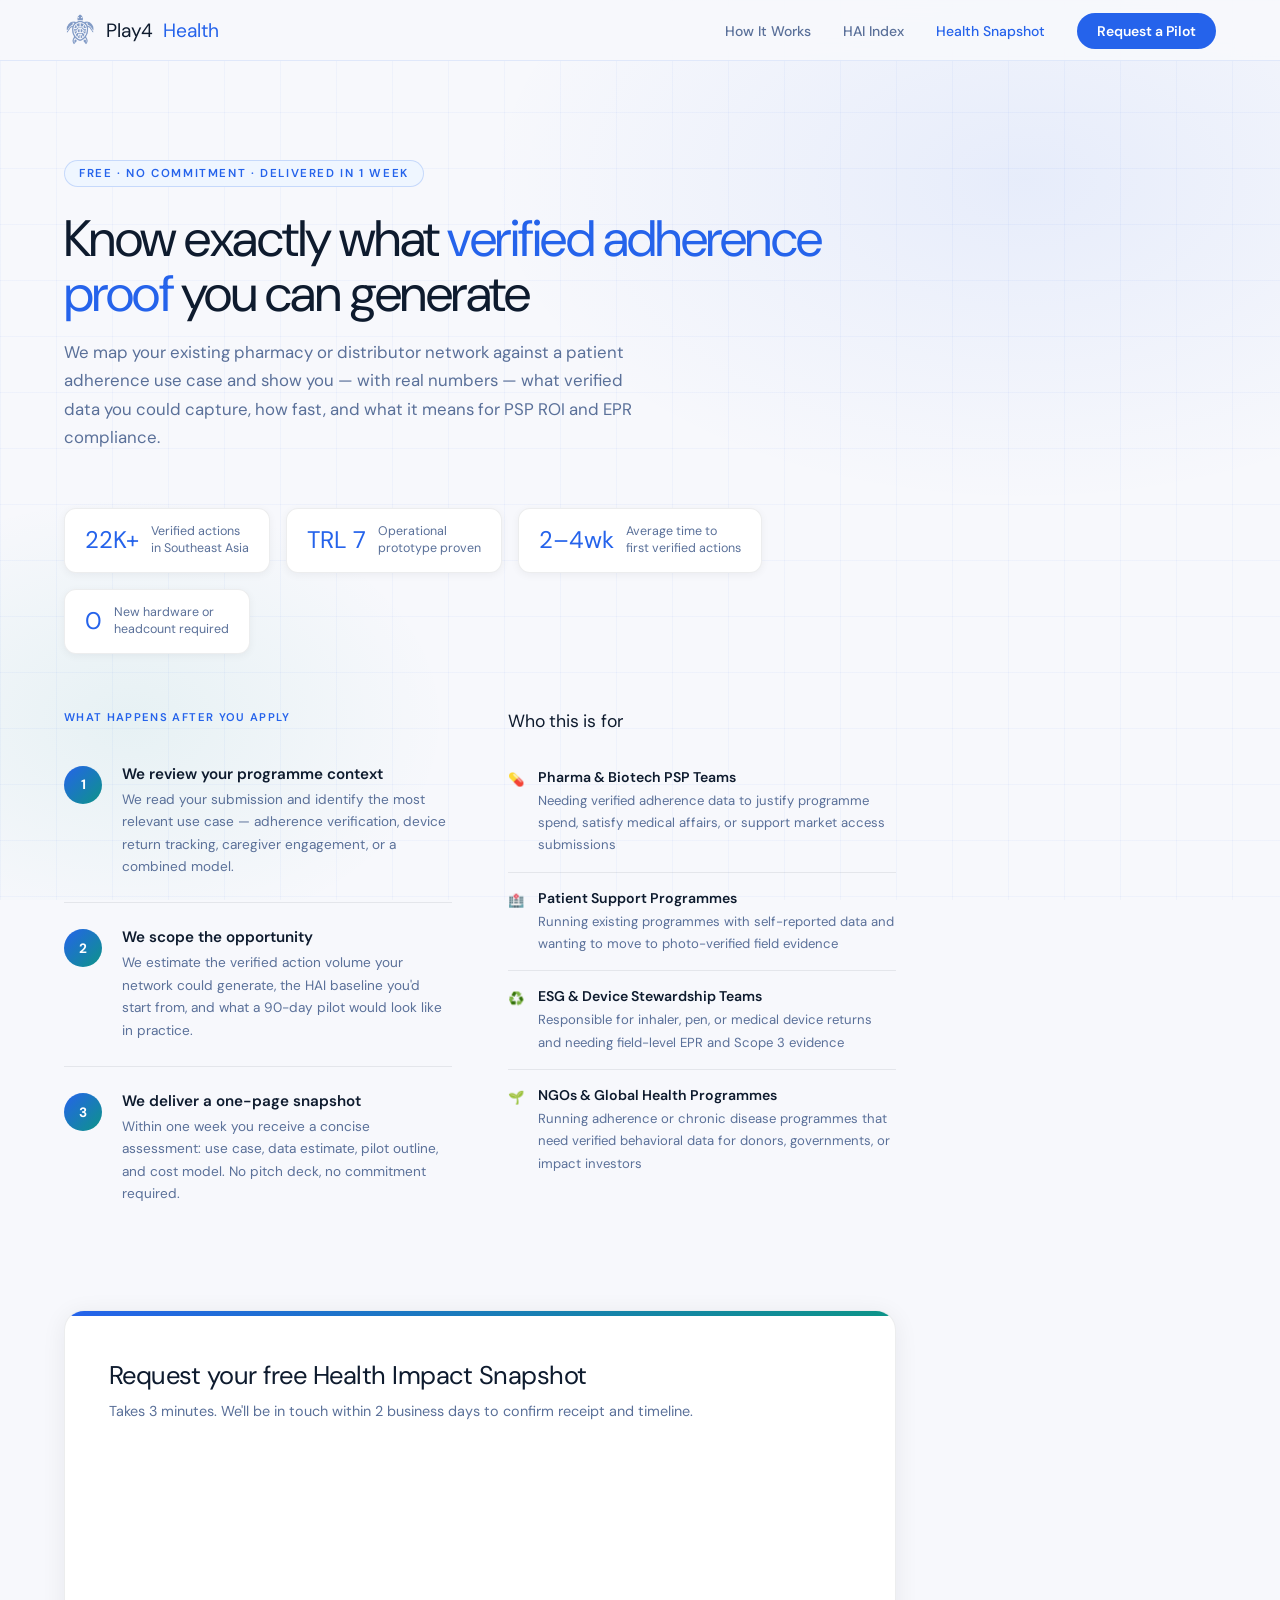
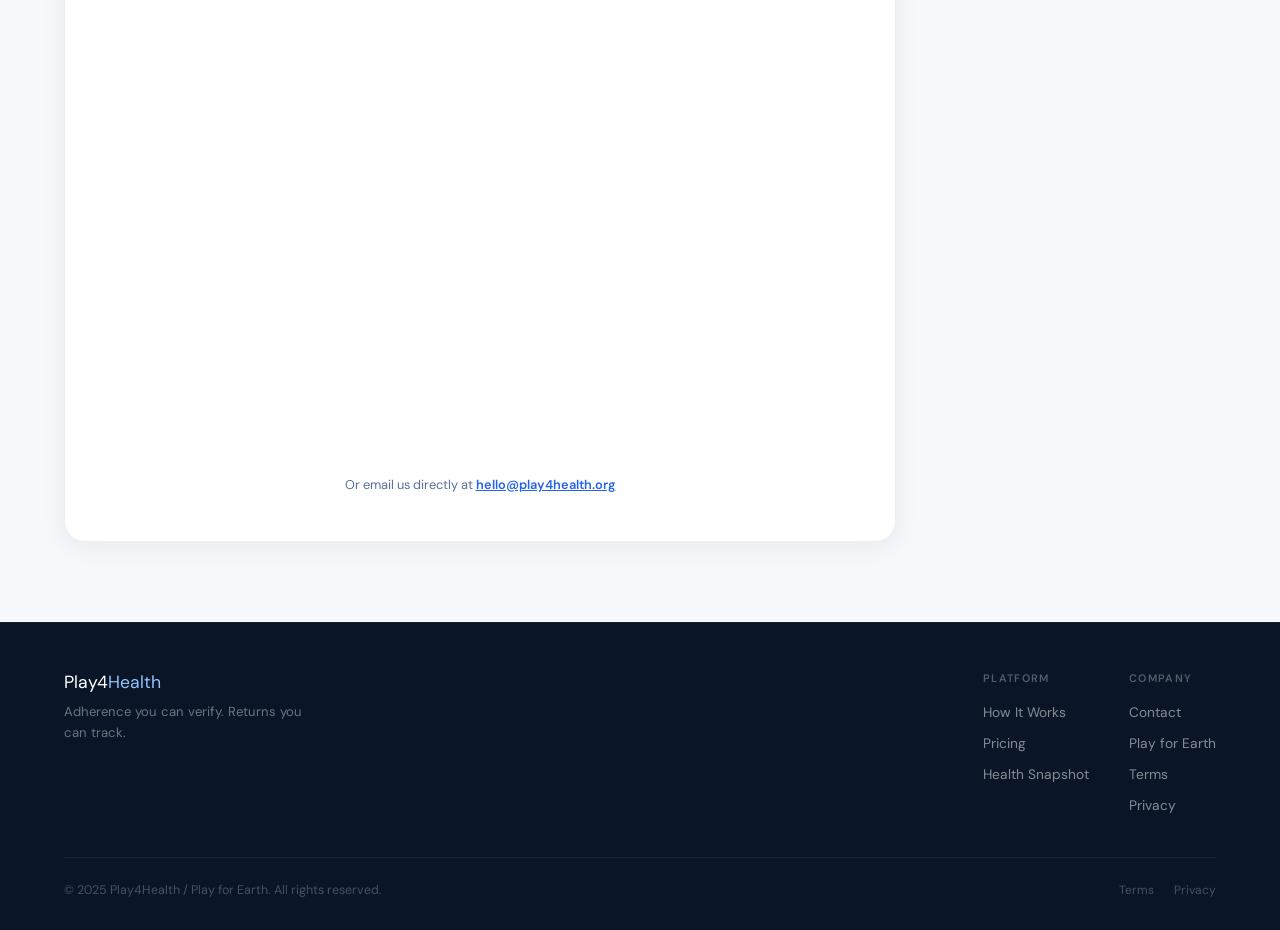
<file: health-impact-snapshot.html>
<!DOCTYPE html>
<html lang="en">
<head>
<meta charset="UTF-8"><meta name="viewport" content="width=device-width, initial-scale=1.0">
<title>Free Health Impact Snapshot — Play4Health</title>
<meta name="description" content="Get a free Health Impact Snapshot from Play4Health — see exactly what verified adherence data and device return volumes you could capture from your existing pharmacy or distributor network.">
<meta name="robots" content="index, follow">
<link rel="canonical" href="https://www.play4health.org/health-impact-snapshot">
<link rel="preconnect" href="https://fonts.googleapis.com">
<link href="https://fonts.googleapis.com/css2?family=DM+Sans:wght@300;400;500;600;700&display=swap" rel="stylesheet">
<style>
:root {
  --bg: #f7f8fc;
  --bg2: #eef3fb;
  --ink: #0e1b2e;
  --ink-mid: #2d4263;
  --ink-light: #5a7099;
  --blue: #2563eb;
  --blue-dark: #1d4ed8;
  --blue-pale: #dbeafe;
  --blue-faint: #eff6ff;
  --teal: #0d9488;
  --teal-pale: #ccfbf1;
  --green: #16a34a;
  --green-pale: #dcfce7;
  --amber: #d97706;
  --amber-pale: #fef3c7;
  --border: rgba(37,99,235,0.1);
  --border-dark: rgba(14,27,46,0.08);
  --sans: 'DM Sans', sans-serif;
}
*, *::before, *::after { box-sizing: border-box; margin: 0; padding: 0; }
html { scroll-behavior: smooth; }
body { font-family: var(--sans); background: var(--bg); color: var(--ink); overflow-x: hidden; }

.page-bg {
  position: fixed; inset: 0; z-index: -2;
  background:
    radial-gradient(ellipse 70% 60% at 80% 20%, rgba(37,99,235,0.08) 0%, transparent 60%),
    radial-gradient(ellipse 50% 50% at 10% 80%, rgba(13,148,136,0.07) 0%, transparent 50%),
    var(--bg);
}
.page-grid {
  position: fixed; inset: 0; z-index: -1; pointer-events: none;
  background-image: linear-gradient(rgba(37,99,235,0.04) 1px, transparent 1px),
    linear-gradient(90deg, rgba(37,99,235,0.04) 1px, transparent 1px);
  background-size: 56px 56px;
}

/* ─── NAV ─── */
nav {
  position: fixed; top: 0; left: 0; right: 0; z-index: 500;
  display: flex; align-items: center; justify-content: space-between;
  padding: 14px 5%;
  background: rgba(247,248,252,0.94);
  backdrop-filter: blur(20px); -webkit-backdrop-filter: blur(20px);
  border-bottom: 1px solid var(--border);
  transition: background 0.3s;
}
.nav-logo {
  font-family: var(--sans); font-size: 1.2rem; font-weight: 400;
  color: var(--ink); text-decoration: none;
  display: flex; align-items: center; gap: 10px;
}
.nav-logo img { width: 32px; height: 32px; object-fit: contain; }
.nav-logo span { color: var(--blue); }
.nav-links { display: flex; list-style: none; gap: 32px; align-items: center; }
.nav-links a {
  font-size: 0.875rem; font-weight: 500; color: var(--ink-light);
  text-decoration: none; transition: color 0.2s;
}
.nav-links a:hover, .nav-links a.active { color: var(--blue); }
.nav-cta {
  background: var(--blue) !important; color: white !important;
  padding: 9px 20px; border-radius: 24px; font-weight: 600 !important;
  transition: background 0.2s !important;
}
.nav-cta:hover { background: var(--blue-dark) !important; }
@media (max-width: 900px) { .nav-links { display: none; } }

/* ─── PAGE ─── */
.page-wrapper { padding-top: 88px; }

.page-hero { padding: 72px 5% 56px; max-width: 960px; }
.page-eyebrow {
  display: inline-flex; align-items: center;
  font-size: 0.72rem; font-weight: 600; letter-spacing: 0.14em; text-transform: uppercase;
  color: var(--blue); background: var(--blue-faint); padding: 5px 14px;
  border-radius: 24px; border: 1px solid rgba(37,99,235,0.2); margin-bottom: 24px;
}
.page-hero h1 {
  font-family: var(--sans); font-size: clamp(2.4rem, 4vw, 3.6rem);
  font-weight: 400; line-height: 1.08; letter-spacing: -0.03em; margin-bottom: 16px;
}
.page-hero h1 em { color: var(--blue); font-style: normal; }
.page-hero p { font-size: 1.05rem; color: var(--ink-light); line-height: 1.7; max-width: 580px; }

/* ─── PROOF STRIP ─── */
.proof-strip {
  max-width: 960px; padding: 0 5% 56px;
  display: flex; gap: 16px; flex-wrap: wrap;
}
.proof-chip {
  background: white; border: 1px solid var(--border-dark); border-radius: 12px;
  padding: 14px 20px; display: flex; align-items: center; gap: 12px;
  box-shadow: 0 2px 8px rgba(14,27,46,0.05);
}
.chip-num {
  font-family: var(--sans); font-size: 1.5rem; font-weight: 400;
  color: var(--blue); line-height: 1;
}
.chip-label { font-size: 0.78rem; color: var(--ink-light); line-height: 1.4; }

/* ─── SNAPSHOT LAYOUT ─── */
.snapshot-layout {
  max-width: 960px; padding: 0 5% 80px;
  display: grid; grid-template-columns: 1fr 1fr; gap: 56px; align-items: start;
}
@media (max-width: 700px) {
  .snapshot-layout { grid-template-columns: 1fr; gap: 40px; }
}

/* Steps */
.steps-list { display: flex; flex-direction: column; }
.steps-eyebrow {
  font-size: 0.7rem; font-weight: 600; letter-spacing: 0.12em;
  text-transform: uppercase; color: var(--blue); margin-bottom: 16px;
}
.step-row {
  display: flex; gap: 20px; padding: 24px 0;
  border-bottom: 1px solid var(--border-dark);
}
.step-row:last-child { border-bottom: none; }
.step-circle {
  width: 38px; height: 38px; border-radius: 50%;
  background: linear-gradient(135deg, var(--blue), var(--teal));
  color: white; font-size: 0.85rem; font-weight: 700;
  display: flex; align-items: center; justify-content: center;
  flex-shrink: 0; margin-top: 2px;
}
.step-body h3 { font-size: 0.95rem; font-weight: 600; color: var(--ink); margin-bottom: 5px; }
.step-body p { font-size: 0.85rem; color: var(--ink-light); line-height: 1.65; }

/* For whom */
.for-whom h3 {
  font-family: var(--sans); font-size: 1.1rem; font-weight: 400;
  margin-bottom: 20px; color: var(--ink); letter-spacing: -0.01em;
}
.for-item {
  display: flex; gap: 14px; align-items: flex-start;
  padding: 16px 0; border-bottom: 1px solid var(--border-dark);
}
.for-item:last-child { border-bottom: none; }
.for-icon { font-size: 1.2rem; flex-shrink: 0; margin-top: 2px; }
.for-item strong { display: block; font-size: 0.88rem; font-weight: 600; color: var(--ink); margin-bottom: 3px; }
.for-item span { font-size: 0.82rem; color: var(--ink-light); line-height: 1.55; }

/* ─── FORM SECTION ─── */
.form-section { max-width: 960px; padding: 0 5% 80px; }
.form-card {
  background: white; border: 1px solid var(--border-dark); border-radius: 20px;
  padding: 48px 44px; box-shadow: 0 4px 24px rgba(14,27,46,0.07);
  position: relative; overflow: hidden;
}
.form-card::before {
  content: ''; position: absolute; top: 0; left: 0; right: 0; height: 5px;
  background: linear-gradient(90deg, var(--blue), var(--teal));
}
.form-card h2 {
  font-family: var(--sans); font-size: 1.6rem; font-weight: 400;
  letter-spacing: -0.02em; margin-bottom: 8px; color: var(--ink);
}
.form-sub { font-size: 0.9rem; color: var(--ink-light); margin-bottom: 32px; line-height: 1.6; }
.form-embed { width: 100%; min-height: 600px; border: none; }

/* ─── FOOTER ─── */
footer {
  background: #0a1628; border-top: 1px solid rgba(255,255,255,0.06);
  padding: 48px 5% 32px;
}
.footer-inner {
  display: flex; justify-content: space-between; align-items: flex-start;
  flex-wrap: wrap; gap: 32px; margin-bottom: 32px;
}
.footer-brand a {
  font-family: var(--sans); font-size: 1.1rem; font-weight: 400;
  color: white; text-decoration: none; display: block; margin-bottom: 8px;
}
.footer-brand a span { color: #93c5fd; }
.footer-brand p { font-size: 0.82rem; color: rgba(255,255,255,0.4); max-width: 240px; line-height: 1.6; }
.footer-links { display: flex; gap: 40px; flex-wrap: wrap; }
.footer-col h5 {
  font-size: 0.68rem; font-weight: 600; letter-spacing: 0.12em;
  text-transform: uppercase; color: rgba(255,255,255,0.3); margin-bottom: 16px;
}
.footer-col ul { list-style: none; }
.footer-col li { margin-bottom: 10px; }
.footer-col a { font-size: 0.86rem; color: rgba(255,255,255,0.5); text-decoration: none; transition: color 0.2s; }
.footer-col a:hover { color: #93c5fd; }
.footer-bottom {
  border-top: 1px solid rgba(255,255,255,0.07); padding-top: 24px;
  display: flex; justify-content: space-between; align-items: center;
  flex-wrap: wrap; gap: 12px;
}
.footer-copy { font-size: 0.78rem; color: rgba(255,255,255,0.25); }
.footer-legal { display: flex; gap: 20px; }
.footer-legal a { font-size: 0.75rem; color: rgba(255,255,255,0.25); text-decoration: none; transition: color 0.2s; }
.footer-legal a:hover { color: rgba(255,255,255,0.5); }

@media (max-width: 600px) {
  .page-hero { padding: 56px 5% 36px; }
  .form-card { padding: 32px 24px; }
  .footer-inner { flex-direction: column; gap: 24px; }
  .footer-bottom { flex-direction: column; align-items: flex-start; }
}
</style>
</head>
<body>
<div class="page-bg"></div>
<div class="page-grid"></div>

<nav id="mainNav">
  <a href="/" class="nav-logo">
    <img src="/logo.png" alt="Play4Health" onerror="this.style.display='none'">
    Play4<span>Health</span>
  </a>
  <ul class="nav-links">
    <li><a href="/#how">How It Works</a></li>
    <li><a href="/#hai">HAI Index</a></li>
    <li><a href="/health-impact-snapshot" class="active">Health Snapshot</a></li>
    <li><a href="/contact" class="nav-cta">Request a Pilot</a></li>
  </ul>
</nav>

<div class="page-wrapper">

  <div class="page-hero">
    <div class="page-eyebrow">Free · No commitment · Delivered in 1 week</div>
    <h1>Know exactly what <em>verified adherence proof</em> you can generate</h1>
    <p>We map your existing pharmacy or distributor network against a patient adherence use case and show you — with real numbers — what verified data you could capture, how fast, and what it means for PSP ROI and EPR compliance.</p>
  </div>

  <div class="proof-strip">
    <div class="proof-chip">
      <span class="chip-num">22K+</span>
      <span class="chip-label">Verified actions<br>in Southeast Asia</span>
    </div>
    <div class="proof-chip">
      <span class="chip-num">TRL 7</span>
      <span class="chip-label">Operational<br>prototype proven</span>
    </div>
    <div class="proof-chip">
      <span class="chip-num">2–4wk</span>
      <span class="chip-label">Average time to<br>first verified actions</span>
    </div>
    <div class="proof-chip">
      <span class="chip-num">0</span>
      <span class="chip-label">New hardware or<br>headcount required</span>
    </div>
  </div>

  <div class="snapshot-layout">
    <div class="steps-list">
      <div class="steps-eyebrow">What happens after you apply</div>
      <div class="step-row">
        <div class="step-circle">1</div>
        <div class="step-body">
          <h3>We review your programme context</h3>
          <p>We read your submission and identify the most relevant use case — adherence verification, device return tracking, caregiver engagement, or a combined model.</p>
        </div>
      </div>
      <div class="step-row">
        <div class="step-circle">2</div>
        <div class="step-body">
          <h3>We scope the opportunity</h3>
          <p>We estimate the verified action volume your network could generate, the HAI baseline you'd start from, and what a 90-day pilot would look like in practice.</p>
        </div>
      </div>
      <div class="step-row">
        <div class="step-circle">3</div>
        <div class="step-body">
          <h3>We deliver a one-page snapshot</h3>
          <p>Within one week you receive a concise assessment: use case, data estimate, pilot outline, and cost model. No pitch deck, no commitment required.</p>
        </div>
      </div>
    </div>

    <div class="for-whom">
      <h3>Who this is for</h3>
      <div class="for-item">
        <span class="for-icon">💊</span>
        <div>
          <strong>Pharma & Biotech PSP Teams</strong>
          <span>Needing verified adherence data to justify programme spend, satisfy medical affairs, or support market access submissions</span>
        </div>
      </div>
      <div class="for-item">
        <span class="for-icon">🏥</span>
        <div>
          <strong>Patient Support Programmes</strong>
          <span>Running existing programmes with self-reported data and wanting to move to photo-verified field evidence</span>
        </div>
      </div>
      <div class="for-item">
        <span class="for-icon">♻️</span>
        <div>
          <strong>ESG & Device Stewardship Teams</strong>
          <span>Responsible for inhaler, pen, or medical device returns and needing field-level EPR and Scope 3 evidence</span>
        </div>
      </div>
      <div class="for-item">
        <span class="for-icon">🌱</span>
        <div>
          <strong>NGOs & Global Health Programmes</strong>
          <span>Running adherence or chronic disease programmes that need verified behavioral data for donors, governments, or impact investors</span>
        </div>
      </div>
    </div>
  </div>

  <div class="form-section">
    <div class="form-card">
      <h2>Request your free Health Impact Snapshot</h2>
      <p class="form-sub">Takes 3 minutes. We'll be in touch within 2 business days to confirm receipt and timeline.</p>
      <iframe
        class="form-embed"
        src="https://docs.google.com/forms/d/e/1FAIpQLSeNuDIgv3AJNCxPj8gy32y_A8NpZWNZebQ81_VCTat_Kagtvg/viewform?embedded=true"
        frameborder="0"
        marginheight="0"
        marginwidth="0"
        title="Health Impact Snapshot Request Form">
        Loading form…
      </iframe>
      <p style="font-size:0.8rem; color:var(--ink-light); margin-top:16px; text-align:center;">
        Or email us directly at <a href="mailto:hello@play4health.org" style="color:var(--blue); font-weight:600;">hello@play4health.org</a>
      </p>
    </div>
  </div>

  <footer>
    <div class="footer-inner">
      <div class="footer-brand">
        <a href="/">Play4<span>Health</span></a>
        <p>Adherence you can verify. Returns you can track.</p>
      </div>
      <div class="footer-links">
        <div class="footer-col">
          <h5>Platform</h5>
          <ul>
            <li><a href="/#how">How It Works</a></li>
            <li><a href="/#pricing">Pricing</a></li>
            <li><a href="/health-impact-snapshot">Health Snapshot</a></li>
          </ul>
        </div>
        <div class="footer-col">
          <h5>Company</h5>
          <ul>
            <li><a href="/contact">Contact</a></li>
            <li><a href="https://www.playforearth.org">Play for Earth</a></li>
            <li><a href="/terms">Terms</a></li>
            <li><a href="/privacy">Privacy</a></li>
          </ul>
        </div>
      </div>
    </div>
    <div class="footer-bottom">
      <span class="footer-copy">© 2025 Play4Health / Play for Earth. All rights reserved.</span>
      <div class="footer-legal">
        <a href="/terms">Terms</a>
        <a href="/privacy">Privacy</a>
      </div>
    </div>
  </footer>

</div>

<script>
window.addEventListener('scroll', () => {
  document.getElementById('mainNav').style.background =
    window.scrollY > 60 ? 'rgba(247,248,252,0.98)' : 'rgba(247,248,252,0.94)';
});
</script>
</body>
</html>
</file>
<file: site.css>
/* Play4Health shared styles. The home page is the reference: tokens, nav,
   buttons, section titles and footer below are its rules, used by every page. */
:root {
  --bg:#fdf8f4;--bg2:#fbefe4;--bg3:#ffffff;
  --ink:#1f1611;--ink-mid:#4a3a30;--ink-light:#7a6558;
  --blue:#ea580c;--blue-dark:#a83a0a;
  --btn:#c9470c;--accent-text:#c2410c;
  --blue-pale:#ffedd5;--blue-faint:#fff7ed;
  --teal:#b45309;--teal-pale:#fef3c7;
  --green:#16a34a;
  --border:rgba(234,88,12,0.1);--border-dark:rgba(31,22,17,0.08);
  --sans:'DM Sans',sans-serif;--radius:16px;
  --max-w:1200px;--gutter:clamp(24px,5vw,80px);
  /* type scale: h1 and h2 as on the home page (400), h3 and card titles bold */
  --fs-h1:clamp(2.2rem,4.2vw,3.5rem);
  --fs-h2:clamp(2rem,3.6vw,3rem);
  --fs-h3:1.25rem;
  --fs-card:1rem;
  --fs-body:1rem;
  --fs-small:0.85rem;
  --fs-xs:0.78rem;
}
*,*::before,*::after{box-sizing:border-box;margin:0;padding:0;}
html{scroll-behavior:smooth;}
body{font-family:var(--sans);background:var(--bg);color:var(--ink);overflow-x:hidden;}
.section-inner{max-width:var(--max-w);margin:0 auto;width:100%;}

nav{position:fixed;top:0;left:0;right:0;z-index:500;display:flex;align-items:center;justify-content:space-between;padding:14px var(--gutter);background:rgba(253,248,244,0.94);backdrop-filter:blur(20px);border-bottom:1px solid var(--border);transition:background 0.3s;}
.nav-logo{font-size:1.15rem;font-weight:500;color:var(--ink);text-decoration:none;}
.nav-logo span{color:var(--blue);}
.nav-links{display:flex;list-style:none;gap:28px;align-items:center;}
.nav-links a{font-size:0.875rem;font-weight:500;color:var(--ink-light);text-decoration:none;transition:color 0.2s;}
.nav-links a:hover{color:var(--blue);}
.nav-cta{background:var(--btn)!important;color:white!important;padding:9px 20px;border-radius:24px;font-weight:600!important;}
.nav-cta:hover{background:var(--blue-dark)!important;}
.nav-hamburger{display:none;flex-direction:column;gap:5px;cursor:pointer;padding:6px;z-index:501;background:none;border:none;}
.nav-hamburger span{display:block;width:22px;height:2px;background:var(--ink);border-radius:2px;transition:all 0.3s;transform-origin:center;}
.nav-hamburger.open span:nth-child(1){transform:translateY(7px) rotate(45deg);}
.nav-hamburger.open span:nth-child(2){opacity:0;}
.nav-hamburger.open span:nth-child(3){transform:translateY(-7px) rotate(-45deg);}
.mobile-menu{display:none;position:fixed;inset:0;background:var(--bg);z-index:499;padding:96px 6% 48px;flex-direction:column;transform:translateX(100%);transition:transform 0.35s cubic-bezier(0.4,0,0.2,1);overflow-y:auto;}
.mobile-menu.open{transform:translateX(0);}
.mobile-menu-link{display:flex;align-items:center;justify-content:space-between;padding:18px 0;font-size:1.4rem;font-weight:600;color:var(--ink);text-decoration:none;border-bottom:1px solid var(--border);}
.mobile-menu-link .arrow{color:var(--blue);opacity:0.5;}
.mobile-menu-cta{margin-top:32px;display:block;background:var(--btn);color:white;text-align:center;padding:18px 28px;border-radius:40px;font-size:1rem;font-weight:600;text-decoration:none;}

@keyframes fadeUp{from{opacity:0;transform:translateY(24px);}to{opacity:1;transform:translateY(0);}}
@keyframes pulse{0%,100%{opacity:0.6;}50%{opacity:1;}}

.btn-primary{background:var(--btn);color:white;padding:14px 32px;border-radius:32px;font-size:0.95rem;font-weight:600;text-decoration:none;transition:all 0.2s;box-shadow:0 4px 20px rgba(234,88,12,0.3);display:inline-block;}
.btn-primary:hover{background:var(--blue-dark);transform:translateY(-2px);}
.btn-large{padding:16px 40px!important;font-size:1rem!important;border-radius:40px!important;}
.btn-ghost{color:var(--ink-light);font-size:0.9rem;font-weight:500;text-decoration:none;display:flex;align-items:center;gap:8px;transition:color 0.2s;}
.btn-ghost:hover{color:var(--blue);}
.btn-ghost .arr{transition:transform 0.2s;}
.btn-ghost:hover .arr{transform:translateX(4px);}
.btn-outline{color:rgba(255,255,255,0.75);border:1px solid rgba(255,255,255,0.2);padding:16px 40px;border-radius:40px;font-size:0.93rem;font-weight:500;text-decoration:none;display:inline-block;transition:all 0.2s;}
.btn-outline:hover{border-color:#fdba74;color:#fdba74;}

section{padding:100px var(--gutter);}
.section-eyebrow{display:inline-flex;align-items:center;gap:8px;background:var(--blue-faint);border:1px solid rgba(234,88,12,0.15);color:var(--accent-text);font-size:0.7rem;font-weight:700;letter-spacing:0.12em;text-transform:uppercase;padding:5px 14px;border-radius:20px;margin-bottom:16px;}
.section-title{font-size:clamp(2rem,3.6vw,3rem);font-weight:400;line-height:1.1;letter-spacing:-0.02em;margin-bottom:20px;color:var(--ink);}
.section-title em{color:var(--blue);font-style:normal;}
.section-sub{font-size:1.05rem;color:var(--ink-light);line-height:1.75;max-width:620px;}
.note{margin-top:28px;font-size:0.78rem;color:rgba(31,22,17,0.42);line-height:1.7;max-width:820px;}

footer{background:#1f1611;border-top:1px solid rgba(255,255,255,0.06);padding:64px var(--gutter) 40px;}
.footer-grid{max-width:var(--max-w);margin:0 auto;display:grid;grid-template-columns:2fr 1fr 1fr 1fr;gap:48px;margin-bottom:56px;}
.footer-logo{font-size:1.1rem;font-weight:500;color:white;text-decoration:none;display:block;margin-bottom:12px;}
.footer-logo span{color:#fdba74;}
.footer-tagline{font-size:0.83rem;color:rgba(255,255,255,0.4);line-height:1.65;max-width:290px;margin-bottom:20px;}
.footer-social{display:flex;gap:10px;}
.social-btn{width:34px;height:34px;border:1px solid rgba(255,255,255,0.12);border-radius:8px;display:flex;align-items:center;justify-content:center;color:rgba(255,255,255,0.4);text-decoration:none;font-size:0.78rem;font-weight:700;transition:all 0.2s;}
.social-btn:hover{border-color:#fdba74;color:#fdba74;}
.footer-col h5{font-size:0.68rem;font-weight:700;letter-spacing:0.12em;text-transform:uppercase;color:rgba(255,255,255,0.3);margin-bottom:18px;}
.footer-col ul{list-style:none;}
.footer-col ul li{margin-bottom:10px;}
.footer-col ul li a{font-size:0.86rem;color:rgba(255,255,255,0.5);text-decoration:none;transition:color 0.2s;}
.footer-col ul li a:hover{color:#fdba74;}
.footer-bottom{max-width:var(--max-w);margin:0 auto;border-top:1px solid rgba(255,255,255,0.07);padding-top:24px;display:flex;justify-content:space-between;align-items:center;flex-wrap:wrap;gap:12px;}
.footer-copy{font-size:0.78rem;color:rgba(255,255,255,0.25);}
.footer-legal{display:flex;gap:20px;}
.footer-legal a{font-size:0.75rem;color:rgba(255,255,255,0.25);text-decoration:none;transition:color 0.2s;}
.footer-legal a:hover{color:rgba(255,255,255,0.5);}

a:focus-visible,button:focus-visible{outline:2px solid var(--blue);outline-offset:3px;border-radius:4px;}
@media(prefers-reduced-motion:reduce){*{animation:none!important;transition:none!important;}html{scroll-behavior:auto;}}

/* ===== INNER PAGES (same background, title and card type as the home page) ===== */
.page-bg{position:fixed;inset:0;z-index:-2;background:radial-gradient(ellipse 65% 55% at 72% 25%,rgba(234,88,12,0.1) 0%,transparent 60%),radial-gradient(ellipse 45% 45% at 15% 75%,rgba(245,158,11,0.1) 0%,transparent 55%),var(--bg);}
.page-grid{position:fixed;inset:0;z-index:-1;pointer-events:none;background-image:linear-gradient(rgba(234,88,12,0.04) 1px,transparent 1px),linear-gradient(90deg,rgba(234,88,12,0.04) 1px,transparent 1px);background-size:56px 56px;}
.page-hero{max-width:var(--max-w);margin:0 auto;padding:140px var(--gutter) 48px;animation:fadeUp 0.7s ease 0.1s both;}
.page-hero h1{font-size:var(--fs-h1);font-weight:400;line-height:1.1;letter-spacing:-0.03em;margin-bottom:20px;color:var(--ink);max-width:860px;}
.page-hero h1 em{color:var(--blue);font-style:normal;}
.page-lead{font-size:1.05rem;color:var(--ink-light);line-height:1.75;max-width:620px;}
.page-body{max-width:var(--max-w);margin:0 auto;padding:0 var(--gutter) 96px;}

/* ===== COOKIE CHOICE (site.js; below the mobile menu, never over the nav) ===== */
.cookie-banner{position:fixed;left:16px;right:16px;bottom:16px;z-index:498;max-width:760px;margin:0 auto;display:flex;align-items:center;gap:20px;background:#1f1611;border:1px solid rgba(255,255,255,0.1);border-radius:var(--radius);padding:18px 22px;box-shadow:0 12px 40px rgba(31,22,17,0.3);font-family:var(--sans);font-size:16px;}
.cookie-banner[hidden]{display:none;}
.cookie-banner p{flex:1;font-size:0.88em;line-height:1.6;color:rgba(255,255,255,0.75);}
.cookie-banner a{color:#fdba74;font-weight:600;}
.cookie-actions{display:flex;gap:10px;flex-shrink:0;}
.cookie-actions .btn-outline{background:none;cursor:pointer;font-family:var(--sans);font-size:0.9em;font-weight:600;padding:11px 24px;min-width:104px;min-height:44px;}

@media(max-width:1200px){.nav-links{gap:20px;}.nav-links a{font-size:0.82rem;}}
@media(max-width:1100px){.footer-grid{grid-template-columns:1fr 1fr;gap:36px;}}
@media(max-width:900px){
  .nav-links{display:none;}
  .nav-hamburger{display:flex;}
  .mobile-menu{display:flex;}
  section{padding:72px var(--gutter);}
  .footer-grid{grid-template-columns:1fr 1fr;gap:28px;}
  .footer-grid>div:first-child{grid-column:1/-1;}
  .footer-bottom{flex-direction:column;align-items:flex-start;}
  .page-hero{padding:112px var(--gutter) 40px;}}
@media(max-width:480px){
  section{padding:60px var(--gutter);}
  .footer-grid{grid-template-columns:1fr;}}
@media(max-width:600px){
  .cookie-banner{left:0;right:0;bottom:0;border-radius:16px 16px 0 0;flex-direction:column;align-items:stretch;gap:14px;padding:18px var(--gutter) calc(18px + env(safe-area-inset-bottom));}
  .cookie-actions .btn-outline{flex:1;}}
</file>
